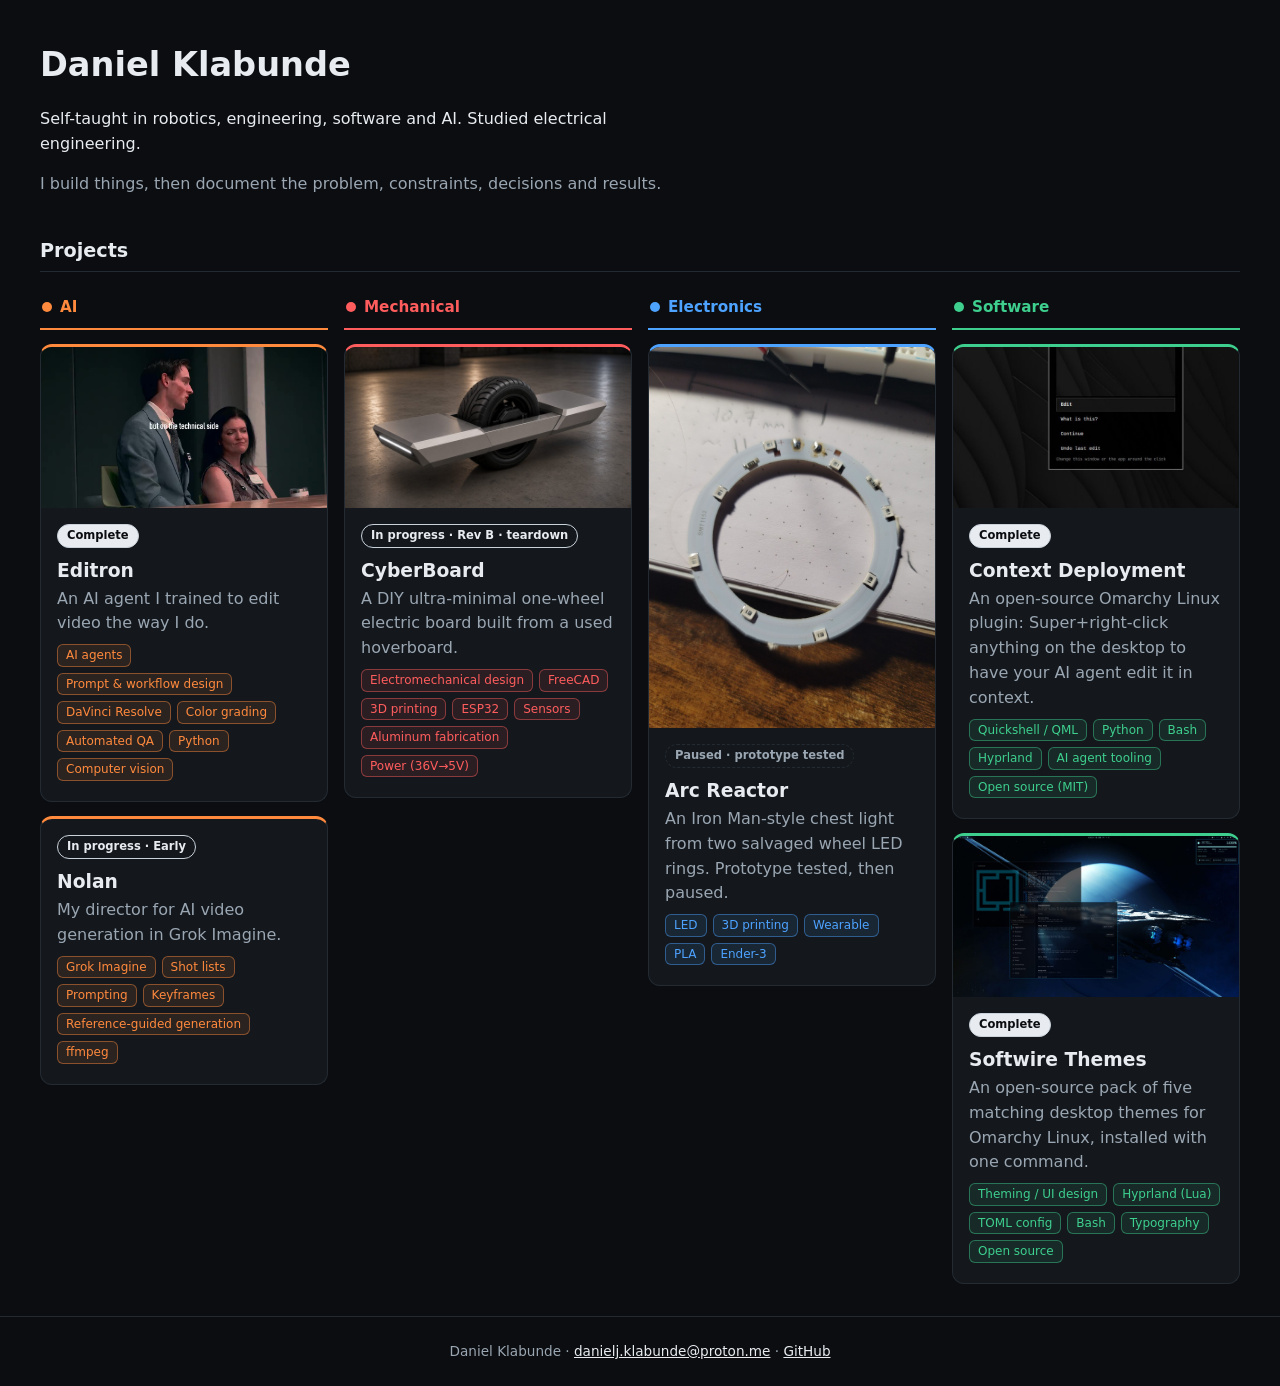
<file: index.html>
<!doctype html><html lang="en"><head><meta charset="utf-8"><meta name="viewport" content="width=device-width,initial-scale=1,viewport-fit=cover">
<title>Daniel Klabunde · Engineering Portfolio</title><link rel="stylesheet" href="style.css?v=20261123"></head><body class=""><main><header class="hero"><h1>Daniel Klabunde</h1><p>Self-taught in robotics, engineering, software and AI. Studied electrical engineering.</p><p class="muted">I build things, then document the problem, constraints, decisions and results.</p></header>
<h2>Projects</h2><div class="cols"><section class="col cat-ai"><h3 class="colh"><i></i>AI</h3><a class="card cat-ai" href="projects/editron/"><img src="assets/editron/featured.jpg" alt="" loading="lazy"><div class="cb"><span class="badge done">Complete</span><h3>Editron</h3><p>An AI agent I trained to edit video the way I do.</p><ul class="tags"><li>AI agents</li><li>Prompt &amp; workflow design</li><li>DaVinci Resolve</li><li>Color grading</li><li>Automated QA</li><li>Python</li><li>Computer vision</li></ul></div></a><a class="card cat-ai" href="projects/nolan/"><div class="cb"><span class="badge prog">In progress · Early</span><h3>Nolan</h3><p>My director for AI video generation in Grok Imagine.</p><ul class="tags"><li>Grok Imagine</li><li>Shot lists</li><li>Prompting</li><li>Keyframes</li><li>Reference-guided generation</li><li>ffmpeg</li></ul></div></a></section><section class="col cat-mechanical"><h3 class="colh"><i></i>Mechanical</h3><a class="card cat-mechanical" href="projects/cyberboard/"><img src="assets/cyberboard/concept-v6-front.jpg" alt="" loading="lazy"><div class="cb"><span class="badge prog">In progress · Rev B · teardown</span><h3>CyberBoard</h3><p>A DIY ultra-minimal one-wheel electric board built from a used hoverboard.</p><ul class="tags"><li>Electromechanical design</li><li>FreeCAD</li><li>3D printing</li><li>ESP32</li><li>Sensors</li><li>Aluminum fabrication</li><li>Power (36V→5V)</li></ul></div></a></section><section class="col cat-electrical"><h3 class="colh"><i></i>Electronics</h3><a class="card cat-electrical" href="projects/arc-reactor/"><img src="assets/arc-reactor/2026-11-18_led-ring_photo_v1.jpg" alt="" style="aspect-ratio:3/4;object-fit:cover" loading="lazy"><div class="cb"><span class="badge paused">Paused · prototype tested</span><h3>Arc Reactor</h3><p>An Iron Man-style chest light from two salvaged wheel LED rings. Prototype tested, then paused.</p><ul class="tags"><li>LED</li><li>3D printing</li><li>Wearable</li><li>PLA</li><li>Ender-3</li></ul></div></a></section><section class="col cat-software"><h3 class="colh"><i></i>Software</h3><a class="card cat-software" href="projects/context-deployment/"><img src="assets/context-deployment/screenshot.jpg" alt="" loading="lazy"><div class="cb"><span class="badge done">Complete</span><h3>Context Deployment</h3><p>An open-source Omarchy Linux plugin: Super+right-click anything on the desktop to have your AI agent edit it in context.</p><ul class="tags"><li>Quickshell / QML</li><li>Python</li><li>Bash</li><li>Hyprland</li><li>AI agent tooling</li><li>Open source (MIT)</li></ul></div></a><a class="card cat-software" href="projects/softwire/"><img src="assets/softwire/blue.jpg" alt="" loading="lazy"><div class="cb"><span class="badge done">Complete</span><h3>Softwire Themes</h3><p>An open-source pack of five matching desktop themes for Omarchy Linux, installed with one command.</p><ul class="tags"><li>Theming / UI design</li><li>Hyprland (Lua)</li><li>TOML config</li><li>Bash</li><li>Typography</li><li>Open source</li></ul></div></a></section></div></main>
<footer><span class="who">Daniel Klabunde</span><span class="sep"> · </span><a href="mailto:danielj.klabunde@proton.me">danielj.klabunde@proton.me</a><span class="sep"> · </span><a href="https://github.com/Pillartheman1">GitHub</a></footer></body></html>
</file>
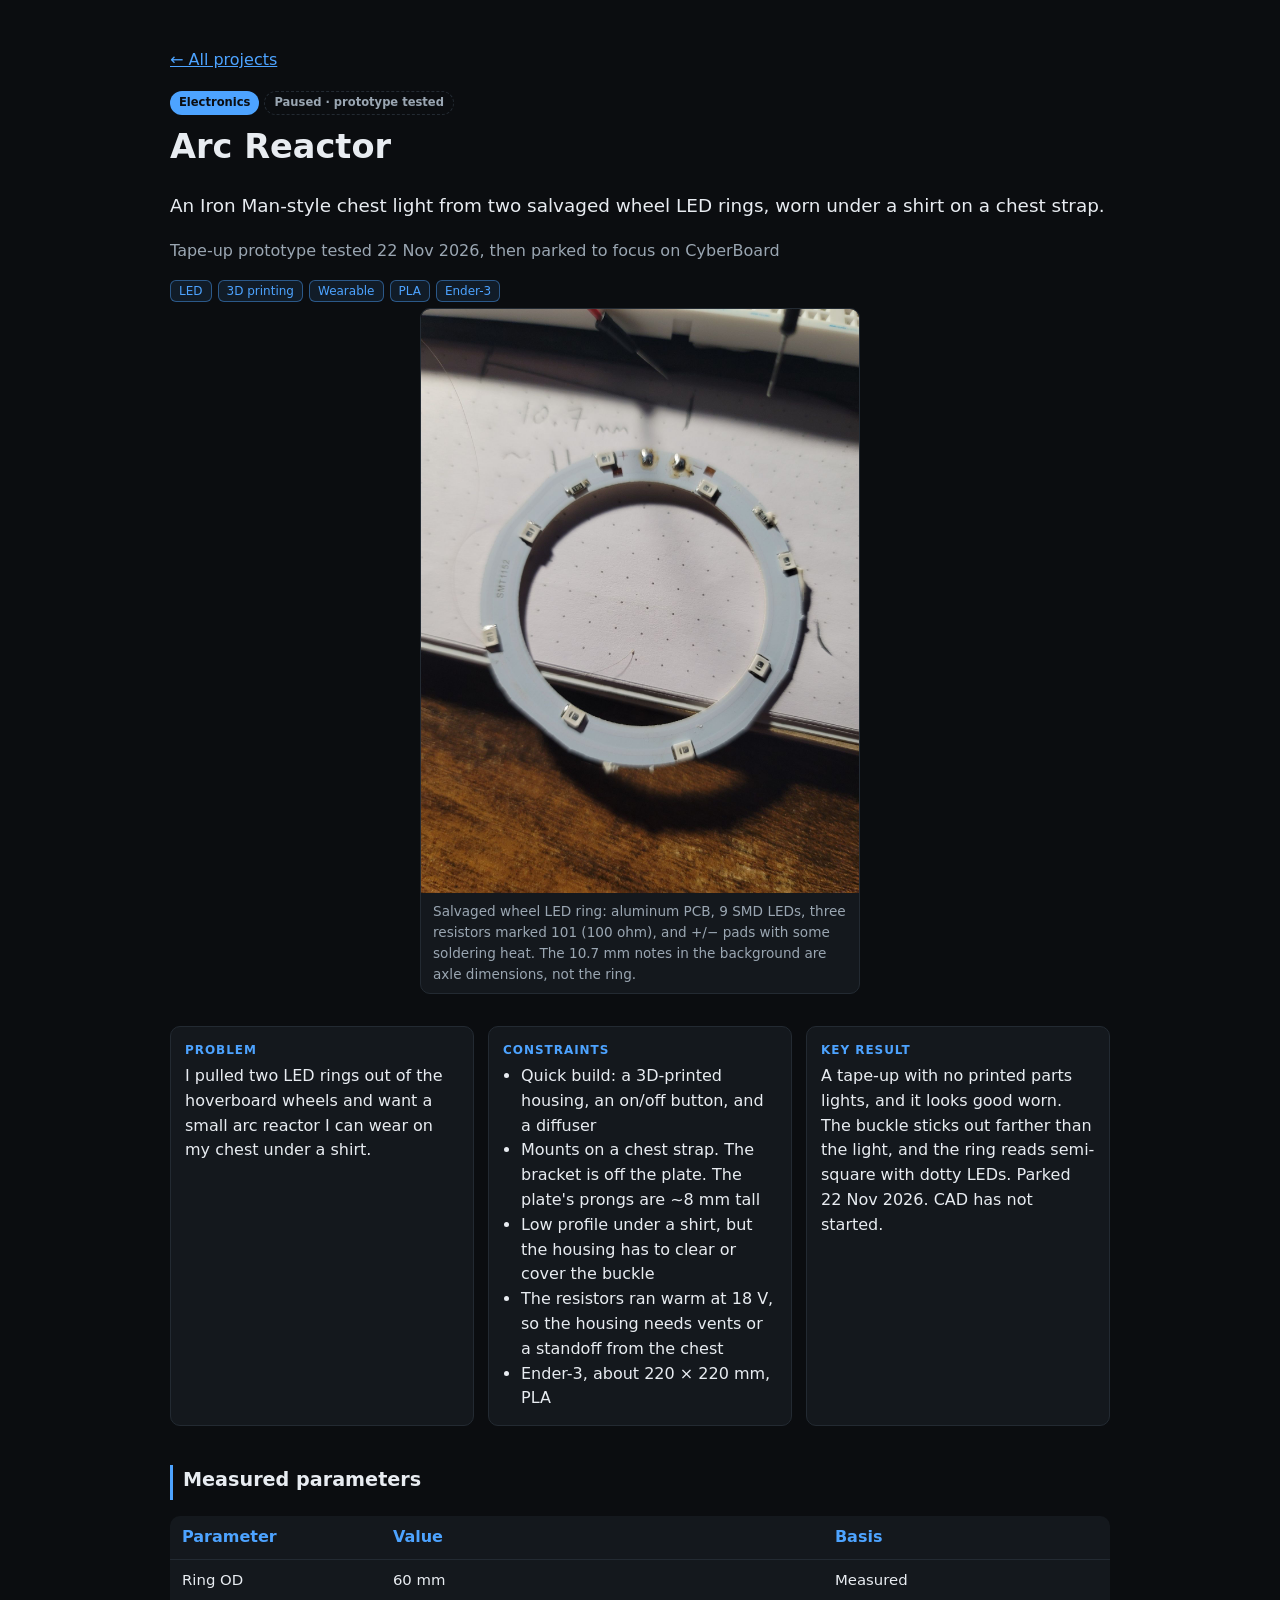
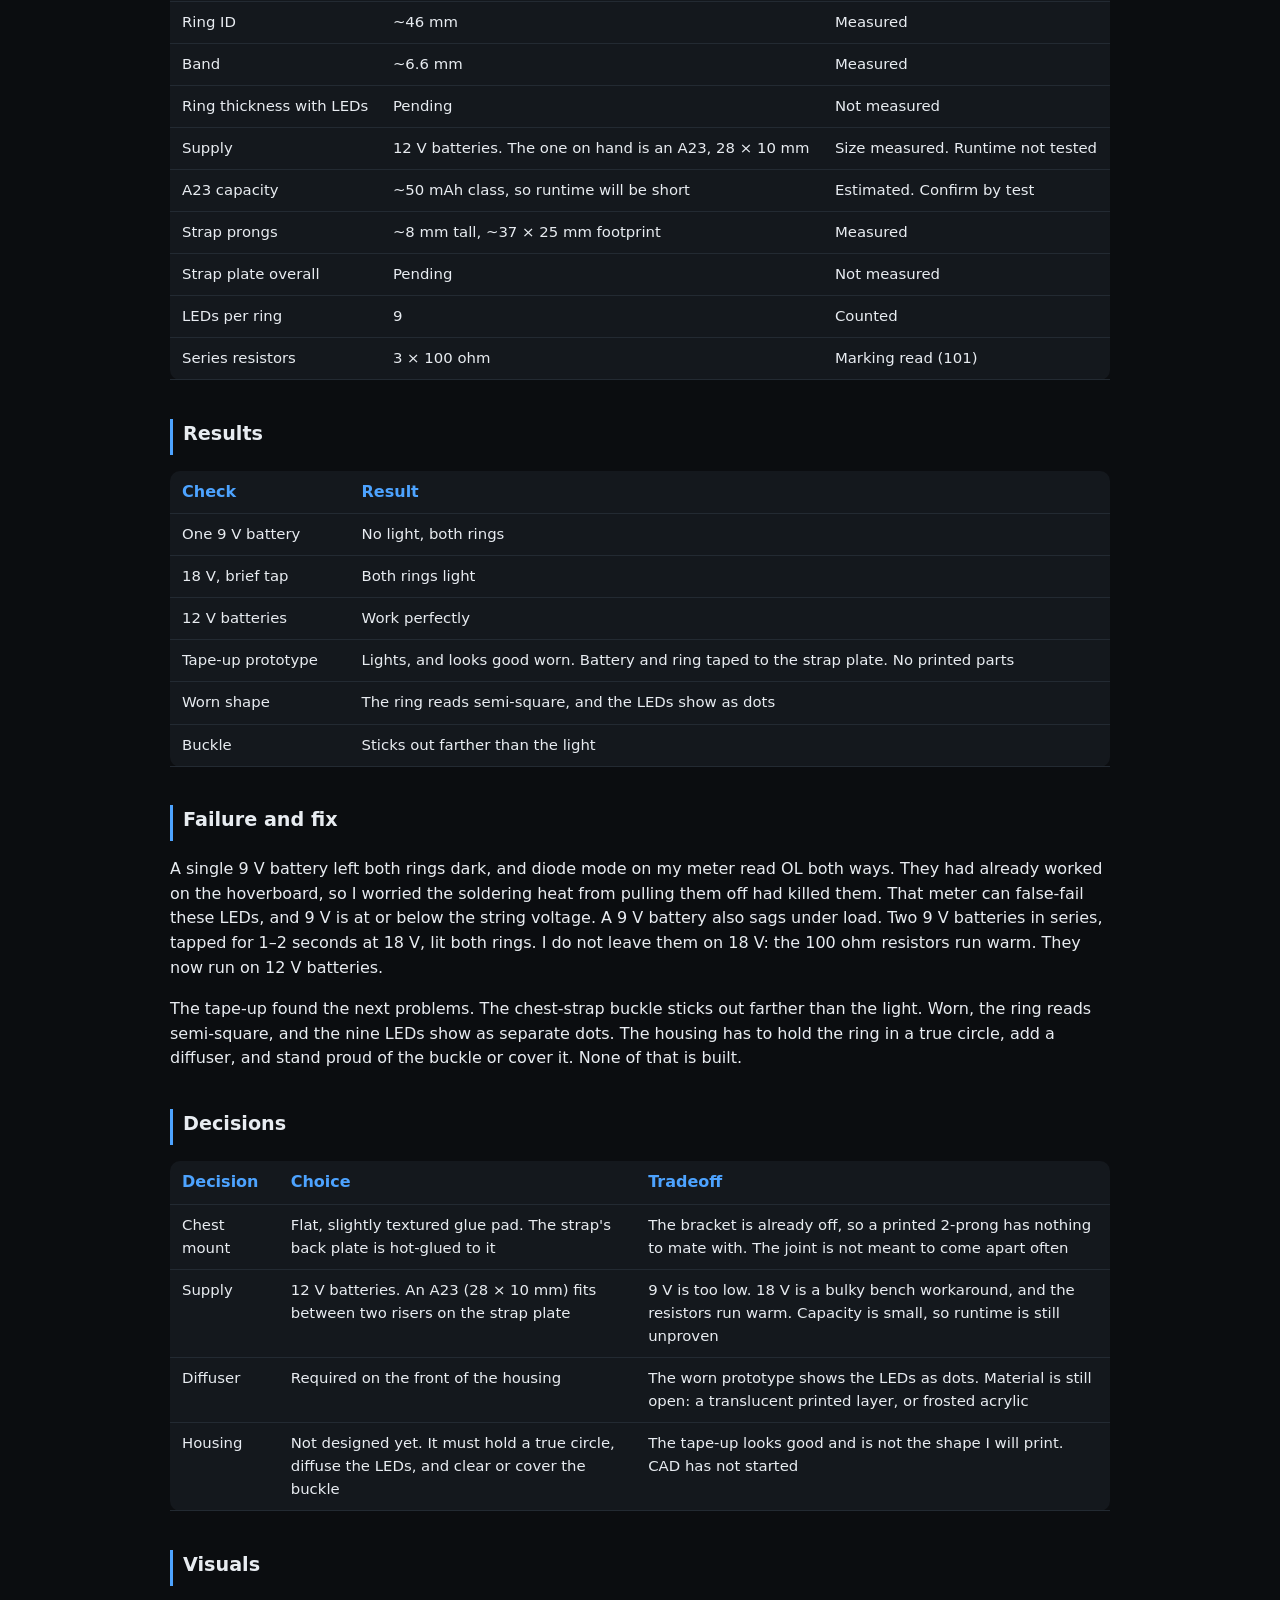
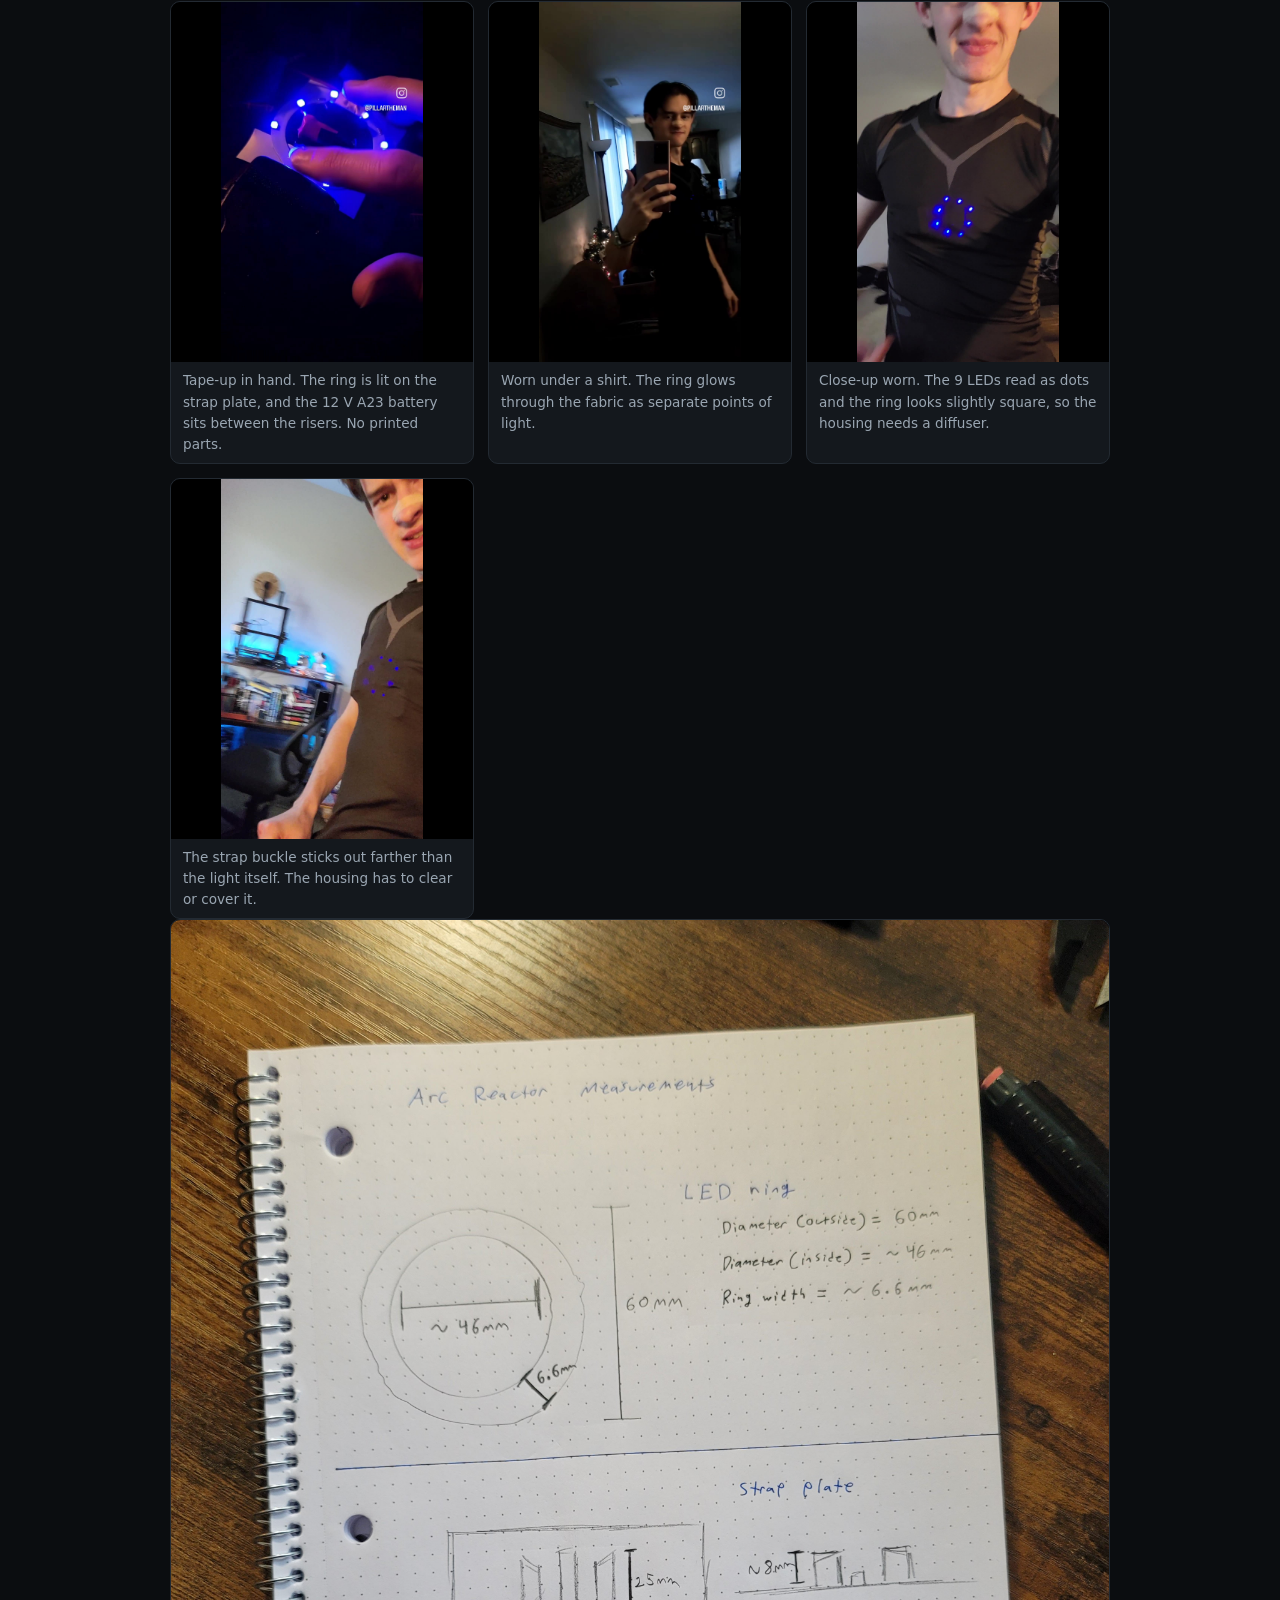
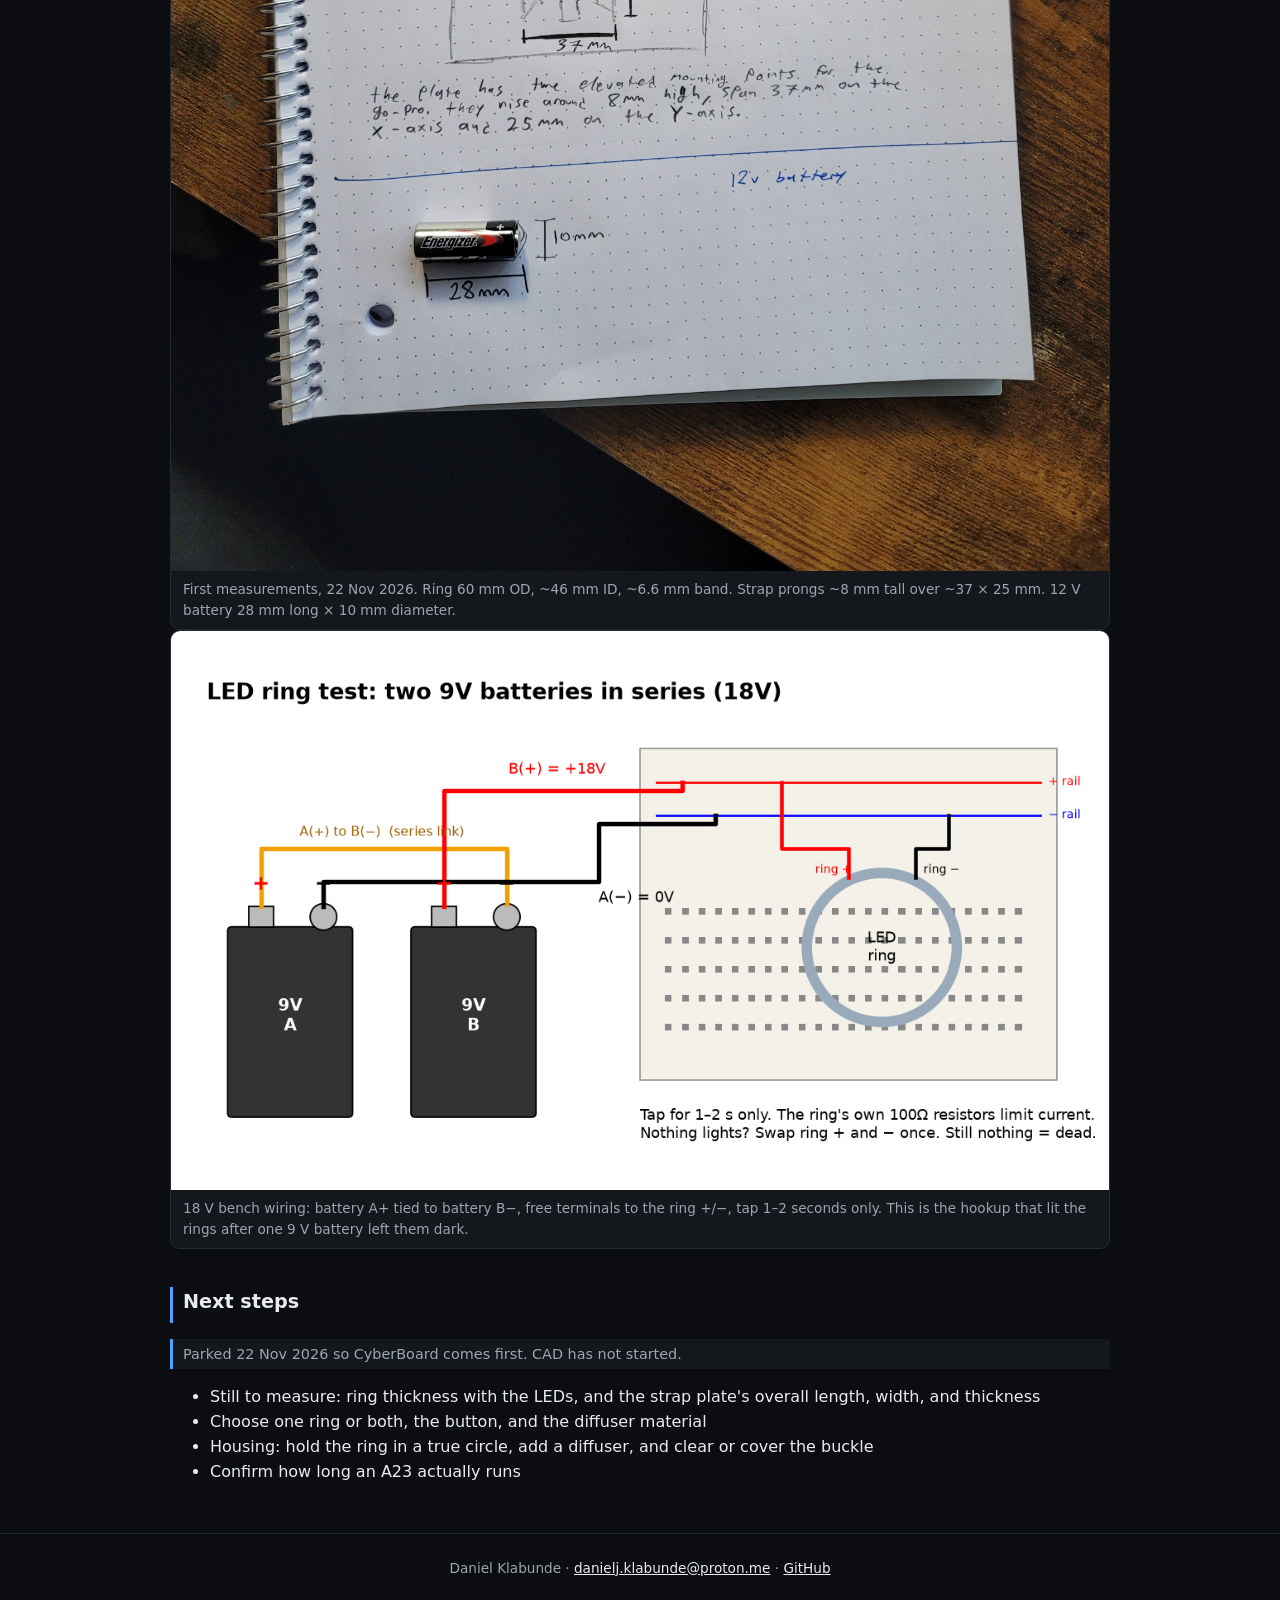
<file: projects/arc-reactor/index.html>
<!doctype html>
<html lang="en">
<head>
<meta charset="utf-8">
<meta name="viewport" content="width=device-width,initial-scale=1,viewport-fit=cover">
<title>Arc Reactor · Daniel Klabunde</title>
<link rel="stylesheet" href="../../style.css?v=20261123">
</head>
<body class="cat-electrical">
<main>
<p class="navline"><a href="../../">← All projects</a></p>
<header>
<span class="cat">Electronics</span> <span class="badge paused">Paused · prototype tested</span>
<h1>Arc Reactor</h1>
<p class="lead">An Iron Man-style chest light from two salvaged wheel LED rings, worn under a shirt on a chest strap.</p>
<p class="muted">Tape-up prototype tested 22 Nov 2026, then parked to focus on CyberBoard</p>
<ul class="tags"><li>LED</li><li>3D printing</li><li>Wearable</li><li>PLA</li><li>Ender-3</li></ul>
</header>
<!-- Video: no footage yet. A teammate will add a blue-themed demo in this spot, using the same player as the other projects:
<figure class="demo"><video controls preload="metadata" playsinline poster="../../assets/arc-reactor/arc-reactor-demo-poster.jpg" style="width:100%;height:auto;display:block;background:#000;border-radius:8px"><source src="../../assets/arc-reactor/arc-reactor-demo.mp4" type="video/mp4"></video><figcaption></figcaption></figure>
-->
<figure class="demo" style="max-width:440px;margin-left:auto;margin-right:auto"><img src="../../assets/arc-reactor/2026-11-18_led-ring_photo_v1.jpg" alt="Salvaged wheel LED ring on a notebook: aluminum PCB, nine SMD LEDs, three resistors, and soldered plus and minus pads" style="width:100%;height:auto;max-height:none;object-fit:contain"><figcaption>Salvaged wheel LED ring: aluminum PCB, 9 SMD LEDs, three resistors marked 101 (100 ohm), and +/− pads with some soldering heat. The 10.7 mm notes in the background are axle dimensions, not the ring.</figcaption></figure>
<section class="glance">
<div><h4>Problem</h4><p>I pulled two LED rings out of the hoverboard wheels and want a small arc reactor I can wear on my chest under a shirt.</p></div>
<div><h4>Constraints</h4><ul>
<li>Quick build: a 3D-printed housing, an on/off button, and a diffuser</li>
<li>Mounts on a chest strap. The bracket is off the plate. The plate's prongs are ~8 mm tall</li>
<li>Low profile under a shirt, but the housing has to clear or cover the buckle</li>
<li>The resistors ran warm at 18 V, so the housing needs vents or a standoff from the chest</li>
<li>Ender-3, about 220 × 220 mm, PLA</li>
</ul></div>
<div><h4>Key result</h4><p>A tape-up with no printed parts lights, and it looks good worn. The buckle sticks out farther than the light, and the ring reads semi-square with dotty LEDs. Parked 22 Nov 2026. CAD has not started.</p></div>
</section>
<h2>Measured parameters</h2>
<div class="tw"><table>
<tr><th>Parameter</th><th>Value</th><th>Basis</th></tr>
<tr><td>Ring OD</td><td>60 mm</td><td>Measured</td></tr>
<tr><td>Ring ID</td><td>~46 mm</td><td>Measured</td></tr>
<tr><td>Band</td><td>~6.6 mm</td><td>Measured</td></tr>
<tr><td>Ring thickness with LEDs</td><td>Pending</td><td>Not measured</td></tr>
<tr><td>Supply</td><td>12 V batteries. The one on hand is an A23, 28 × 10 mm</td><td>Size measured. Runtime not tested</td></tr>
<tr><td>A23 capacity</td><td>~50 mAh class, so runtime will be short</td><td>Estimated. Confirm by test</td></tr>
<tr><td>Strap prongs</td><td>~8 mm tall, ~37 × 25 mm footprint</td><td>Measured</td></tr>
<tr><td>Strap plate overall</td><td>Pending</td><td>Not measured</td></tr>
<tr><td>LEDs per ring</td><td>9</td><td>Counted</td></tr>
<tr><td>Series resistors</td><td>3 × 100 ohm</td><td>Marking read (101)</td></tr>
</table></div>
<h2>Results</h2>
<div class="tw"><table>
<tr><th>Check</th><th>Result</th></tr>
<tr><td>One 9 V battery</td><td>No light, both rings</td></tr>
<tr><td>18 V, brief tap</td><td>Both rings light</td></tr>
<tr><td>12 V batteries</td><td>Work perfectly</td></tr>
<tr><td>Tape-up prototype</td><td>Lights, and looks good worn. Battery and ring taped to the strap plate. No printed parts</td></tr>
<tr><td>Worn shape</td><td>The ring reads semi-square, and the LEDs show as dots</td></tr>
<tr><td>Buckle</td><td>Sticks out farther than the light</td></tr>
</table></div>
<h2>Failure and fix</h2>
<p>A single 9 V battery left both rings dark, and diode mode on my meter read OL both ways. They had already worked on the hoverboard, so I worried the soldering heat from pulling them off had killed them. That meter can false-fail these LEDs, and 9 V is at or below the string voltage. A 9 V battery also sags under load. Two 9 V batteries in series, tapped for 1–2 seconds at 18 V, lit both rings. I do not leave them on 18 V: the 100 ohm resistors run warm. They now run on 12 V batteries.</p>
<p>The tape-up found the next problems. The chest-strap buckle sticks out farther than the light. Worn, the ring reads semi-square, and the nine LEDs show as separate dots. The housing has to hold the ring in a true circle, add a diffuser, and stand proud of the buckle or cover it. None of that is built.</p>
<h2>Decisions</h2>
<div class="tw"><table>
<tr><th>Decision</th><th>Choice</th><th>Tradeoff</th></tr>
<tr><td>Chest mount</td><td>Flat, slightly textured glue pad. The strap's back plate is hot-glued to it</td><td>The bracket is already off, so a printed 2-prong has nothing to mate with. The joint is not meant to come apart often</td></tr>
<tr><td>Supply</td><td>12 V batteries. An A23 (28 × 10 mm) fits between two risers on the strap plate</td><td>9 V is too low. 18 V is a bulky bench workaround, and the resistors run warm. Capacity is small, so runtime is still unproven</td></tr>
<tr><td>Diffuser</td><td>Required on the front of the housing</td><td>The worn prototype shows the LEDs as dots. Material is still open: a translucent printed layer, or frosted acrylic</td></tr>
<tr><td>Housing</td><td>Not designed yet. It must hold a true circle, diffuse the LEDs, and clear or cover the buckle</td><td>The tape-up looks good and is not the shape I will print. CAD has not started</td></tr>
</table></div>
<h2>Visuals</h2>
<div class="media">
<figure><img src="../../assets/arc-reactor/2026-11-22_prototype-plate-lit_photo_v1.jpg" alt="Tape-up prototype in hand. The LED ring is lit blue on the chest-strap plate, with the 12 V battery taped between the plate risers" loading="lazy"><figcaption>Tape-up in hand. The ring is lit on the strap plate, and the 12 V A23 battery sits between the risers. No printed parts.</figcaption></figure>
<figure><img src="../../assets/arc-reactor/2026-11-22_prototype-worn-mirror_photo_v1.jpg" alt="Mirror shot of the prototype worn under a black shirt, the ring glowing through the fabric" loading="lazy"><figcaption>Worn under a shirt. The ring glows through the fabric as separate points of light.</figcaption></figure>
<figure><img src="../../assets/arc-reactor/2026-11-22_prototype-worn-closeup_photo_v1.jpg" alt="Close-up of the worn prototype, nine LEDs showing as distinct dots" loading="lazy"><figcaption>Close-up worn. The 9 LEDs read as dots and the ring looks slightly square, so the housing needs a diffuser.</figcaption></figure>
<figure><img src="../../assets/arc-reactor/2026-11-22_buckle-protrusion_photo_v1.jpg" alt="The chest-strap buckle under the shirt, sticking out farther than the light" loading="lazy"><figcaption>The strap buckle sticks out farther than the light itself. The housing has to clear or cover it.</figcaption></figure>
</div>
<figure><img src="../../assets/arc-reactor/2026-11-22_measurements_sketch_v1.jpg" alt="Hand-measured sheet: LED ring 60 mm outside, about 46 mm inside, about 6.6 mm band; strap prongs about 8 mm tall over 37 by 25 mm; 12 V battery 28 by 10 mm" style="width:100%;height:auto;max-height:none;object-fit:contain" loading="lazy"><figcaption>First measurements, 22 Nov 2026. Ring 60 mm OD, ~46 mm ID, ~6.6 mm band. Strap prongs ~8 mm tall over ~37 × 25 mm. 12 V battery 28 mm long × 10 mm diameter.</figcaption></figure>
<figure><img src="../../assets/arc-reactor/2026-11-18_led-ring-18v-test_diagram_v1.png" alt="Diagram of two 9 V batteries wired in series to an LED ring for a one to two second 18 V tap" style="width:100%;height:auto;max-height:none;object-fit:contain" loading="lazy"><figcaption>18 V bench wiring: battery A+ tied to battery B−, free terminals to the ring +/−, tap 1–2 seconds only. This is the hookup that lit the rings after one 9 V battery left them dark.</figcaption></figure>
<h2>Next steps</h2>
<p class="note">Parked 22 Nov 2026 so CyberBoard comes first. CAD has not started.</p>
<ul>
<li>Still to measure: ring thickness with the LEDs, and the strap plate's overall length, width, and thickness</li>
<li>Choose one ring or both, the button, and the diffuser material</li>
<li>Housing: hold the ring in a true circle, add a diffuser, and clear or cover the buckle</li>
<li>Confirm how long an A23 actually runs</li>
</ul>
</main>
<footer><span class="who">Daniel Klabunde</span><span class="sep"> · </span><a href="mailto:danielj.klabunde@proton.me">danielj.klabunde@proton.me</a><span class="sep"> · </span><a href="https://github.com/Pillartheman1">GitHub</a></footer>
</body>
</html>
</file>
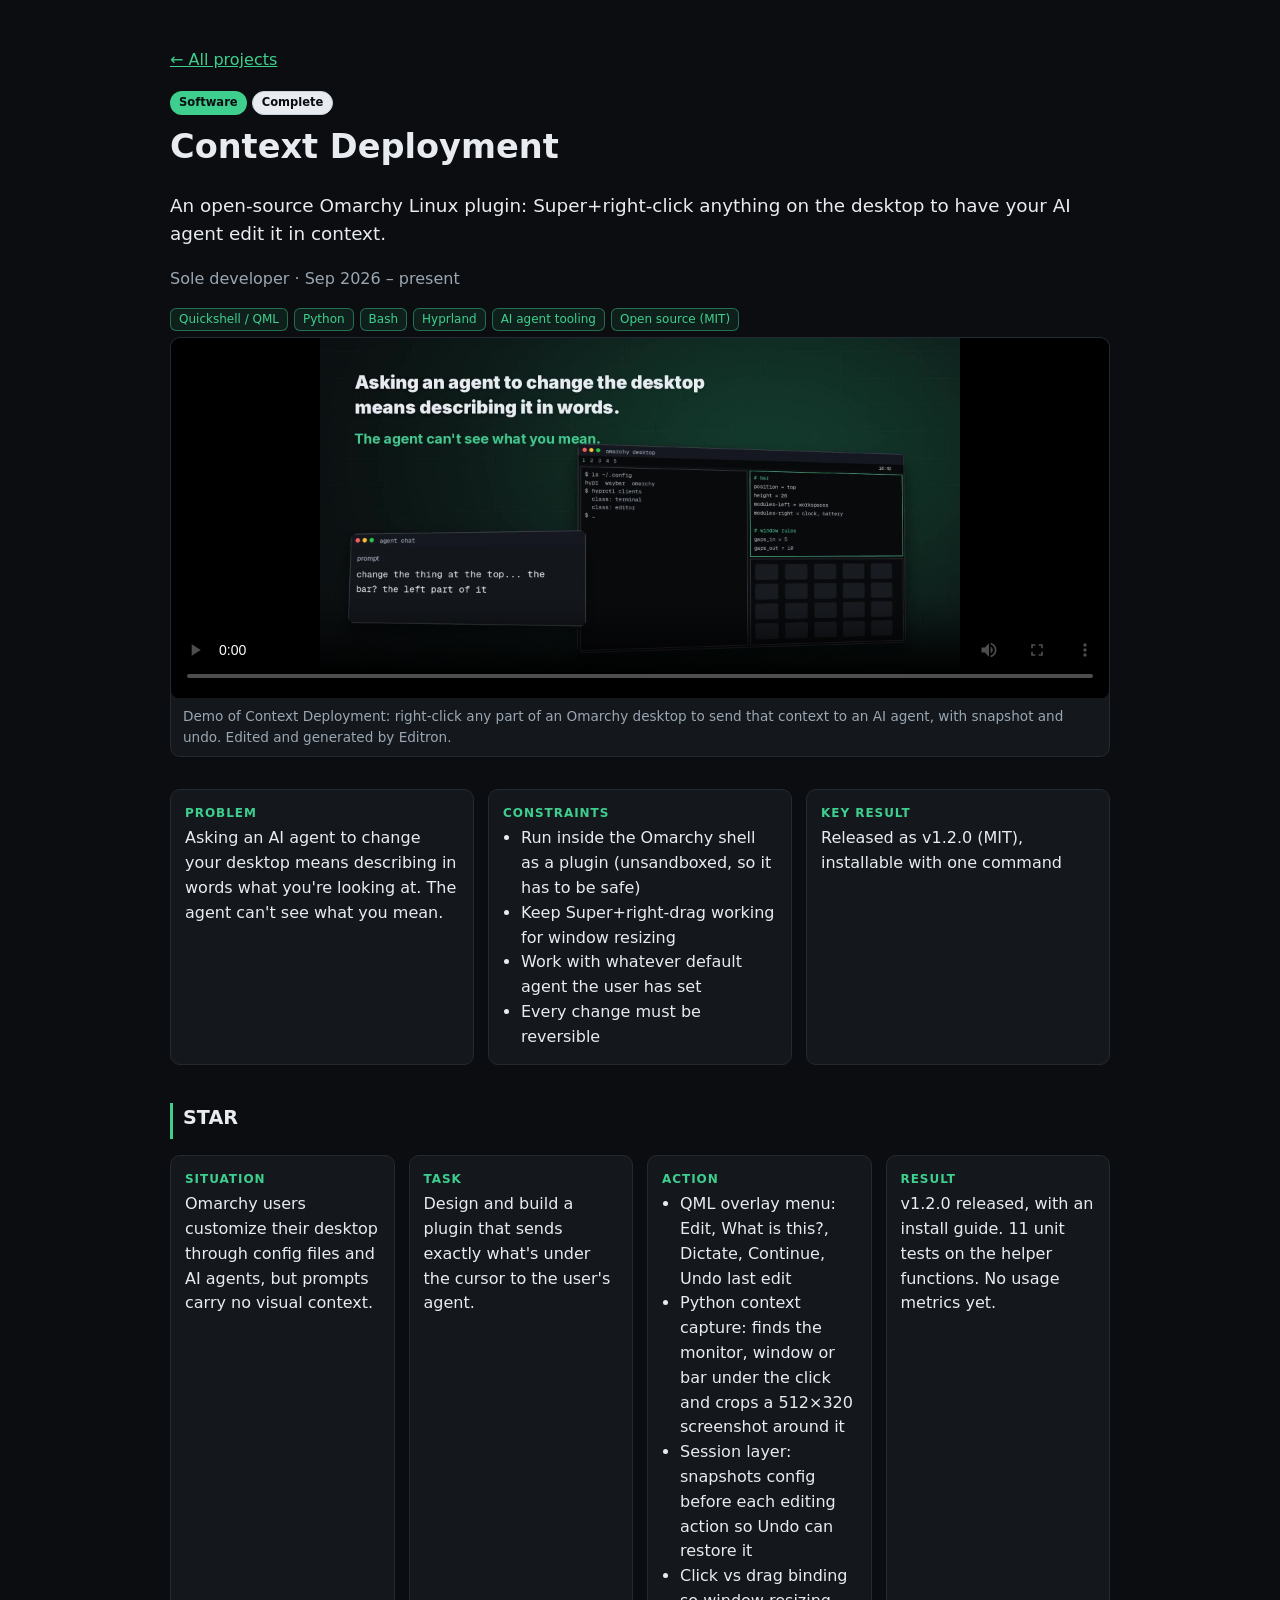
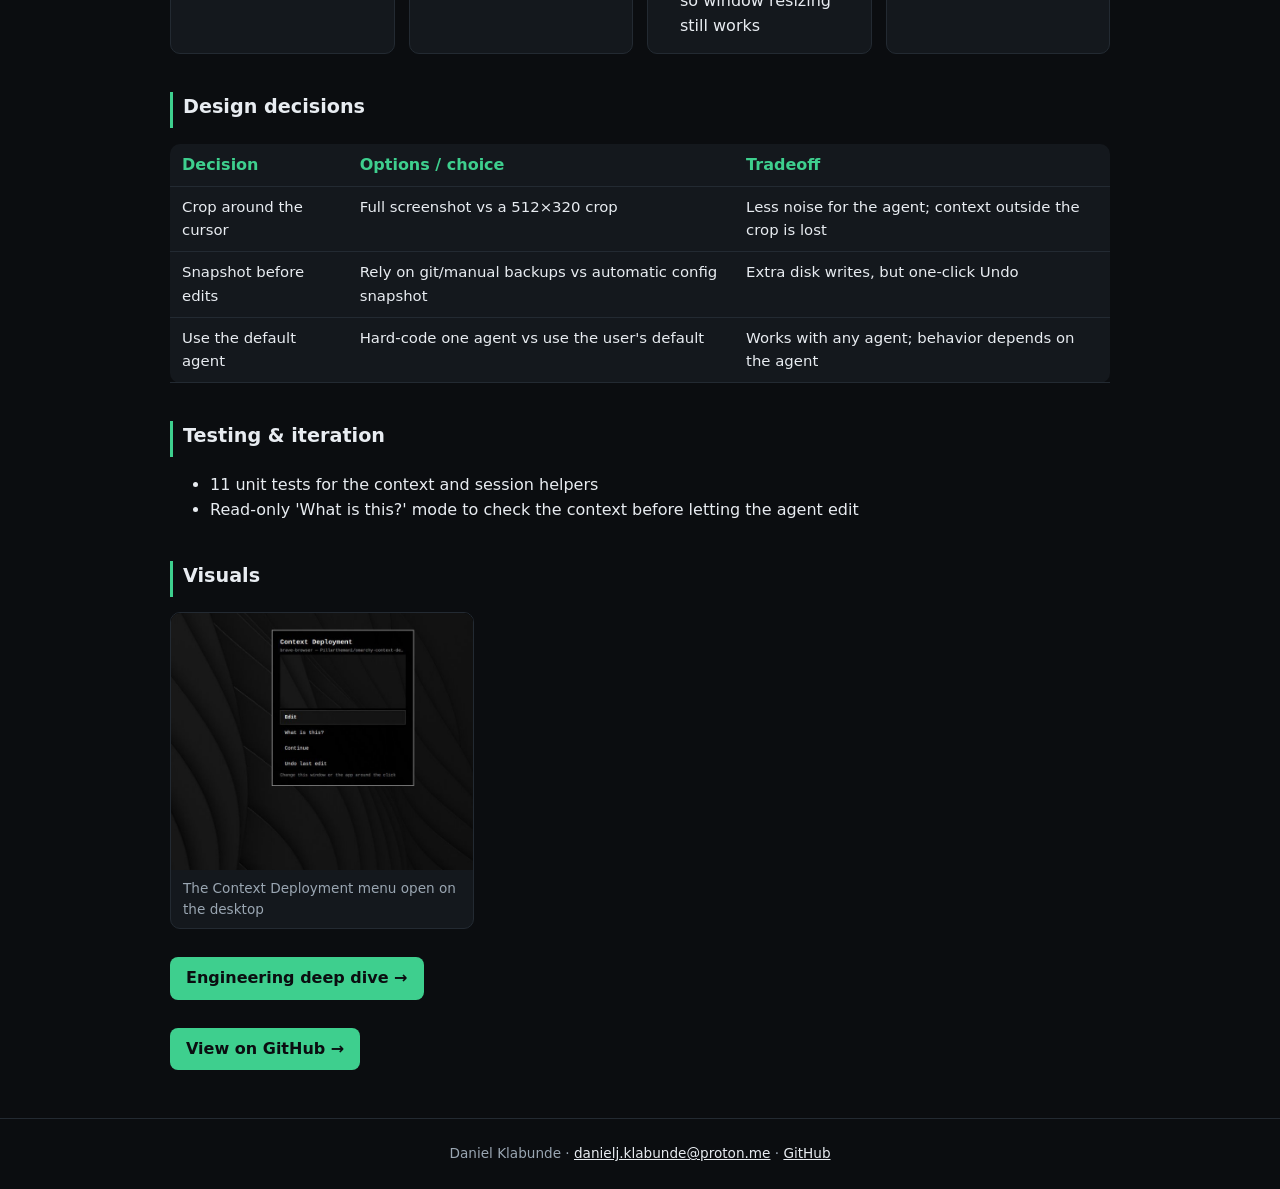
<file: projects/context-deployment/index.html>
<!doctype html><html lang="en"><head><meta charset="utf-8"><meta name="viewport" content="width=device-width,initial-scale=1,viewport-fit=cover">
<title>Context Deployment · Daniel Klabunde</title><link rel="stylesheet" href="../../style.css?v=202611210230"></head><body class="cat-software"><main><p class="navline"><a href="../../">← All projects</a></p><header><span class="cat">Software</span> <span class="badge done">Complete</span><h1>Context Deployment</h1><p class="lead">An open-source Omarchy Linux plugin: Super+right-click anything on the desktop to have your AI agent edit it in context.</p>
<p class="muted">Sole developer · Sep 2026 – present</p><ul class="tags"><li>Quickshell / QML</li><li>Python</li><li>Bash</li><li>Hyprland</li><li>AI agent tooling</li><li>Open source (MIT)</li></ul></header><figure class="demo"><video controls preload="metadata" playsinline poster="../../assets/context-deployment/context-demo-poster.jpg" style="width:100%;height:auto;display:block;background:#000;border-radius:8px"><source src="../../assets/context-deployment/context-demo.mp4" type="video/mp4"></video><figcaption>Demo of Context Deployment: right-click any part of an Omarchy desktop to send that context to an AI agent, with snapshot and undo. Edited and generated by Editron.</figcaption></figure>
<section class="glance"><div><h4>Problem</h4><p>Asking an AI agent to change your desktop means describing in words what you&#x27;re looking at. The agent can&#x27;t see what you mean.</p></div><div><h4>Constraints</h4><ul><li>Run inside the Omarchy shell as a plugin (unsandboxed, so it has to be safe)</li><li>Keep Super+right-drag working for window resizing</li><li>Work with whatever default agent the user has set</li><li>Every change must be reversible</li></ul></div><div><h4>Key result</h4><p>Released as v1.2.0 (MIT), installable with one command</p></div></section>
<h2>STAR</h2><section class="star"><div class="st"><h4>Situation</h4><p>Omarchy users customize their desktop through config files and AI agents, but prompts carry no visual context.</p></div><div class="st"><h4>Task</h4><p>Design and build a plugin that sends exactly what&#x27;s under the cursor to the user&#x27;s agent.</p></div><div class="st"><h4>Action</h4><ul><li>QML overlay menu: Edit, What is this?, Dictate, Continue, Undo last edit</li><li>Python context capture: finds the monitor, window or bar under the click and crops a 512×320 screenshot around it</li><li>Session layer: snapshots config before each editing action so Undo can restore it</li><li>Click vs drag binding so window resizing still works</li></ul></div><div class="st"><h4>Result</h4><p>v1.2.0 released, with an install guide. 11 unit tests on the helper functions. No usage metrics yet.</p></div></section>
<h2>Design decisions</h2><div class="tw"><table><tr><th>Decision</th><th>Options / choice</th><th>Tradeoff</th></tr><tr><td>Crop around the cursor</td><td>Full screenshot vs a 512×320 crop</td><td>Less noise for the agent; context outside the crop is lost</td></tr><tr><td>Snapshot before edits</td><td>Rely on git/manual backups vs automatic config snapshot</td><td>Extra disk writes, but one-click Undo</td></tr><tr><td>Use the default agent</td><td>Hard-code one agent vs use the user&#x27;s default</td><td>Works with any agent; behavior depends on the agent</td></tr></table></div>
<h2>Testing &amp; iteration</h2><ul><li>11 unit tests for the context and session helpers</li><li>Read-only &#x27;What is this?&#x27; mode to check the context before letting the agent edit</li></ul>
<h2>Visuals</h2><div class="media"><figure><img src="../../assets/context-deployment/screenshot.jpg" alt="The Context Deployment menu open on the desktop" loading="lazy"><figcaption>The Context Deployment menu open on the desktop</figcaption></figure></div>
<p><a class="btn" href="details/">Engineering deep dive →</a></p><p><a class="btn" href="https://github.com/Pillartheman1/omarchy-context-deployment">View on GitHub →</a></p></main>
<footer><span class="who">Daniel Klabunde</span><span class="sep"> · </span><a href="mailto:danielj.klabunde@proton.me">danielj.klabunde@proton.me</a><span class="sep"> · </span><a href="https://github.com/Pillartheman1">GitHub</a></footer></body></html>
</file>
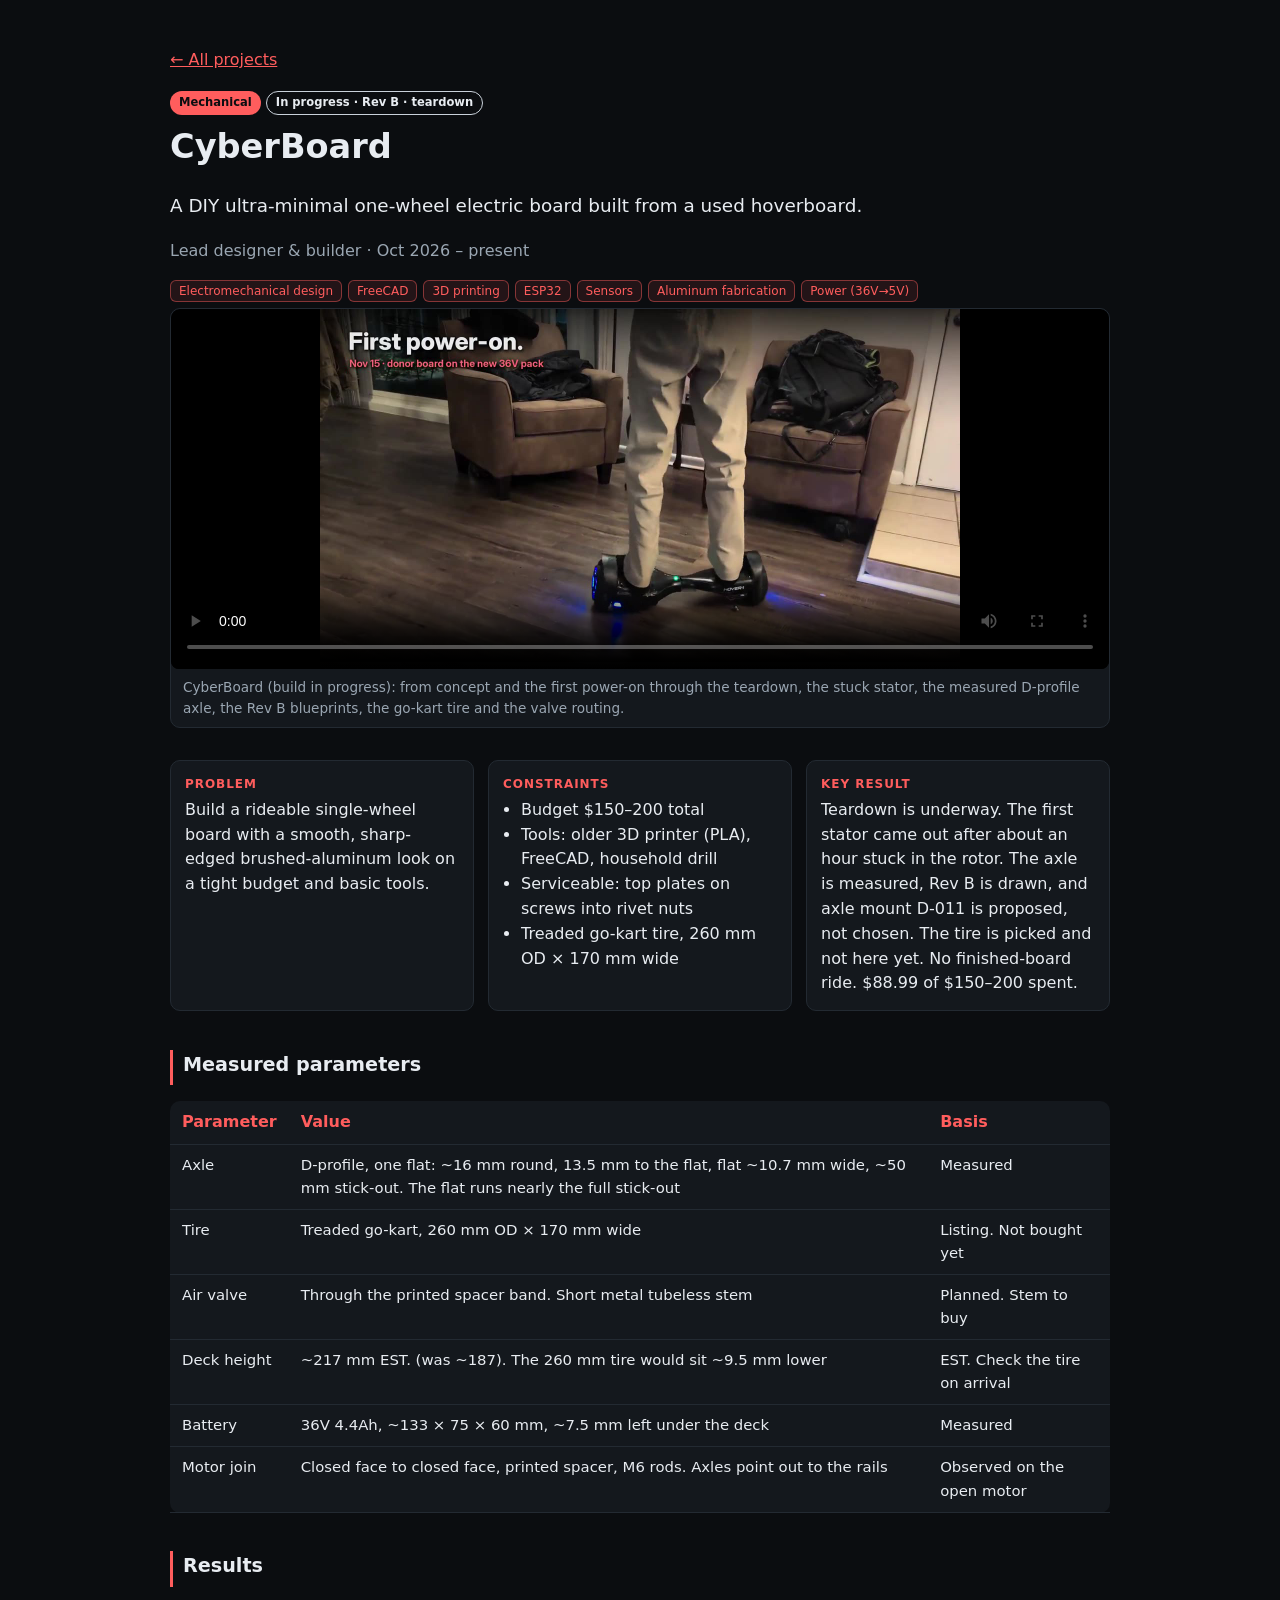
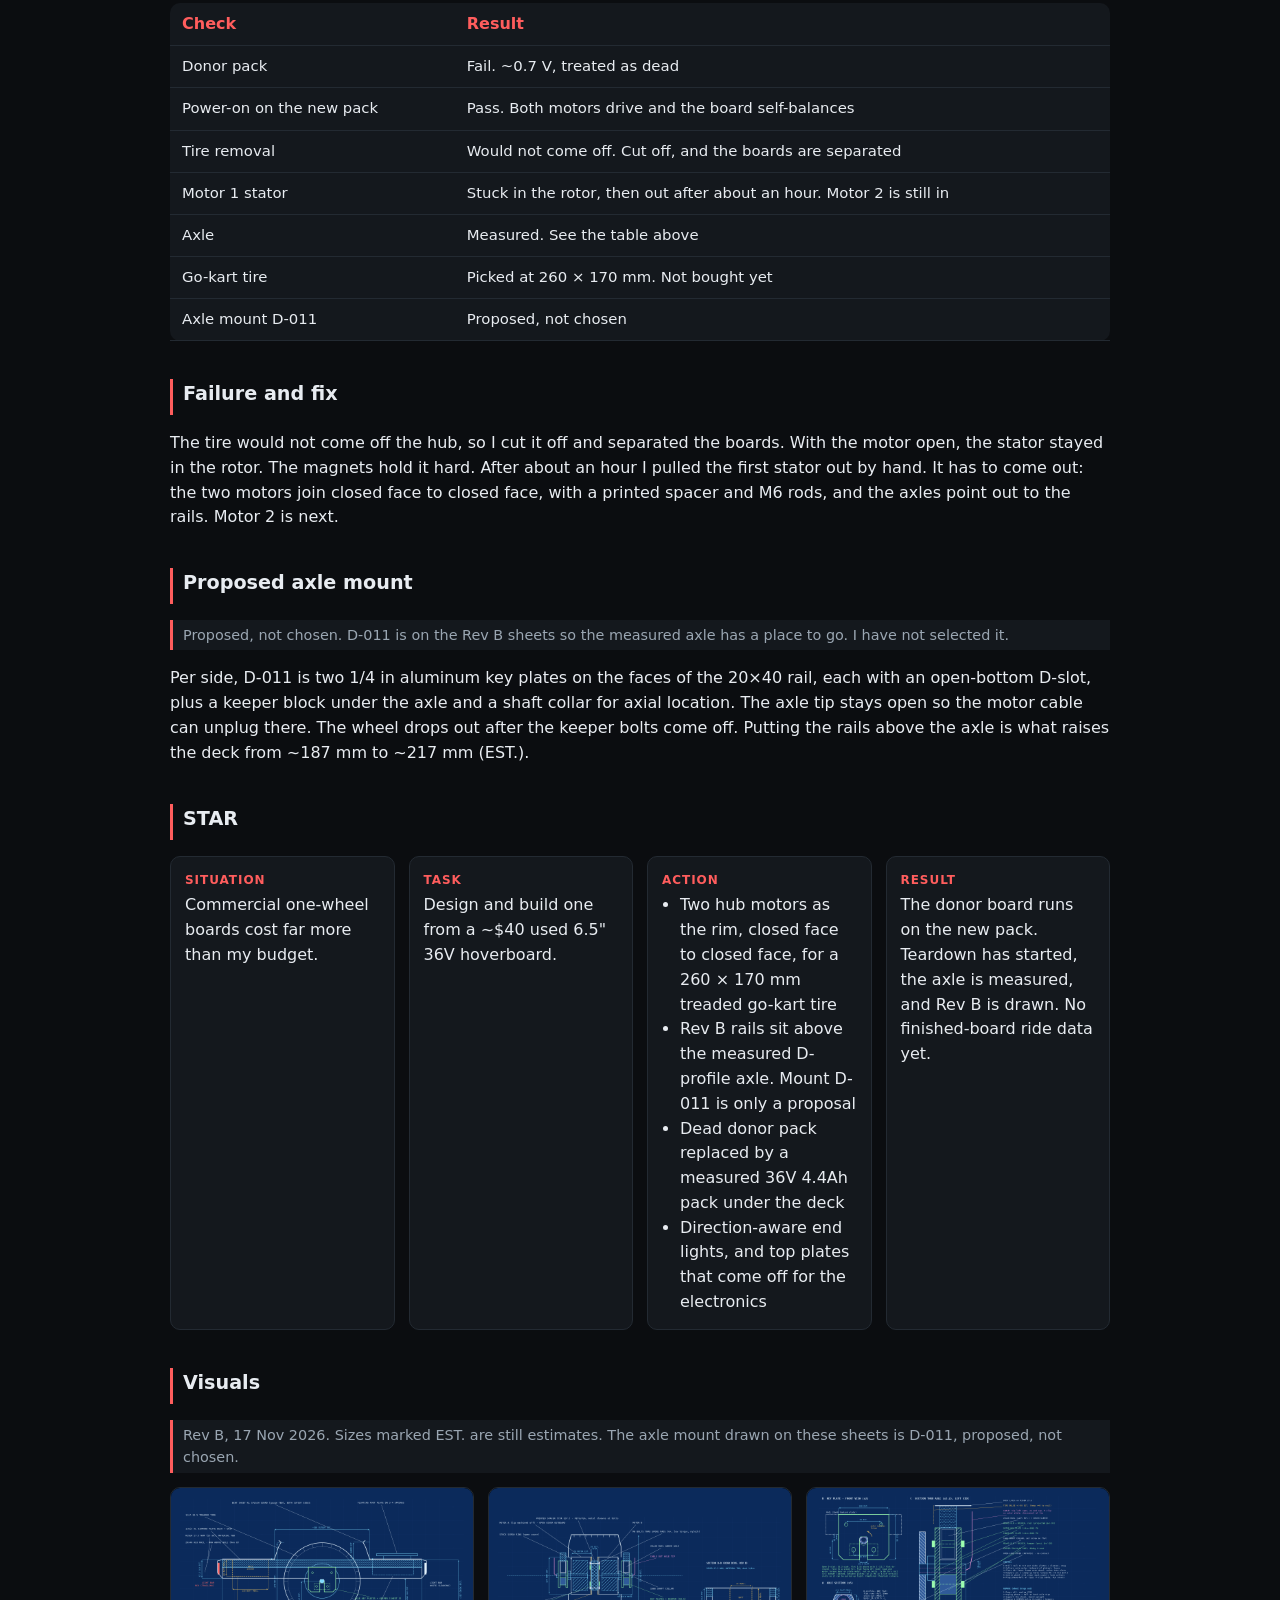
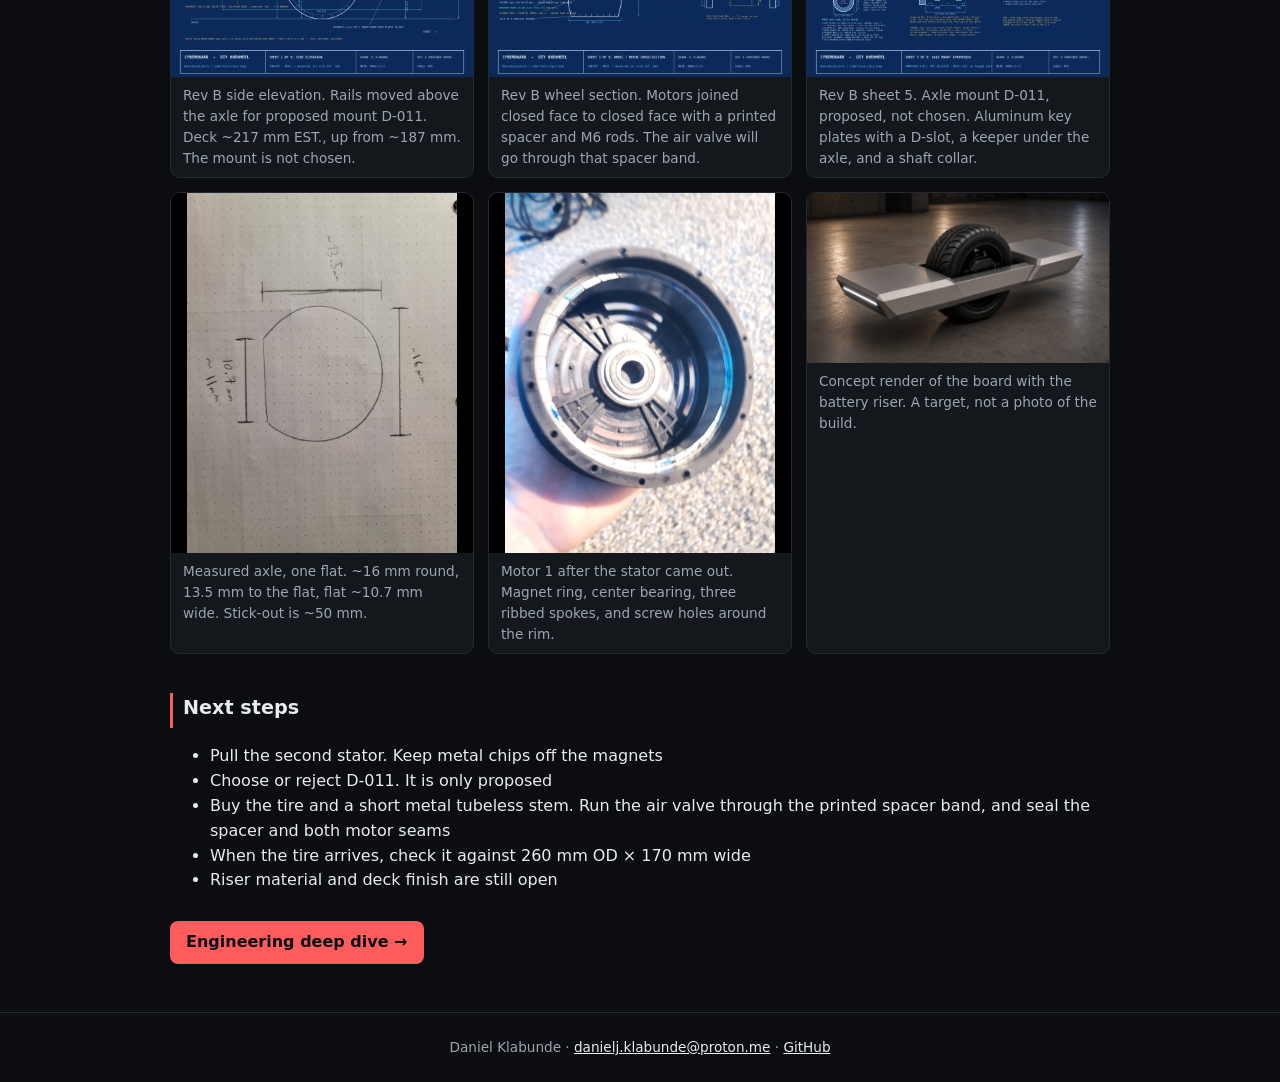
<file: projects/cyberboard/index.html>
<!doctype html>
<html lang="en">
<head>
<meta charset="utf-8">
<meta name="viewport" content="width=device-width,initial-scale=1,viewport-fit=cover">
<title>CyberBoard · Daniel Klabunde</title>
<link rel="stylesheet" href="../../style.css?v=20261123">
</head>
<body class="cat-mechanical">
<main>
<p class="navline"><a href="../../">← All projects</a></p>
<header>
<span class="cat">Mechanical</span> <span class="badge prog">In progress · Rev B · teardown</span>
<h1>CyberBoard</h1>
<p class="lead">A DIY ultra-minimal one-wheel electric board built from a used hoverboard.</p>
<p class="muted">Lead designer &amp; builder · Oct 2026 – present</p>
<ul class="tags"><li>Electromechanical design</li><li>FreeCAD</li><li>3D printing</li><li>ESP32</li><li>Sensors</li><li>Aluminum fabrication</li><li>Power (36V→5V)</li></ul>
</header>
<figure class="demo"><video controls preload="metadata" playsinline poster="../../assets/cyberboard/cyberboard-demo-poster.jpg?v=20261123" style="width:100%;height:auto;display:block;background:#000;border-radius:8px"><source src="../../assets/cyberboard/cyberboard-demo.mp4?v=20261123" type="video/mp4"></video><figcaption>CyberBoard (build in progress): from concept and the first power-on through the teardown, the stuck stator, the measured D-profile axle, the Rev B blueprints, the go-kart tire and the valve routing.</figcaption></figure>
<section class="glance">
<div><h4>Problem</h4><p>Build a rideable single-wheel board with a smooth, sharp-edged brushed-aluminum look on a tight budget and basic tools.</p></div>
<div><h4>Constraints</h4><ul><li>Budget $150–200 total</li><li>Tools: older 3D printer (PLA), FreeCAD, household drill</li><li>Serviceable: top plates on screws into rivet nuts</li><li>Treaded go-kart tire, 260 mm OD × 170 mm wide</li></ul></div>
<div><h4>Key result</h4><p>Teardown is underway. The first stator came out after about an hour stuck in the rotor. The axle is measured, Rev B is drawn, and axle mount D-011 is proposed, not chosen. The tire is picked and not here yet. No finished-board ride. $88.99 of $150–200 spent.</p></div>
</section>
<h2>Measured parameters</h2>
<div class="tw"><table>
<tr><th>Parameter</th><th>Value</th><th>Basis</th></tr>
<tr><td>Axle</td><td>D-profile, one flat: ~16 mm round, 13.5 mm to the flat, flat ~10.7 mm wide, ~50 mm stick-out. The flat runs nearly the full stick-out</td><td>Measured</td></tr>
<tr><td>Tire</td><td>Treaded go-kart, 260 mm OD × 170 mm wide</td><td>Listing. Not bought yet</td></tr>
<tr><td>Air valve</td><td>Through the printed spacer band. Short metal tubeless stem</td><td>Planned. Stem to buy</td></tr>
<tr><td>Deck height</td><td>~217 mm EST. (was ~187). The 260 mm tire would sit ~9.5 mm lower</td><td>EST. Check the tire on arrival</td></tr>
<tr><td>Battery</td><td>36V 4.4Ah, ~133 × 75 × 60 mm, ~7.5 mm left under the deck</td><td>Measured</td></tr>
<tr><td>Motor join</td><td>Closed face to closed face, printed spacer, M6 rods. Axles point out to the rails</td><td>Observed on the open motor</td></tr>
</table></div>
<h2>Results</h2>
<div class="tw"><table>
<tr><th>Check</th><th>Result</th></tr>
<tr><td>Donor pack</td><td>Fail. ~0.7 V, treated as dead</td></tr>
<tr><td>Power-on on the new pack</td><td>Pass. Both motors drive and the board self-balances</td></tr>
<tr><td>Tire removal</td><td>Would not come off. Cut off, and the boards are separated</td></tr>
<tr><td>Motor 1 stator</td><td>Stuck in the rotor, then out after about an hour. Motor 2 is still in</td></tr>
<tr><td>Axle</td><td>Measured. See the table above</td></tr>
<tr><td>Go-kart tire</td><td>Picked at 260 × 170 mm. Not bought yet</td></tr>
<tr><td>Axle mount D-011</td><td>Proposed, not chosen</td></tr>
</table></div>
<h2>Failure and fix</h2>
<p>The tire would not come off the hub, so I cut it off and separated the boards. With the motor open, the stator stayed in the rotor. The magnets hold it hard. After about an hour I pulled the first stator out by hand. It has to come out: the two motors join closed face to closed face, with a printed spacer and M6 rods, and the axles point out to the rails. Motor 2 is next.</p>
<h2>Proposed axle mount</h2>
<p class="note">Proposed, not chosen. D-011 is on the Rev B sheets so the measured axle has a place to go. I have not selected it.</p>
<p>Per side, D-011 is two 1/4 in aluminum key plates on the faces of the 20×40 rail, each with an open-bottom D-slot, plus a keeper block under the axle and a shaft collar for axial location. The axle tip stays open so the motor cable can unplug there. The wheel drops out after the keeper bolts come off. Putting the rails above the axle is what raises the deck from ~187 mm to ~217 mm (EST.).</p>
<h2>STAR</h2>
<section class="star">
<div class="st"><h4>Situation</h4><p>Commercial one-wheel boards cost far more than my budget.</p></div>
<div class="st"><h4>Task</h4><p>Design and build one from a ~$40 used 6.5&quot; 36V hoverboard.</p></div>
<div class="st"><h4>Action</h4><ul>
<li>Two hub motors as the rim, closed face to closed face, for a 260 × 170 mm treaded go-kart tire</li>
<li>Rev B rails sit above the measured D-profile axle. Mount D-011 is only a proposal</li>
<li>Dead donor pack replaced by a measured 36V 4.4Ah pack under the deck</li>
<li>Direction-aware end lights, and top plates that come off for the electronics</li>
</ul></div>
<div class="st"><h4>Result</h4><p>The donor board runs on the new pack. Teardown has started, the axle is measured, and Rev B is drawn. No finished-board ride data yet.</p></div>
</section>
<h2>Visuals</h2>
<p class="note">Rev B, 17 Nov 2026. Sizes marked EST. are still estimates. The axle mount drawn on these sheets is D-011, proposed, not chosen.</p>
<div class="media">
<figure><img src="../../assets/cyberboard/revB_01_side_elevation.png" alt="Rev B side elevation. Rails sit above the axle for the proposed mount, and the deck is about 217 mm high, estimated" loading="lazy"><figcaption>Rev B side elevation. Rails moved above the axle for proposed mount D-011. Deck ~217 mm EST., up from ~187 mm. The mount is not chosen.</figcaption></figure>
<figure><img src="../../assets/cyberboard/revB_03_wheel_section.png" alt="Rev B wheel section. Two motors joined closed face to closed face with a printed spacer and M6 rods" loading="lazy"><figcaption>Rev B wheel section. Motors joined closed face to closed face with a printed spacer and M6 rods. The air valve will go through that spacer band.</figcaption></figure>
<figure><img src="../../assets/cyberboard/revB_05_axle_mount.png" alt="Rev B sheet 5, proposed axle mount D-011, not chosen. Key plates, a D-slot, a keeper, and a shaft collar" loading="lazy"><figcaption>Rev B sheet 5. Axle mount D-011, proposed, not chosen. Aluminum key plates with a D-slot, a keeper under the axle, and a shaft collar.</figcaption></figure>
<figure><img src="../../assets/cyberboard/axle-d-profile-sketch.jpg" alt="Hand sketch of the axle cross-section: a D-profile with one flat, about 16 mm round, 13.5 mm to the flat, and a flat about 10.7 mm wide" loading="lazy"><figcaption>Measured axle, one flat. ~16 mm round, 13.5 mm to the flat, flat ~10.7 mm wide. Stick-out is ~50 mm.</figcaption></figure>
<figure><img src="../../assets/cyberboard/rotor-closed-face-inside.jpg" alt="Inside of the first rotor after the stator came out: magnet ring, center bearing, three ribbed spokes, and screw holes around the rim" loading="lazy"><figcaption>Motor 1 after the stator came out. Magnet ring, center bearing, three ribbed spokes, and screw holes around the rim.</figcaption></figure>
<figure><img src="../../assets/cyberboard/concept-v6-front.jpg" alt="Concept render of the ultra-minimal board with the battery riser. Not a photograph" loading="lazy"><figcaption>Concept render of the board with the battery riser. A target, not a photo of the build.</figcaption></figure>
</div>
<h2>Next steps</h2>
<ul>
<li>Pull the second stator. Keep metal chips off the magnets</li>
<li>Choose or reject D-011. It is only proposed</li>
<li>Buy the tire and a short metal tubeless stem. Run the air valve through the printed spacer band, and seal the spacer and both motor seams</li>
<li>When the tire arrives, check it against 260 mm OD × 170 mm wide</li>
<li>Riser material and deck finish are still open</li>
</ul>
<p><a class="btn" href="details/">Engineering deep dive →</a></p>
</main>
<footer><span class="who">Daniel Klabunde</span><span class="sep"> · </span><a href="mailto:danielj.klabunde@proton.me">danielj.klabunde@proton.me</a><span class="sep"> · </span><a href="https://github.com/Pillartheman1">GitHub</a></footer>
</body>
</html>
</file>
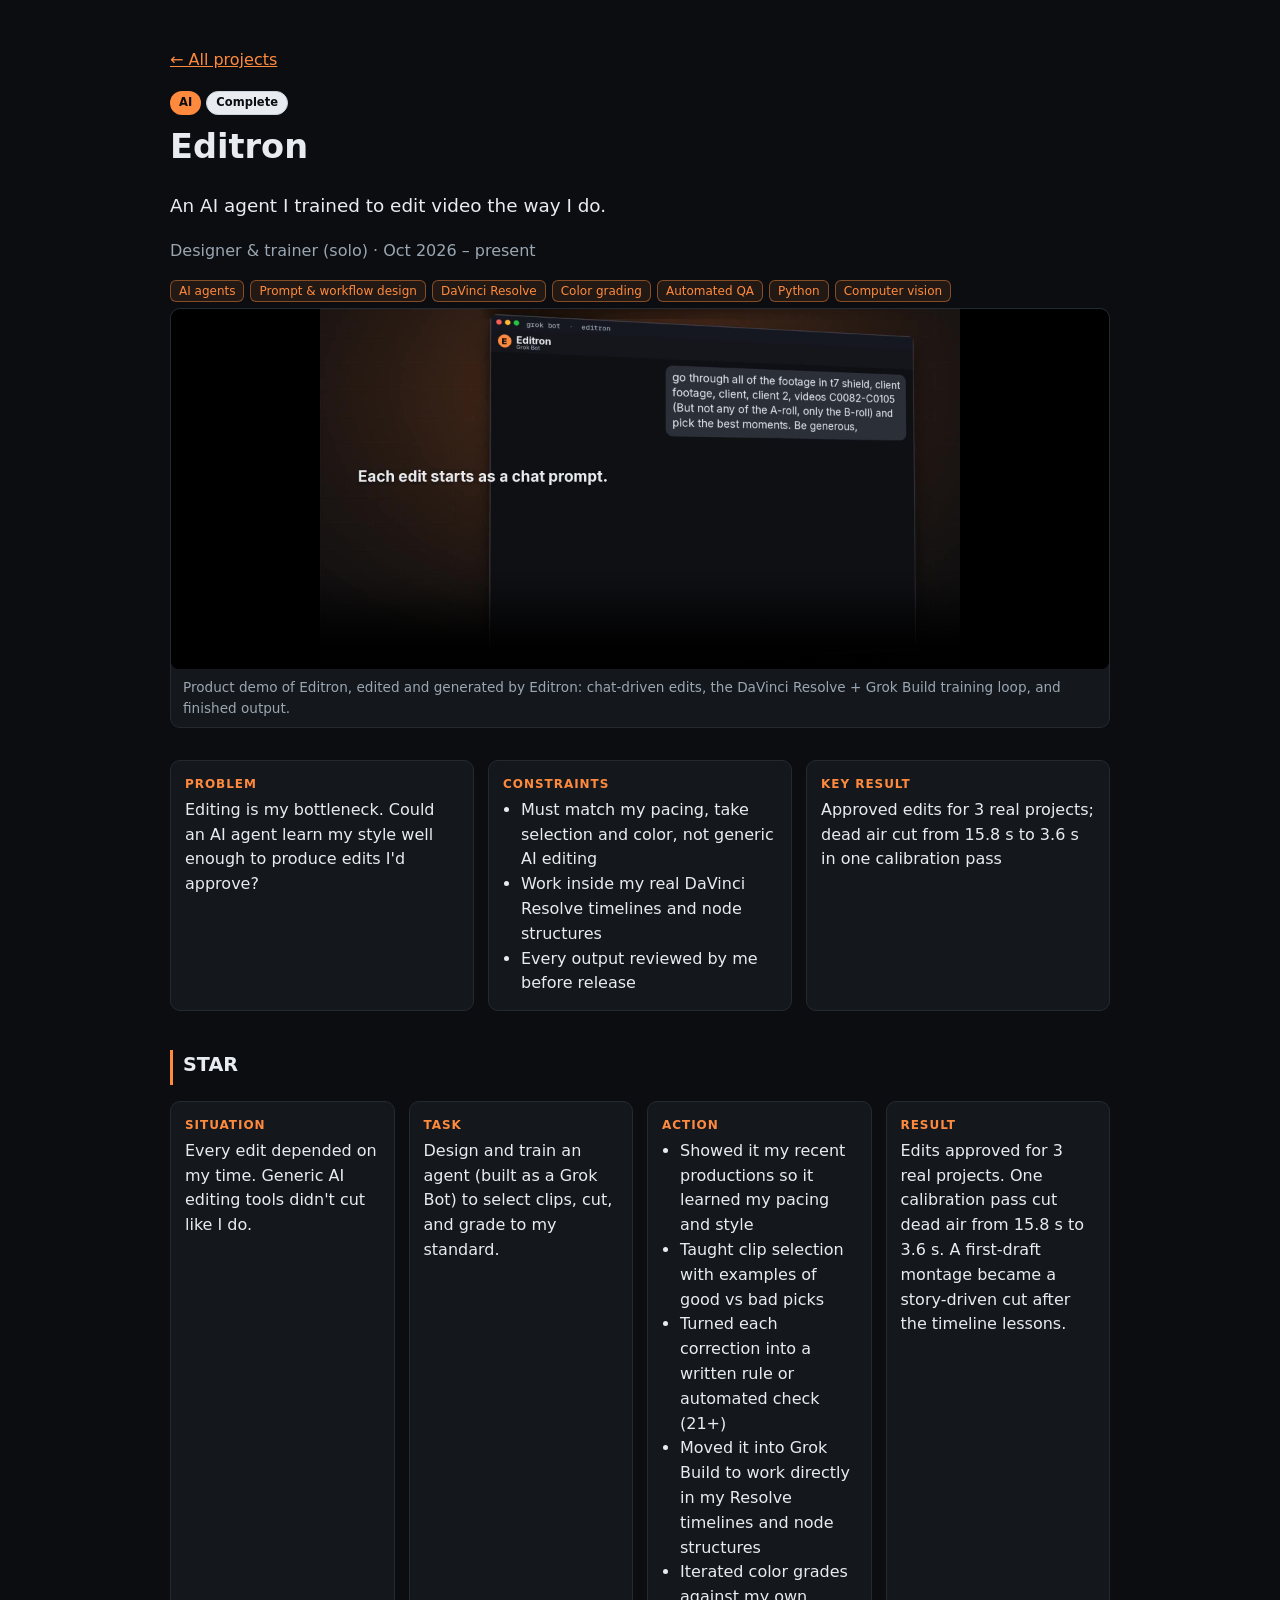
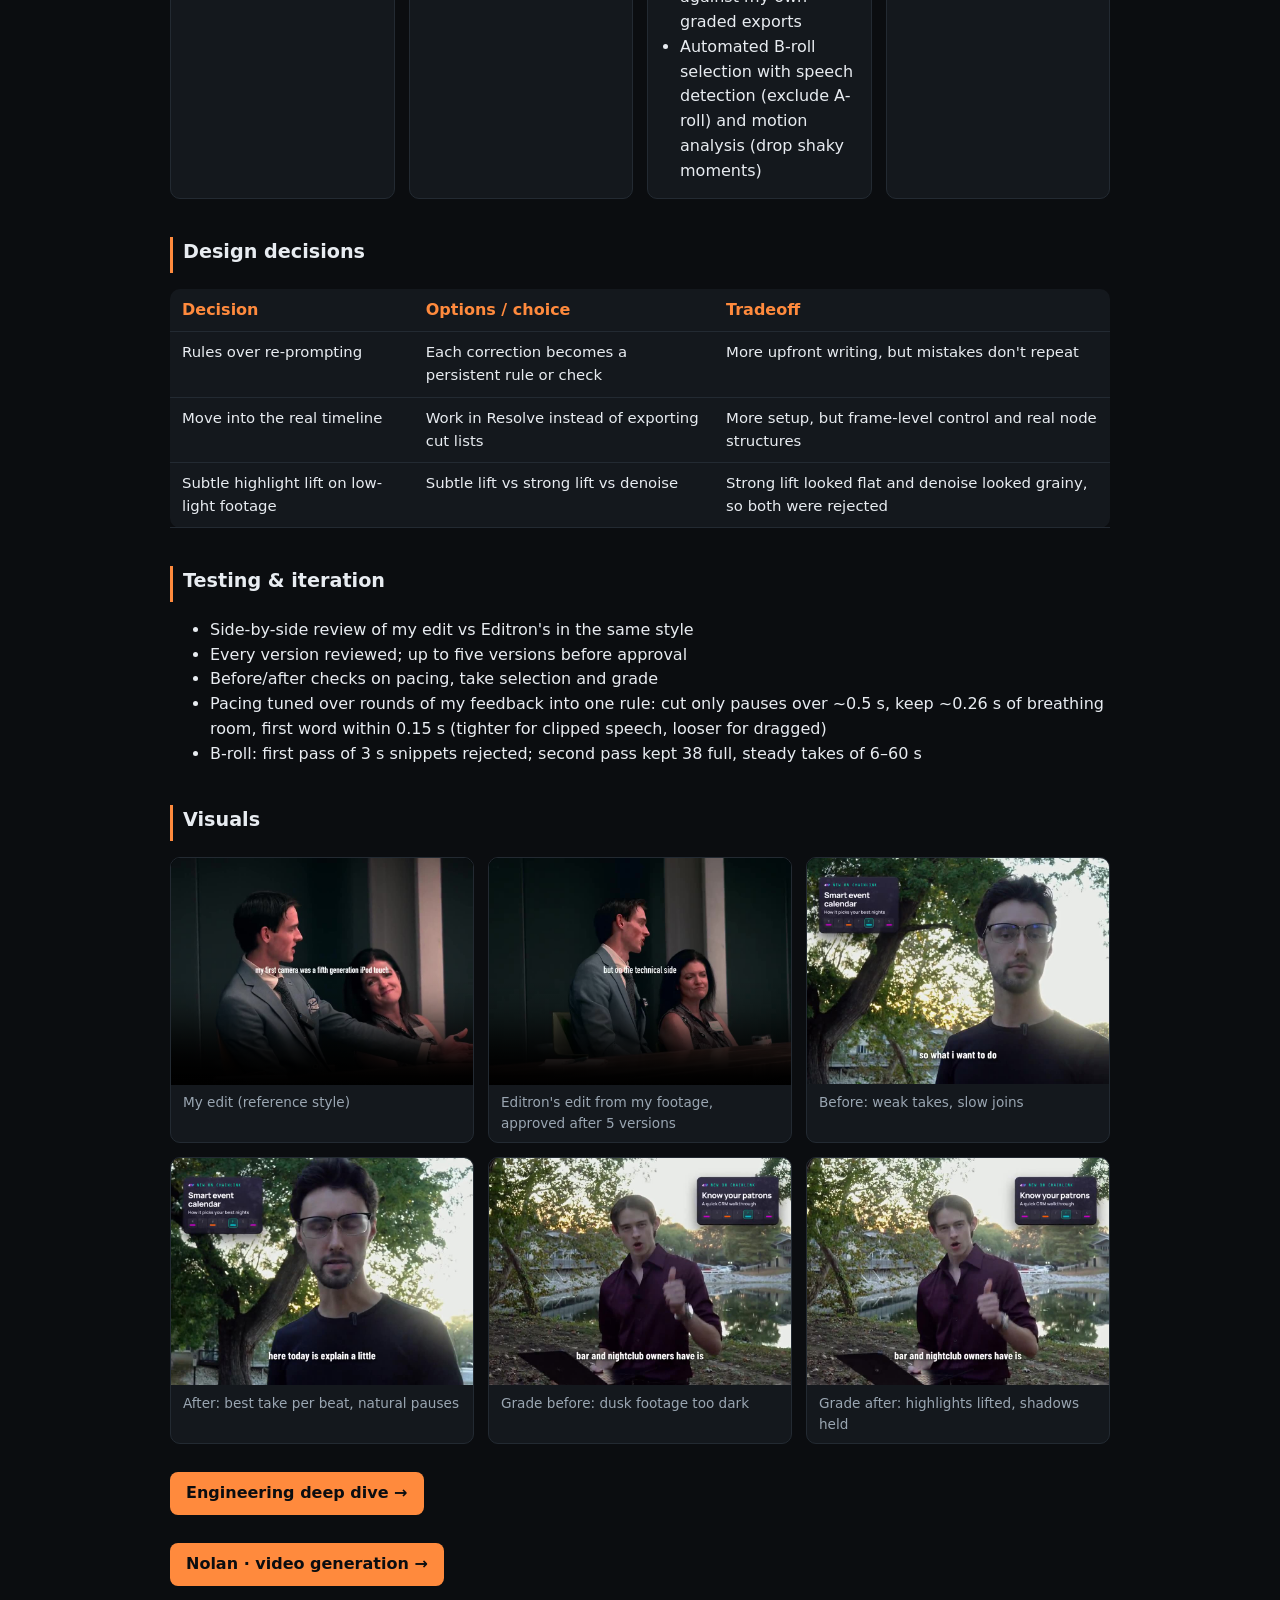
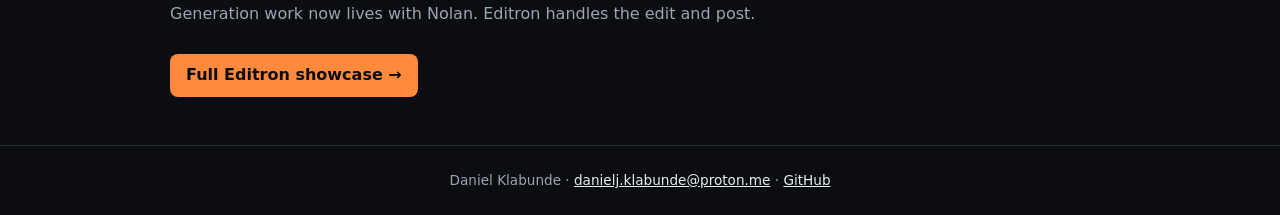
<file: projects/editron/index.html>
<!doctype html><html lang="en"><head><meta charset="utf-8"><meta name="viewport" content="width=device-width,initial-scale=1,viewport-fit=cover">
<title>Editron · Daniel Klabunde</title><link rel="stylesheet" href="../../style.css?v=202611210230"></head><body class="cat-ai"><main><p class="navline"><a href="../../">← All projects</a></p><header><span class="cat">AI</span> <span class="badge done">Complete</span><h1>Editron</h1><p class="lead">An AI agent I trained to edit video the way I do.</p>
<p class="muted">Designer &amp; trainer (solo) · Oct 2026 – present</p><ul class="tags"><li>AI agents</li><li>Prompt &amp; workflow design</li><li>DaVinci Resolve</li><li>Color grading</li><li>Automated QA</li><li>Python</li><li>Computer vision</li></ul></header><figure class="demo"><video controls preload="metadata" playsinline poster="../../assets/editron/editron-demo-poster.jpg" style="width:100%;height:auto;display:block;background:#000;border-radius:8px"><source src="../../assets/editron/editron-demo.mp4" type="video/mp4"></video><figcaption>Product demo of Editron, edited and generated by Editron: chat-driven edits, the DaVinci Resolve + Grok Build training loop, and finished output.</figcaption></figure>
<section class="glance"><div><h4>Problem</h4><p>Editing is my bottleneck. Could an AI agent learn my style well enough to produce edits I&#x27;d approve?</p></div><div><h4>Constraints</h4><ul><li>Must match my pacing, take selection and color, not generic AI editing</li><li>Work inside my real DaVinci Resolve timelines and node structures</li><li>Every output reviewed by me before release</li></ul></div><div><h4>Key result</h4><p>Approved edits for 3 real projects; dead air cut from 15.8 s to 3.6 s in one calibration pass</p></div></section>
<h2>STAR</h2><section class="star"><div class="st"><h4>Situation</h4><p>Every edit depended on my time. Generic AI editing tools didn&#x27;t cut like I do.</p></div><div class="st"><h4>Task</h4><p>Design and train an agent (built as a Grok Bot) to select clips, cut, and grade to my standard.</p></div><div class="st"><h4>Action</h4><ul><li>Showed it my recent productions so it learned my pacing and style</li><li>Taught clip selection with examples of good vs bad picks</li><li>Turned each correction into a written rule or automated check (21+)</li><li>Moved it into Grok Build to work directly in my Resolve timelines and node structures</li><li>Iterated color grades against my own graded exports</li><li>Automated B-roll selection with speech detection (exclude A-roll) and motion analysis (drop shaky moments)</li></ul></div><div class="st"><h4>Result</h4><p>Edits approved for 3 real projects. One calibration pass cut dead air from 15.8 s to 3.6 s. A first-draft montage became a story-driven cut after the timeline lessons.</p></div></section>
<h2>Design decisions</h2><div class="tw"><table><tr><th>Decision</th><th>Options / choice</th><th>Tradeoff</th></tr><tr><td>Rules over re-prompting</td><td>Each correction becomes a persistent rule or check</td><td>More upfront writing, but mistakes don&#x27;t repeat</td></tr><tr><td>Move into the real timeline</td><td>Work in Resolve instead of exporting cut lists</td><td>More setup, but frame-level control and real node structures</td></tr><tr><td>Subtle highlight lift on low-light footage</td><td>Subtle lift vs strong lift vs denoise</td><td>Strong lift looked flat and denoise looked grainy, so both were rejected</td></tr></table></div>
<h2>Testing &amp; iteration</h2><ul><li>Side-by-side review of my edit vs Editron&#x27;s in the same style</li><li>Every version reviewed; up to five versions before approval</li><li>Before/after checks on pacing, take selection and grade</li><li>Pacing tuned over rounds of my feedback into one rule: cut only pauses over ~0.5 s, keep ~0.26 s of breathing room, first word within 0.15 s (tighter for clipped speech, looser for dragged)</li><li>B-roll: first pass of 3 s snippets rejected; second pass kept 38 full, steady takes of 6–60 s</li></ul>
<h2>Visuals</h2><div class="media"><figure><video controls preload="none" playsinline poster="../../assets/editron/mine.jpg" src="../../assets/editron/mine.mp4"></video><figcaption>My edit (reference style)</figcaption></figure><figure><video controls preload="none" playsinline poster="../../assets/editron/featured.jpg" src="../../assets/editron/featured.mp4"></video><figcaption>Editron&#x27;s edit from my footage, approved after 5 versions</figcaption></figure><figure><img src="../../assets/editron/pacing-v1.jpg" alt="Before: weak takes, slow joins" loading="lazy"><figcaption>Before: weak takes, slow joins</figcaption></figure><figure><img src="../../assets/editron/pacing-v4.jpg" alt="After: best take per beat, natural pauses" loading="lazy"><figcaption>After: best take per beat, natural pauses</figcaption></figure><figure><img src="../../assets/editron/dusk-v1.jpg" alt="Grade before: dusk footage too dark" loading="lazy"><figcaption>Grade before: dusk footage too dark</figcaption></figure><figure><img src="../../assets/editron/dusk-v4.jpg" alt="Grade after: highlights lifted, shadows held" loading="lazy"><figcaption>Grade after: highlights lifted, shadows held</figcaption></figure></div>
<p><a class="btn" href="details/">Engineering deep dive →</a></p><p><a class="btn" href="../nolan/">Nolan · video generation →</a></p><p class="muted">Generation work now lives with Nolan. Editron handles the edit and post.</p><p><a class="btn" href="https://pillartheman1.github.io/editron-portfolio/">Full Editron showcase →</a></p></main>
<footer><span class="who">Daniel Klabunde</span><span class="sep"> · </span><a href="mailto:danielj.klabunde@proton.me">danielj.klabunde@proton.me</a><span class="sep"> · </span><a href="https://github.com/Pillartheman1">GitHub</a></footer></body></html>
</file>
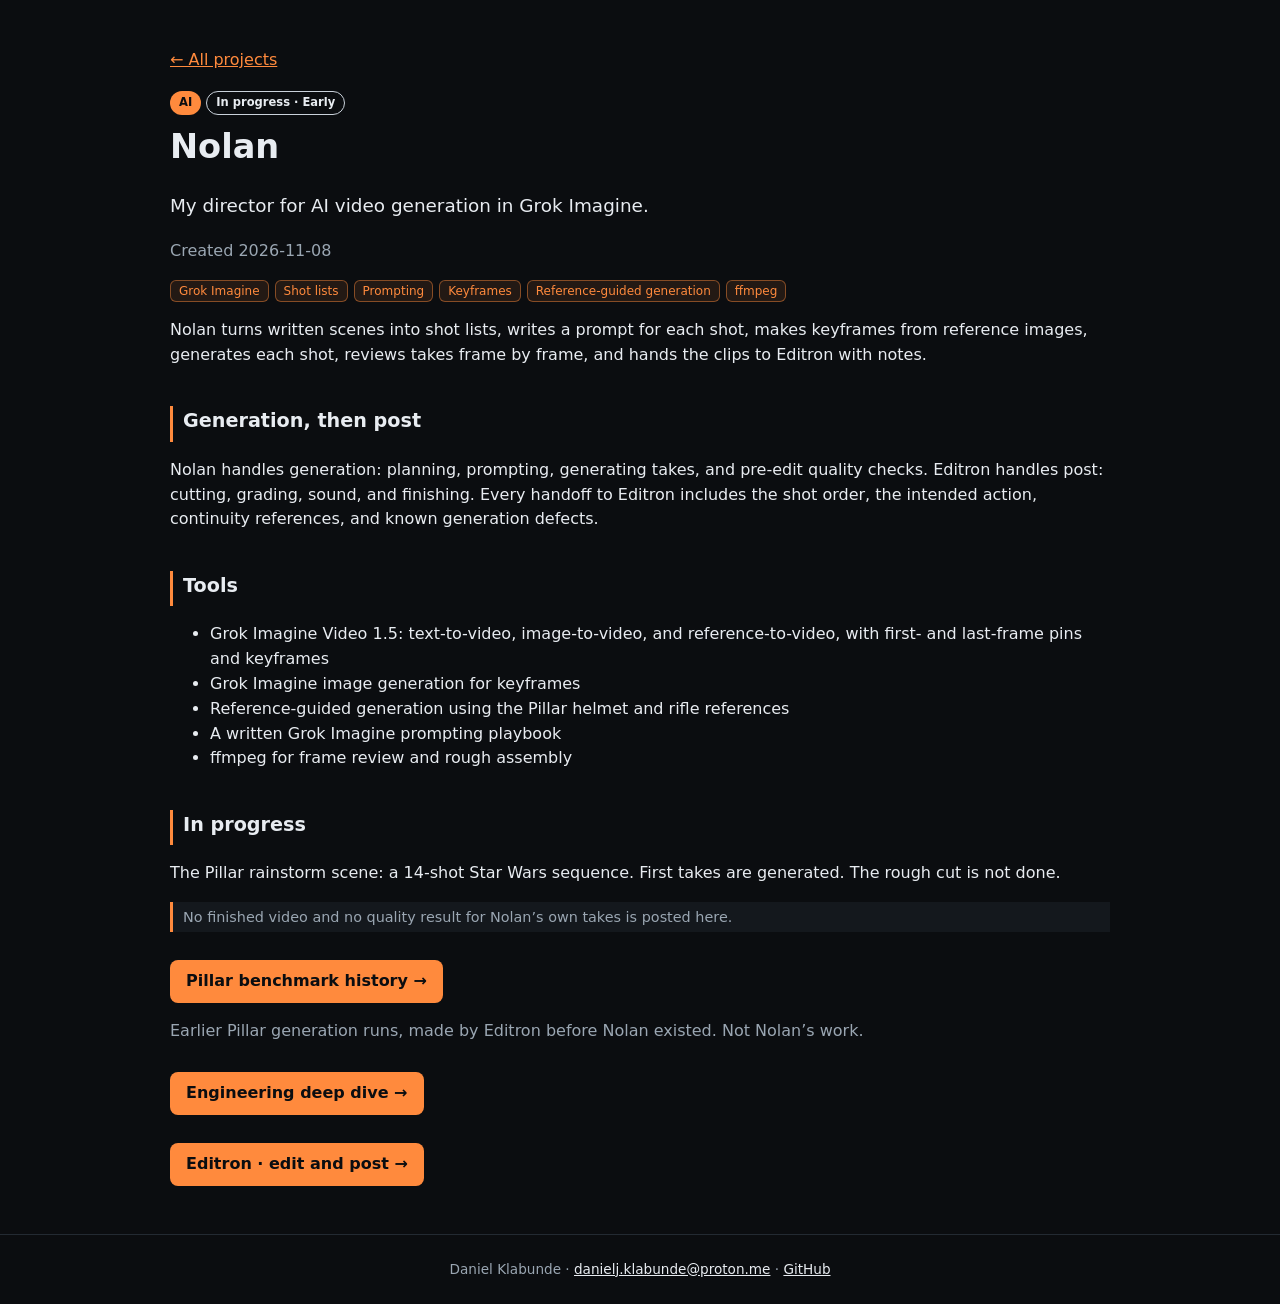
<file: projects/nolan/index.html>
<!doctype html>
<html lang="en">
<head>
<meta charset="utf-8">
<meta name="viewport" content="width=device-width,initial-scale=1,viewport-fit=cover">
<title>Nolan · Daniel Klabunde</title>
<link rel="stylesheet" href="../../style.css?v=202611210230">
</head>
<body class="cat-ai">
<main>
<p class="navline"><a href="../../">← All projects</a></p>
<header>
<span class="cat">AI</span> <span class="badge prog">In progress · Early</span>
<h1>Nolan</h1>
<p class="lead">My director for AI video generation in Grok Imagine.</p>
<p class="muted">Created 2026-11-08</p>
<ul class="tags"><li>Grok Imagine</li><li>Shot lists</li><li>Prompting</li><li>Keyframes</li><li>Reference-guided generation</li><li>ffmpeg</li></ul>
</header>
<p>Nolan turns written scenes into shot lists, writes a prompt for each shot, makes keyframes from reference images, generates each shot, reviews takes frame by frame, and hands the clips to Editron with notes.</p>
<h2>Generation, then post</h2>
<p>Nolan handles generation: planning, prompting, generating takes, and pre-edit quality checks. Editron handles post: cutting, grading, sound, and finishing. Every handoff to Editron includes the shot order, the intended action, continuity references, and known generation defects.</p>
<h2>Tools</h2>
<ul>
<li>Grok Imagine Video 1.5: text-to-video, image-to-video, and reference-to-video, with first- and last-frame pins and keyframes</li>
<li>Grok Imagine image generation for keyframes</li>
<li>Reference-guided generation using the Pillar helmet and rifle references</li>
<li>A written Grok Imagine prompting playbook</li>
<li>ffmpeg for frame review and rough assembly</li>
</ul>
<h2>In progress</h2>
<p>The Pillar rainstorm scene: a 14-shot Star Wars sequence. First takes are generated. The rough cut is not done.</p>
<p class="note">No finished video and no quality result for Nolan’s own takes is posted here.</p>
<p><a class="btn" href="generation/">Pillar benchmark history →</a></p>
<p class="muted">Earlier Pillar generation runs, made by Editron before Nolan existed. Not Nolan’s work.</p>
<p><a class="btn" href="details/">Engineering deep dive →</a></p>
<p><a class="btn" href="../editron/">Editron · edit and post →</a></p>
</main>
<footer><span class="who">Daniel Klabunde</span><span class="sep"> · </span><a href="mailto:danielj.klabunde@proton.me">danielj.klabunde@proton.me</a><span class="sep"> · </span><a href="https://github.com/Pillartheman1">GitHub</a></footer>
</body>
</html>
</file>
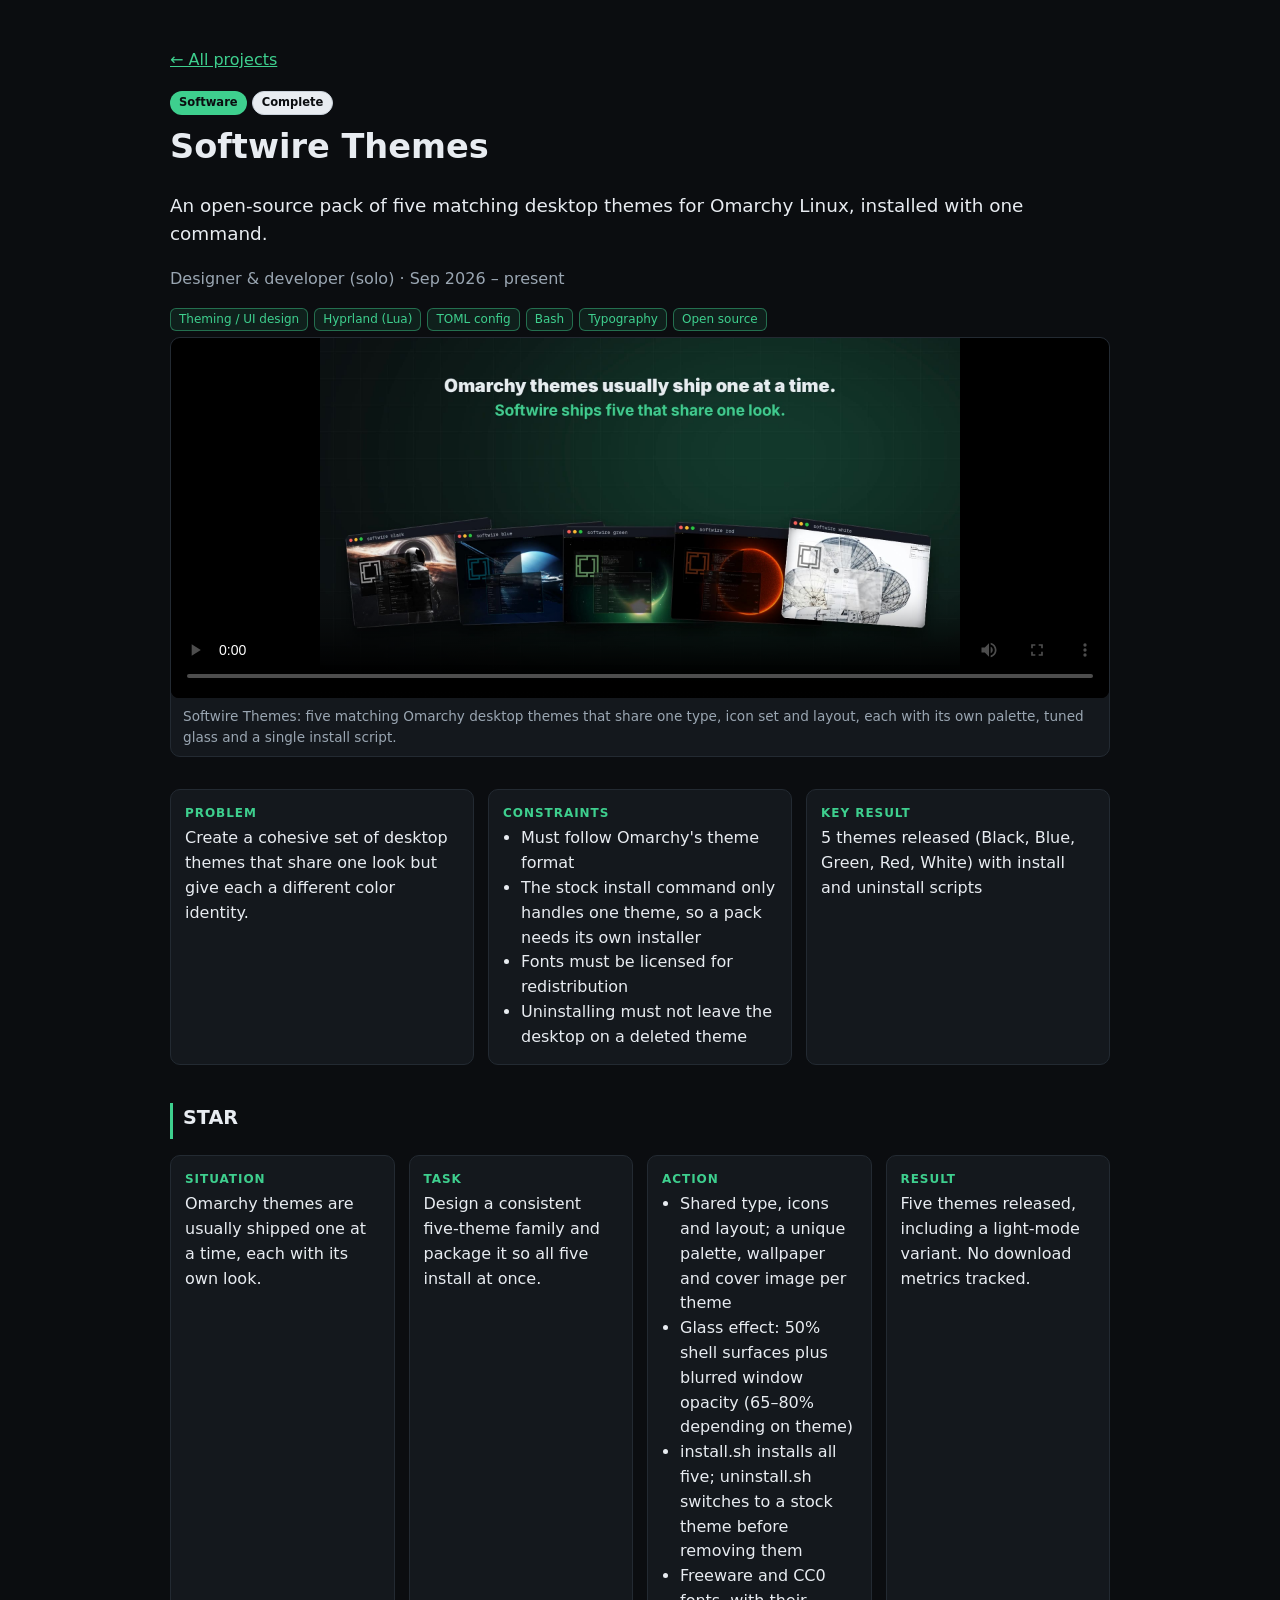
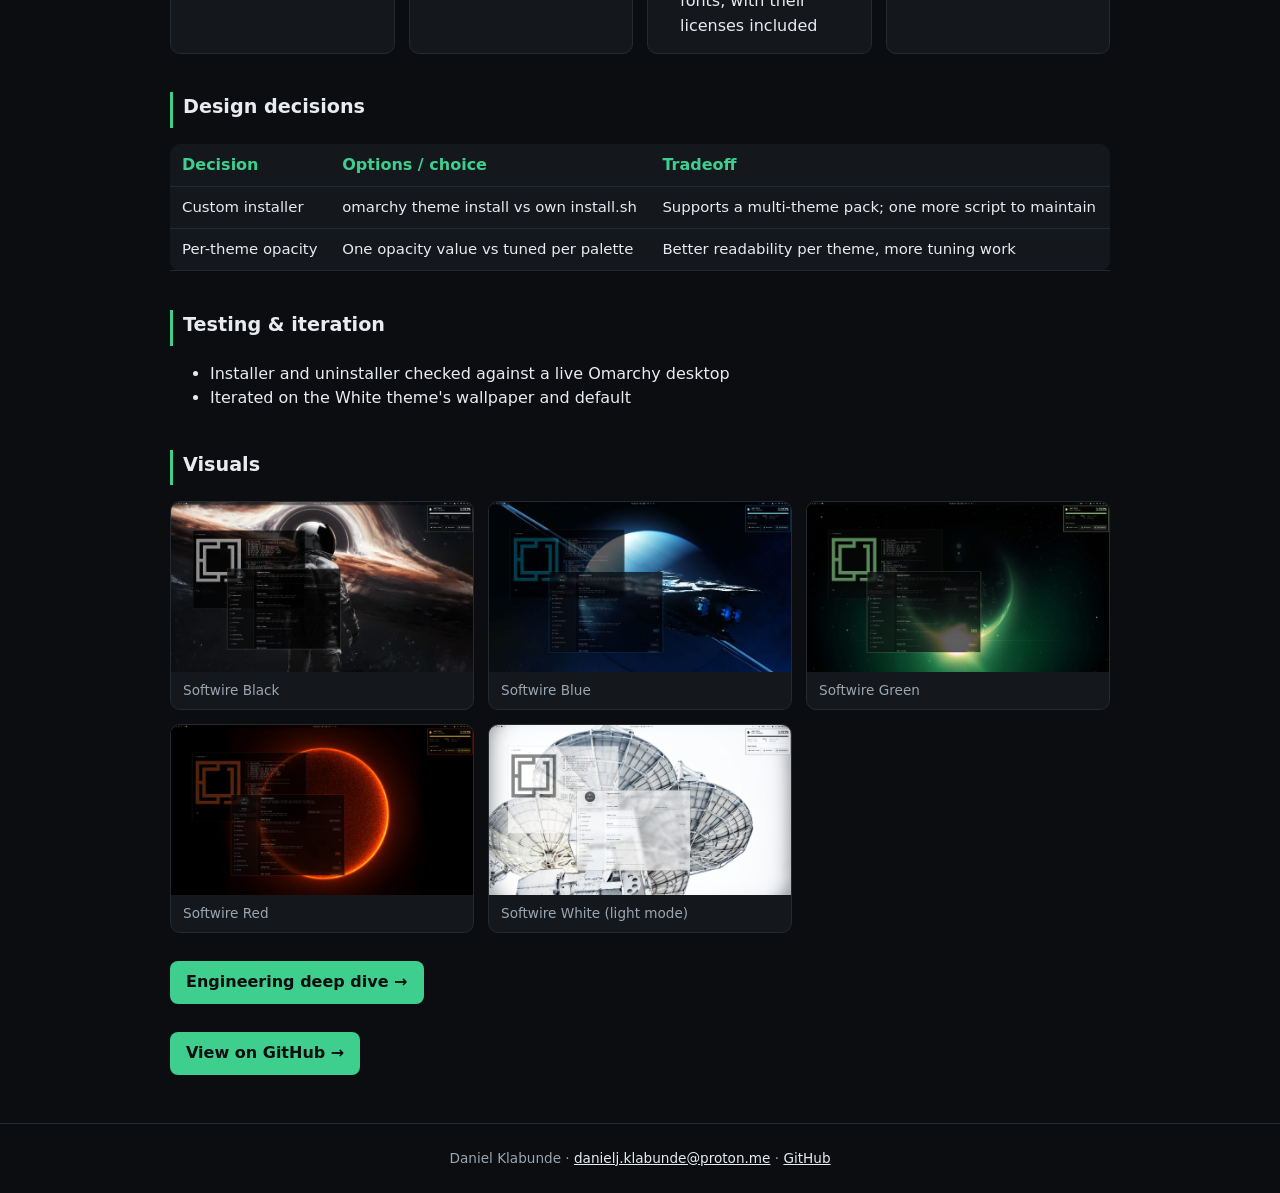
<file: projects/softwire/index.html>
<!doctype html><html lang="en"><head><meta charset="utf-8"><meta name="viewport" content="width=device-width,initial-scale=1,viewport-fit=cover">
<title>Softwire Themes · Daniel Klabunde</title><link rel="stylesheet" href="../../style.css?v=202611210230"></head><body class="cat-software"><main><p class="navline"><a href="../../">← All projects</a></p><header><span class="cat">Software</span> <span class="badge done">Complete</span><h1>Softwire Themes</h1><p class="lead">An open-source pack of five matching desktop themes for Omarchy Linux, installed with one command.</p>
<p class="muted">Designer &amp; developer (solo) · Sep 2026 – present</p><ul class="tags"><li>Theming / UI design</li><li>Hyprland (Lua)</li><li>TOML config</li><li>Bash</li><li>Typography</li><li>Open source</li></ul></header><figure class="demo"><video controls preload="metadata" playsinline poster="../../assets/softwire/softwire-demo-poster.jpg" style="width:100%;height:auto;display:block;background:#000;border-radius:8px"><source src="../../assets/softwire/softwire-demo.mp4" type="video/mp4"></video><figcaption>Softwire Themes: five matching Omarchy desktop themes that share one type, icon set and layout, each with its own palette, tuned glass and a single install script.</figcaption></figure>
<section class="glance"><div><h4>Problem</h4><p>Create a cohesive set of desktop themes that share one look but give each a different color identity.</p></div><div><h4>Constraints</h4><ul><li>Must follow Omarchy&#x27;s theme format</li><li>The stock install command only handles one theme, so a pack needs its own installer</li><li>Fonts must be licensed for redistribution</li><li>Uninstalling must not leave the desktop on a deleted theme</li></ul></div><div><h4>Key result</h4><p>5 themes released (Black, Blue, Green, Red, White) with install and uninstall scripts</p></div></section>
<h2>STAR</h2><section class="star"><div class="st"><h4>Situation</h4><p>Omarchy themes are usually shipped one at a time, each with its own look.</p></div><div class="st"><h4>Task</h4><p>Design a consistent five-theme family and package it so all five install at once.</p></div><div class="st"><h4>Action</h4><ul><li>Shared type, icons and layout; a unique palette, wallpaper and cover image per theme</li><li>Glass effect: 50% shell surfaces plus blurred window opacity (65–80% depending on theme)</li><li>install.sh installs all five; uninstall.sh switches to a stock theme before removing them</li><li>Freeware and CC0 fonts, with their licenses included</li></ul></div><div class="st"><h4>Result</h4><p>Five themes released, including a light-mode variant. No download metrics tracked.</p></div></section>
<h2>Design decisions</h2><div class="tw"><table><tr><th>Decision</th><th>Options / choice</th><th>Tradeoff</th></tr><tr><td>Custom installer</td><td>omarchy theme install vs own install.sh</td><td>Supports a multi-theme pack; one more script to maintain</td></tr><tr><td>Per-theme opacity</td><td>One opacity value vs tuned per palette</td><td>Better readability per theme, more tuning work</td></tr></table></div>
<h2>Testing &amp; iteration</h2><ul><li>Installer and uninstaller checked against a live Omarchy desktop</li><li>Iterated on the White theme&#x27;s wallpaper and default</li></ul>
<h2>Visuals</h2><div class="media"><figure><img src="../../assets/softwire/black.jpg" alt="Softwire Black" loading="lazy"><figcaption>Softwire Black</figcaption></figure><figure><img src="../../assets/softwire/blue.jpg" alt="Softwire Blue" loading="lazy"><figcaption>Softwire Blue</figcaption></figure><figure><img src="../../assets/softwire/green.jpg" alt="Softwire Green" loading="lazy"><figcaption>Softwire Green</figcaption></figure><figure><img src="../../assets/softwire/red.jpg" alt="Softwire Red" loading="lazy"><figcaption>Softwire Red</figcaption></figure><figure><img src="../../assets/softwire/white.jpg" alt="Softwire White (light mode)" loading="lazy"><figcaption>Softwire White (light mode)</figcaption></figure></div>
<p><a class="btn" href="details/">Engineering deep dive →</a></p><p><a class="btn" href="https://github.com/Pillartheman1/omarchy-softwire-themes">View on GitHub →</a></p></main>
<footer><span class="who">Daniel Klabunde</span><span class="sep"> · </span><a href="mailto:danielj.klabunde@proton.me">danielj.klabunde@proton.me</a><span class="sep"> · </span><a href="https://github.com/Pillartheman1">GitHub</a></footer></body></html>
</file>
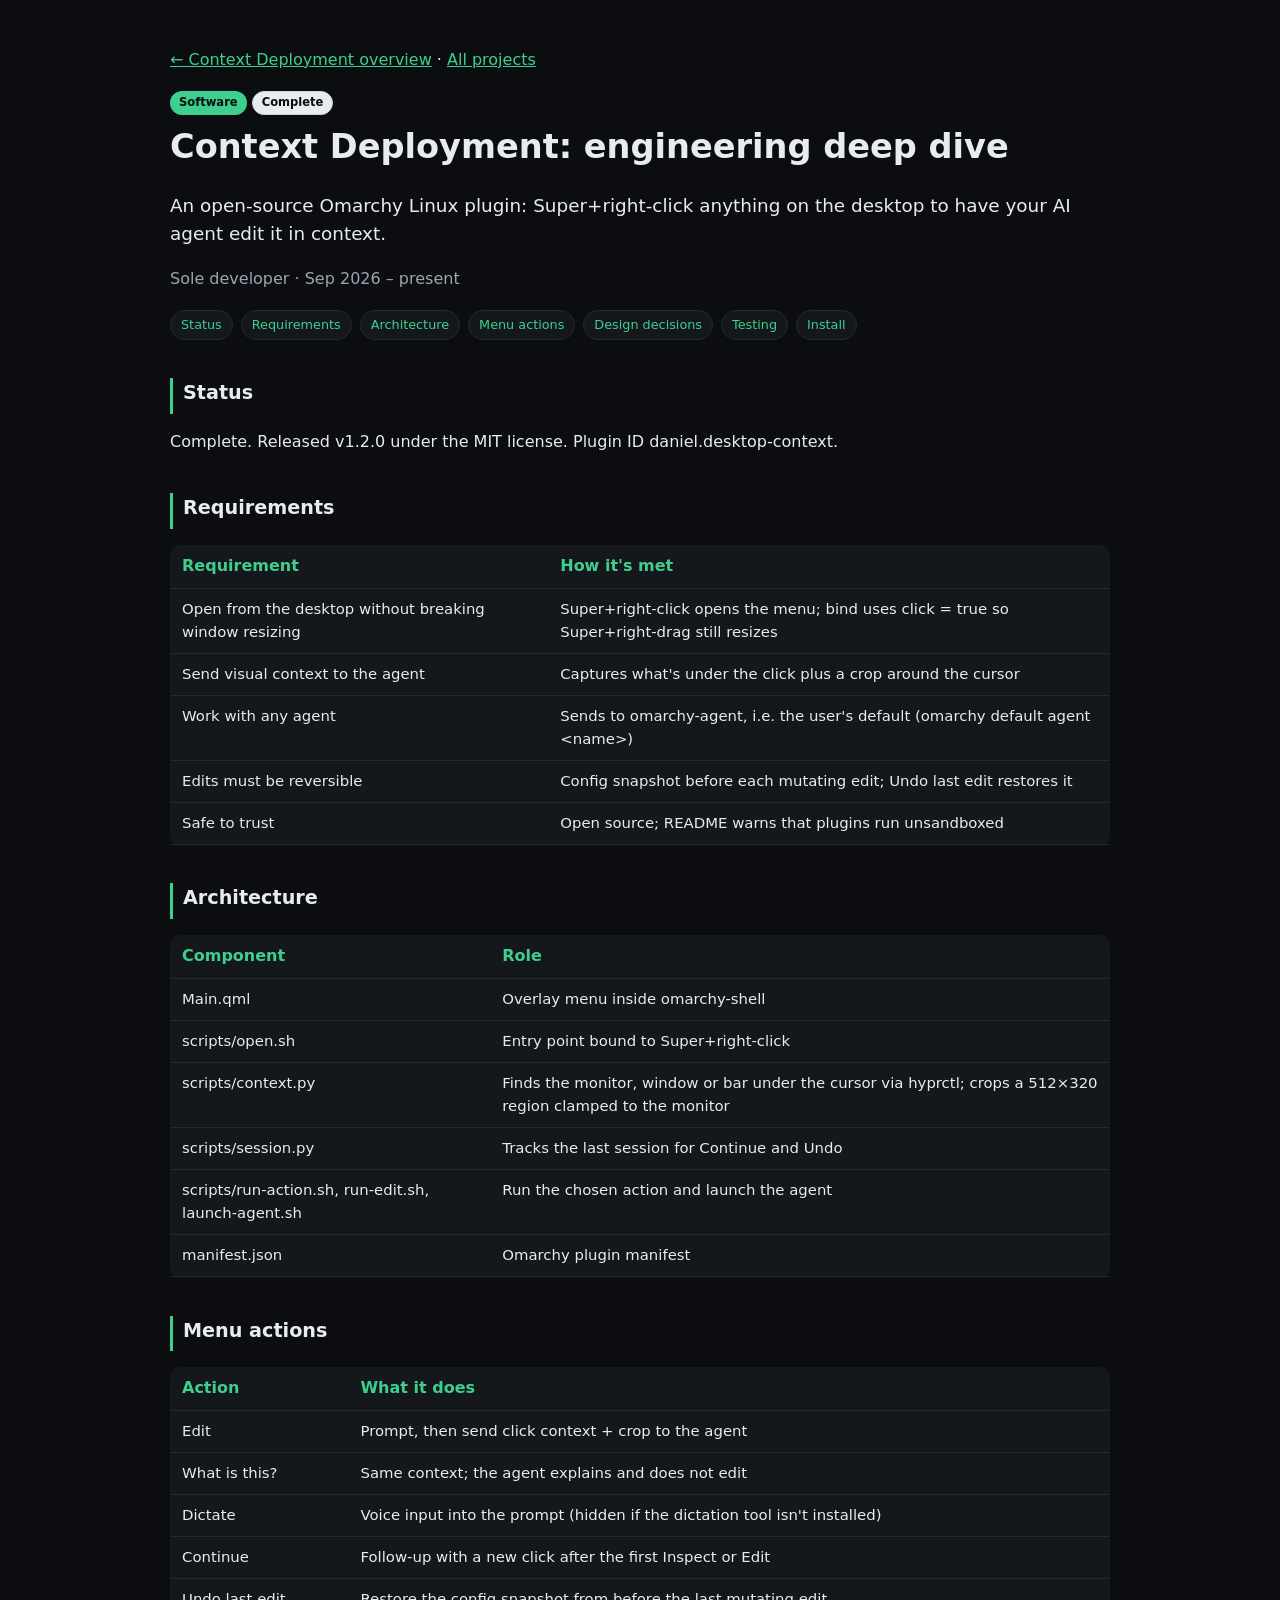
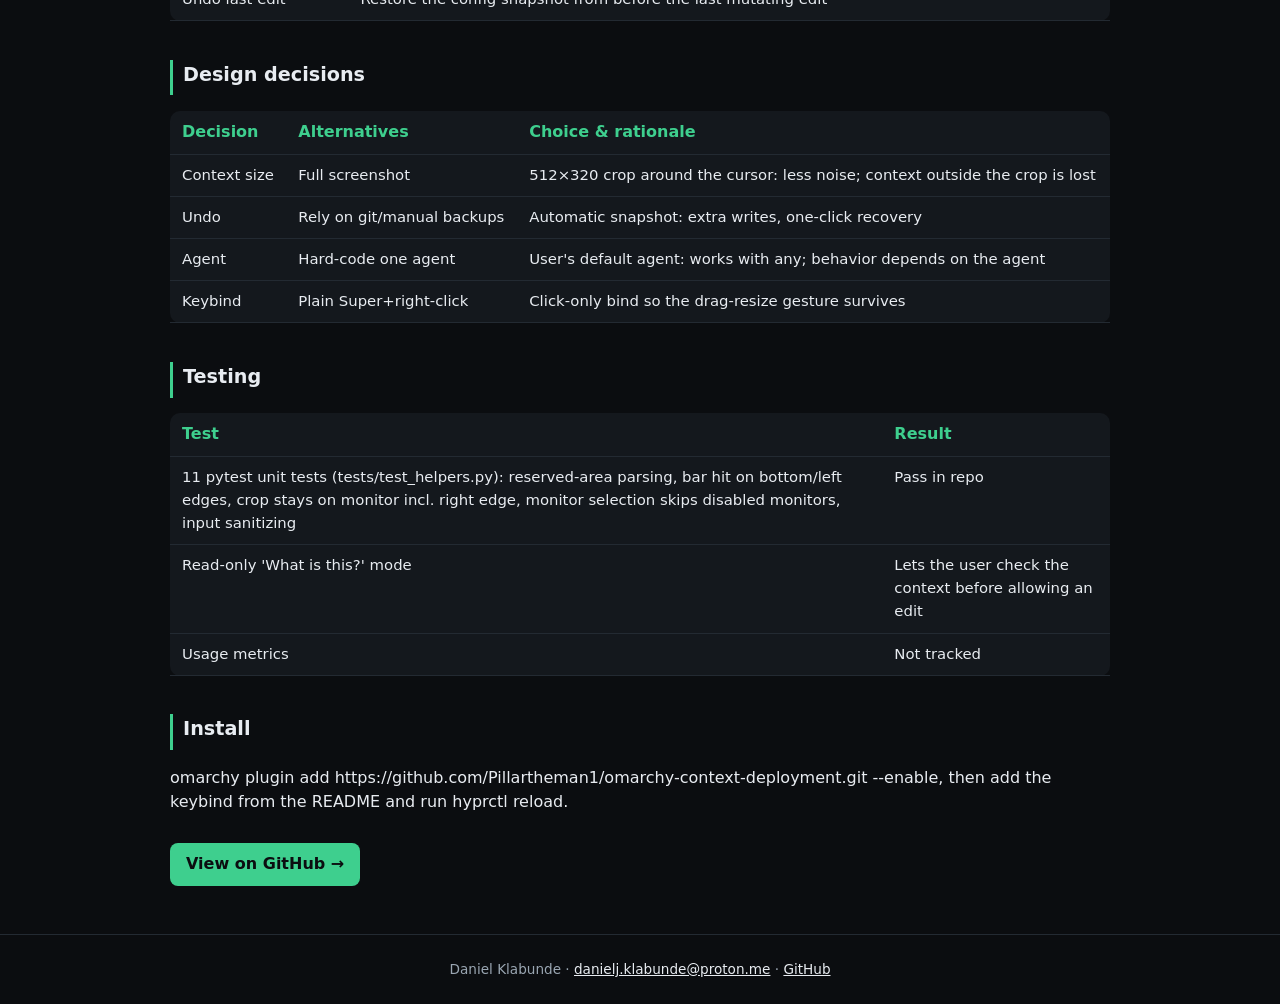
<file: projects/context-deployment/details/index.html>
<!doctype html><html lang="en"><head><meta charset="utf-8"><meta name="viewport" content="width=device-width,initial-scale=1,viewport-fit=cover">
<title>Context Deployment deep dive · Daniel Klabunde</title><link rel="stylesheet" href="../../../style.css?v=202611210230"></head><body class="cat-software"><main><p class="navline"><a href="../">← Context Deployment overview</a><span class="sep"> · </span><a href="../../../">All projects</a></p><header><span class="cat">Software</span> <span class="badge done">Complete</span><h1>Context Deployment: engineering deep dive</h1><p class="lead">An open-source Omarchy Linux plugin: Super+right-click anything on the desktop to have your AI agent edit it in context.</p><p class="muted">Sole developer · Sep 2026 – present</p></header><nav class="toc"><a href="#status">Status</a><a href="#requirements">Requirements</a><a href="#architecture">Architecture</a><a href="#menu">Menu actions</a><a href="#design">Design decisions</a><a href="#testing">Testing</a><a href="#install">Install</a></nav><h2 id="status">Status</h2><p>Complete. Released v1.2.0 under the MIT license. Plugin ID daniel.desktop-context.</p><h2 id="requirements">Requirements</h2><div class="tw"><table><tr><th>Requirement</th><th>How it&#x27;s met</th></tr><tr><td>Open from the desktop without breaking window resizing</td><td>Super+right-click opens the menu; bind uses click = true so Super+right-drag still resizes</td></tr><tr><td>Send visual context to the agent</td><td>Captures what&#x27;s under the click plus a crop around the cursor</td></tr><tr><td>Work with any agent</td><td>Sends to omarchy-agent, i.e. the user&#x27;s default (omarchy default agent &lt;name&gt;)</td></tr><tr><td>Edits must be reversible</td><td>Config snapshot before each mutating edit; Undo last edit restores it</td></tr><tr><td>Safe to trust</td><td>Open source; README warns that plugins run unsandboxed</td></tr></table></div><h2 id="architecture">Architecture</h2><div class="tw"><table><tr><th>Component</th><th>Role</th></tr><tr><td>Main.qml</td><td>Overlay menu inside omarchy-shell</td></tr><tr><td>scripts/open.sh</td><td>Entry point bound to Super+right-click</td></tr><tr><td>scripts/context.py</td><td>Finds the monitor, window or bar under the cursor via hyprctl; crops a 512×320 region clamped to the monitor</td></tr><tr><td>scripts/session.py</td><td>Tracks the last session for Continue and Undo</td></tr><tr><td>scripts/run-action.sh, run-edit.sh, launch-agent.sh</td><td>Run the chosen action and launch the agent</td></tr><tr><td>manifest.json</td><td>Omarchy plugin manifest</td></tr></table></div><h2 id="menu">Menu actions</h2><div class="tw"><table><tr><th>Action</th><th>What it does</th></tr><tr><td>Edit</td><td>Prompt, then send click context + crop to the agent</td></tr><tr><td>What is this?</td><td>Same context; the agent explains and does not edit</td></tr><tr><td>Dictate</td><td>Voice input into the prompt (hidden if the dictation tool isn&#x27;t installed)</td></tr><tr><td>Continue</td><td>Follow-up with a new click after the first Inspect or Edit</td></tr><tr><td>Undo last edit</td><td>Restore the config snapshot from before the last mutating edit</td></tr></table></div><h2 id="design">Design decisions</h2><div class="tw"><table><tr><th>Decision</th><th>Alternatives</th><th>Choice &amp; rationale</th></tr><tr><td>Context size</td><td>Full screenshot</td><td>512×320 crop around the cursor: less noise; context outside the crop is lost</td></tr><tr><td>Undo</td><td>Rely on git/manual backups</td><td>Automatic snapshot: extra writes, one-click recovery</td></tr><tr><td>Agent</td><td>Hard-code one agent</td><td>User&#x27;s default agent: works with any; behavior depends on the agent</td></tr><tr><td>Keybind</td><td>Plain Super+right-click</td><td>Click-only bind so the drag-resize gesture survives</td></tr></table></div><h2 id="testing">Testing</h2><div class="tw"><table><tr><th>Test</th><th>Result</th></tr><tr><td>11 pytest unit tests (tests/test_helpers.py): reserved-area parsing, bar hit on bottom/left edges, crop stays on monitor incl. right edge, monitor selection skips disabled monitors, input sanitizing</td><td>Pass in repo</td></tr><tr><td>Read-only &#x27;What is this?&#x27; mode</td><td>Lets the user check the context before allowing an edit</td></tr><tr><td>Usage metrics</td><td>Not tracked</td></tr></table></div><h2 id="install">Install</h2><p>omarchy plugin add https://github.com/Pillartheman1/omarchy-context-deployment.git --enable, then add the keybind from the README and run hyprctl reload.</p><p><a class="btn" href="https://github.com/Pillartheman1/omarchy-context-deployment">View on GitHub →</a></p></main>
<footer><span class="who">Daniel Klabunde</span><span class="sep"> · </span><a href="mailto:danielj.klabunde@proton.me">danielj.klabunde@proton.me</a><span class="sep"> · </span><a href="https://github.com/Pillartheman1">GitHub</a></footer></body></html>
</file>
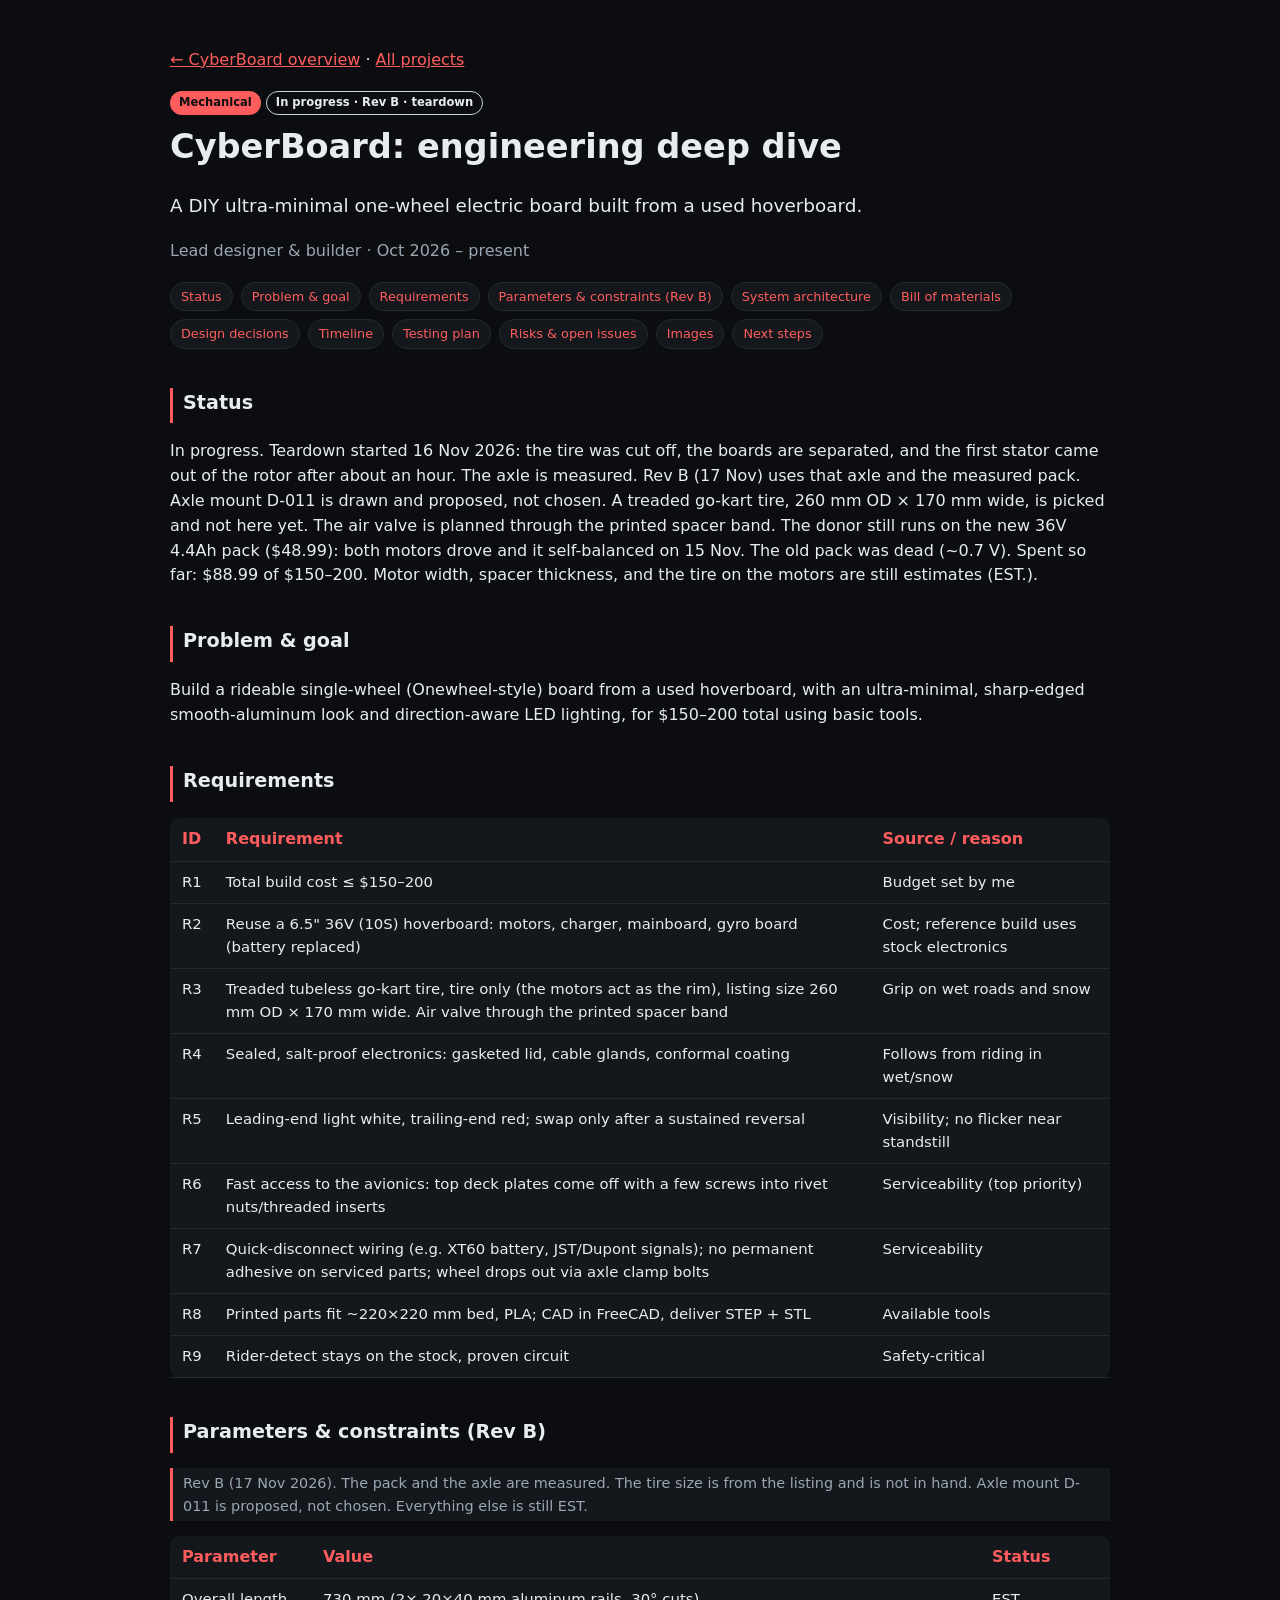
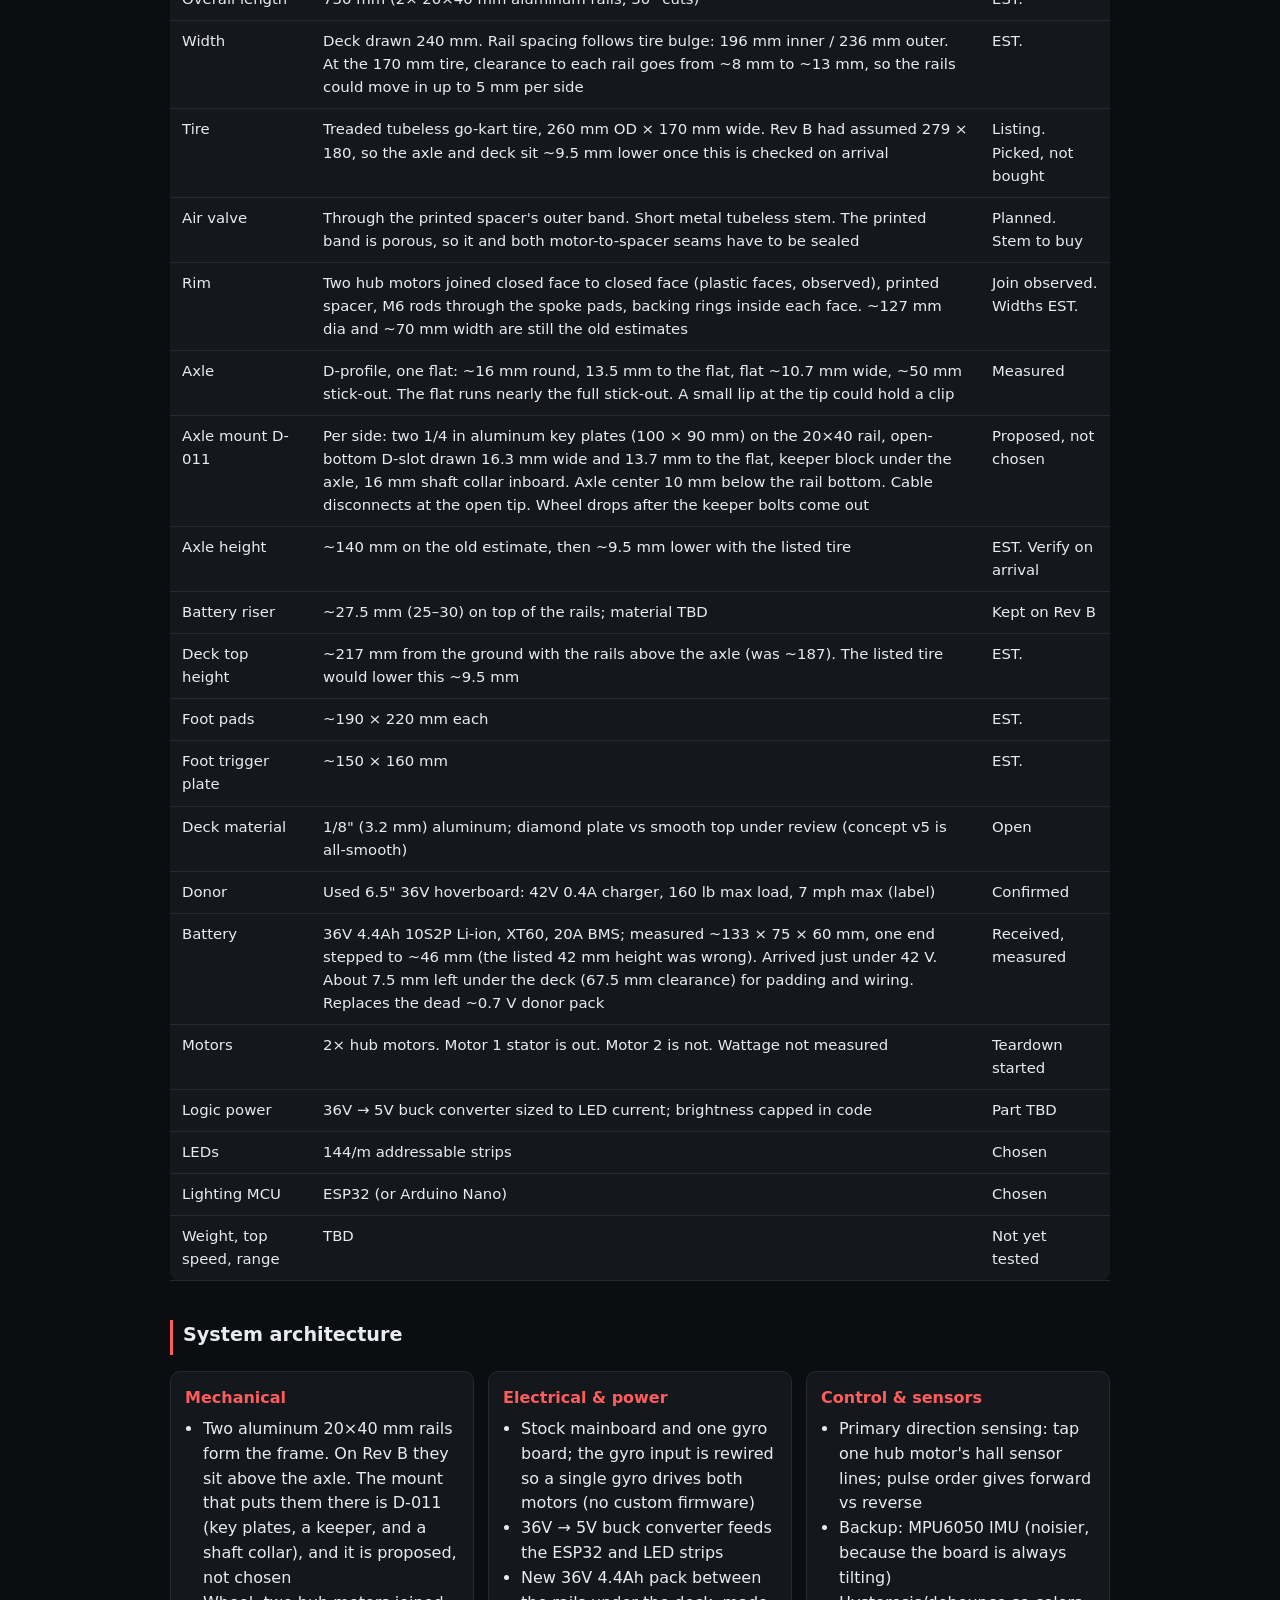
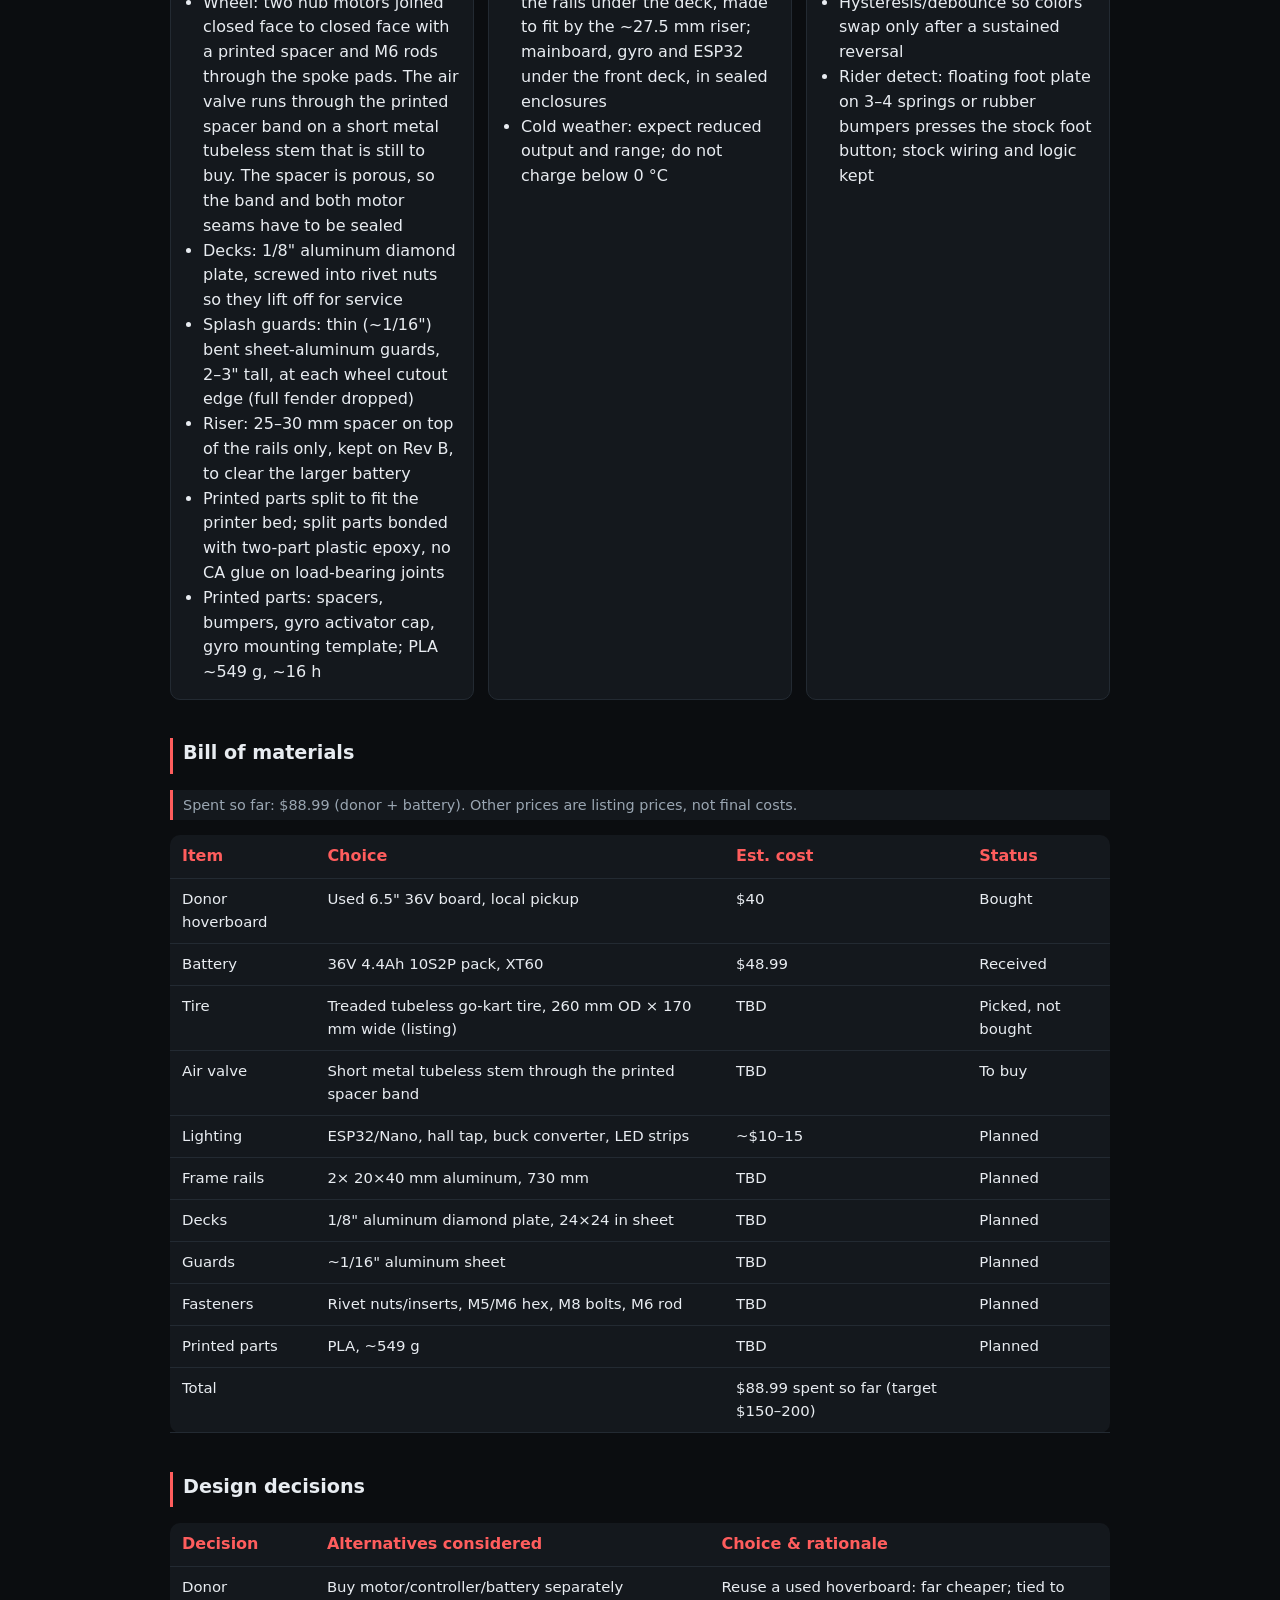
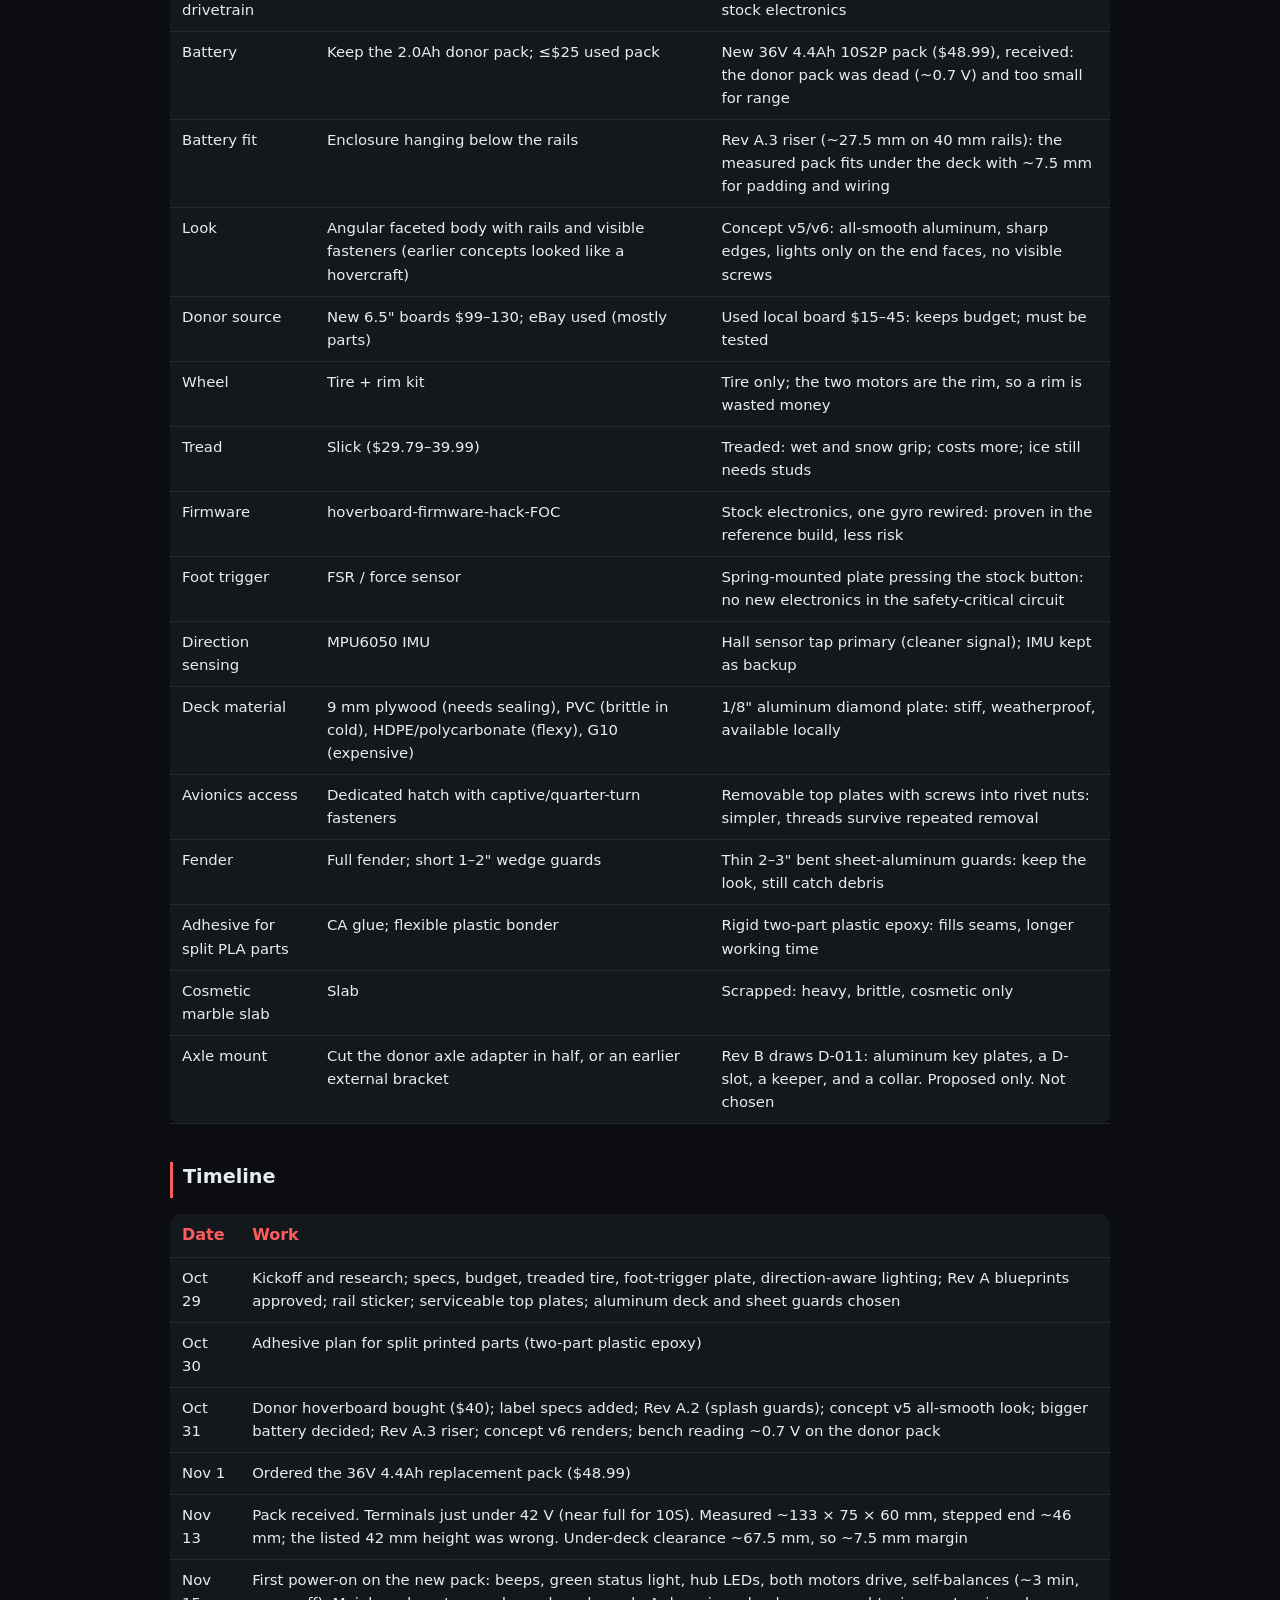
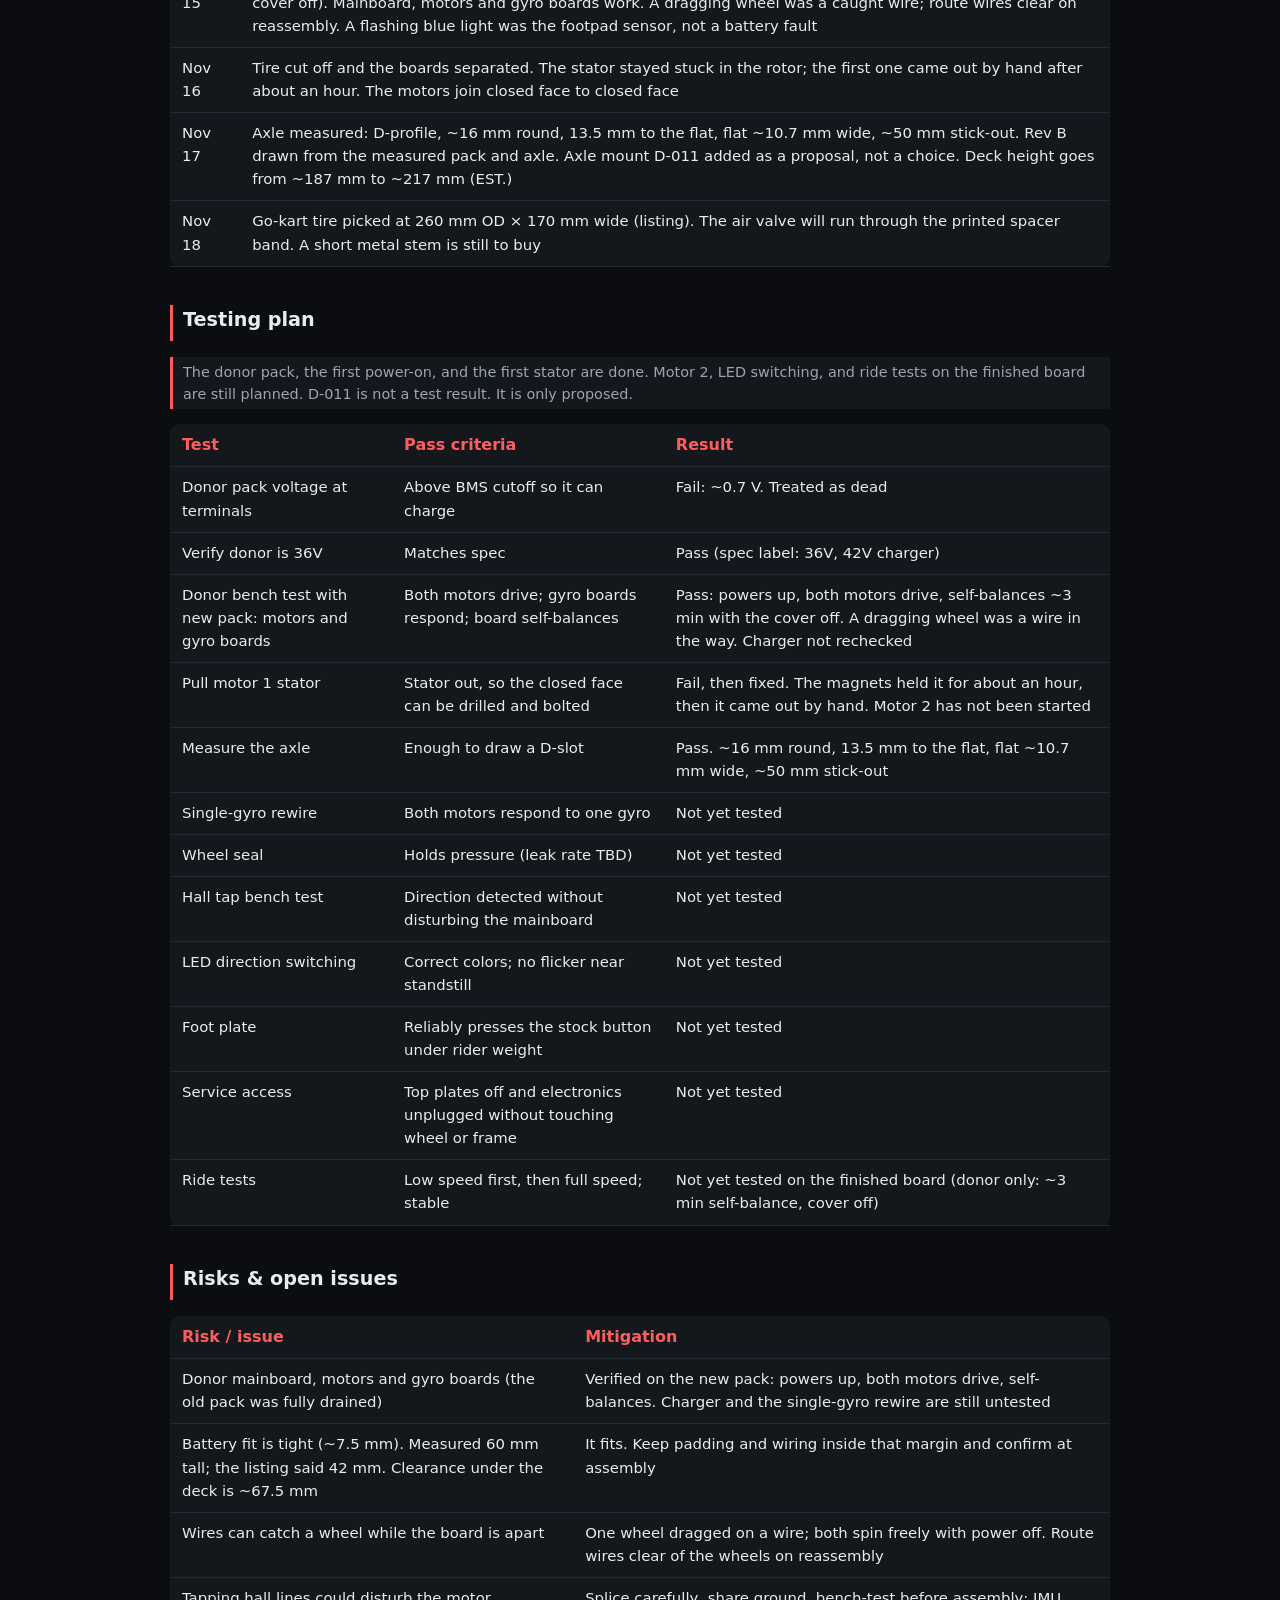
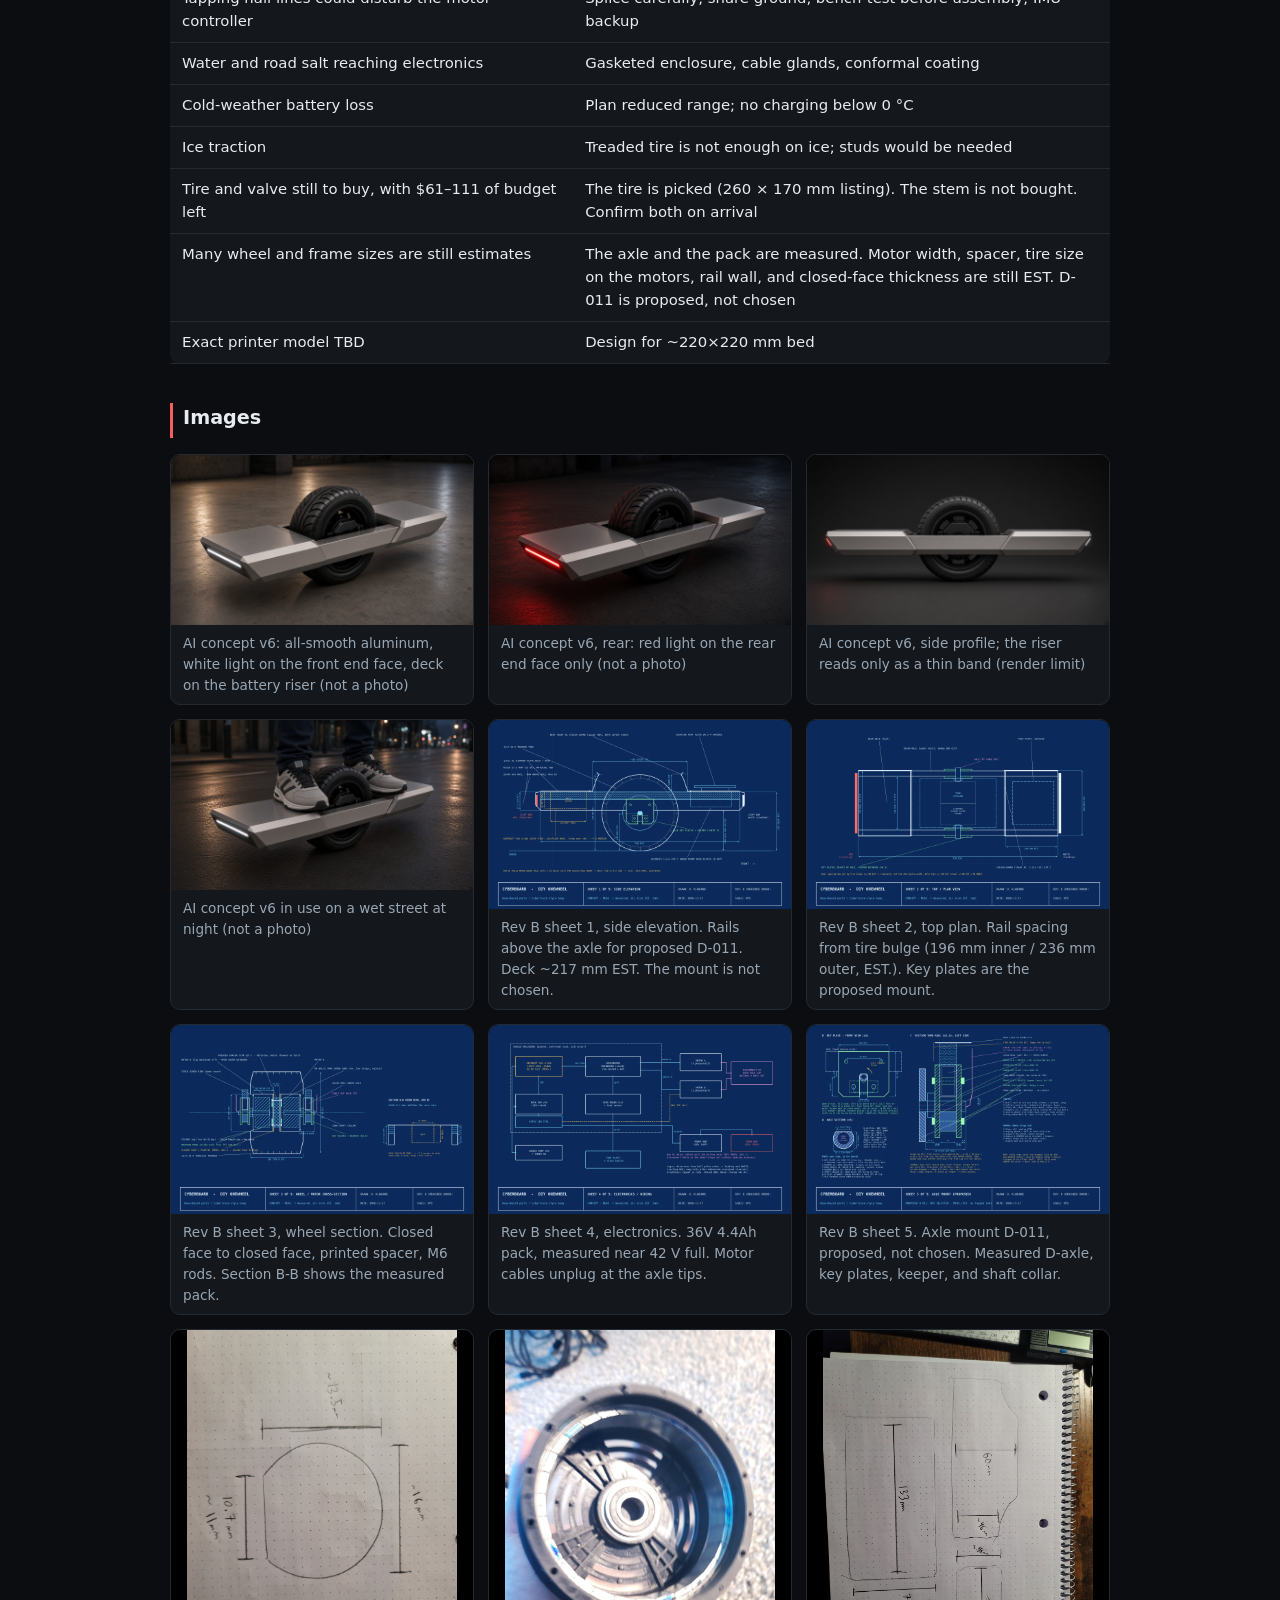
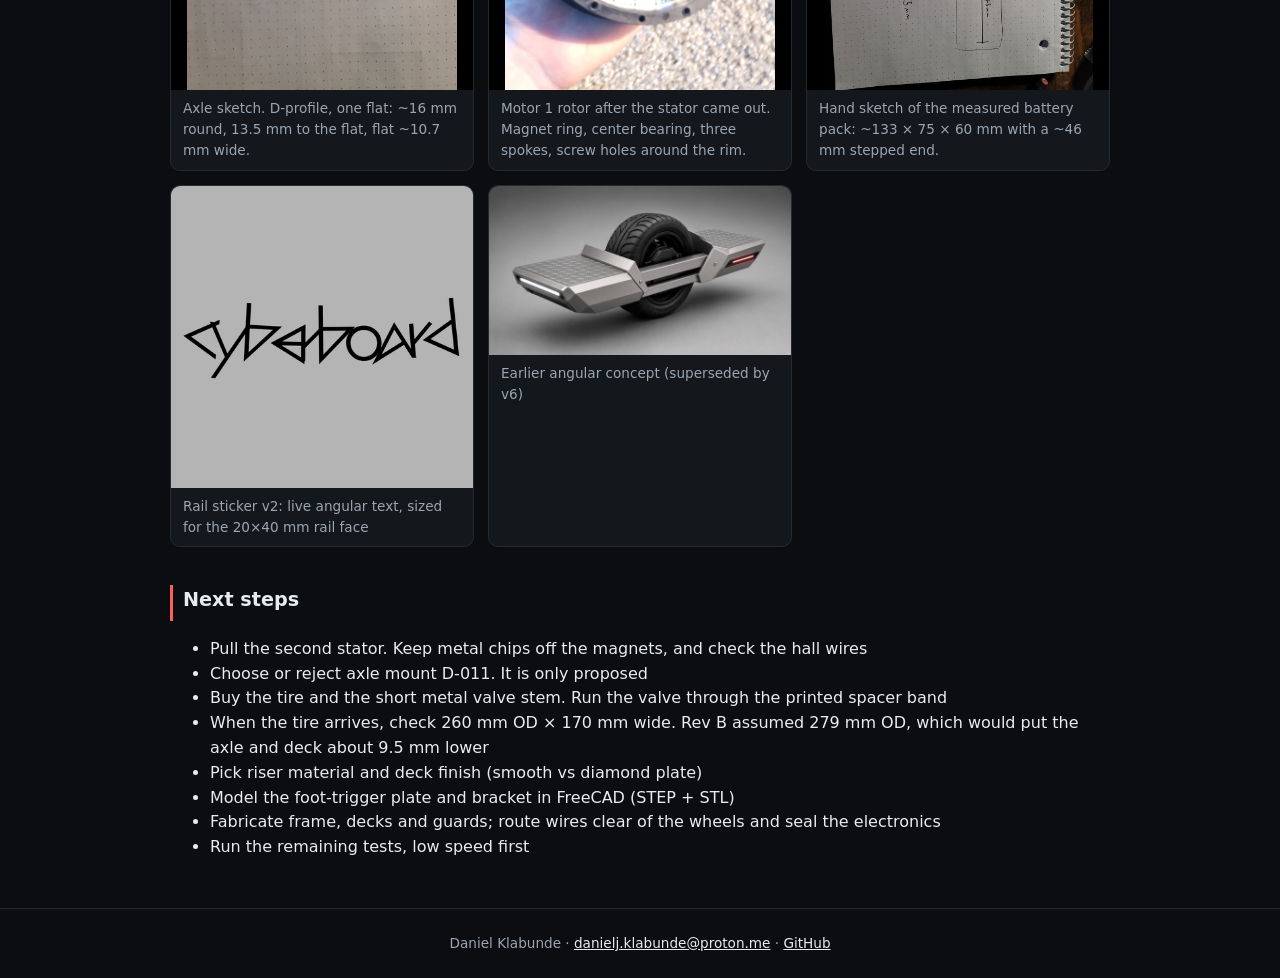
<file: projects/cyberboard/details/index.html>
<!doctype html><html lang="en"><head><meta charset="utf-8"><meta name="viewport" content="width=device-width,initial-scale=1,viewport-fit=cover">
<title>CyberBoard deep dive · Daniel Klabunde</title><link rel="stylesheet" href="../../../style.css?v=20261123"></head><body class="cat-mechanical"><main><p class="navline"><a href="../">← CyberBoard overview</a><span class="sep"> · </span><a href="../../../">All projects</a></p><header><span class="cat">Mechanical</span> <span class="badge prog">In progress · Rev B · teardown</span><h1>CyberBoard: engineering deep dive</h1><p class="lead">A DIY ultra-minimal one-wheel electric board built from a used hoverboard.</p><p class="muted">Lead designer &amp; builder · Oct 2026 – present</p></header><nav class="toc"><a href="#status">Status</a><a href="#problem">Problem &amp; goal</a><a href="#requirements">Requirements</a><a href="#parameters">Parameters &amp; constraints (Rev B)</a><a href="#system">System architecture</a><a href="#bill">Bill of materials</a><a href="#design">Design decisions</a><a href="#timeline">Timeline</a><a href="#testing">Testing plan</a><a href="#risks">Risks &amp; open issues</a><a href="#images">Images</a><a href="#next">Next steps</a></nav><h2 id="status">Status</h2><p>In progress. Teardown started 16 Nov 2026: the tire was cut off, the boards are separated, and the first stator came out of the rotor after about an hour. The axle is measured. Rev B (17 Nov) uses that axle and the measured pack. Axle mount D-011 is drawn and proposed, not chosen. A treaded go-kart tire, 260 mm OD × 170 mm wide, is picked and not here yet. The air valve is planned through the printed spacer band. The donor still runs on the new 36V 4.4Ah pack ($48.99): both motors drove and it self-balanced on 15 Nov. The old pack was dead (~0.7 V). Spent so far: $88.99 of $150–200. Motor width, spacer thickness, and the tire on the motors are still estimates (EST.).</p><h2 id="problem">Problem &amp; goal</h2><p>Build a rideable single-wheel (Onewheel-style) board from a used hoverboard, with an ultra-minimal, sharp-edged smooth-aluminum look and direction-aware LED lighting, for $150–200 total using basic tools.</p><h2 id="requirements">Requirements</h2><div class="tw"><table><tr><th>ID</th><th>Requirement</th><th>Source / reason</th></tr><tr><td>R1</td><td>Total build cost ≤ $150–200</td><td>Budget set by me</td></tr><tr><td>R2</td><td>Reuse a 6.5&quot; 36V (10S) hoverboard: motors, charger, mainboard, gyro board (battery replaced)</td><td>Cost; reference build uses stock electronics</td></tr><tr><td>R3</td><td>Treaded tubeless go-kart tire, tire only (the motors act as the rim), listing size 260 mm OD × 170 mm wide. Air valve through the printed spacer band</td><td>Grip on wet roads and snow</td></tr><tr><td>R4</td><td>Sealed, salt-proof electronics: gasketed lid, cable glands, conformal coating</td><td>Follows from riding in wet/snow</td></tr><tr><td>R5</td><td>Leading-end light white, trailing-end red; swap only after a sustained reversal</td><td>Visibility; no flicker near standstill</td></tr><tr><td>R6</td><td>Fast access to the avionics: top deck plates come off with a few screws into rivet nuts/threaded inserts</td><td>Serviceability (top priority)</td></tr><tr><td>R7</td><td>Quick-disconnect wiring (e.g. XT60 battery, JST/Dupont signals); no permanent adhesive on serviced parts; wheel drops out via axle clamp bolts</td><td>Serviceability</td></tr><tr><td>R8</td><td>Printed parts fit ~220×220 mm bed, PLA; CAD in FreeCAD, deliver STEP + STL</td><td>Available tools</td></tr><tr><td>R9</td><td>Rider-detect stays on the stock, proven circuit</td><td>Safety-critical</td></tr></table></div><h2 id="parameters">Parameters &amp; constraints (Rev B)</h2><p class="note">Rev B (17 Nov 2026). The pack and the axle are measured. The tire size is from the listing and is not in hand. Axle mount D-011 is proposed, not chosen. Everything else is still EST.</p><div class="tw"><table><tr><th>Parameter</th><th>Value</th><th>Status</th></tr><tr><td>Overall length</td><td>730 mm (2× 20×40 mm aluminum rails, 30° cuts)</td><td>EST.</td></tr><tr><td>Width</td><td>Deck drawn 240 mm. Rail spacing follows tire bulge: 196 mm inner / 236 mm outer. At the 170 mm tire, clearance to each rail goes from ~8 mm to ~13 mm, so the rails could move in up to 5 mm per side</td><td>EST.</td></tr><tr><td>Tire</td><td>Treaded tubeless go-kart tire, 260 mm OD × 170 mm wide. Rev B had assumed 279 × 180, so the axle and deck sit ~9.5 mm lower once this is checked on arrival</td><td>Listing. Picked, not bought</td></tr><tr><td>Air valve</td><td>Through the printed spacer's outer band. Short metal tubeless stem. The printed band is porous, so it and both motor-to-spacer seams have to be sealed</td><td>Planned. Stem to buy</td></tr><tr><td>Rim</td><td>Two hub motors joined closed face to closed face (plastic faces, observed), printed spacer, M6 rods through the spoke pads, backing rings inside each face. ~127 mm dia and ~70 mm width are still the old estimates</td><td>Join observed. Widths EST.</td></tr><tr><td>Axle</td><td>D-profile, one flat: ~16 mm round, 13.5 mm to the flat, flat ~10.7 mm wide, ~50 mm stick-out. The flat runs nearly the full stick-out. A small lip at the tip could hold a clip</td><td>Measured</td></tr><tr><td>Axle mount D-011</td><td>Per side: two 1/4 in aluminum key plates (100 × 90 mm) on the 20×40 rail, open-bottom D-slot drawn 16.3 mm wide and 13.7 mm to the flat, keeper block under the axle, 16 mm shaft collar inboard. Axle center 10 mm below the rail bottom. Cable disconnects at the open tip. Wheel drops after the keeper bolts come out</td><td>Proposed, not chosen</td></tr><tr><td>Axle height</td><td>~140 mm on the old estimate, then ~9.5 mm lower with the listed tire</td><td>EST. Verify on arrival</td></tr><tr><td>Battery riser</td><td>~27.5 mm (25–30) on top of the rails; material TBD</td><td>Kept on Rev B</td></tr><tr><td>Deck top height</td><td>~217 mm from the ground with the rails above the axle (was ~187). The listed tire would lower this ~9.5 mm</td><td>EST.</td></tr><tr><td>Foot pads</td><td>~190 × 220 mm each</td><td>EST.</td></tr><tr><td>Foot trigger plate</td><td>~150 × 160 mm</td><td>EST.</td></tr><tr><td>Deck material</td><td>1/8&quot; (3.2 mm) aluminum; diamond plate vs smooth top under review (concept v5 is all-smooth)</td><td>Open</td></tr><tr><td>Donor</td><td>Used 6.5&quot; 36V hoverboard: 42V 0.4A charger, 160 lb max load, 7 mph max (label)</td><td>Confirmed</td></tr><tr><td>Battery</td><td>36V 4.4Ah 10S2P Li-ion, XT60, 20A BMS; measured ~133 × 75 × 60 mm, one end stepped to ~46 mm (the listed 42 mm height was wrong). Arrived just under 42 V. About 7.5 mm left under the deck (67.5 mm clearance) for padding and wiring. Replaces the dead ~0.7 V donor pack</td><td>Received, measured</td></tr><tr><td>Motors</td><td>2× hub motors. Motor 1 stator is out. Motor 2 is not. Wattage not measured</td><td>Teardown started</td></tr><tr><td>Logic power</td><td>36V → 5V buck converter sized to LED current; brightness capped in code</td><td>Part TBD</td></tr><tr><td>LEDs</td><td>144/m addressable strips</td><td>Chosen</td></tr><tr><td>Lighting MCU</td><td>ESP32 (or Arduino Nano)</td><td>Chosen</td></tr><tr><td>Weight, top speed, range</td><td>TBD</td><td>Not yet tested</td></tr></table></div><h2 id="system">System architecture</h2><div class="subs"><div class="st"><h3 id="mechanical">Mechanical</h3><ul><li>Two aluminum 20×40 mm rails form the frame. On Rev B they sit above the axle. The mount that puts them there is D-011 (key plates, a keeper, and a shaft collar), and it is proposed, not chosen</li><li>Wheel: two hub motors joined closed face to closed face with a printed spacer and M6 rods through the spoke pads. The air valve runs through the printed spacer band on a short metal tubeless stem that is still to buy. The spacer is porous, so the band and both motor seams have to be sealed</li><li>Decks: 1/8&quot; aluminum diamond plate, screwed into rivet nuts so they lift off for service</li><li>Splash guards: thin (~1/16&quot;) bent sheet-aluminum guards, 2–3&quot; tall, at each wheel cutout edge (full fender dropped)</li><li>Riser: 25–30 mm spacer on top of the rails only, kept on Rev B, to clear the larger battery</li><li>Printed parts split to fit the printer bed; split parts bonded with two-part plastic epoxy, no CA glue on load-bearing joints</li><li>Printed parts: spacers, bumpers, gyro activator cap, gyro mounting template; PLA ~549 g, ~16 h</li></ul></div><div class="st"><h3 id="electrical">Electrical &amp; power</h3><ul><li>Stock mainboard and one gyro board; the gyro input is rewired so a single gyro drives both motors (no custom firmware)</li><li>36V → 5V buck converter feeds the ESP32 and LED strips</li><li>New 36V 4.4Ah pack between the rails under the deck, made to fit by the ~27.5 mm riser; mainboard, gyro and ESP32 under the front deck, in sealed enclosures</li><li>Cold weather: expect reduced output and range; do not charge below 0 °C</li></ul></div><div class="st"><h3 id="control">Control &amp; sensors</h3><ul><li>Primary direction sensing: tap one hub motor&#x27;s hall sensor lines; pulse order gives forward vs reverse</li><li>Backup: MPU6050 IMU (noisier, because the board is always tilting)</li><li>Hysteresis/debounce so colors swap only after a sustained reversal</li><li>Rider detect: floating foot plate on 3–4 springs or rubber bumpers presses the stock foot button; stock wiring and logic kept</li></ul></div></div><h2 id="bill">Bill of materials</h2><p class="note">Spent so far: $88.99 (donor + battery). Other prices are listing prices, not final costs.</p><div class="tw"><table><tr><th>Item</th><th>Choice</th><th>Est. cost</th><th>Status</th></tr><tr><td>Donor hoverboard</td><td>Used 6.5&quot; 36V board, local pickup</td><td>$40</td><td>Bought</td></tr><tr><td>Battery</td><td>36V 4.4Ah 10S2P pack, XT60</td><td>$48.99</td><td>Received</td></tr><tr><td>Tire</td><td>Treaded tubeless go-kart tire, 260 mm OD × 170 mm wide (listing)</td><td>TBD</td><td>Picked, not bought</td></tr><tr><td>Air valve</td><td>Short metal tubeless stem through the printed spacer band</td><td>TBD</td><td>To buy</td></tr><tr><td>Lighting</td><td>ESP32/Nano, hall tap, buck converter, LED strips</td><td>~$10–15</td><td>Planned</td></tr><tr><td>Frame rails</td><td>2× 20×40 mm aluminum, 730 mm</td><td>TBD</td><td>Planned</td></tr><tr><td>Decks</td><td>1/8&quot; aluminum diamond plate, 24×24 in sheet</td><td>TBD</td><td>Planned</td></tr><tr><td>Guards</td><td>~1/16&quot; aluminum sheet</td><td>TBD</td><td>Planned</td></tr><tr><td>Fasteners</td><td>Rivet nuts/inserts, M5/M6 hex, M8 bolts, M6 rod</td><td>TBD</td><td>Planned</td></tr><tr><td>Printed parts</td><td>PLA, ~549 g</td><td>TBD</td><td>Planned</td></tr><tr><td>Total</td><td></td><td>$88.99 spent so far (target $150–200)</td><td></td></tr></table></div><h2 id="design">Design decisions</h2><div class="tw"><table><tr><th>Decision</th><th>Alternatives considered</th><th>Choice &amp; rationale</th></tr><tr><td>Donor drivetrain</td><td>Buy motor/controller/battery separately</td><td>Reuse a used hoverboard: far cheaper; tied to stock electronics</td></tr><tr><td>Battery</td><td>Keep the 2.0Ah donor pack; ≤$25 used pack</td><td>New 36V 4.4Ah 10S2P pack ($48.99), received: the donor pack was dead (~0.7 V) and too small for range</td></tr><tr><td>Battery fit</td><td>Enclosure hanging below the rails</td><td>Rev A.3 riser (~27.5 mm on 40 mm rails): the measured pack fits under the deck with ~7.5 mm for padding and wiring</td></tr><tr><td>Look</td><td>Angular faceted body with rails and visible fasteners (earlier concepts looked like a hovercraft)</td><td>Concept v5/v6: all-smooth aluminum, sharp edges, lights only on the end faces, no visible screws</td></tr><tr><td>Donor source</td><td>New 6.5&quot; boards $99–130; eBay used (mostly parts)</td><td>Used local board $15–45: keeps budget; must be tested</td></tr><tr><td>Wheel</td><td>Tire + rim kit</td><td>Tire only; the two motors are the rim, so a rim is wasted money</td></tr><tr><td>Tread</td><td>Slick ($29.79–39.99)</td><td>Treaded: wet and snow grip; costs more; ice still needs studs</td></tr><tr><td>Firmware</td><td>hoverboard-firmware-hack-FOC</td><td>Stock electronics, one gyro rewired: proven in the reference build, less risk</td></tr><tr><td>Foot trigger</td><td>FSR / force sensor</td><td>Spring-mounted plate pressing the stock button: no new electronics in the safety-critical circuit</td></tr><tr><td>Direction sensing</td><td>MPU6050 IMU</td><td>Hall sensor tap primary (cleaner signal); IMU kept as backup</td></tr><tr><td>Deck material</td><td>9 mm plywood (needs sealing), PVC (brittle in cold), HDPE/polycarbonate (flexy), G10 (expensive)</td><td>1/8&quot; aluminum diamond plate: stiff, weatherproof, available locally</td></tr><tr><td>Avionics access</td><td>Dedicated hatch with captive/quarter-turn fasteners</td><td>Removable top plates with screws into rivet nuts: simpler, threads survive repeated removal</td></tr><tr><td>Fender</td><td>Full fender; short 1–2&quot; wedge guards</td><td>Thin 2–3&quot; bent sheet-aluminum guards: keep the look, still catch debris</td></tr><tr><td>Adhesive for split PLA parts</td><td>CA glue; flexible plastic bonder</td><td>Rigid two-part plastic epoxy: fills seams, longer working time</td></tr><tr><td>Cosmetic marble slab</td><td>Slab</td><td>Scrapped: heavy, brittle, cosmetic only</td></tr><tr><td>Axle mount</td><td>Cut the donor axle adapter in half, or an earlier external bracket</td><td>Rev B draws D-011: aluminum key plates, a D-slot, a keeper, and a collar. Proposed only. Not chosen</td></tr></table></div><h2 id="timeline">Timeline</h2><div class="tw"><table><tr><th>Date</th><th>Work</th></tr><tr><td>Oct 29</td><td>Kickoff and research; specs, budget, treaded tire, foot-trigger plate, direction-aware lighting; Rev A blueprints approved; rail sticker; serviceable top plates; aluminum deck and sheet guards chosen</td></tr><tr><td>Oct 30</td><td>Adhesive plan for split printed parts (two-part plastic epoxy)</td></tr><tr><td>Oct 31</td><td>Donor hoverboard bought ($40); label specs added; Rev A.2 (splash guards); concept v5 all-smooth look; bigger battery decided; Rev A.3 riser; concept v6 renders; bench reading ~0.7 V on the donor pack</td></tr><tr><td>Nov 1</td><td>Ordered the 36V 4.4Ah replacement pack ($48.99)</td></tr><tr><td>Nov 13</td><td>Pack received. Terminals just under 42 V (near full for 10S). Measured ~133 × 75 × 60 mm, stepped end ~46 mm; the listed 42 mm height was wrong. Under-deck clearance ~67.5 mm, so ~7.5 mm margin</td></tr><tr><td>Nov 15</td><td>First power-on on the new pack: beeps, green status light, hub LEDs, both motors drive, self-balances (~3 min, cover off). Mainboard, motors and gyro boards work. A dragging wheel was a caught wire; route wires clear on reassembly. A flashing blue light was the footpad sensor, not a battery fault</td></tr><tr><td>Nov 16</td><td>Tire cut off and the boards separated. The stator stayed stuck in the rotor; the first one came out by hand after about an hour. The motors join closed face to closed face</td></tr><tr><td>Nov 17</td><td>Axle measured: D-profile, ~16 mm round, 13.5 mm to the flat, flat ~10.7 mm wide, ~50 mm stick-out. Rev B drawn from the measured pack and axle. Axle mount D-011 added as a proposal, not a choice. Deck height goes from ~187 mm to ~217 mm (EST.)</td></tr><tr><td>Nov 18</td><td>Go-kart tire picked at 260 mm OD × 170 mm wide (listing). The air valve will run through the printed spacer band. A short metal stem is still to buy</td></tr></table></div><h2 id="testing">Testing plan</h2><p class="note">The donor pack, the first power-on, and the first stator are done. Motor 2, LED switching, and ride tests on the finished board are still planned. D-011 is not a test result. It is only proposed.</p><div class="tw"><table><tr><th>Test</th><th>Pass criteria</th><th>Result</th></tr><tr><td>Donor pack voltage at terminals</td><td>Above BMS cutoff so it can charge</td><td>Fail: ~0.7 V. Treated as dead</td></tr><tr><td>Verify donor is 36V</td><td>Matches spec</td><td>Pass (spec label: 36V, 42V charger)</td></tr><tr><td>Donor bench test with new pack: motors and gyro boards</td><td>Both motors drive; gyro boards respond; board self-balances</td><td>Pass: powers up, both motors drive, self-balances ~3 min with the cover off. A dragging wheel was a wire in the way. Charger not rechecked</td></tr><tr><td>Pull motor 1 stator</td><td>Stator out, so the closed face can be drilled and bolted</td><td>Fail, then fixed. The magnets held it for about an hour, then it came out by hand. Motor 2 has not been started</td></tr><tr><td>Measure the axle</td><td>Enough to draw a D-slot</td><td>Pass. ~16 mm round, 13.5 mm to the flat, flat ~10.7 mm wide, ~50 mm stick-out</td></tr><tr><td>Single-gyro rewire</td><td>Both motors respond to one gyro</td><td>Not yet tested</td></tr><tr><td>Wheel seal</td><td>Holds pressure (leak rate TBD)</td><td>Not yet tested</td></tr><tr><td>Hall tap bench test</td><td>Direction detected without disturbing the mainboard</td><td>Not yet tested</td></tr><tr><td>LED direction switching</td><td>Correct colors; no flicker near standstill</td><td>Not yet tested</td></tr><tr><td>Foot plate</td><td>Reliably presses the stock button under rider weight</td><td>Not yet tested</td></tr><tr><td>Service access</td><td>Top plates off and electronics unplugged without touching wheel or frame</td><td>Not yet tested</td></tr><tr><td>Ride tests</td><td>Low speed first, then full speed; stable</td><td>Not yet tested on the finished board (donor only: ~3 min self-balance, cover off)</td></tr></table></div><h2 id="risks">Risks &amp; open issues</h2><div class="tw"><table><tr><th>Risk / issue</th><th>Mitigation</th></tr><tr><td>Donor mainboard, motors and gyro boards (the old pack was fully drained)</td><td>Verified on the new pack: powers up, both motors drive, self-balances. Charger and the single-gyro rewire are still untested</td></tr><tr><td>Battery fit is tight (~7.5 mm). Measured 60 mm tall; the listing said 42 mm. Clearance under the deck is ~67.5 mm</td><td>It fits. Keep padding and wiring inside that margin and confirm at assembly</td></tr><tr><td>Wires can catch a wheel while the board is apart</td><td>One wheel dragged on a wire; both spin freely with power off. Route wires clear of the wheels on reassembly</td></tr><tr><td>Tapping hall lines could disturb the motor controller</td><td>Splice carefully, share ground, bench-test before assembly; IMU backup</td></tr><tr><td>Water and road salt reaching electronics</td><td>Gasketed enclosure, cable glands, conformal coating</td></tr><tr><td>Cold-weather battery loss</td><td>Plan reduced range; no charging below 0 °C</td></tr><tr><td>Ice traction</td><td>Treaded tire is not enough on ice; studs would be needed</td></tr><tr><td>Tire and valve still to buy, with $61–111 of budget left</td><td>The tire is picked (260 × 170 mm listing). The stem is not bought. Confirm both on arrival</td></tr><tr><td>Many wheel and frame sizes are still estimates</td><td>The axle and the pack are measured. Motor width, spacer, tire size on the motors, rail wall, and closed-face thickness are still EST. D-011 is proposed, not chosen</td></tr><tr><td>Exact printer model TBD</td><td>Design for ~220×220 mm bed</td></tr></table></div><h2 id="images">Images</h2><div class="media"><figure><a href="../../../assets/cyberboard/concept-v6-front.jpg"><img src="../../../assets/cyberboard/concept-v6-front.jpg" alt="AI concept v6: all-smooth aluminum, white light on the front end face, deck on the battery riser (not a photo)" loading="lazy"></a><figcaption>AI concept v6: all-smooth aluminum, white light on the front end face, deck on the battery riser (not a photo)</figcaption></figure><figure><a href="../../../assets/cyberboard/concept-v6-rear.jpg"><img src="../../../assets/cyberboard/concept-v6-rear.jpg" alt="AI concept v6, rear: red light on the rear end face only (not a photo)" loading="lazy"></a><figcaption>AI concept v6, rear: red light on the rear end face only (not a photo)</figcaption></figure><figure><a href="../../../assets/cyberboard/concept-v6-side.jpg"><img src="../../../assets/cyberboard/concept-v6-side.jpg" alt="AI concept v6, side profile; the riser reads only as a thin band (render limit)" loading="lazy"></a><figcaption>AI concept v6, side profile; the riser reads only as a thin band (render limit)</figcaption></figure><figure><a href="../../../assets/cyberboard/concept-v6-riding.jpg"><img src="../../../assets/cyberboard/concept-v6-riding.jpg" alt="AI concept v6 in use on a wet street at night (not a photo)" loading="lazy"></a><figcaption>AI concept v6 in use on a wet street at night (not a photo)</figcaption></figure><figure><a href="../../../assets/cyberboard/revB_01_side_elevation.png"><img src="../../../assets/cyberboard/revB_01_side_elevation.png" alt="Rev B side elevation. Rails above the axle for proposed mount D-011. Deck about 217 mm, estimated" loading="lazy"></a><figcaption>Rev B sheet 1, side elevation. Rails above the axle for proposed D-011. Deck ~217 mm EST. The mount is not chosen.</figcaption></figure><figure><a href="../../../assets/cyberboard/revB_02_top_plan.png"><img src="../../../assets/cyberboard/revB_02_top_plan.png" alt="Rev B top plan. Rail spacing set by the tire, key plates at each rail, and a 240 mm deck" loading="lazy"></a><figcaption>Rev B sheet 2, top plan. Rail spacing from tire bulge (196 mm inner / 236 mm outer, EST.). Key plates are the proposed mount.</figcaption></figure><figure><a href="../../../assets/cyberboard/revB_03_wheel_section.png"><img src="../../../assets/cyberboard/revB_03_wheel_section.png" alt="Rev B wheel section. Motors joined closed face to closed face with a printed spacer" loading="lazy"></a><figcaption>Rev B sheet 3, wheel section. Closed face to closed face, printed spacer, M6 rods. Section B-B shows the measured pack.</figcaption></figure><figure><a href="../../../assets/cyberboard/revB_04_electronics_system.png"><img src="../../../assets/cyberboard/revB_04_electronics_system.png" alt="Rev B electronics diagram. 36V 4.4Ah pack and motor-cable disconnects at the axle tips" loading="lazy"></a><figcaption>Rev B sheet 4, electronics. 36V 4.4Ah pack, measured near 42 V full. Motor cables unplug at the axle tips.</figcaption></figure><figure><a href="../../../assets/cyberboard/revB_05_axle_mount.png"><img src="../../../assets/cyberboard/revB_05_axle_mount.png" alt="Rev B sheet 5, proposed axle mount D-011, not chosen" loading="lazy"></a><figcaption>Rev B sheet 5. Axle mount D-011, proposed, not chosen. Measured D-axle, key plates, keeper, and shaft collar.</figcaption></figure><figure><a href="../../../assets/cyberboard/axle-d-profile-sketch.jpg"><img src="../../../assets/cyberboard/axle-d-profile-sketch.jpg" alt="Hand sketch of the measured D-profile axle" loading="lazy"></a><figcaption>Axle sketch. D-profile, one flat: ~16 mm round, 13.5 mm to the flat, flat ~10.7 mm wide.</figcaption></figure><figure><a href="../../../assets/cyberboard/rotor-closed-face-inside.jpg"><img src="../../../assets/cyberboard/rotor-closed-face-inside.jpg" alt="Inside of motor 1's rotor after the stator was pulled" loading="lazy"></a><figcaption>Motor 1 rotor after the stator came out. Magnet ring, center bearing, three spokes, screw holes around the rim.</figcaption></figure><figure><a href="../../../assets/cyberboard/pack-dimensions-sketch.jpg"><img src="../../../assets/cyberboard/pack-dimensions-sketch.jpg" alt="Hand sketch of the measured battery pack: about 133 by 75 by 60 mm with a 46 mm stepped end" loading="lazy"></a><figcaption>Hand sketch of the measured battery pack: ~133 × 75 × 60 mm with a ~46 mm stepped end.</figcaption></figure><figure><a href="../../../assets/cyberboard/sticker-v2.png"><img src="../../../assets/cyberboard/sticker-v2.png" alt="Rail sticker v2: live angular text, sized for the 20×40 mm rail face" loading="lazy"></a><figcaption>Rail sticker v2: live angular text, sized for the 20×40 mm rail face</figcaption></figure><figure><a href="../../../assets/cyberboard/render.jpg"><img src="../../../assets/cyberboard/render.jpg" alt="Earlier angular concept (superseded by v6)" loading="lazy"></a><figcaption>Earlier angular concept (superseded by v6)</figcaption></figure></div><h2 id="next">Next steps</h2><ul><li>Pull the second stator. Keep metal chips off the magnets, and check the hall wires</li><li>Choose or reject axle mount D-011. It is only proposed</li><li>Buy the tire and the short metal valve stem. Run the valve through the printed spacer band</li><li>When the tire arrives, check 260 mm OD × 170 mm wide. Rev B assumed 279 mm OD, which would put the axle and deck about 9.5 mm lower</li><li>Pick riser material and deck finish (smooth vs diamond plate)</li><li>Model the foot-trigger plate and bracket in FreeCAD (STEP + STL)</li><li>Fabricate frame, decks and guards; route wires clear of the wheels and seal the electronics</li><li>Run the remaining tests, low speed first</li></ul></main>
<footer><span class="who">Daniel Klabunde</span><span class="sep"> · </span><a href="mailto:danielj.klabunde@proton.me">danielj.klabunde@proton.me</a><span class="sep"> · </span><a href="https://github.com/Pillartheman1">GitHub</a></footer></body></html>
</file>
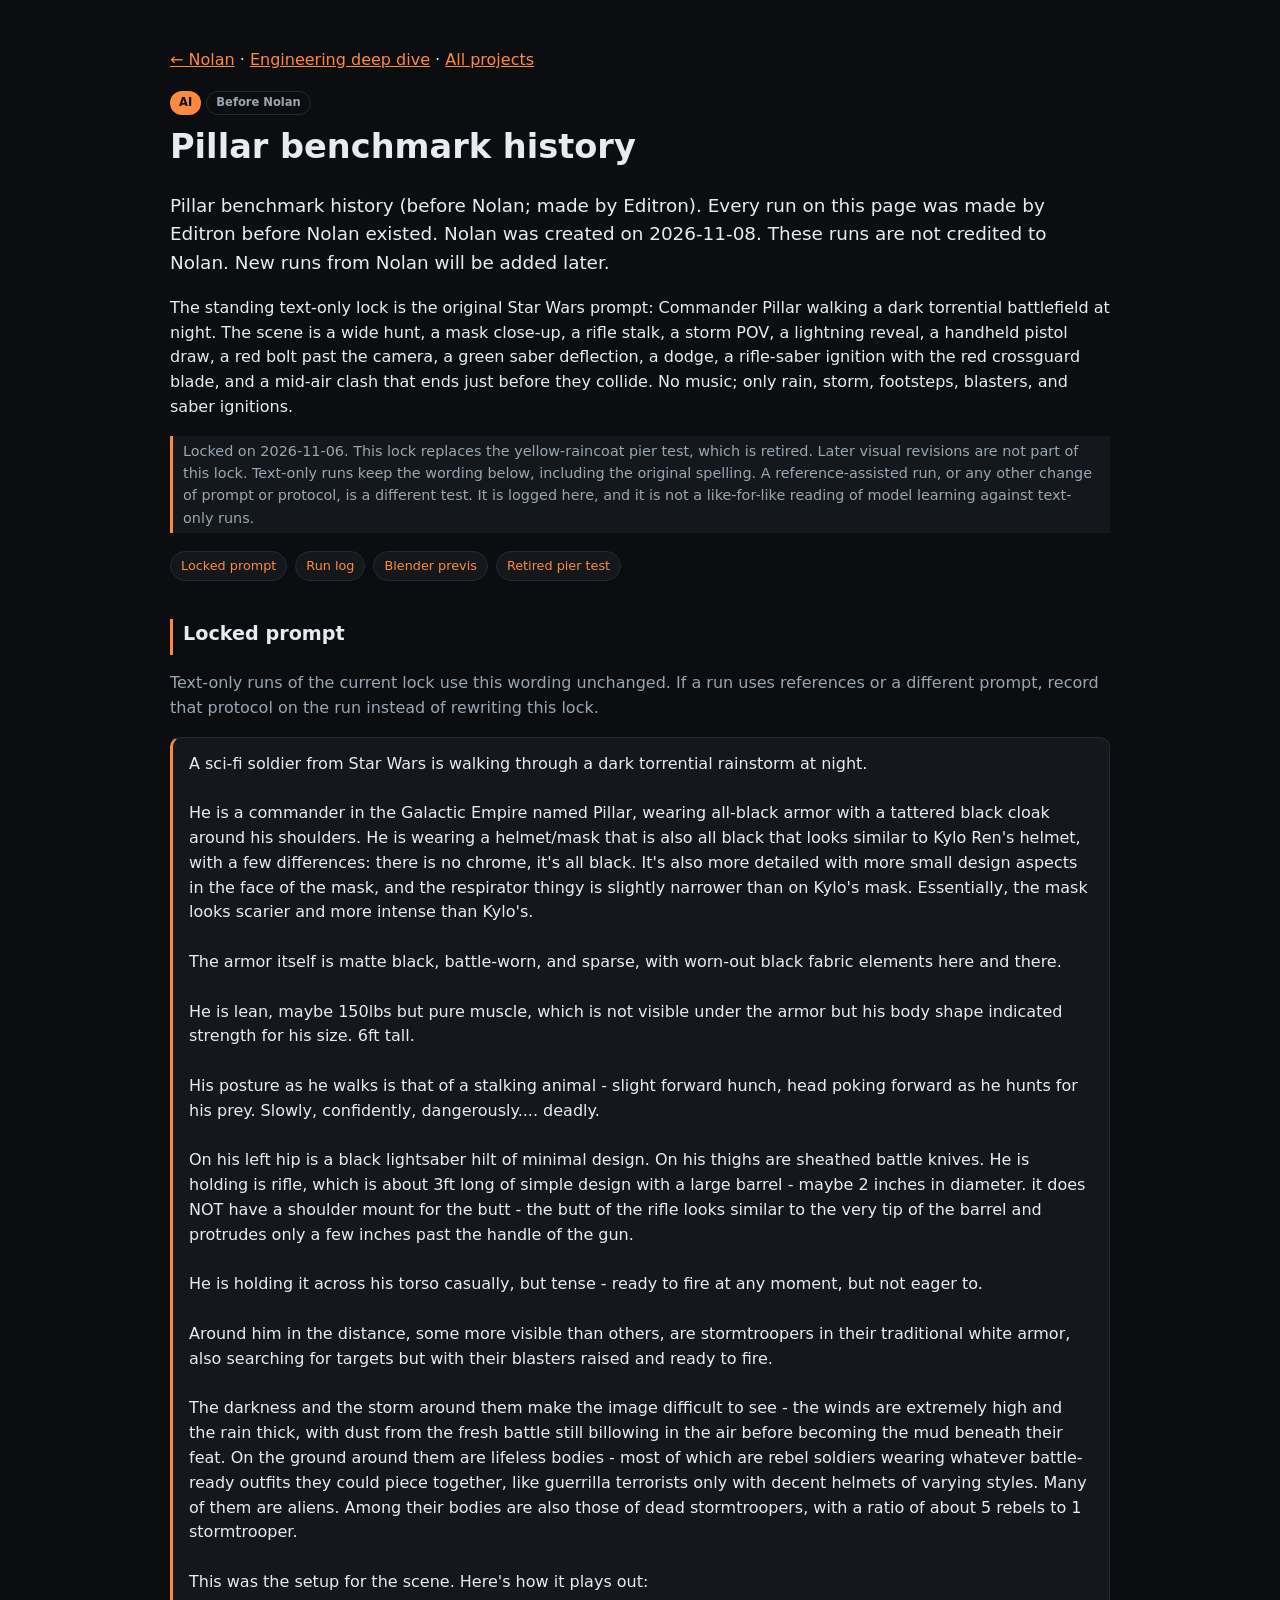
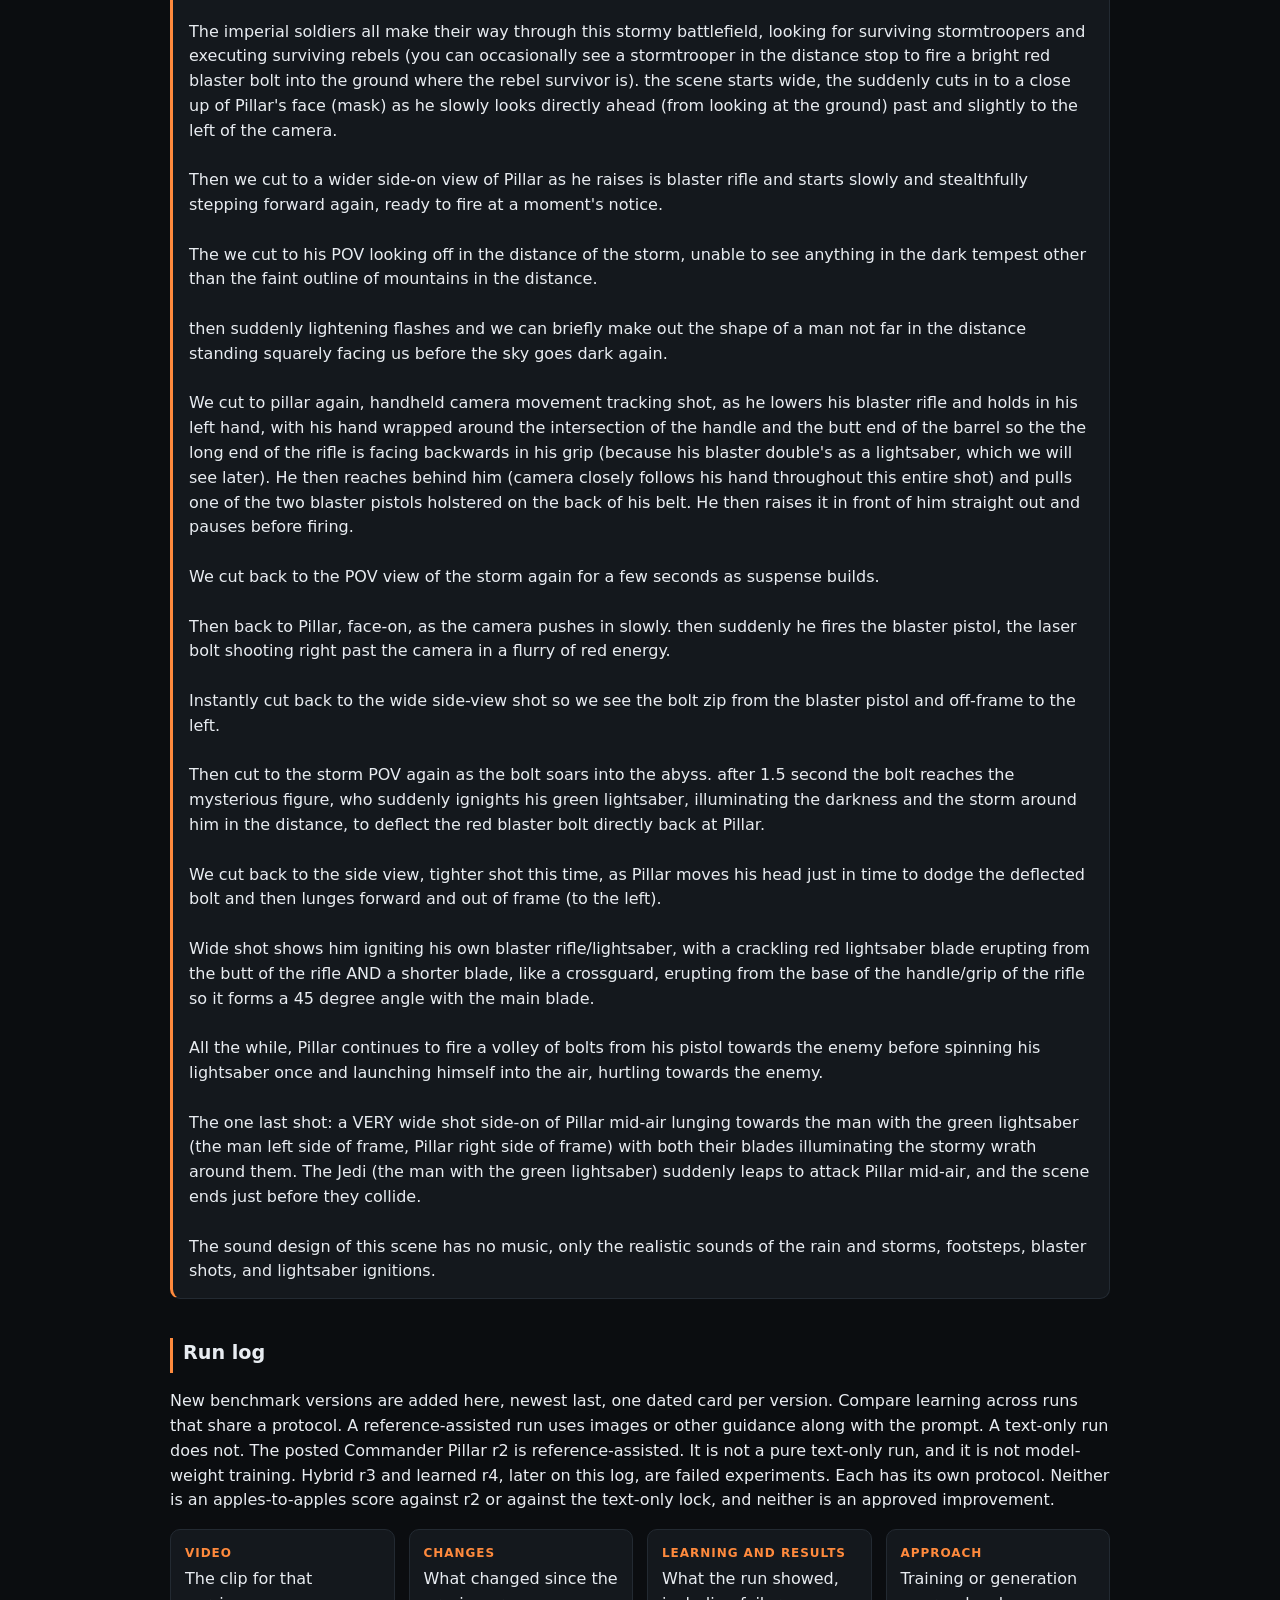
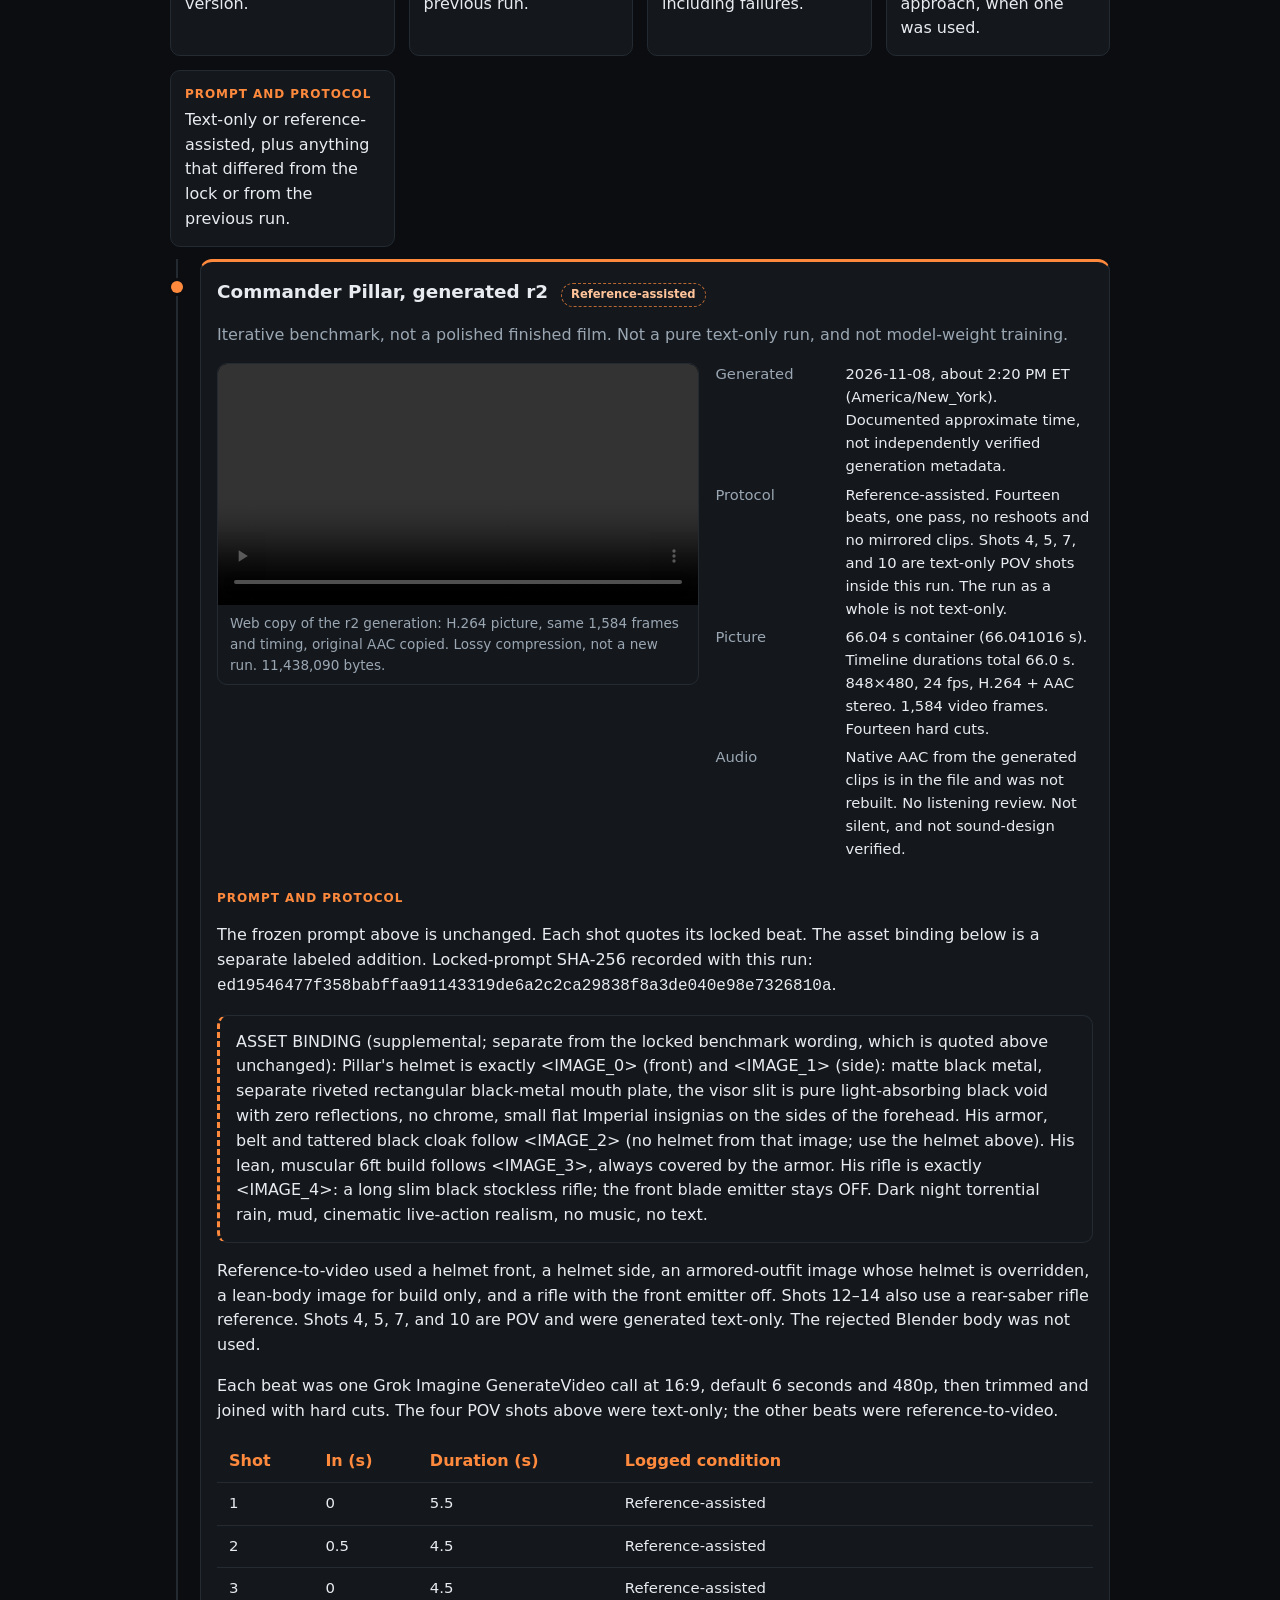
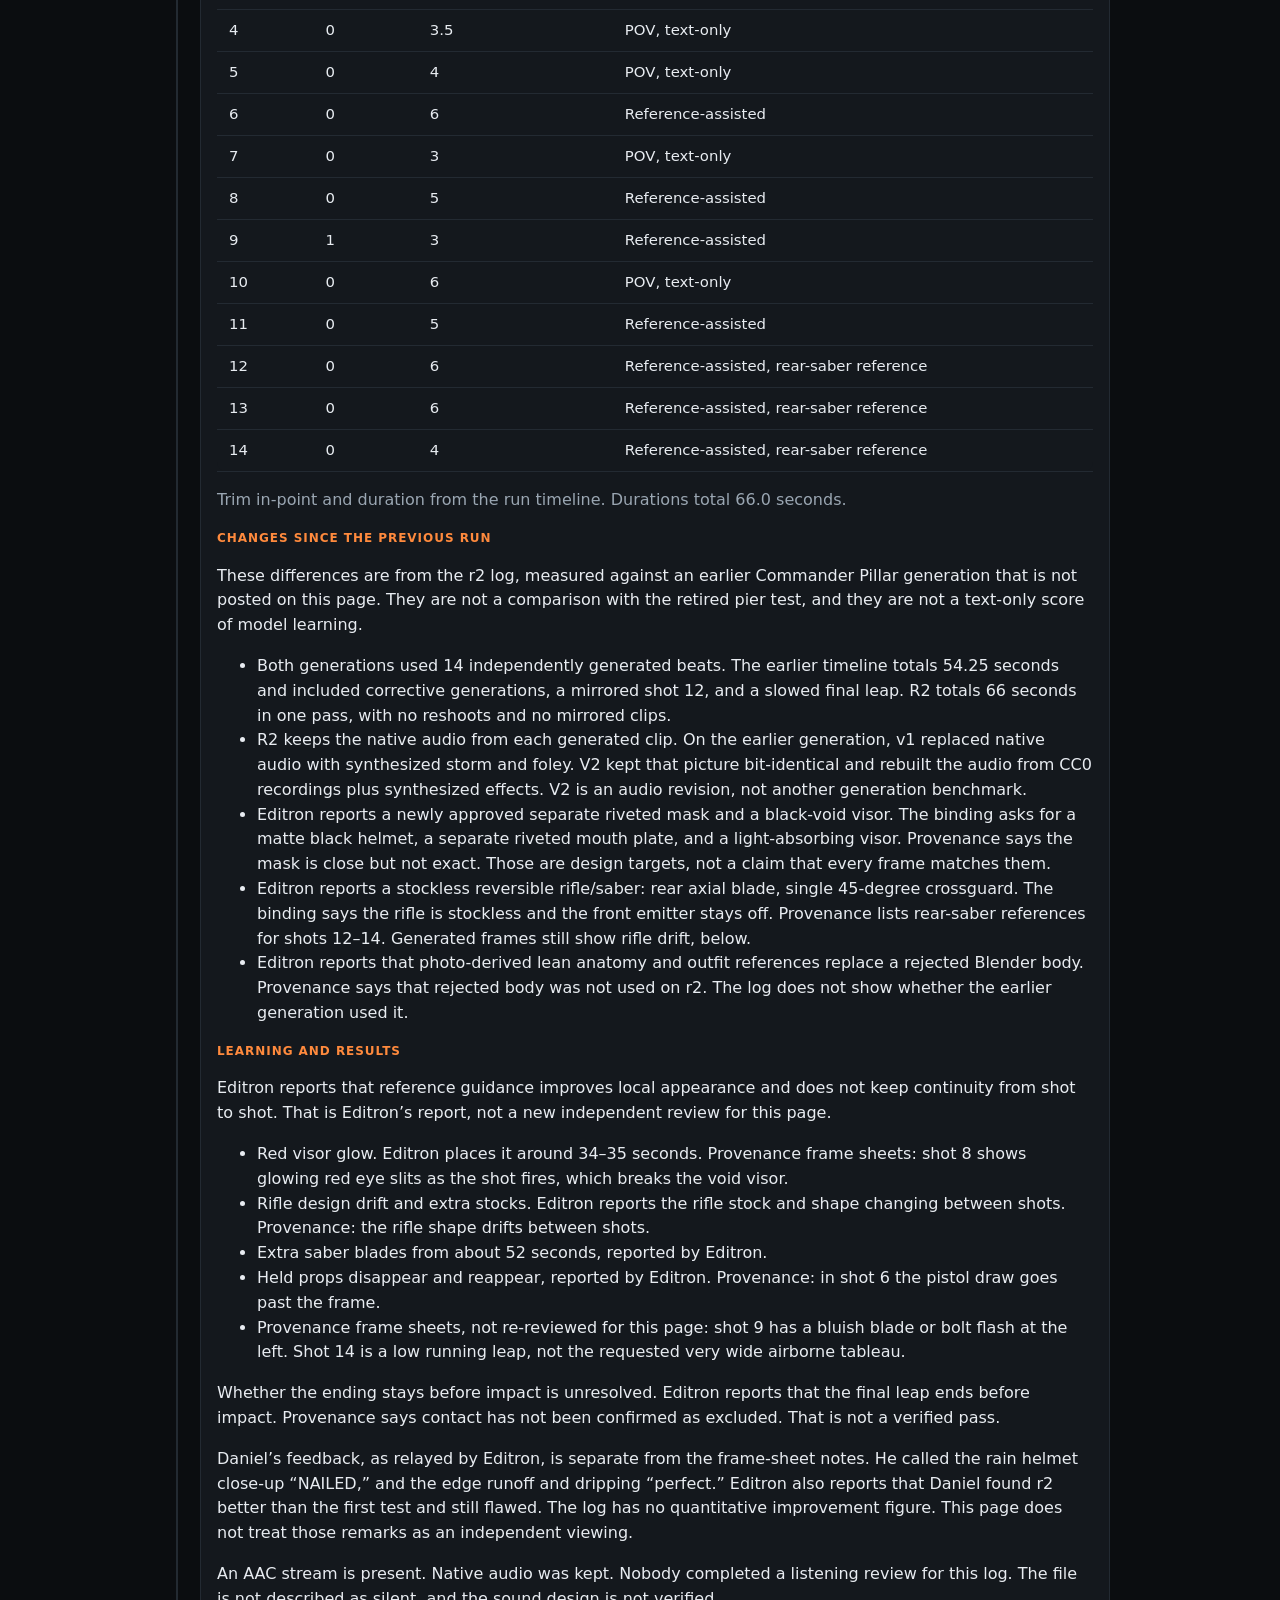
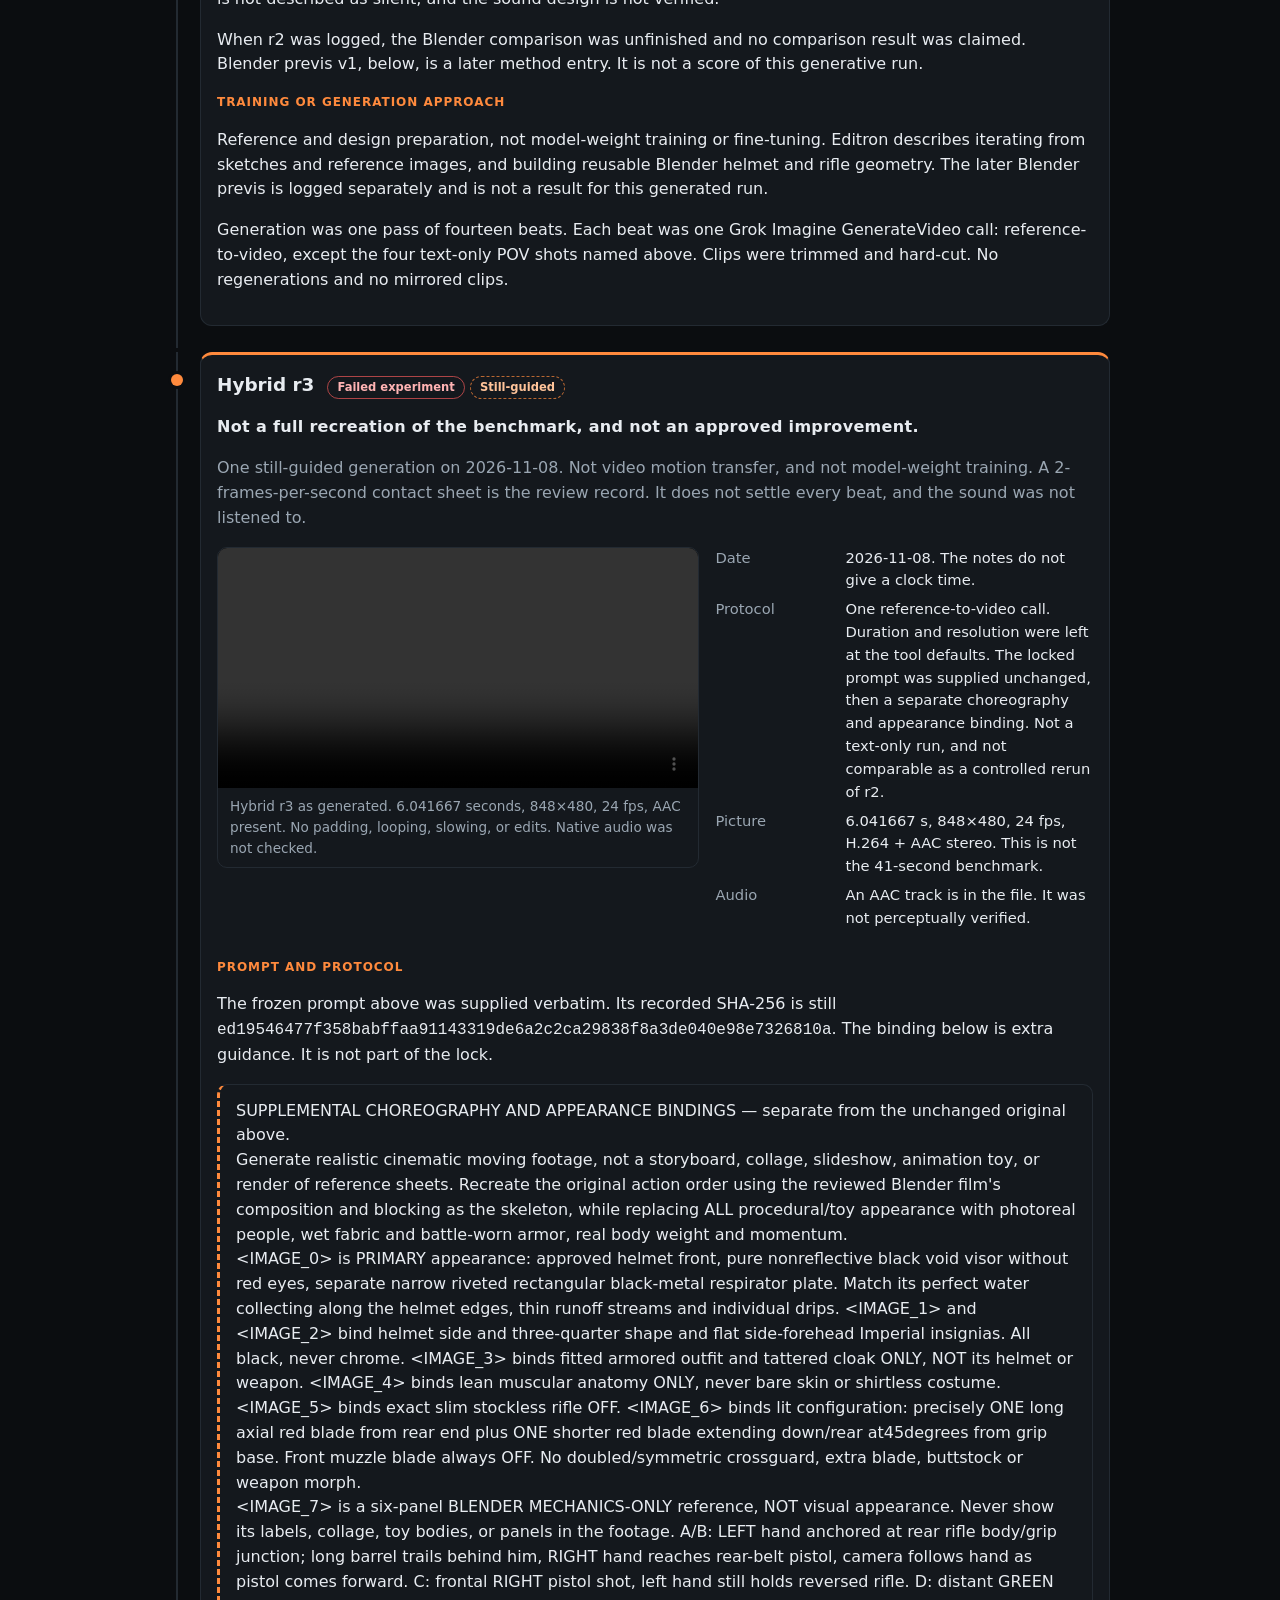
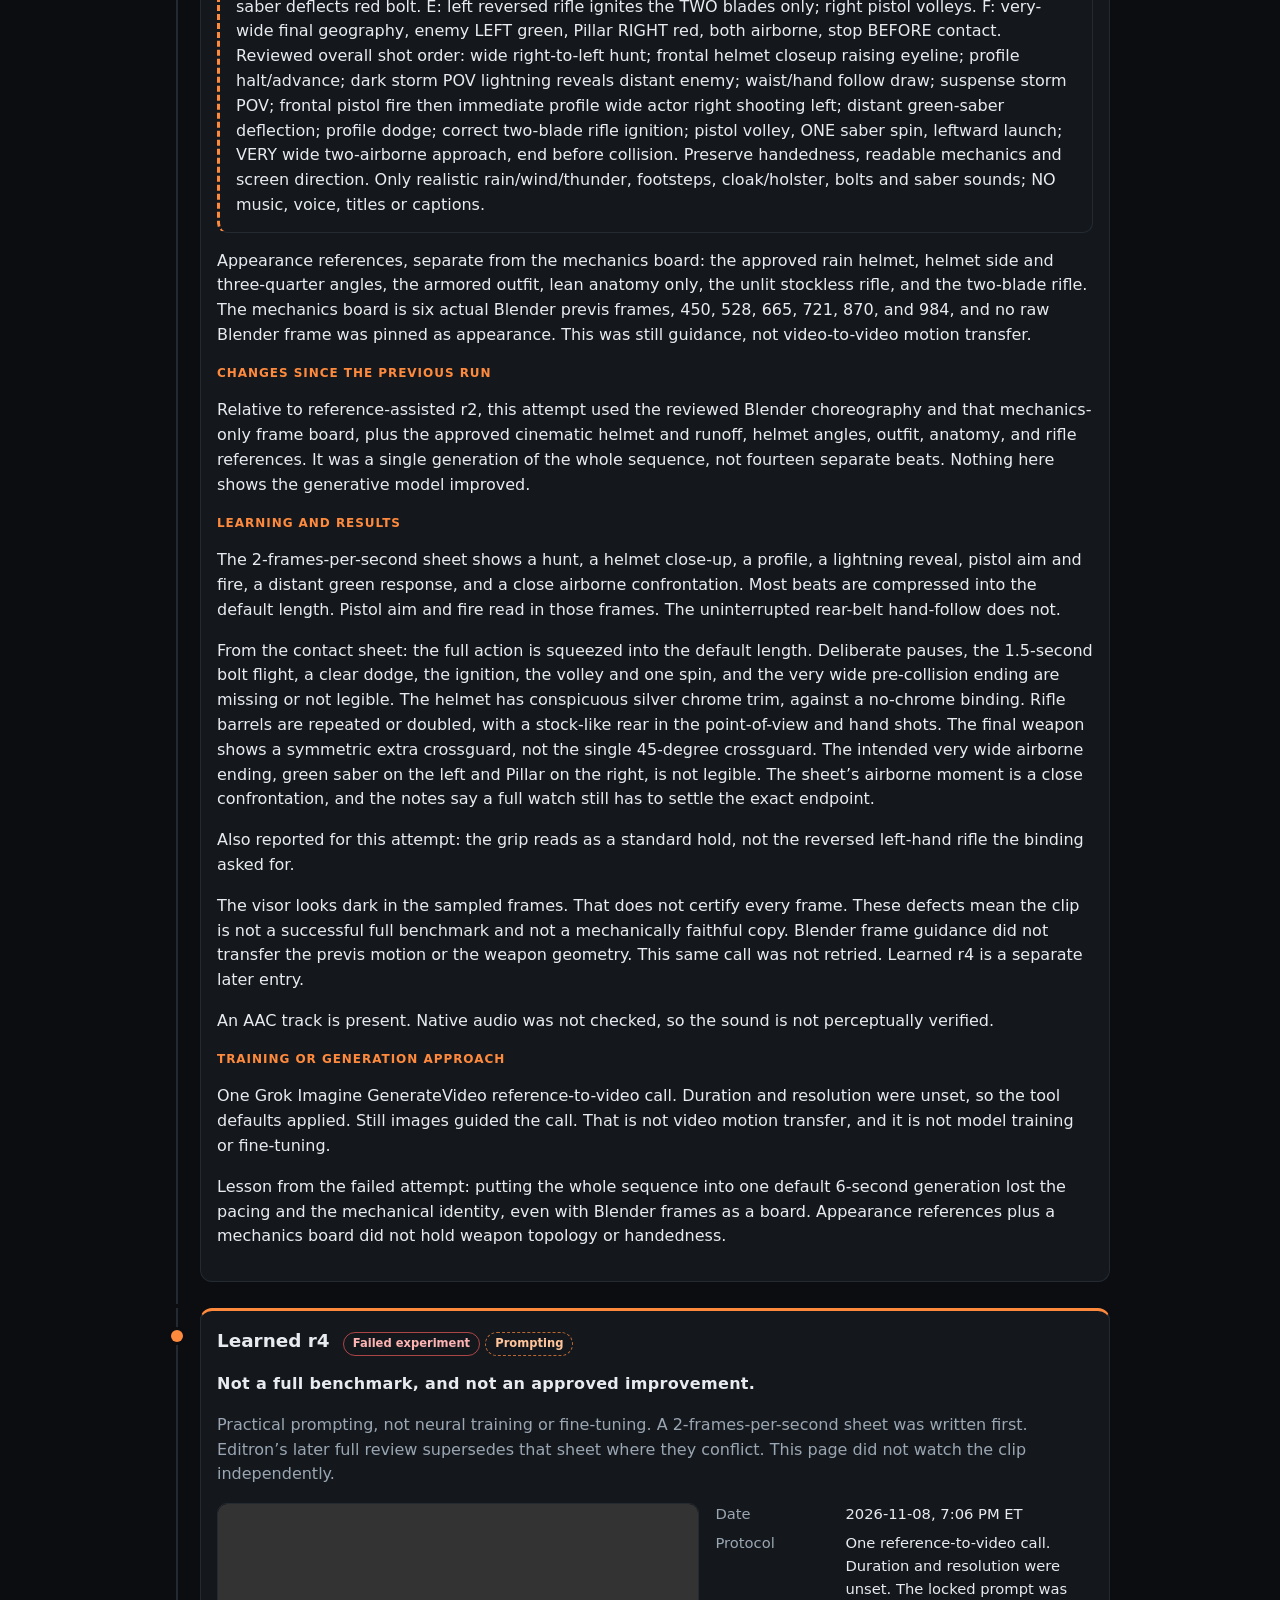
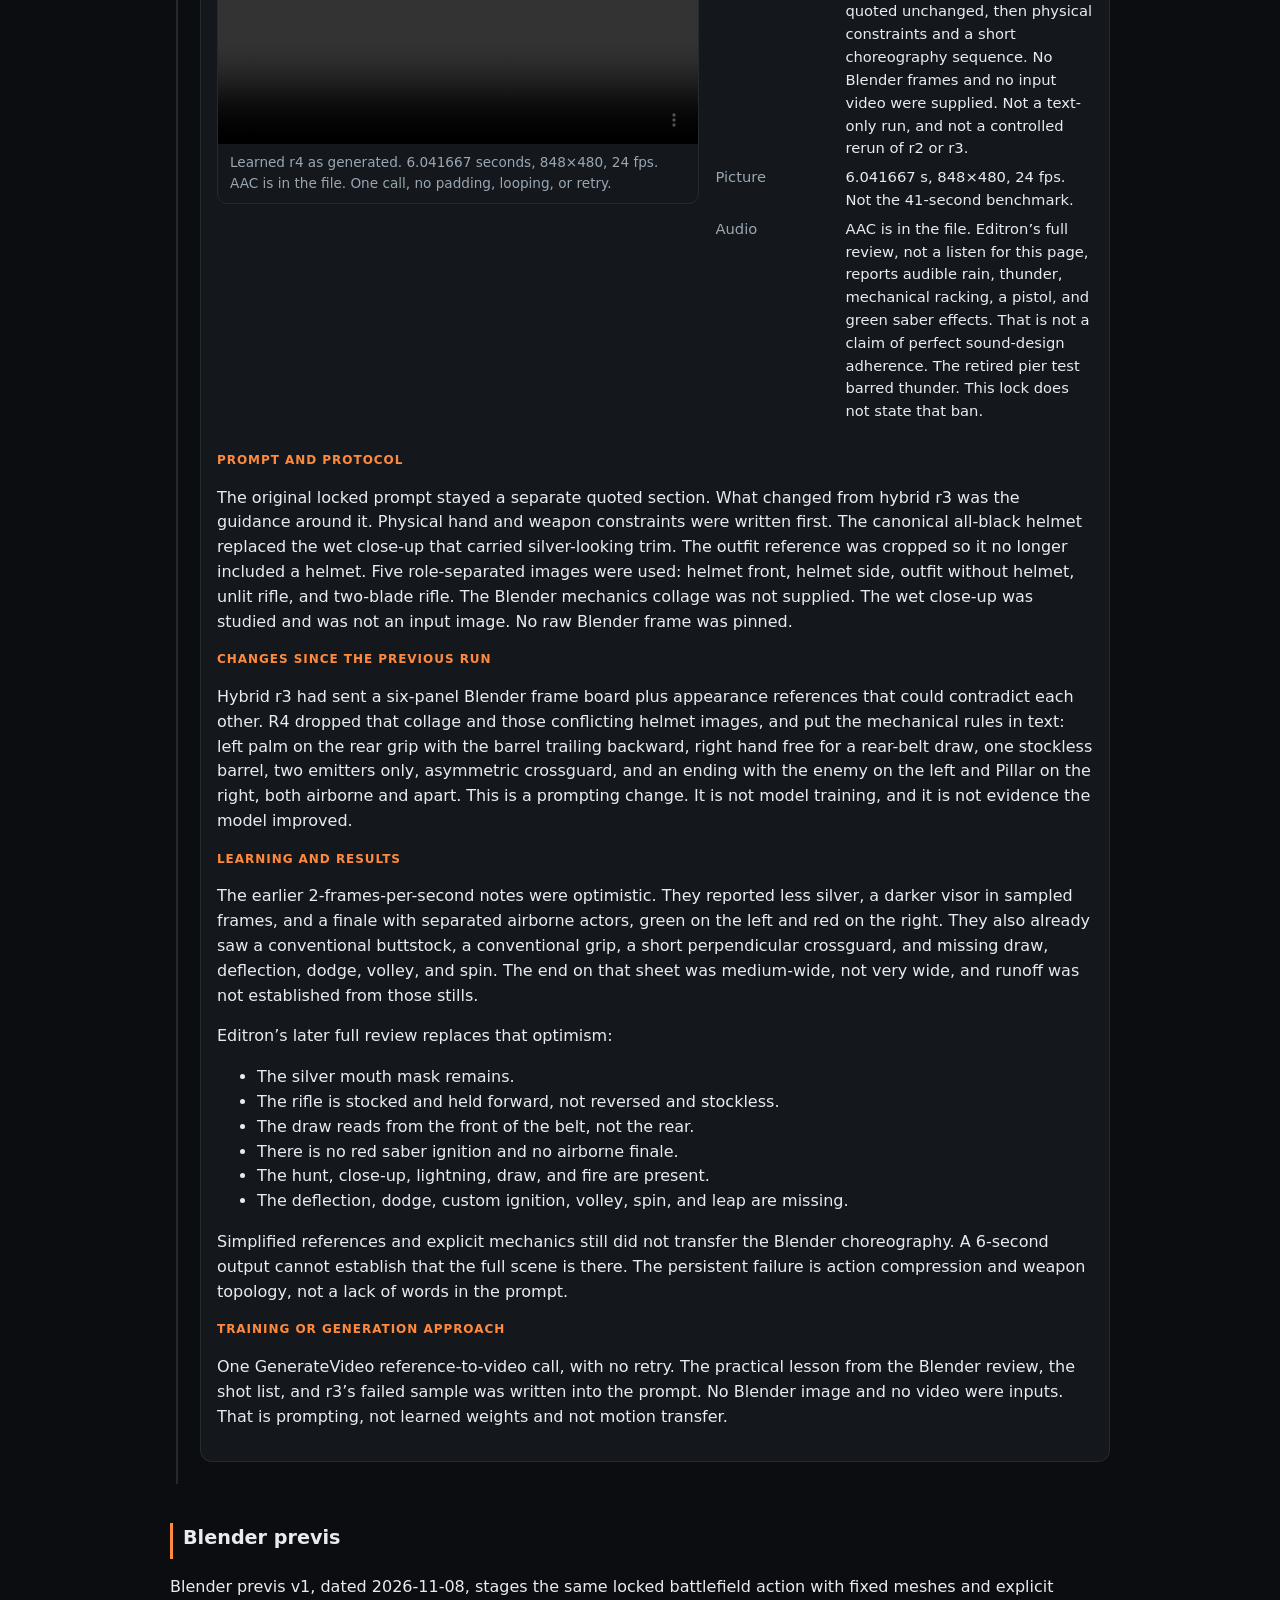
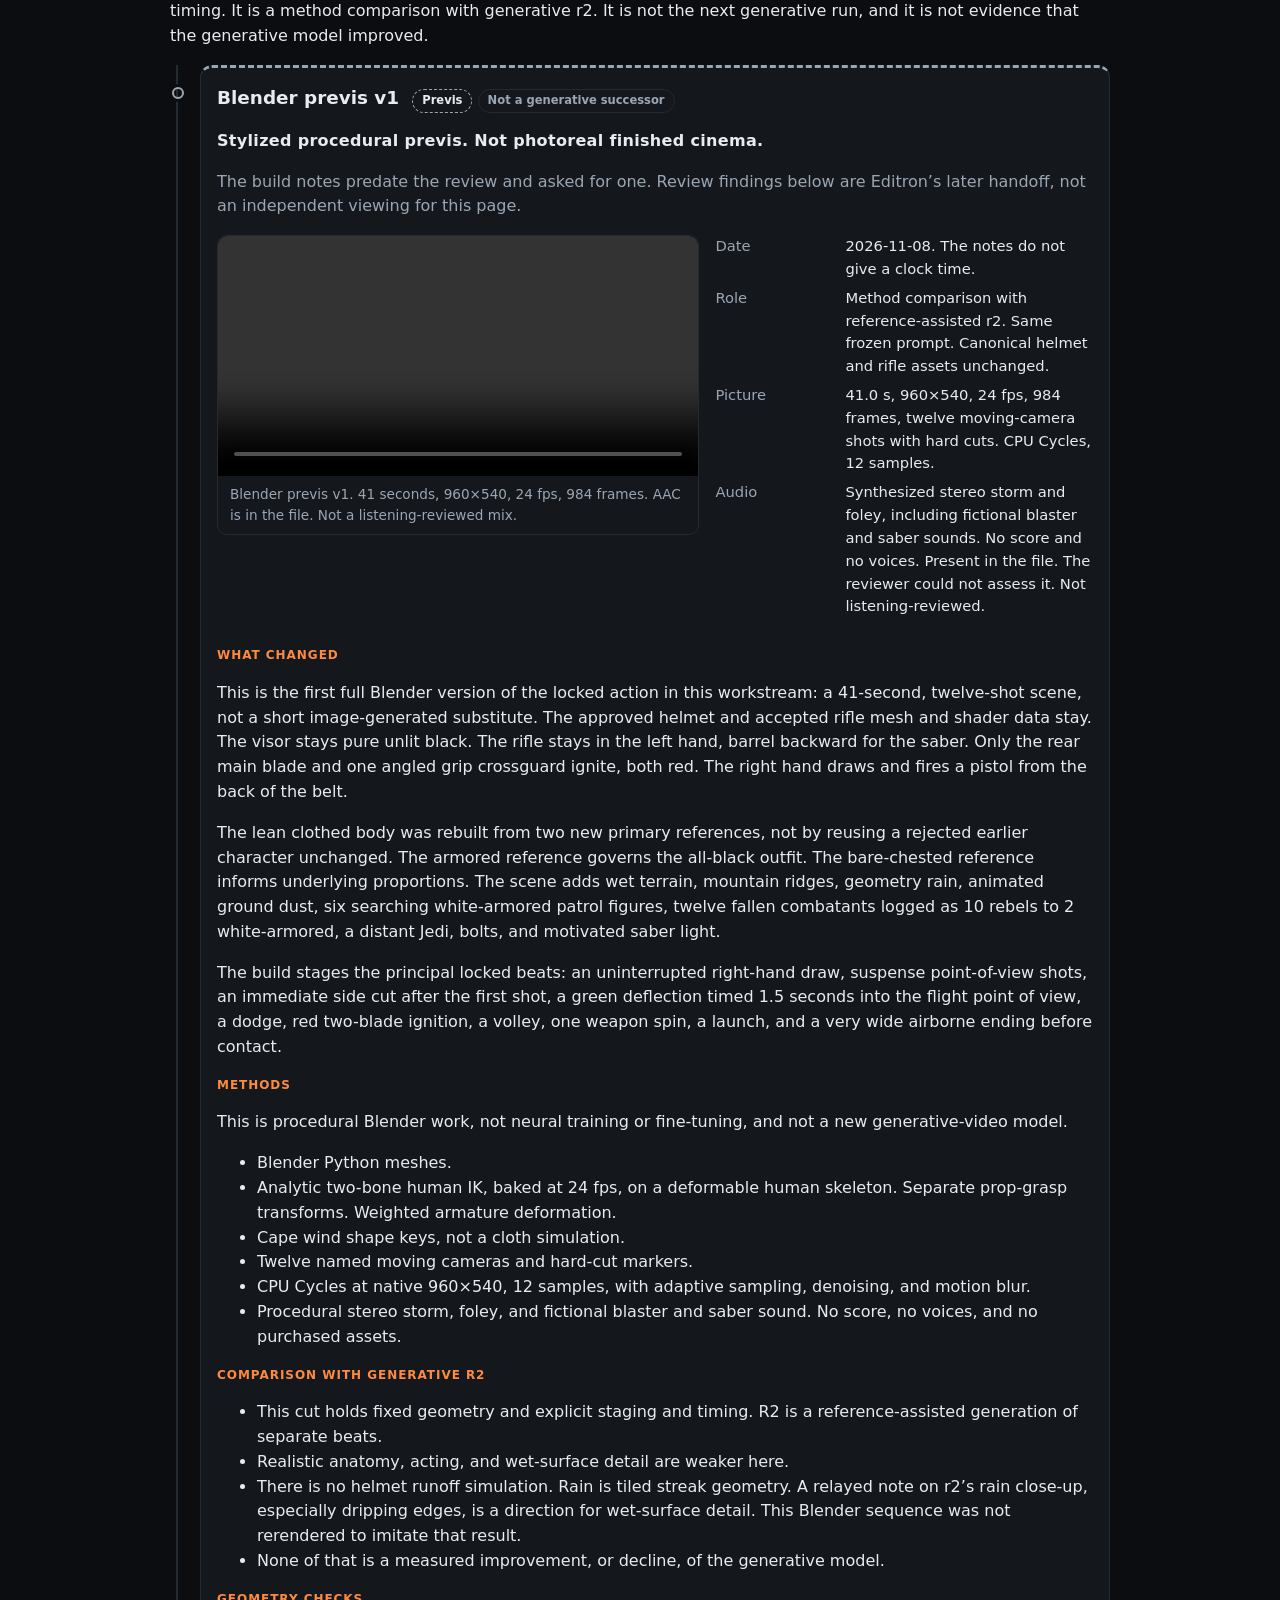
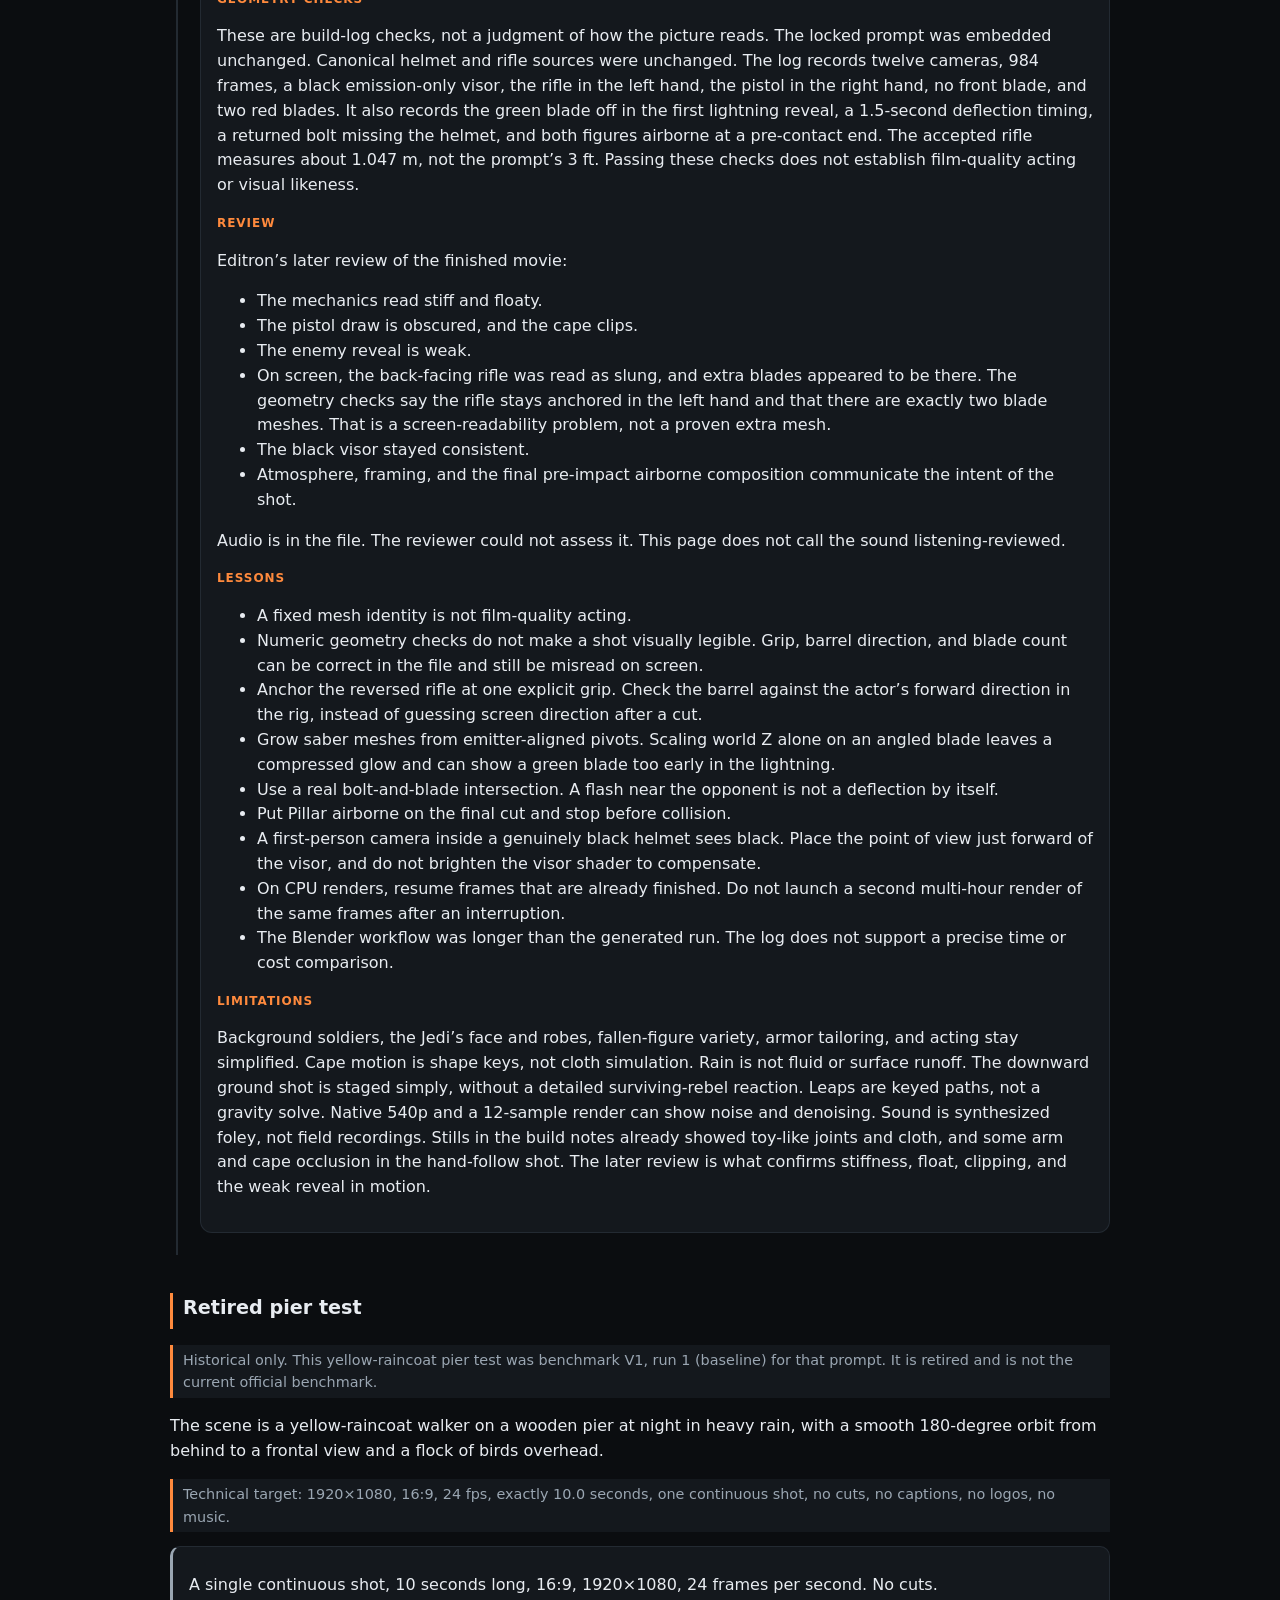
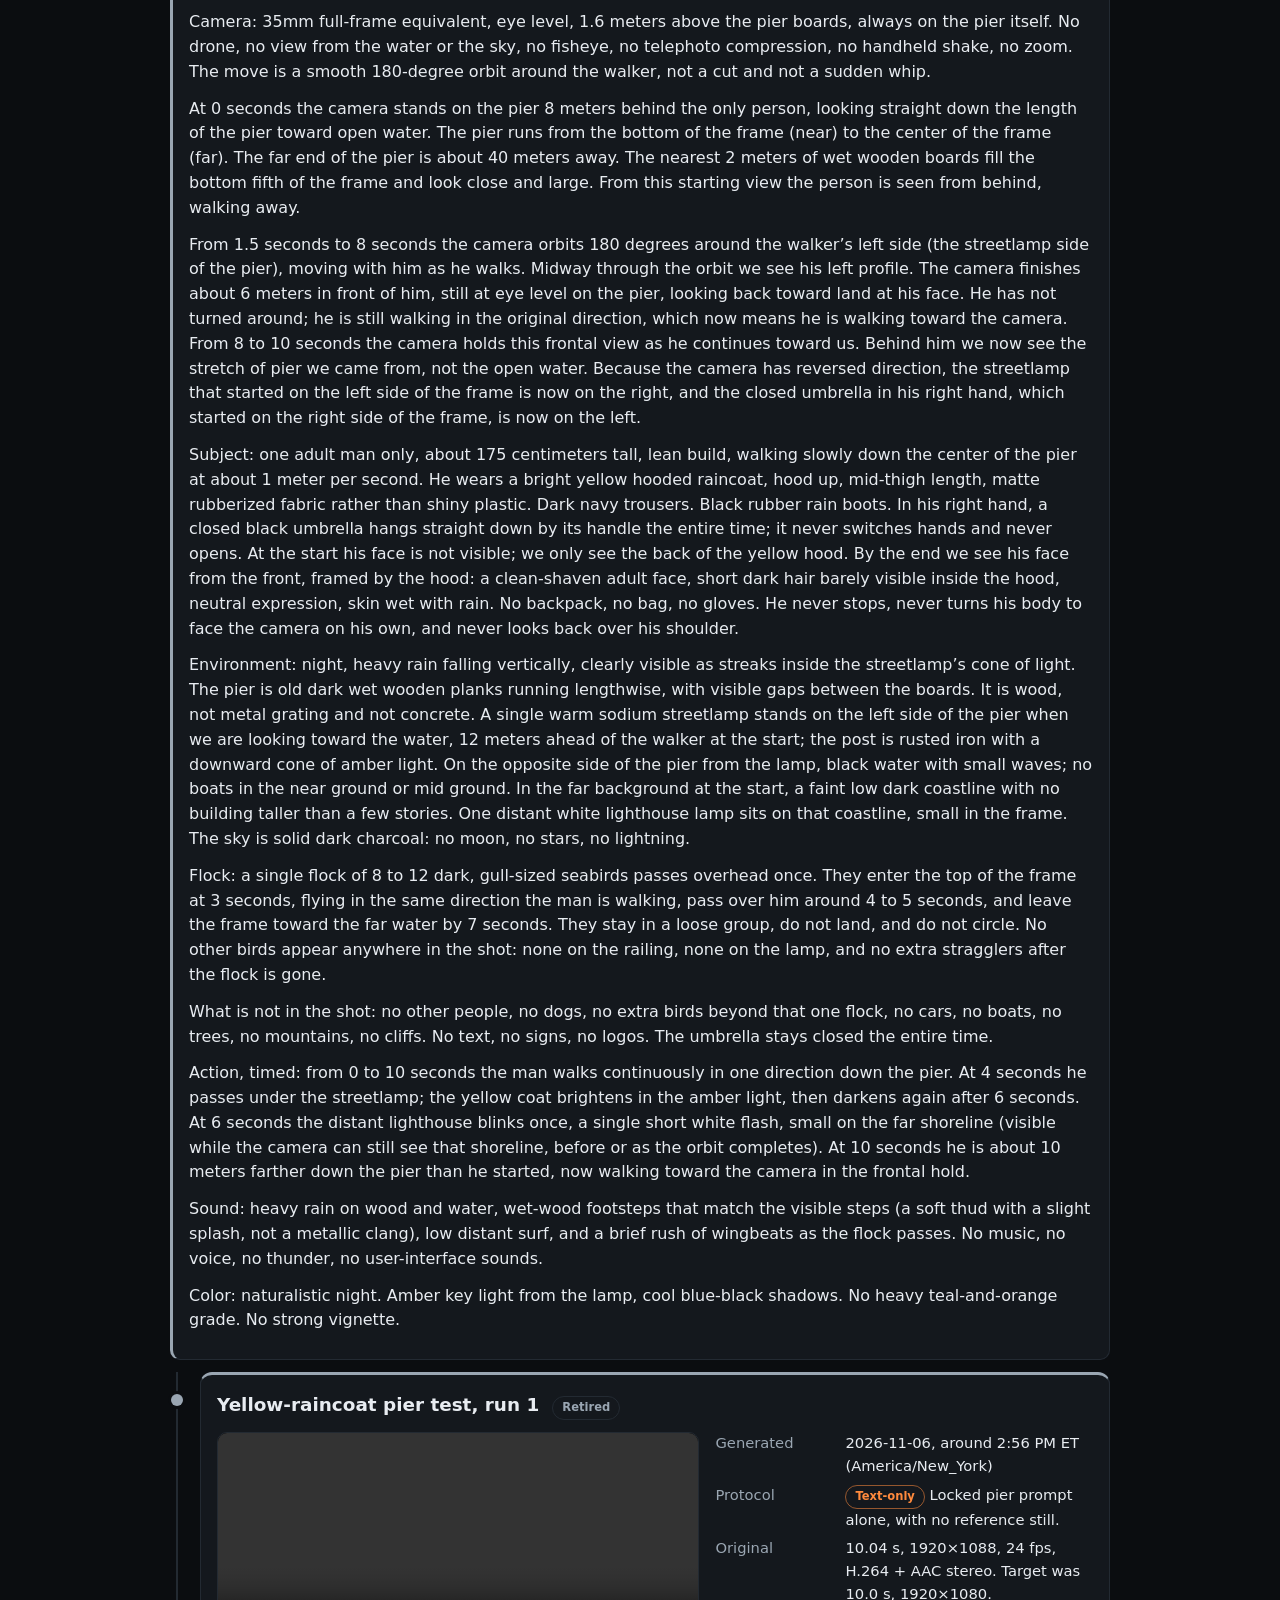
<file: projects/editron/benchmark/index.html>
<!doctype html>
<html lang="en">
<head>
<meta charset="utf-8">
<meta name="viewport" content="width=device-width,initial-scale=1,viewport-fit=cover">
<title>Moved · Pillar benchmark history</title>
<link rel="stylesheet" href="../../../style.css?v=202611210230">
<script>
location.replace("../../nolan/generation/" + location.hash);
</script>
</head>
<body class="cat-ai">
<main>
<p>This page moved. Pillar video generation is now with Nolan.</p>
<p class="navline"><a id="go" href="../../nolan/generation/">Pillar benchmark history →</a></p>
<ul>
<li><a href="../../nolan/generation/#prompt">Locked prompt</a></li>
<li><a href="../../nolan/generation/#pillar-r2">Generated r2</a></li>
<li><a href="../../nolan/generation/#previs">Blender previs</a></li>
<li><a href="../../nolan/generation/#hybrid-r3">Hybrid r3</a></li>
<li><a href="../../nolan/generation/#learned-r4">Learned r4</a></li>
<li><a href="../../nolan/generation/#retired">Retired pier test</a></li>
</ul>
</main>
<script>
document.getElementById("go").href = "../../nolan/generation/" + location.hash;
</script>
</body>
</html>
</file>
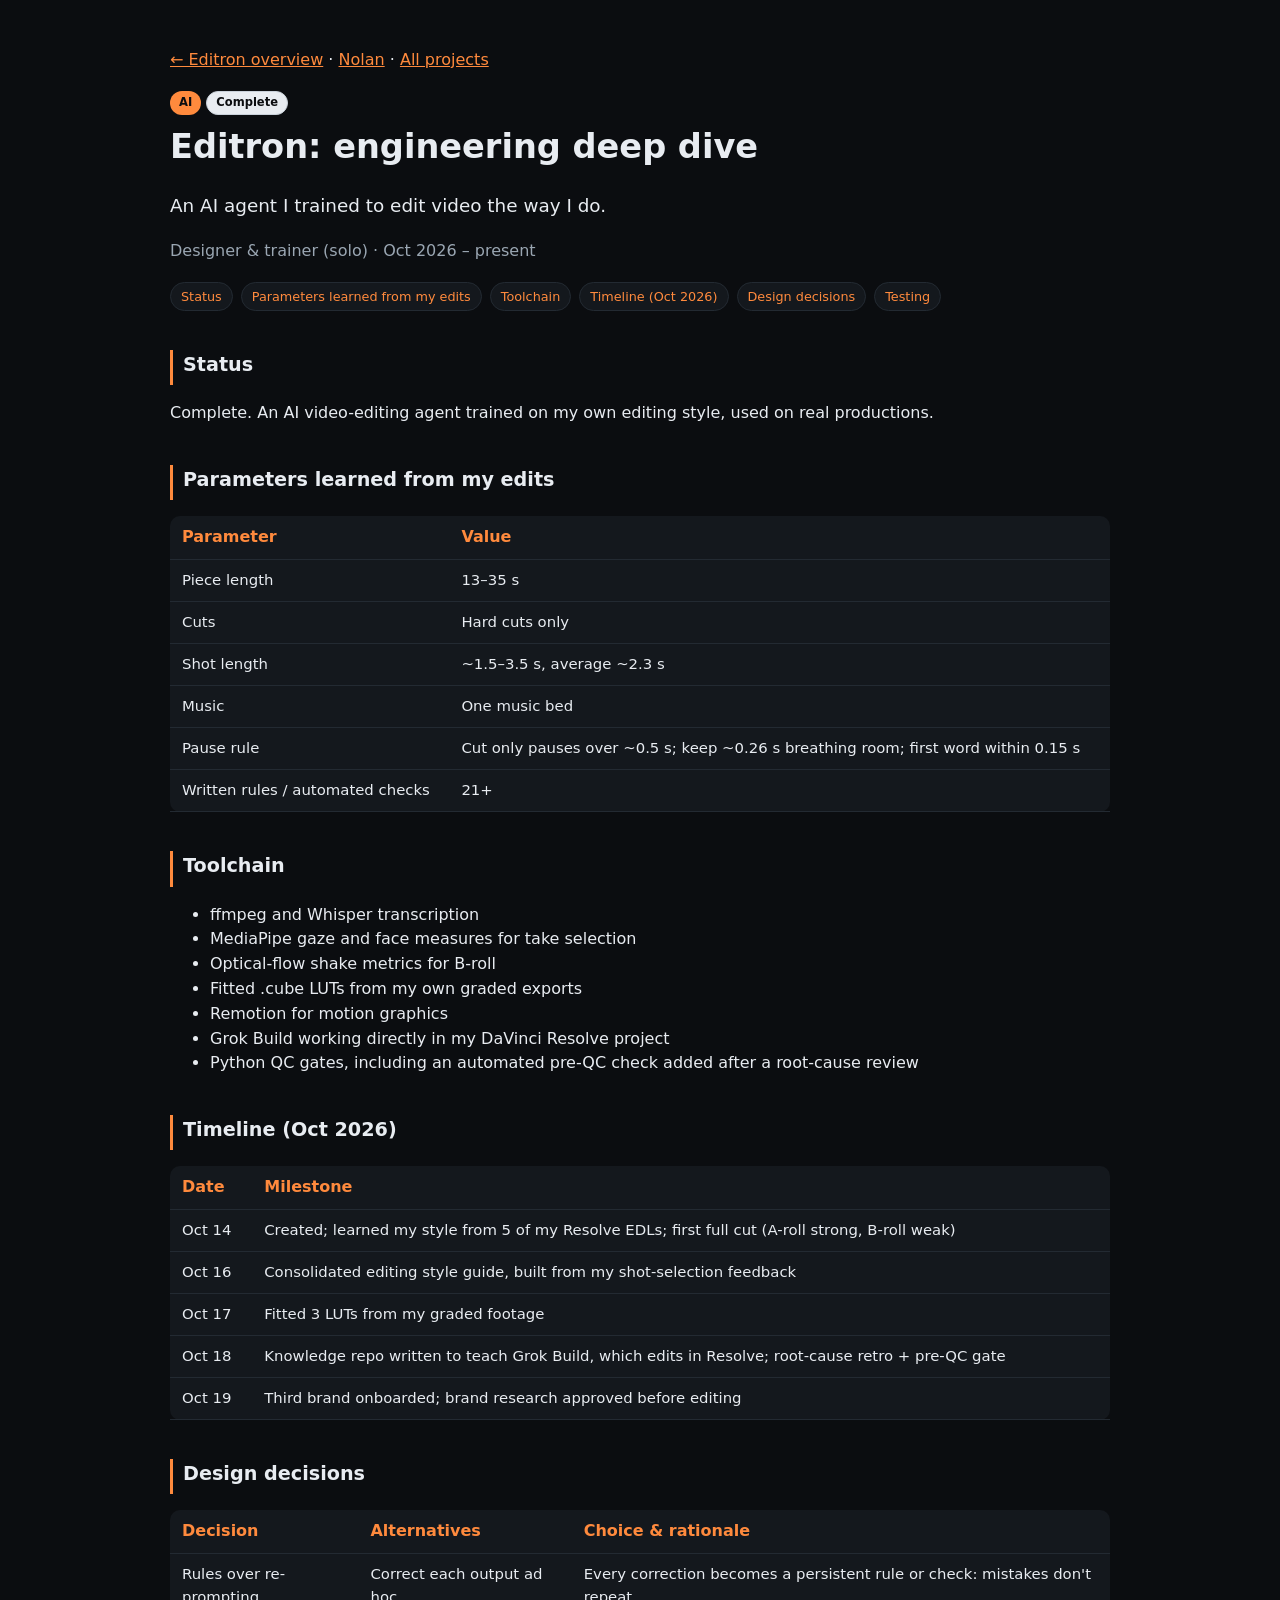
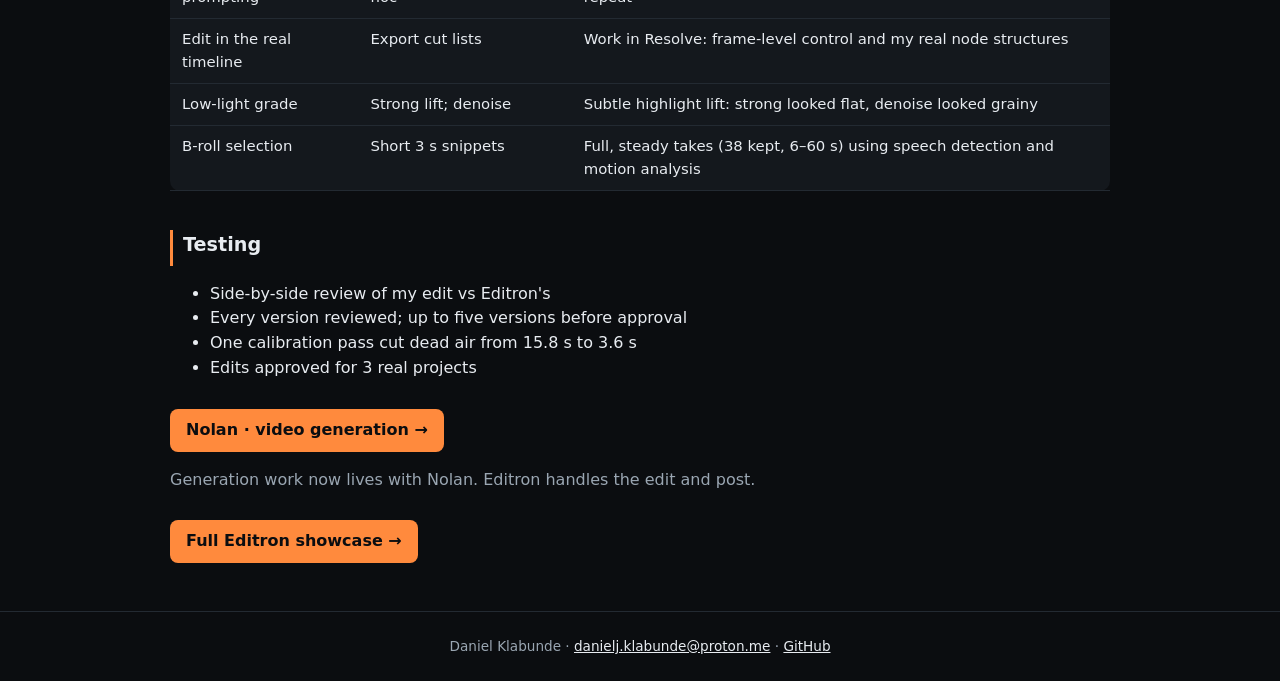
<file: projects/editron/details/index.html>
<!doctype html><html lang="en"><head><meta charset="utf-8"><meta name="viewport" content="width=device-width,initial-scale=1,viewport-fit=cover">
<title>Editron deep dive · Daniel Klabunde</title><link rel="stylesheet" href="../../../style.css?v=202611210230"></head><body class="cat-ai"><main><p class="navline"><a href="../">← Editron overview</a><span class="sep"> · </span><a href="../../nolan/">Nolan</a><span class="sep"> · </span><a href="../../../">All projects</a></p><header><span class="cat">AI</span> <span class="badge done">Complete</span><h1>Editron: engineering deep dive</h1><p class="lead">An AI agent I trained to edit video the way I do.</p><p class="muted">Designer &amp; trainer (solo) · Oct 2026 – present</p></header><nav class="toc"><a href="#status">Status</a><a href="#parameters">Parameters learned from my edits</a><a href="#toolchain">Toolchain</a><a href="#timeline">Timeline (Oct 2026)</a><a href="#design">Design decisions</a><a href="#testing">Testing</a></nav><h2 id="status">Status</h2><p>Complete. An AI video-editing agent trained on my own editing style, used on real productions.</p><h2 id="parameters">Parameters learned from my edits</h2><div class="tw"><table><tr><th>Parameter</th><th>Value</th></tr><tr><td>Piece length</td><td>13–35 s</td></tr><tr><td>Cuts</td><td>Hard cuts only</td></tr><tr><td>Shot length</td><td>~1.5–3.5 s, average ~2.3 s</td></tr><tr><td>Music</td><td>One music bed</td></tr><tr><td>Pause rule</td><td>Cut only pauses over ~0.5 s; keep ~0.26 s breathing room; first word within 0.15 s</td></tr><tr><td>Written rules / automated checks</td><td>21+</td></tr></table></div><h2 id="toolchain">Toolchain</h2><ul><li>ffmpeg and Whisper transcription</li><li>MediaPipe gaze and face measures for take selection</li><li>Optical-flow shake metrics for B-roll</li><li>Fitted .cube LUTs from my own graded exports</li><li>Remotion for motion graphics</li><li>Grok Build working directly in my DaVinci Resolve project</li><li>Python QC gates, including an automated pre-QC check added after a root-cause review</li></ul><h2 id="timeline">Timeline (Oct 2026)</h2><div class="tw"><table><tr><th>Date</th><th>Milestone</th></tr><tr><td>Oct 14</td><td>Created; learned my style from 5 of my Resolve EDLs; first full cut (A-roll strong, B-roll weak)</td></tr><tr><td>Oct 16</td><td>Consolidated editing style guide, built from my shot-selection feedback</td></tr><tr><td>Oct 17</td><td>Fitted 3 LUTs from my graded footage</td></tr><tr><td>Oct 18</td><td>Knowledge repo written to teach Grok Build, which edits in Resolve; root-cause retro + pre-QC gate</td></tr><tr><td>Oct 19</td><td>Third brand onboarded; brand research approved before editing</td></tr></table></div><h2 id="design">Design decisions</h2><div class="tw"><table><tr><th>Decision</th><th>Alternatives</th><th>Choice &amp; rationale</th></tr><tr><td>Rules over re-prompting</td><td>Correct each output ad hoc</td><td>Every correction becomes a persistent rule or check: mistakes don&#x27;t repeat</td></tr><tr><td>Edit in the real timeline</td><td>Export cut lists</td><td>Work in Resolve: frame-level control and my real node structures</td></tr><tr><td>Low-light grade</td><td>Strong lift; denoise</td><td>Subtle highlight lift: strong looked flat, denoise looked grainy</td></tr><tr><td>B-roll selection</td><td>Short 3 s snippets</td><td>Full, steady takes (38 kept, 6–60 s) using speech detection and motion analysis</td></tr></table></div><h2 id="testing">Testing</h2><ul><li>Side-by-side review of my edit vs Editron&#x27;s</li><li>Every version reviewed; up to five versions before approval</li><li>One calibration pass cut dead air from 15.8 s to 3.6 s</li><li>Edits approved for 3 real projects</li></ul><p><a class="btn" href="../../nolan/">Nolan · video generation →</a></p><p class="muted">Generation work now lives with Nolan. Editron handles the edit and post.</p><p><a class="btn" href="https://pillartheman1.github.io/editron-portfolio/">Full Editron showcase →</a></p></main>
<footer><span class="who">Daniel Klabunde</span><span class="sep"> · </span><a href="mailto:danielj.klabunde@proton.me">danielj.klabunde@proton.me</a><span class="sep"> · </span><a href="https://github.com/Pillartheman1">GitHub</a></footer></body></html>
</file>
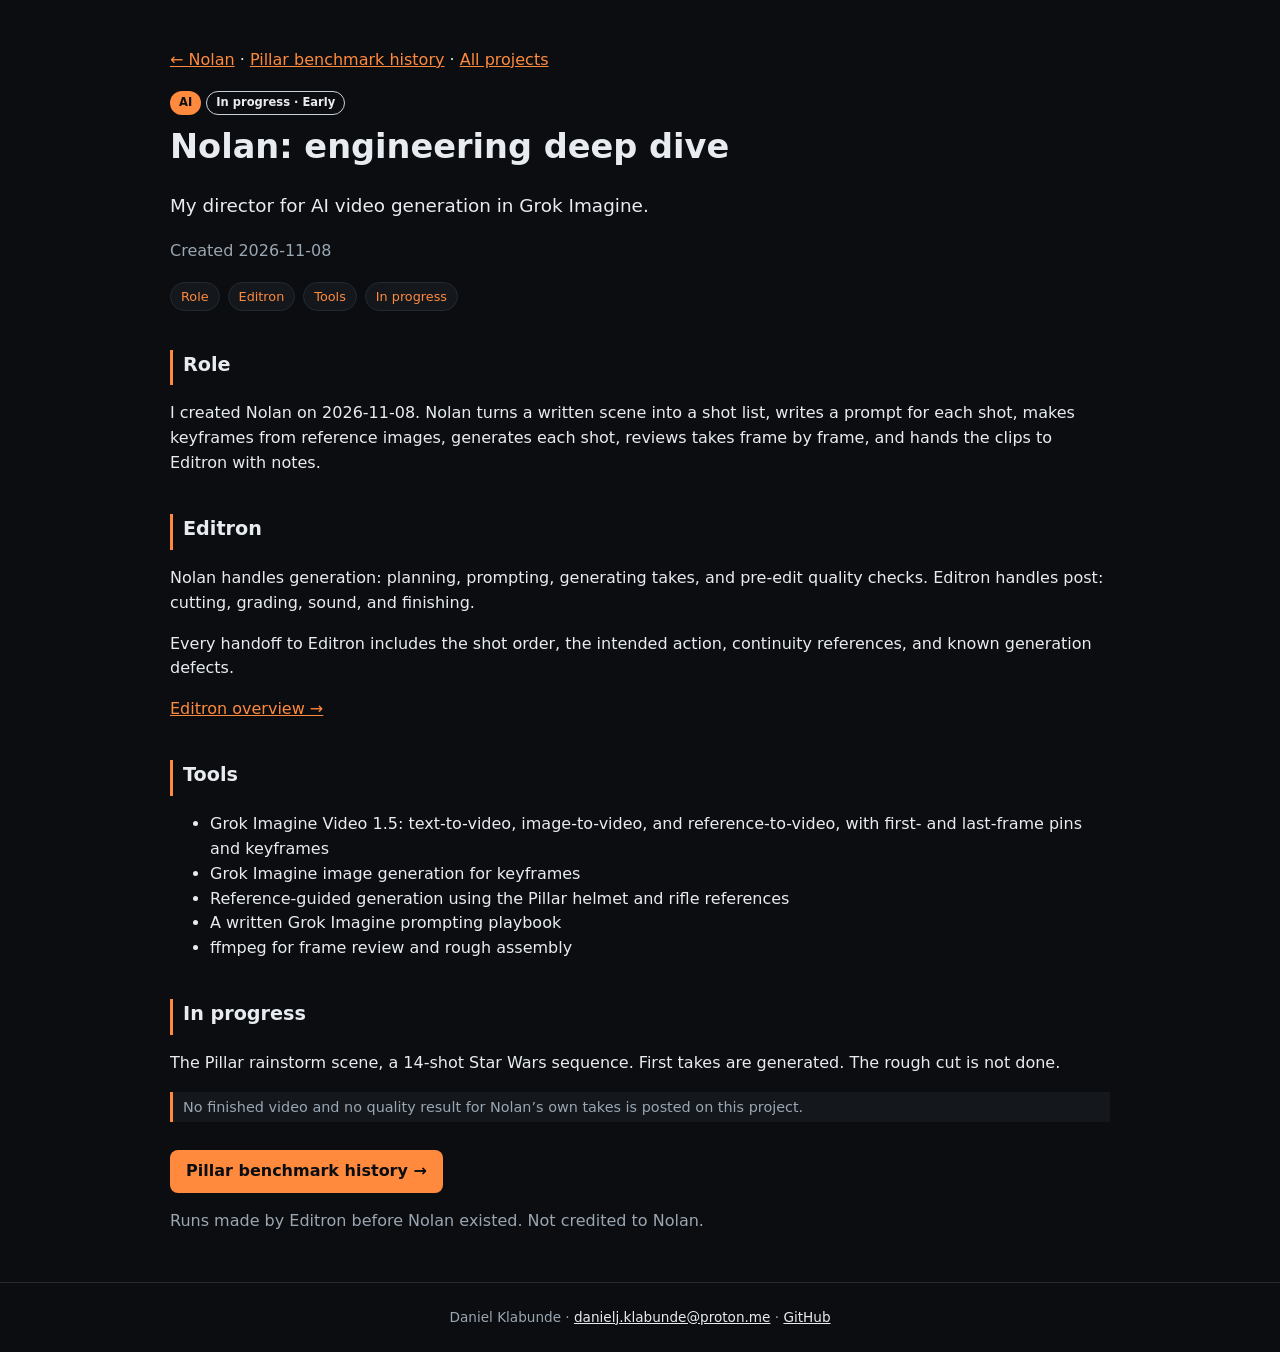
<file: projects/nolan/details/index.html>
<!doctype html>
<html lang="en">
<head>
<meta charset="utf-8">
<meta name="viewport" content="width=device-width,initial-scale=1,viewport-fit=cover">
<title>Nolan deep dive · Daniel Klabunde</title>
<link rel="stylesheet" href="../../../style.css?v=202611210230">
</head>
<body class="cat-ai">
<main>
<p class="navline"><a href="../">← Nolan</a><span class="sep"> · </span><a href="../generation/">Pillar benchmark history</a><span class="sep"> · </span><a href="../../../">All projects</a></p>
<header>
<span class="cat">AI</span> <span class="badge prog">In progress · Early</span>
<h1>Nolan: engineering deep dive</h1>
<p class="lead">My director for AI video generation in Grok Imagine.</p>
<p class="muted">Created 2026-11-08</p>
</header>
<nav class="toc"><a href="#role">Role</a><a href="#editron">Editron</a><a href="#tools">Tools</a><a href="#progress">In progress</a></nav>
<h2 id="role">Role</h2>
<p>I created Nolan on 2026-11-08. Nolan turns a written scene into a shot list, writes a prompt for each shot, makes keyframes from reference images, generates each shot, reviews takes frame by frame, and hands the clips to Editron with notes.</p>
<h2 id="editron">Editron</h2>
<p>Nolan handles generation: planning, prompting, generating takes, and pre-edit quality checks. Editron handles post: cutting, grading, sound, and finishing.</p>
<p>Every handoff to Editron includes the shot order, the intended action, continuity references, and known generation defects.</p>
<p class="navline"><a href="../../editron/">Editron overview →</a></p>
<h2 id="tools">Tools</h2>
<ul>
<li>Grok Imagine Video 1.5: text-to-video, image-to-video, and reference-to-video, with first- and last-frame pins and keyframes</li>
<li>Grok Imagine image generation for keyframes</li>
<li>Reference-guided generation using the Pillar helmet and rifle references</li>
<li>A written Grok Imagine prompting playbook</li>
<li>ffmpeg for frame review and rough assembly</li>
</ul>
<h2 id="progress">In progress</h2>
<p>The Pillar rainstorm scene, a 14-shot Star Wars sequence. First takes are generated. The rough cut is not done.</p>
<p class="note">No finished video and no quality result for Nolan’s own takes is posted on this project.</p>
<p><a class="btn" href="../generation/">Pillar benchmark history →</a></p>
<p class="muted">Runs made by Editron before Nolan existed. Not credited to Nolan.</p>
</main>
<footer><span class="who">Daniel Klabunde</span><span class="sep"> · </span><a href="mailto:danielj.klabunde@proton.me">danielj.klabunde@proton.me</a><span class="sep"> · </span><a href="https://github.com/Pillartheman1">GitHub</a></footer>
</body>
</html>
</file>
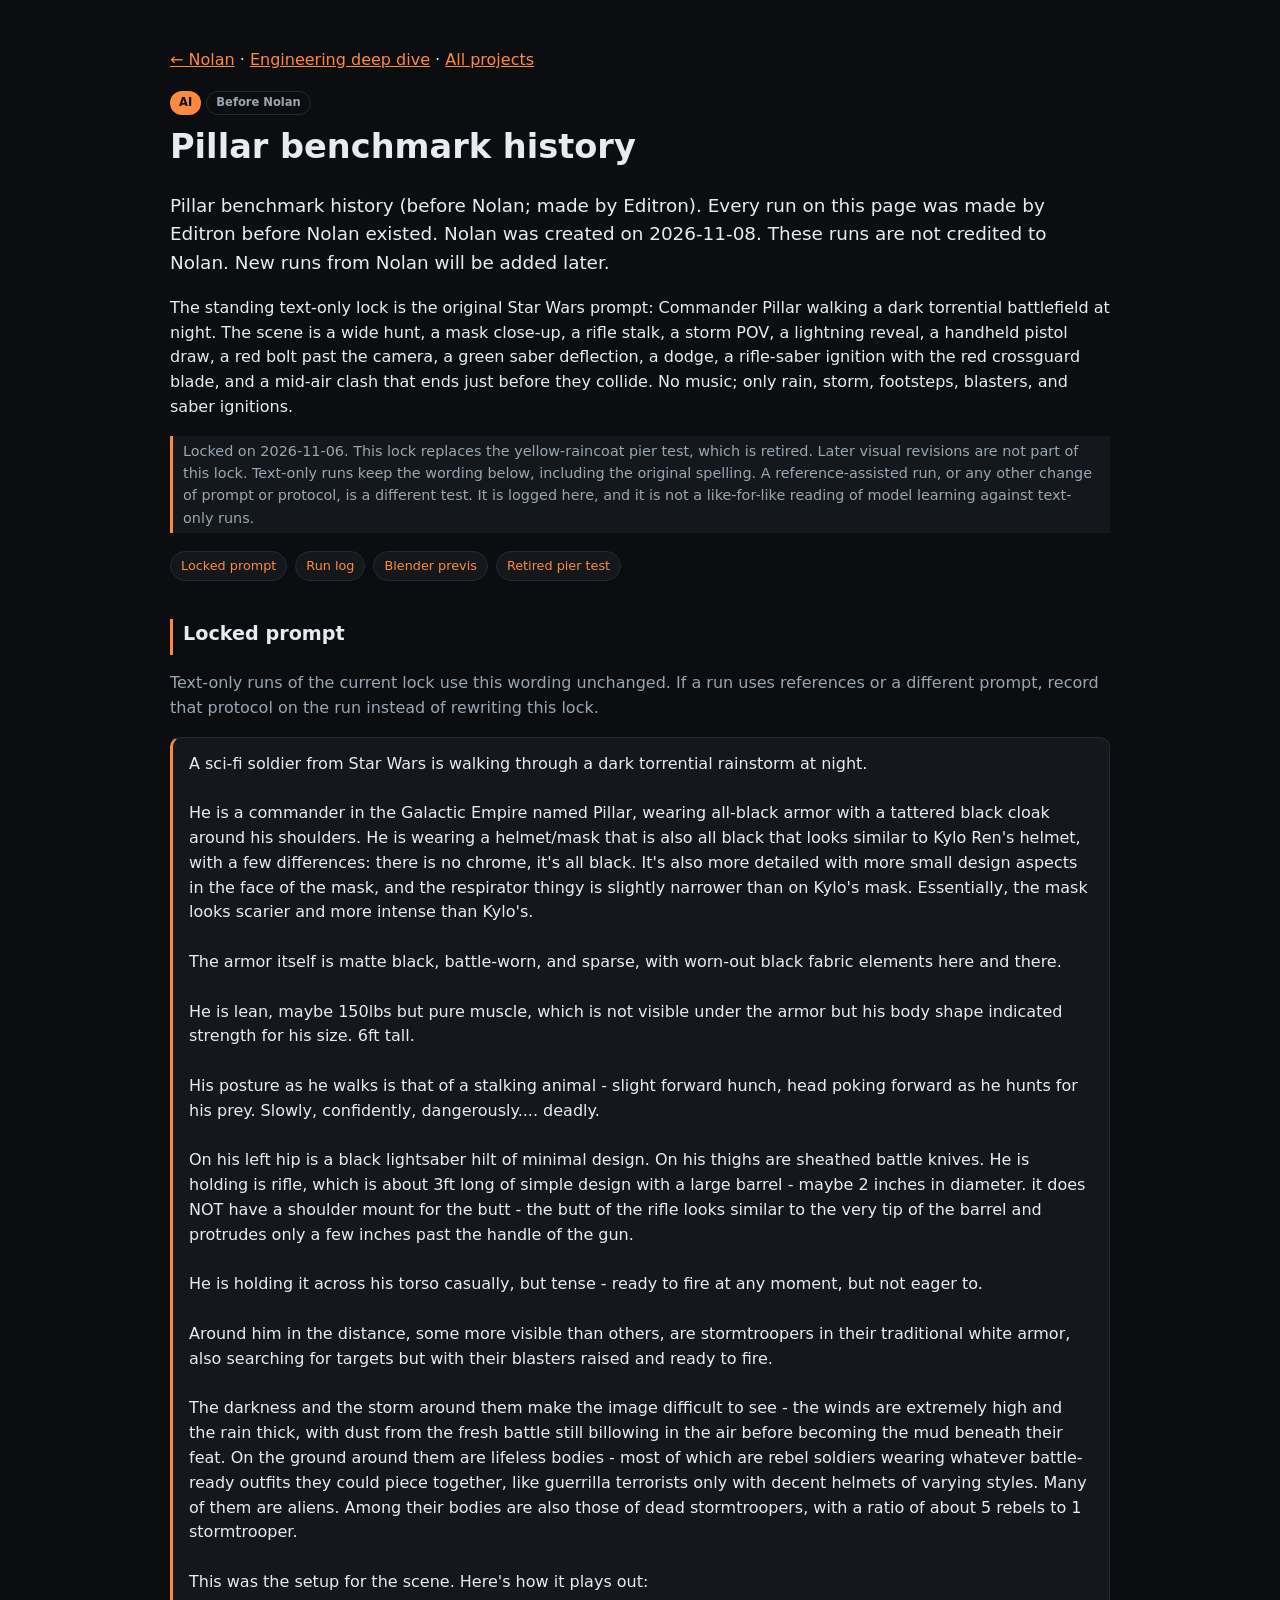
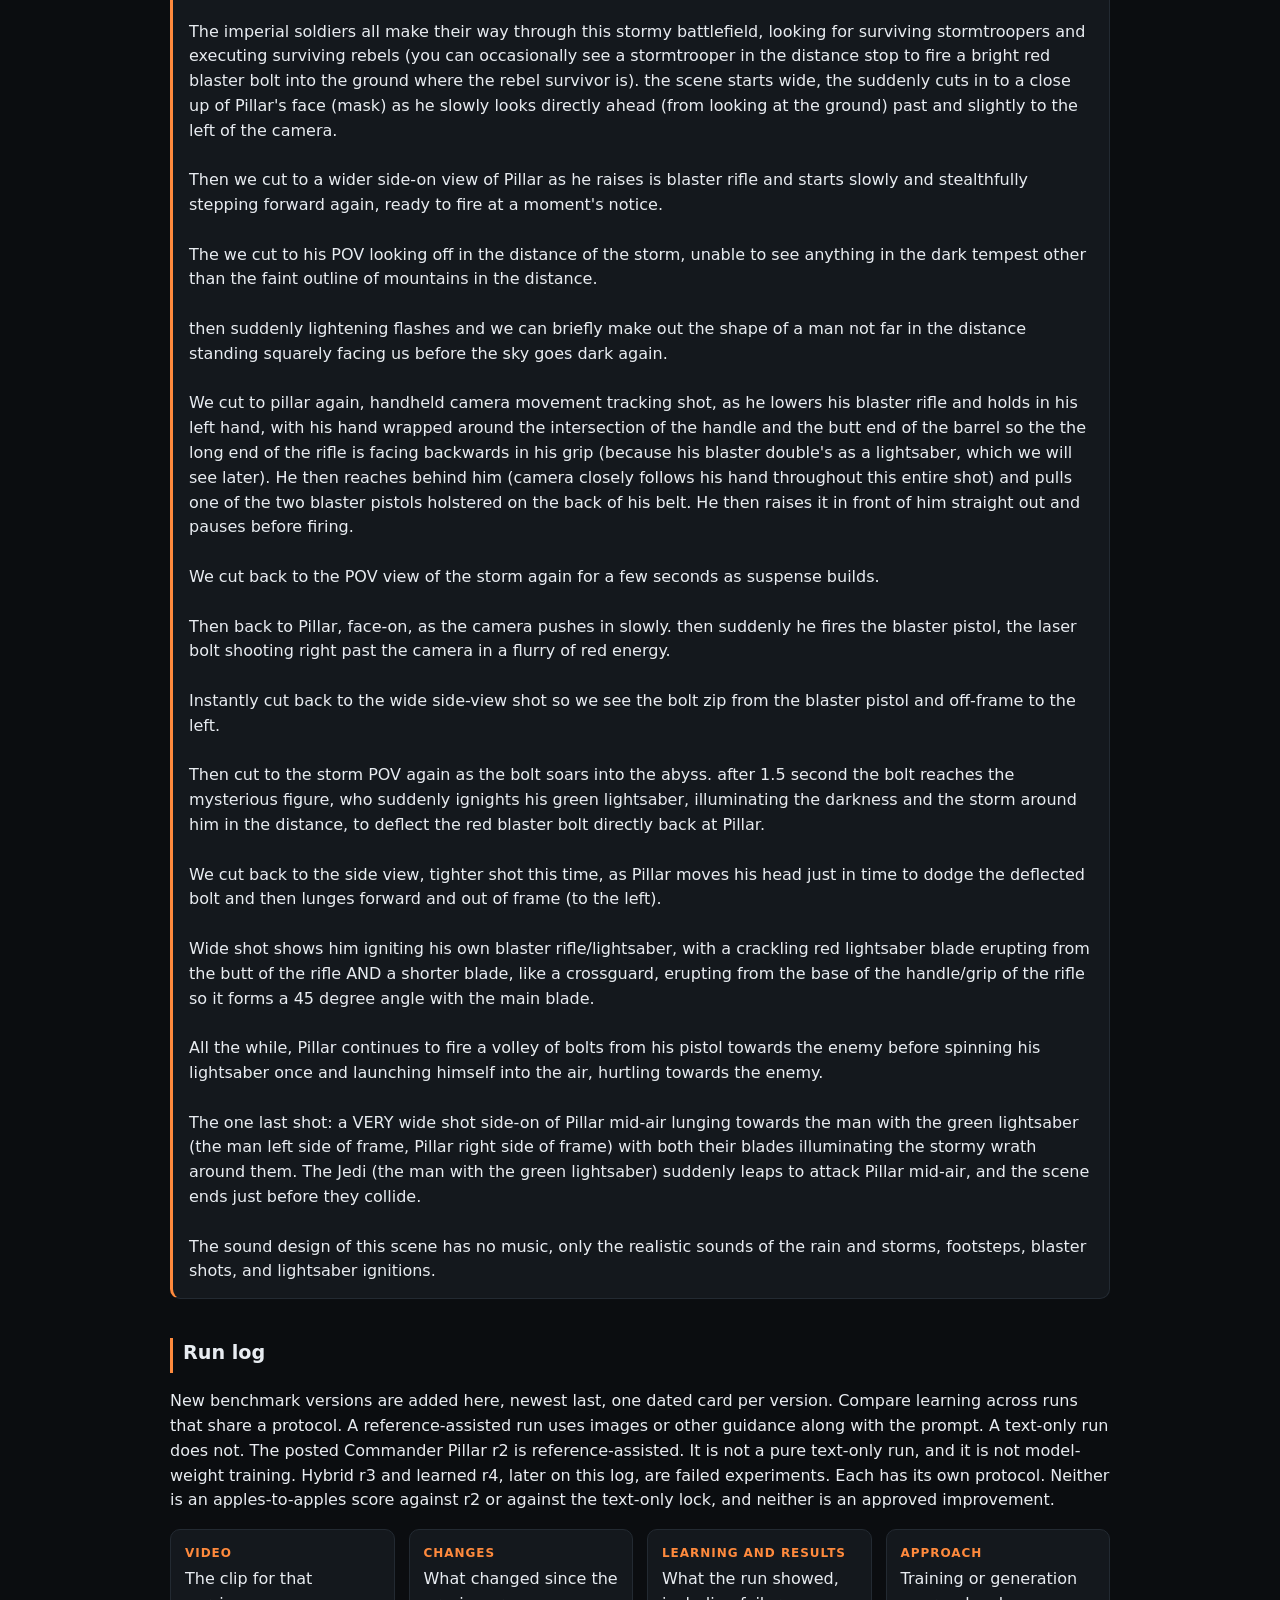
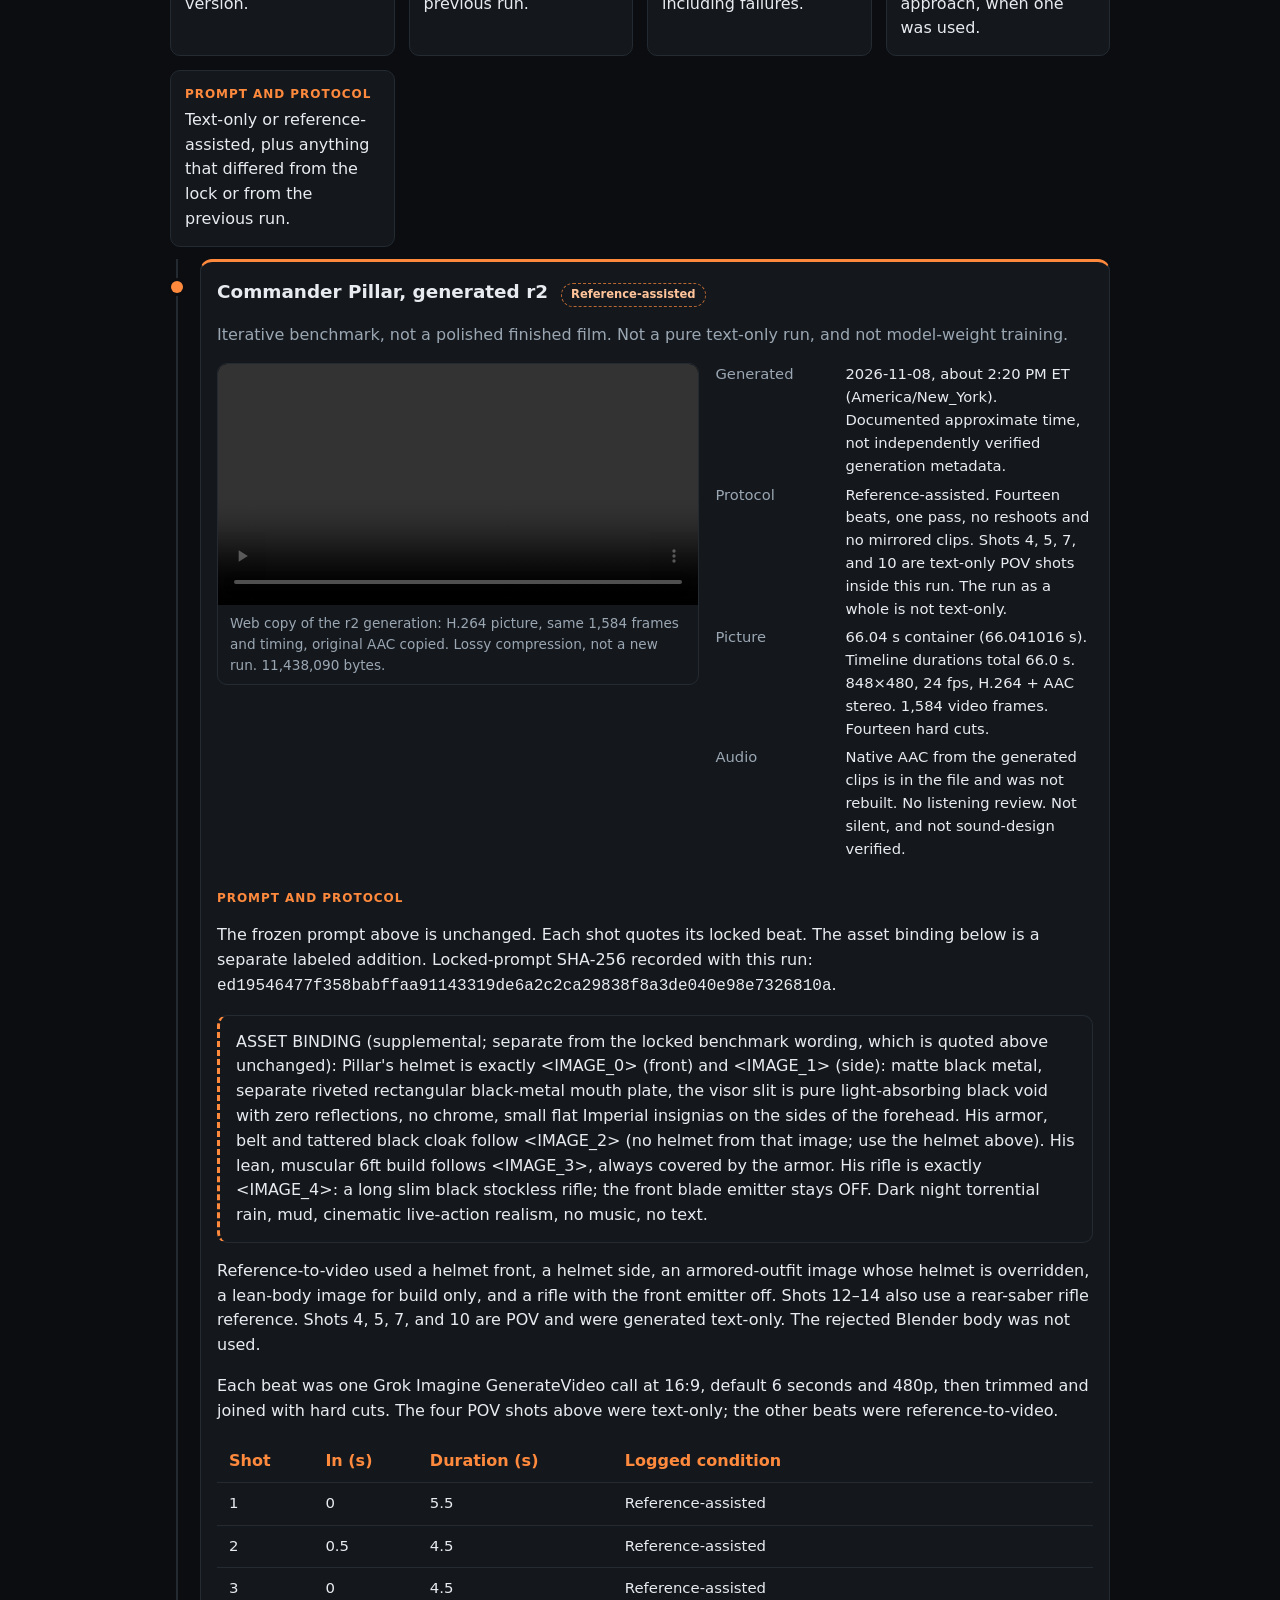
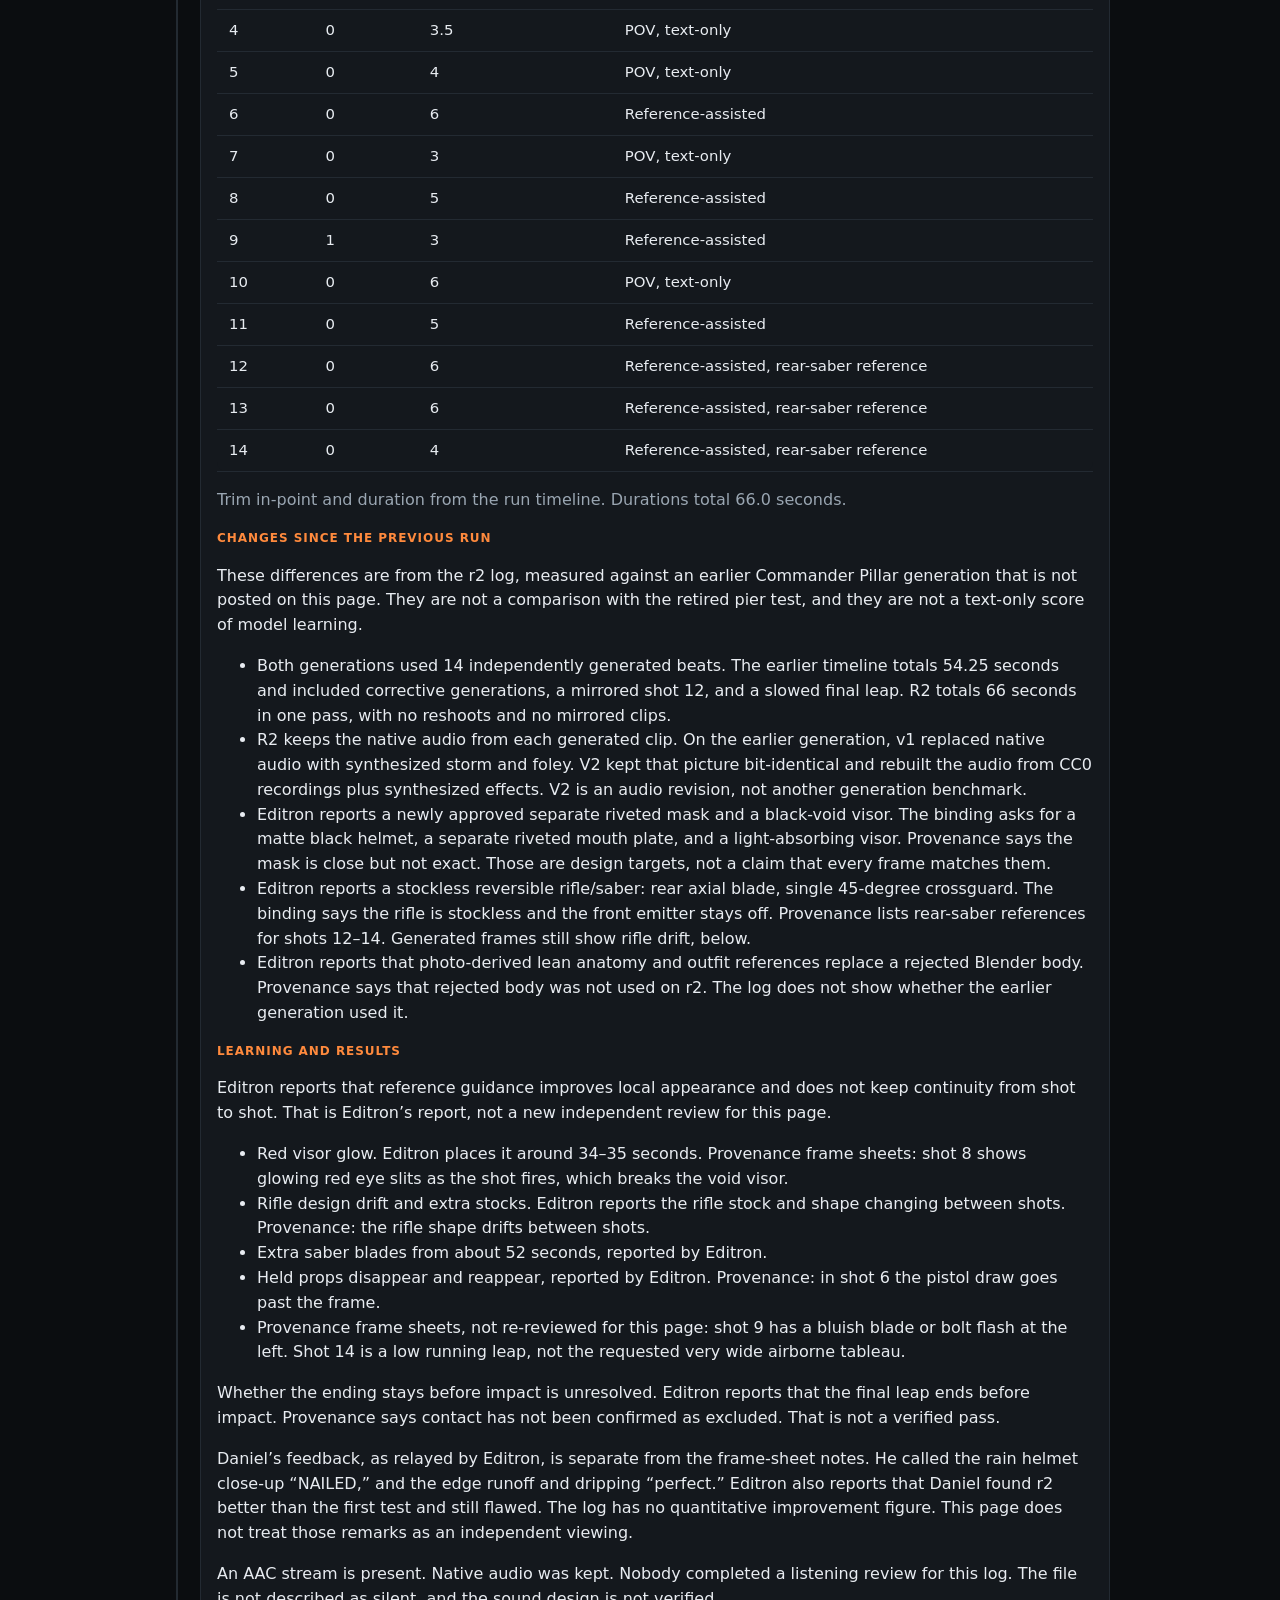
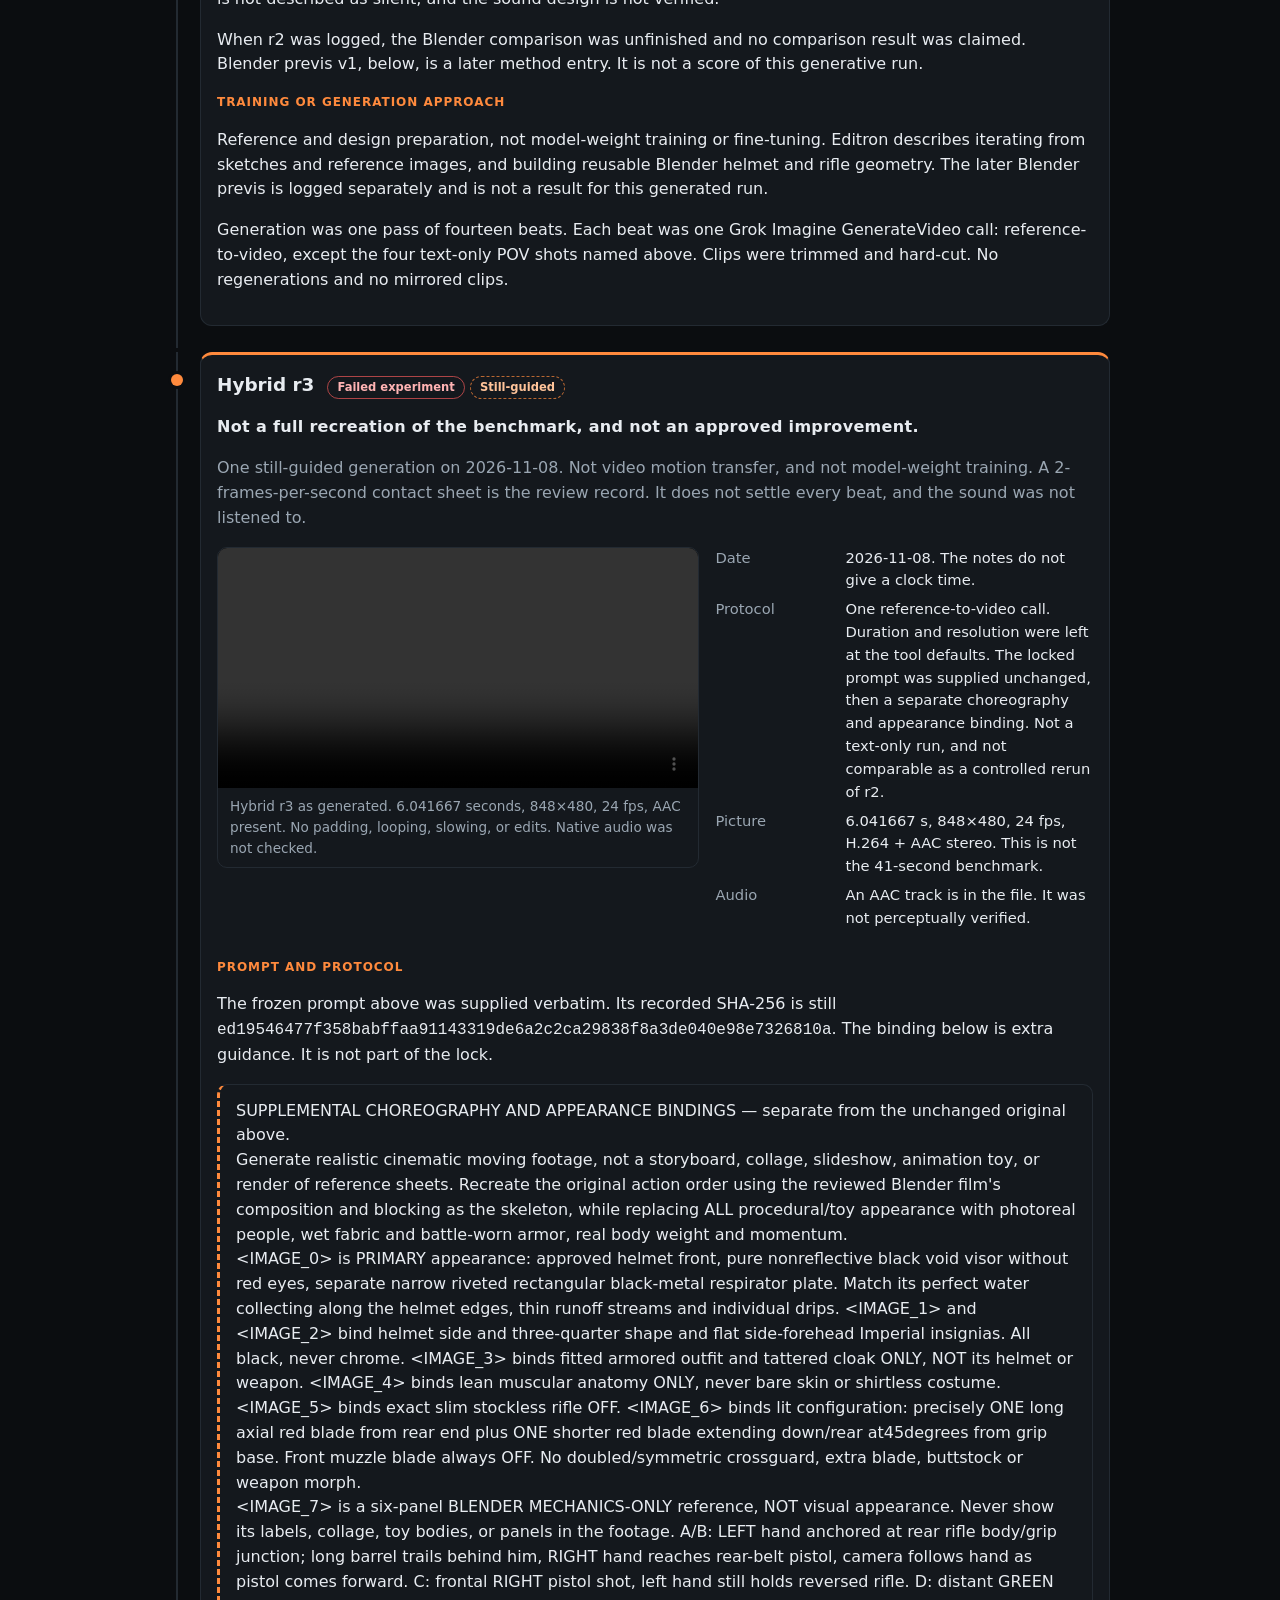
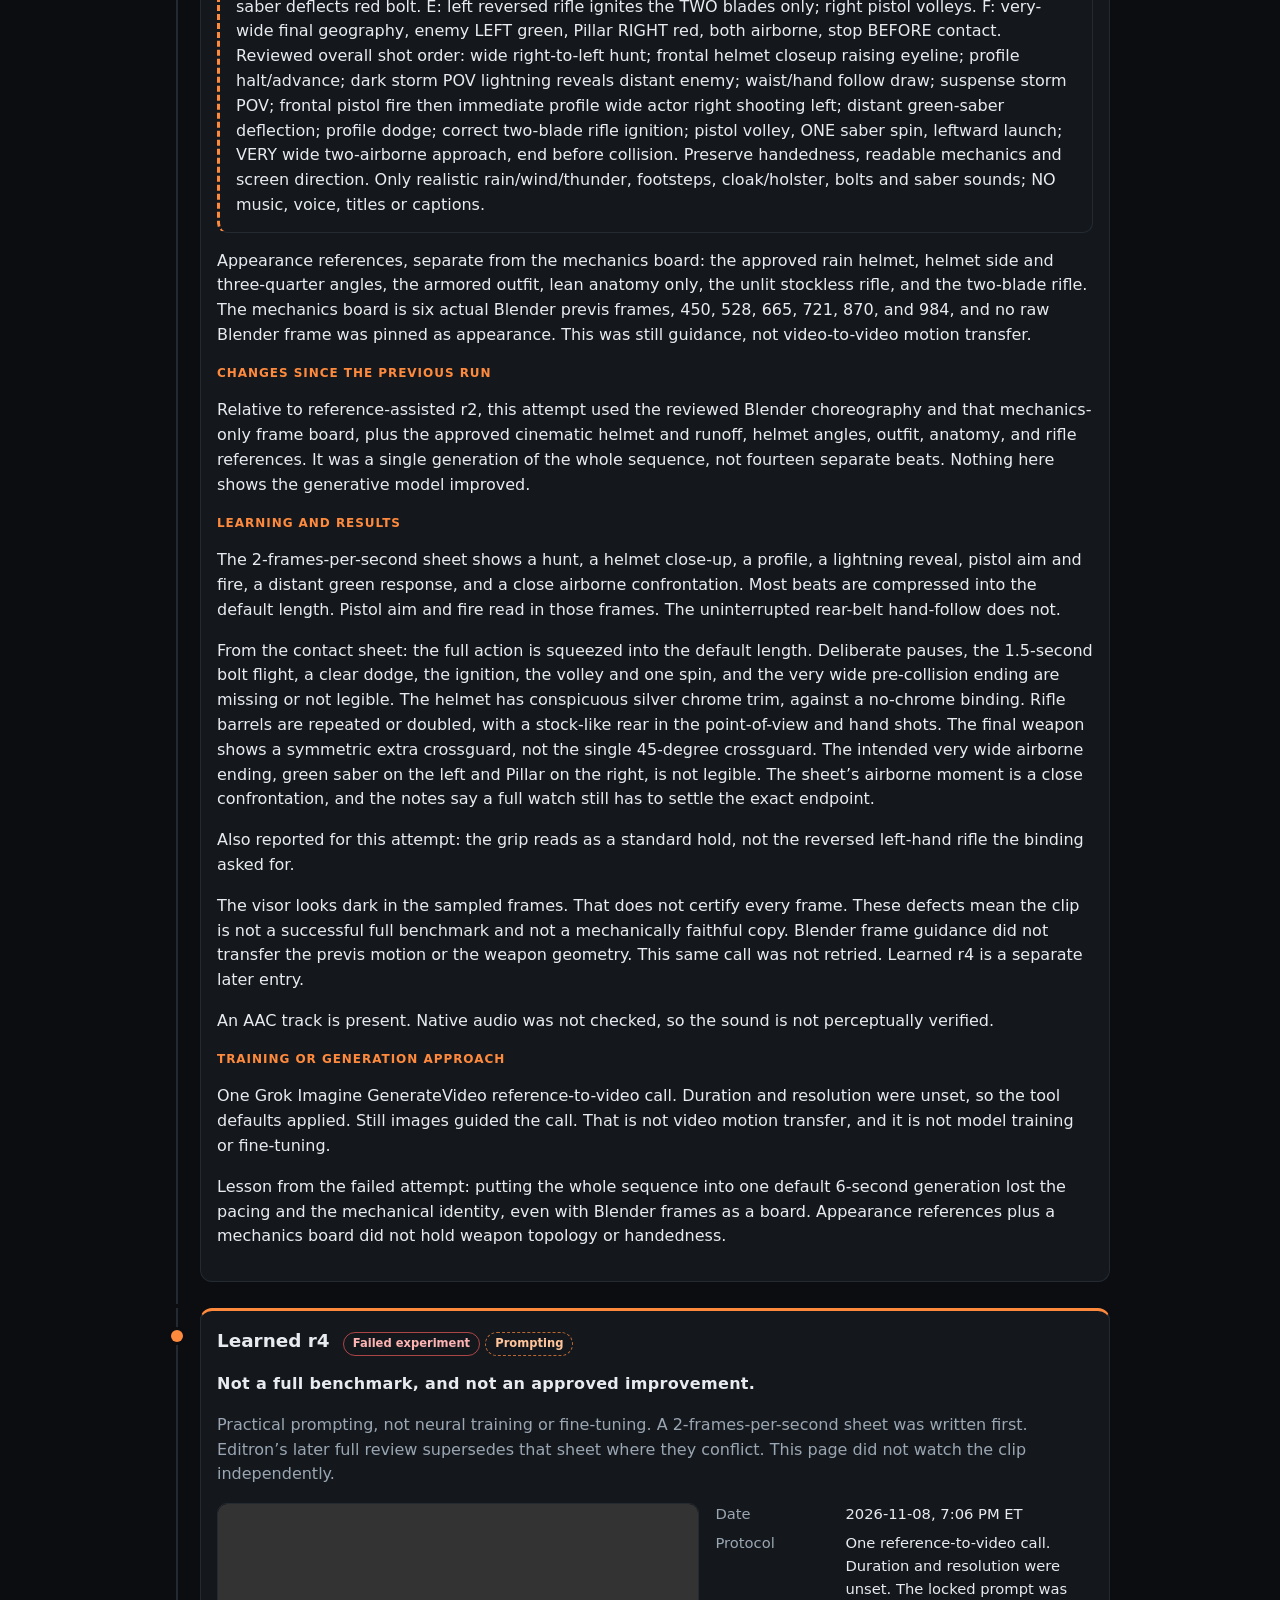
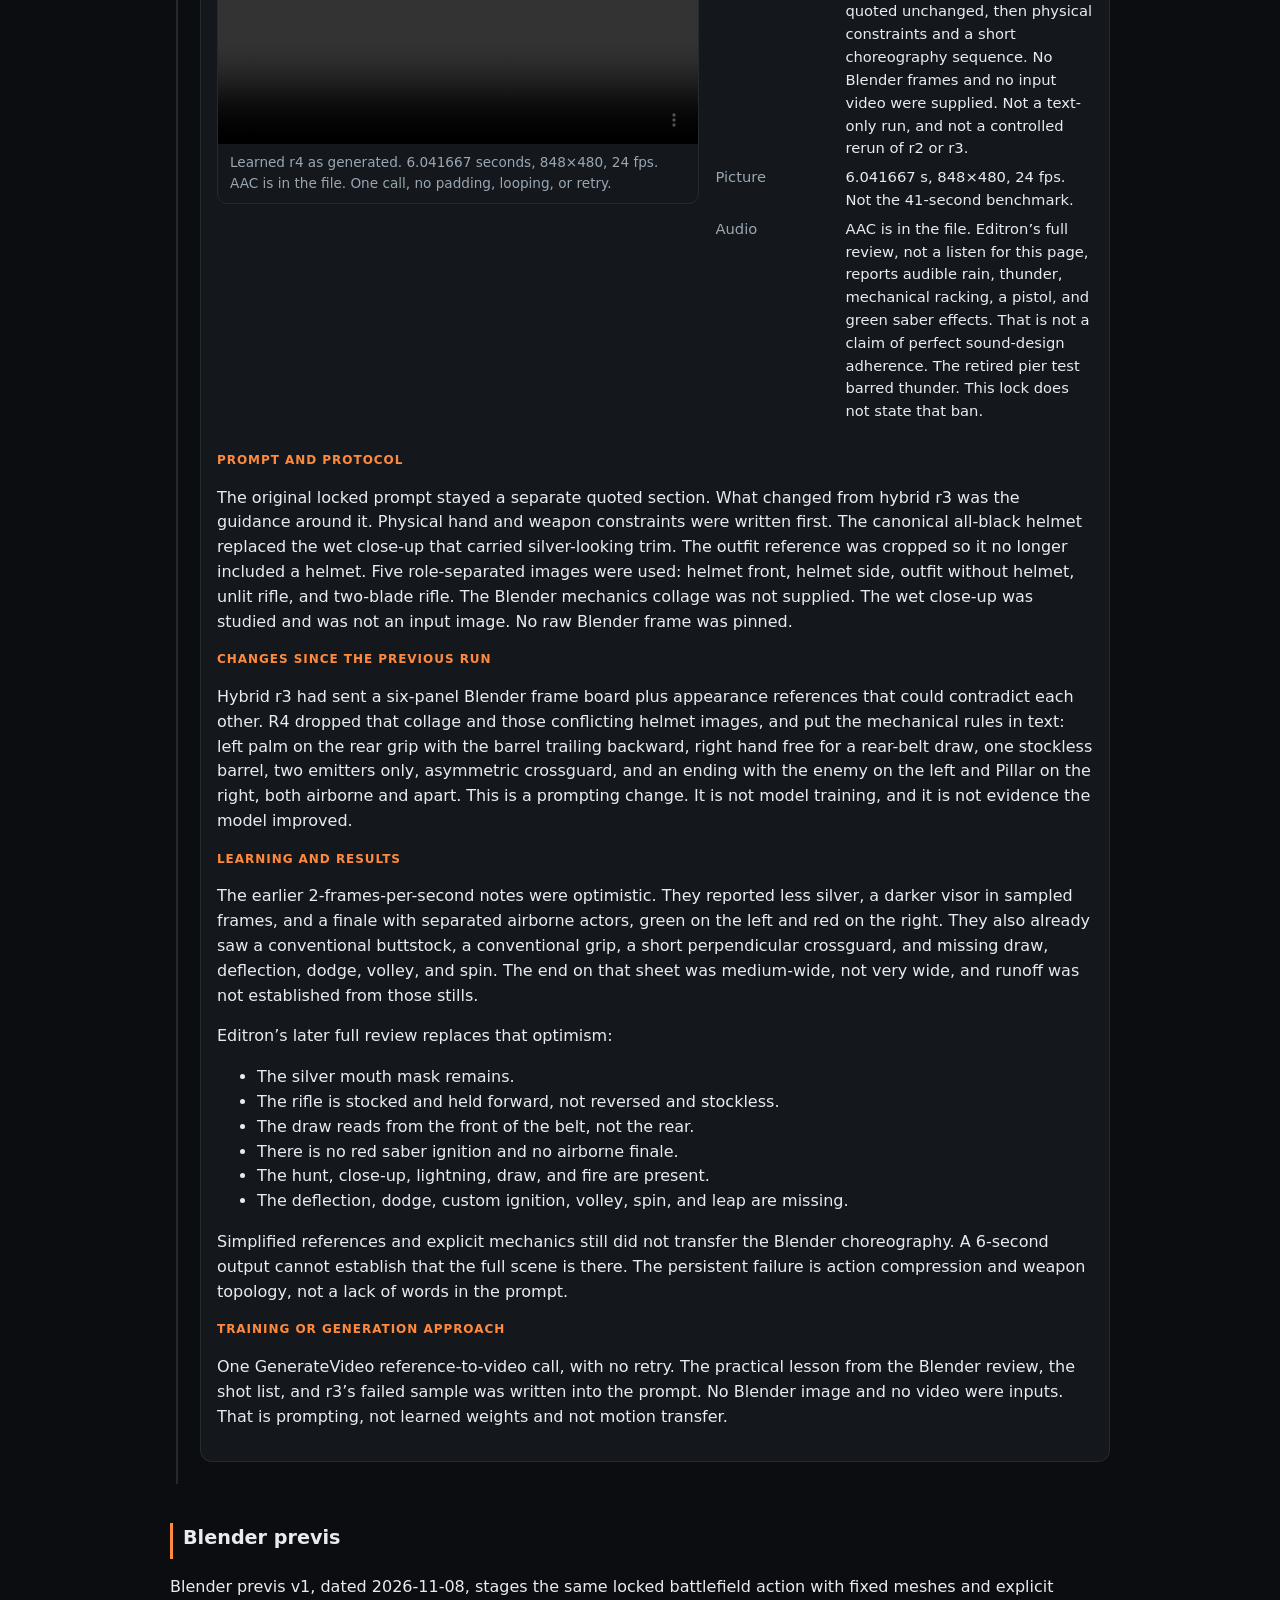
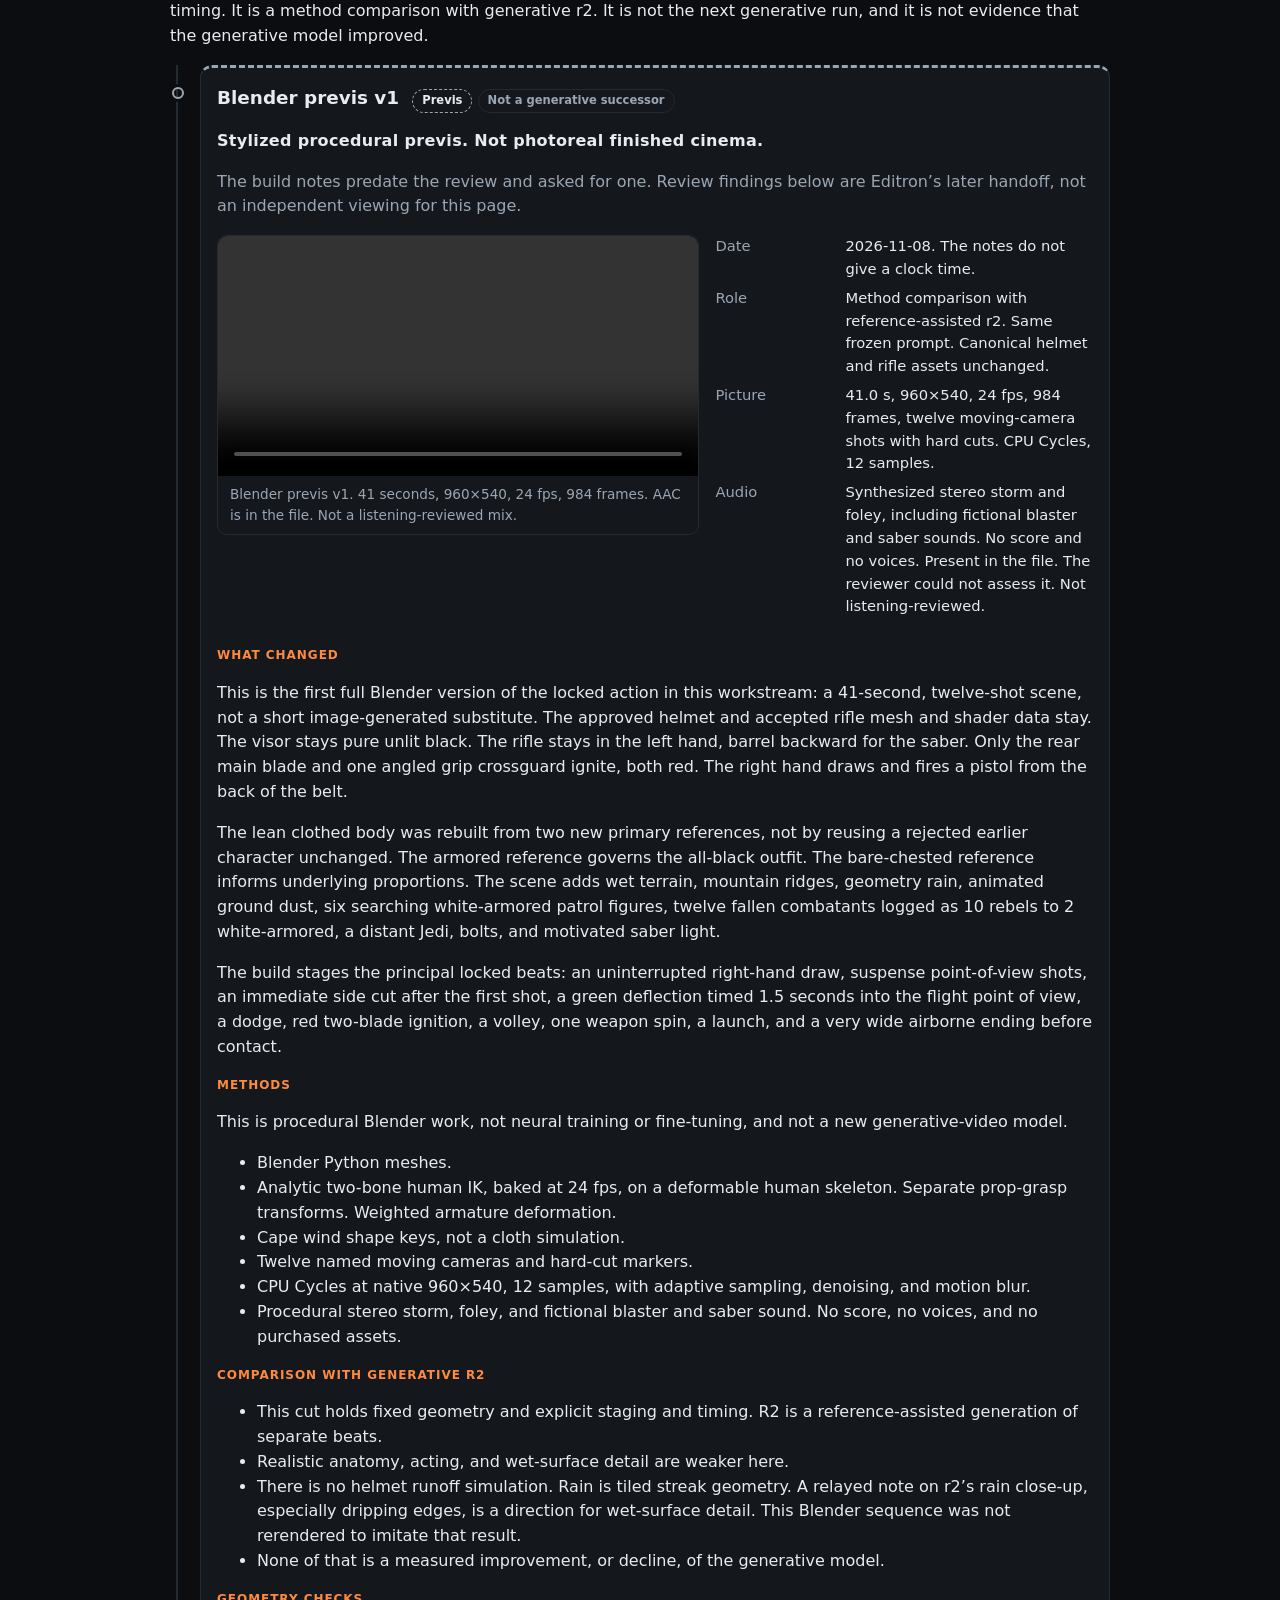
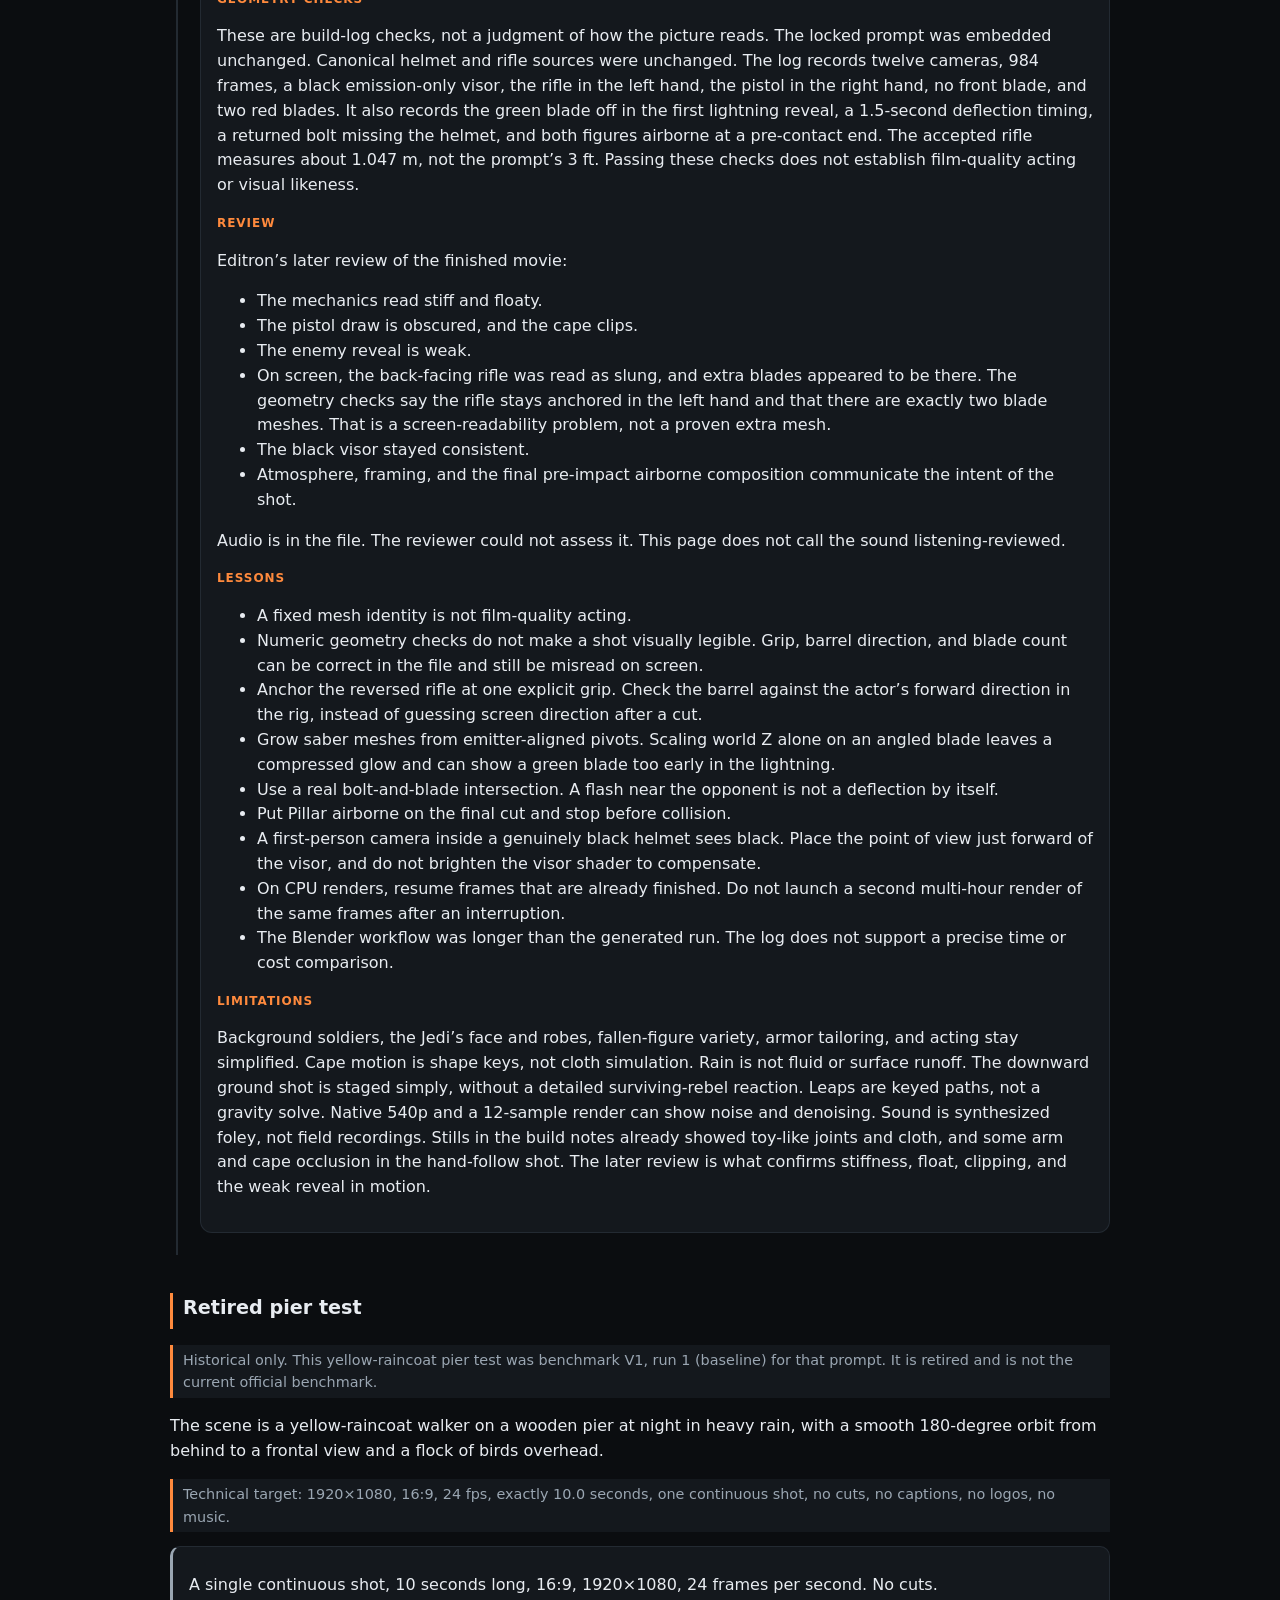
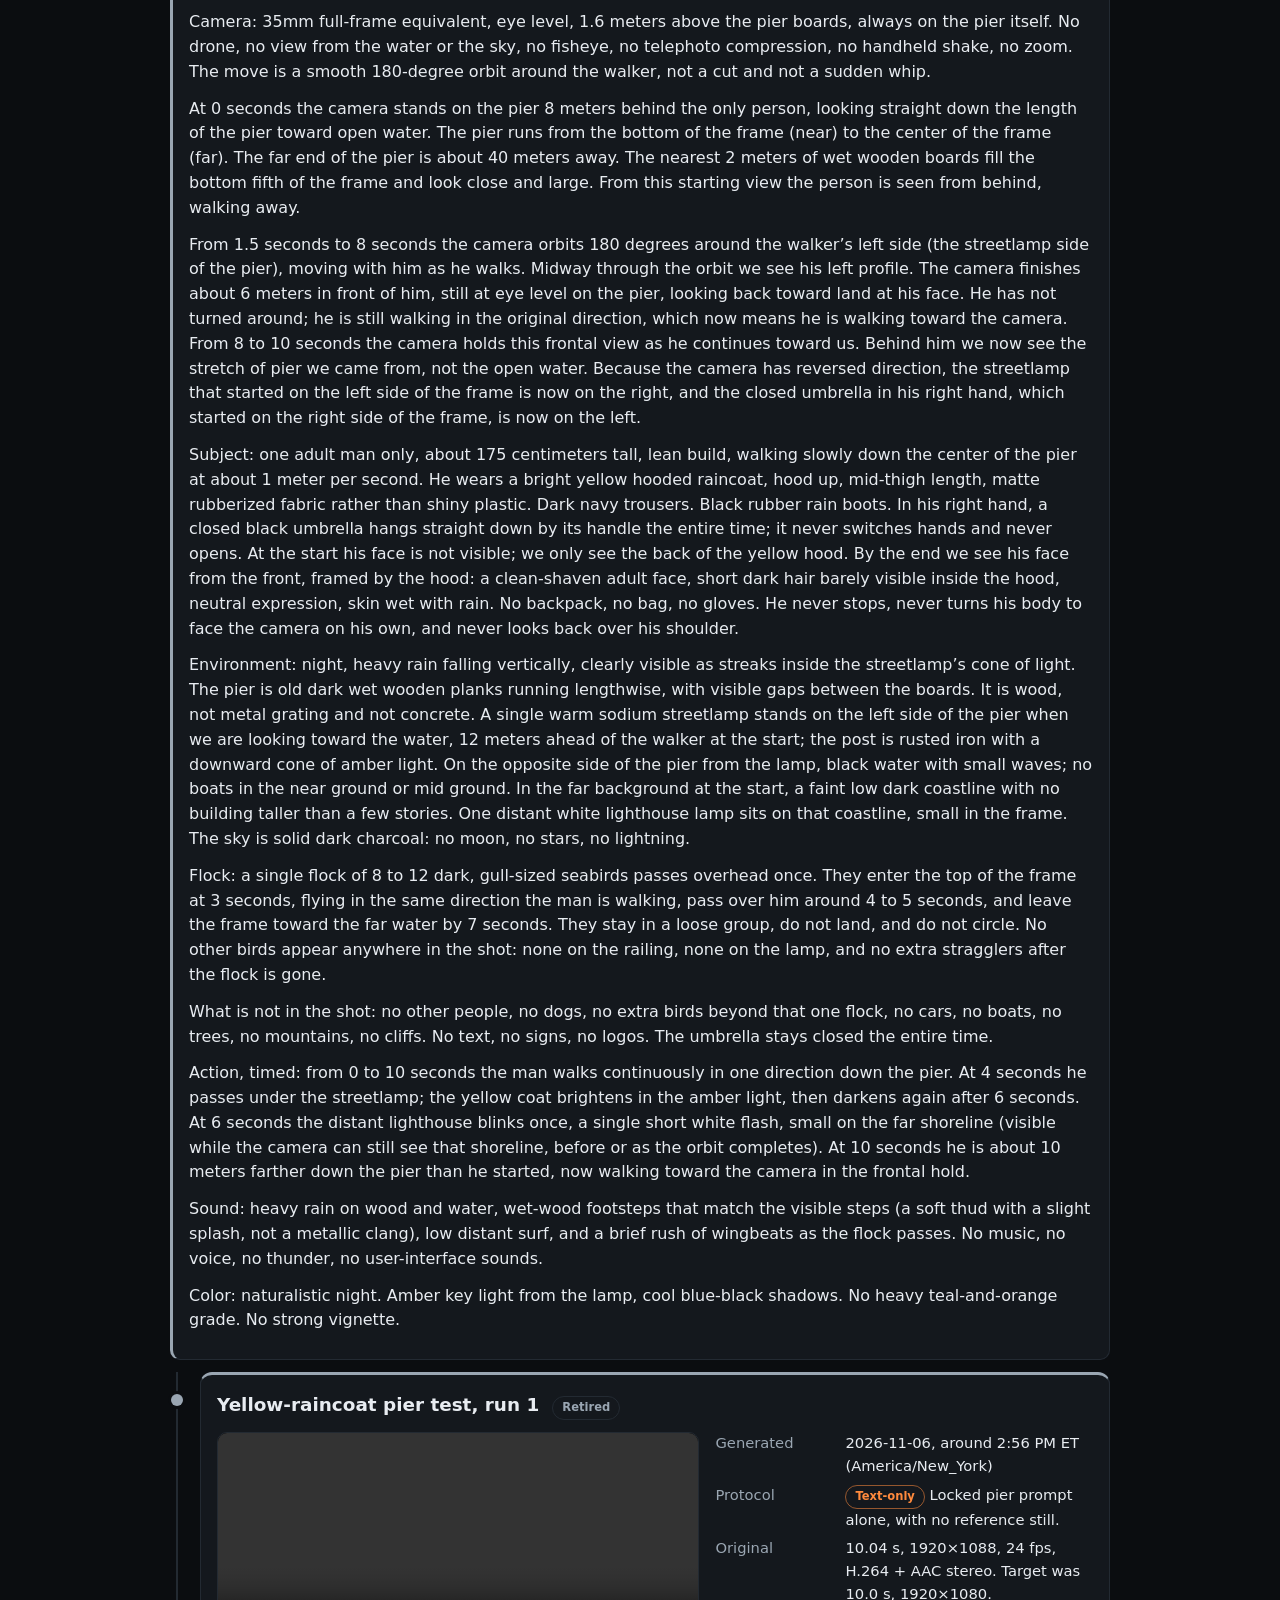
<file: projects/nolan/generation/index.html>
<!doctype html>
<html lang="en">
<head>
<meta charset="utf-8">
<meta name="viewport" content="width=device-width,initial-scale=1,viewport-fit=cover">
<title>Pillar benchmark history · Nolan</title>
<link rel="stylesheet" href="../../../style.css?v=202611210230">
</head>
<body class="cat-ai">
<main>
<p class="navline"><a href="../">← Nolan</a><span class="sep"> · </span><a href="../details/">Engineering deep dive</a><span class="sep"> · </span><a href="../../../">All projects</a></p>
<header>
<span class="cat">AI</span> <span class="badge hist">Before Nolan</span>
<h1>Pillar benchmark history</h1>
<p class="lead">Pillar benchmark history (before Nolan; made by Editron). Every run on this page was made by Editron before Nolan existed. Nolan was created on 2026-11-08. These runs are not credited to Nolan. New runs from Nolan will be added later.</p>
<p>The standing text-only lock is the original Star Wars prompt: Commander Pillar walking a dark torrential battlefield at night. The scene is a wide hunt, a mask close-up, a rifle stalk, a storm POV, a lightning reveal, a handheld pistol draw, a red bolt past the camera, a green saber deflection, a dodge, a rifle-saber ignition with the red crossguard blade, and a mid-air clash that ends just before they collide. No music; only rain, storm, footsteps, blasters, and saber ignitions.</p>
<p class="note">Locked on 2026-11-06. This lock replaces the yellow-raincoat pier test, which is retired. Later visual revisions are not part of this lock. Text-only runs keep the wording below, including the original spelling. A reference-assisted run, or any other change of prompt or protocol, is a different test. It is logged here, and it is not a like-for-like reading of model learning against text-only runs.</p>
</header>
<nav class="toc"><a href="#prompt">Locked prompt</a><a href="#runs">Run log</a><a href="#previs">Blender previs</a><a href="#retired">Retired pier test</a></nav>

<h2 id="prompt">Locked prompt</h2>
<p class="muted">Text-only runs of the current lock use this wording unchanged. If a run uses references or a different prompt, record that protocol on the run instead of rewriting this lock.</p>
<pre class="prompt">A sci-fi soldier from Star Wars is walking through a dark torrential rainstorm at night.

He is a commander in the Galactic Empire named Pillar, wearing all-black armor with a tattered black cloak around his shoulders. He is wearing a helmet/mask that is also all black that looks similar to Kylo Ren's helmet, with a few differences: there is no chrome, it's all black. It's also more detailed with more small design aspects in the face of the mask, and the respirator thingy is slightly narrower than on Kylo's mask. Essentially, the mask looks scarier and more intense than Kylo's.

The armor itself is matte black, battle-worn, and sparse, with worn-out black fabric elements here and there.

He is lean, maybe 150lbs but pure muscle, which is not visible under the armor but his body shape indicated strength for his size. 6ft tall.

His posture as he walks is that of a stalking animal - slight forward hunch, head poking forward as he hunts for his prey. Slowly, confidently, dangerously.... deadly.

On his left hip is a black lightsaber hilt of minimal design. On his thighs are sheathed battle knives. He is holding is rifle, which is about 3ft long of simple design with a large barrel - maybe 2 inches in diameter. it does NOT have a shoulder mount for the butt - the butt of the rifle looks similar to the very tip of the barrel and protrudes only a few inches past the handle of the gun.

He is holding it across his torso casually, but tense - ready to fire at any moment, but not eager to.

Around him in the distance, some more visible than others, are stormtroopers in their traditional white armor, also searching for targets but with their blasters raised and ready to fire.

The darkness and the storm around them make the image difficult to see - the winds are extremely high and the rain thick, with dust from the fresh battle still billowing in the air before becoming the mud beneath their feat. On the ground around them are lifeless bodies - most of which are rebel soldiers wearing whatever battle-ready outfits they could piece together, like guerrilla terrorists only with decent helmets of varying styles. Many of them are aliens. Among their bodies are also those of dead stormtroopers, with a ratio of about 5 rebels to 1 stormtrooper.

This was the setup for the scene. Here's how it plays out:

The imperial soldiers all make their way through this stormy battlefield, looking for surviving stormtroopers and executing surviving rebels (you can occasionally see a stormtrooper in the distance stop to fire a bright red blaster bolt into the ground where the rebel survivor is). the scene starts wide, the suddenly cuts in to a close up of Pillar's face (mask) as he slowly looks directly ahead (from looking at the ground) past and slightly to the left of the camera.

Then we cut to a wider side-on view of Pillar as he raises is blaster rifle and starts slowly and stealthfully stepping forward again, ready to fire at a moment's notice.

The we cut to his POV looking off in the distance of the storm, unable to see anything in the dark tempest other than the faint outline of mountains in the distance.

then suddenly lightening flashes and we can briefly make out the shape of a man not far in the distance standing squarely facing us before the sky goes dark again.

We cut to pillar again, handheld camera movement tracking shot, as he lowers his blaster rifle and holds in his left hand, with his hand wrapped around the intersection of the handle and the butt end of the barrel so the the long end of the rifle is facing backwards in his grip (because his blaster double's as a lightsaber, which we will see later). He then reaches behind him (camera closely follows his hand throughout this entire shot) and pulls one of the two blaster pistols holstered on the back of his belt. He then raises it in front of him straight out and pauses before firing.

We cut back to the POV view of the storm again for a few seconds as suspense builds.

Then back to Pillar, face-on, as the camera pushes in slowly. then suddenly he fires the blaster pistol, the laser bolt shooting right past the camera in a flurry of red energy.

Instantly cut back to the wide side-view shot so we see the bolt zip from the blaster pistol and off-frame to the left.

Then cut to the storm POV again as the bolt soars into the abyss. after 1.5 second the bolt reaches the mysterious figure, who suddenly ignights his green lightsaber, illuminating the darkness and the storm around him in the distance, to deflect the red blaster bolt directly back at Pillar.

We cut back to the side view, tighter shot this time, as Pillar moves his head just in time to dodge the deflected bolt and then lunges forward and out of frame (to the left).

Wide shot shows him igniting his own blaster rifle/lightsaber, with a crackling red lightsaber blade erupting from the butt of the rifle AND a shorter blade, like a crossguard, erupting from the base of the handle/grip of the rifle so it forms a 45 degree angle with the main blade.

All the while, Pillar continues to fire a volley of bolts from his pistol towards the enemy before spinning his lightsaber once and launching himself into the air, hurtling towards the enemy.

The one last shot: a VERY wide shot side-on of Pillar mid-air lunging towards the man with the green lightsaber (the man left side of frame, Pillar right side of frame) with both their blades illuminating the stormy wrath around them. The Jedi (the man with the green lightsaber) suddenly leaps to attack Pillar mid-air, and the scene ends just before they collide.

The sound design of this scene has no music, only the realistic sounds of the rain and storms, footsteps, blaster shots, and lightsaber ignitions.
</pre>

<h2 id="runs">Run log</h2>
<p>New benchmark versions are added here, newest last, one dated card per version. Compare learning across runs that share a protocol. A reference-assisted run uses images or other guidance along with the prompt. A text-only run does not. The posted Commander Pillar r2 is reference-assisted. It is not a pure text-only run, and it is not model-weight training. Hybrid r3 and learned r4, later on this log, are failed experiments. Each has its own protocol. Neither is an apples-to-apples score against r2 or against the text-only lock, and neither is an approved improvement.</p>
<section class="glance" aria-label="What each run entry records">
<div><h4>Video</h4><p>The clip for that version.</p></div>
<div><h4>Changes</h4><p>What changed since the previous run.</p></div>
<div><h4>Learning and results</h4><p>What the run showed, including failures.</p></div>
<div><h4>Approach</h4><p>Training or generation approach, when one was used.</p></div>
<div><h4>Prompt and protocol</h4><p>Text-only or reference-assisted, plus anything that differed from the lock or from the previous run.</p></div>
</section>
<!--
Add the next benchmark as another article.run inside div.runs, after learned r4.
Do not renumber r2, and do not invent a Commander Pillar r1 card. The earlier generation is described only inside r2's change log.
Fill only what the log from Editron actually contains. Do not invent a run, a lesson, or a score.
Mark the protocol badge as text-only or reference-assisted.
Do not describe a protocol change as model learning.

<article class="run">
<div class="run-card">
<h3>Run title and date</h3> <span class="badge textonly">Text-only</span>
<div class="run-top">
<figure>
<video controls preload="metadata" playsinline>
<source src="../../../assets/nolan/RUN-FILE.mp4" type="video/mp4">
</video>
<figcaption></figcaption>
</figure>
<div>
<dl>
<dt>Date</dt>
<dd></dd>
<dt>Protocol</dt>
<dd>Text-only, locked Commander Pillar prompt. Or: Reference-guided, with the references and any prompt difference stated.</dd>
<dt>Specs</dt>
<dd></dd>
</dl>
</div>
</div>
<h4>Changes since the previous run</h4>
<p></p>
<h4>Learning and results</h4>
<p></p>
<h4>Training or generation approach</h4>
<p></p>
</div>
</article>

Reference-assisted badge: <span class="badge ref">Reference-assisted</span>
-->
<div class="runs">
<article class="run" id="pillar-r2">
<div class="run-card">
<h3>Commander Pillar, generated r2</h3> <span class="badge ref">Reference-assisted</span>
<p class="muted">Iterative benchmark, not a polished finished film. Not a pure text-only run, and not model-weight training.</p>
<div class="run-top">
<figure>
<video controls preload="metadata" playsinline width="848" height="480" aria-label="Commander Pillar generated r2, reference-assisted">
<source src="../../../assets/nolan/pillar-r2-web.mp4" type="video/mp4">
</video>
<figcaption>Web copy of the r2 generation: H.264 picture, same 1,584 frames and timing, original AAC copied. Lossy compression, not a new run. 11,438,090 bytes.</figcaption>
</figure>
<div>
<dl>
<dt>Generated</dt>
<dd>2026-11-08, about 2:20 PM ET (America/New_York). Documented approximate time, not independently verified generation metadata.</dd>
<dt>Protocol</dt>
<dd>Reference-assisted. Fourteen beats, one pass, no reshoots and no mirrored clips. Shots 4, 5, 7, and 10 are text-only POV shots inside this run. The run as a whole is not text-only.</dd>
<dt>Picture</dt>
<dd>66.04 s container (66.041016 s). Timeline durations total 66.0 s. 848×480, 24 fps, H.264 + AAC stereo. 1,584 video frames. Fourteen hard cuts.</dd>
<dt>Audio</dt>
<dd>Native AAC from the generated clips is in the file and was not rebuilt. No listening review. Not silent, and not sound-design verified.</dd>
</dl>
</div>
</div>

<h4>Prompt and protocol</h4>
<p>The frozen prompt above is unchanged. Each shot quotes its locked beat. The asset binding below is a separate labeled addition. Locked-prompt SHA-256 recorded with this run: <code>ed19546477f358babffaa91143319de6a2c2ca29838f8a3de040e98e7326810a</code>.</p>
<pre class="prompt binding">ASSET BINDING (supplemental; separate from the locked benchmark wording, which is quoted above unchanged): Pillar's helmet is exactly &lt;IMAGE_0&gt; (front) and &lt;IMAGE_1&gt; (side): matte black metal, separate riveted rectangular black-metal mouth plate, the visor slit is pure light-absorbing black void with zero reflections, no chrome, small flat Imperial insignias on the sides of the forehead. His armor, belt and tattered black cloak follow &lt;IMAGE_2&gt; (no helmet from that image; use the helmet above). His lean, muscular 6ft build follows &lt;IMAGE_3&gt;, always covered by the armor. His rifle is exactly &lt;IMAGE_4&gt;: a long slim black stockless rifle; the front blade emitter stays OFF. Dark night torrential rain, mud, cinematic live-action realism, no music, no text.</pre>
<p>Reference-to-video used a helmet front, a helmet side, an armored-outfit image whose helmet is overridden, a lean-body image for build only, and a rifle with the front emitter off. Shots 12–14 also use a rear-saber rifle reference. Shots 4, 5, 7, and 10 are POV and were generated text-only. The rejected Blender body was not used.</p>
<p>Each beat was one Grok Imagine GenerateVideo call at 16:9, default 6 seconds and 480p, then trimmed and joined with hard cuts. The four POV shots above were text-only; the other beats were reference-to-video.</p>
<div class="tw">
<table>
<thead><tr><th>Shot</th><th>In (s)</th><th>Duration (s)</th><th>Logged condition</th></tr></thead>
<tbody>
<tr><td>1</td><td>0</td><td>5.5</td><td>Reference-assisted</td></tr>
<tr><td>2</td><td>0.5</td><td>4.5</td><td>Reference-assisted</td></tr>
<tr><td>3</td><td>0</td><td>4.5</td><td>Reference-assisted</td></tr>
<tr><td>4</td><td>0</td><td>3.5</td><td>POV, text-only</td></tr>
<tr><td>5</td><td>0</td><td>4</td><td>POV, text-only</td></tr>
<tr><td>6</td><td>0</td><td>6</td><td>Reference-assisted</td></tr>
<tr><td>7</td><td>0</td><td>3</td><td>POV, text-only</td></tr>
<tr><td>8</td><td>0</td><td>5</td><td>Reference-assisted</td></tr>
<tr><td>9</td><td>1</td><td>3</td><td>Reference-assisted</td></tr>
<tr><td>10</td><td>0</td><td>6</td><td>POV, text-only</td></tr>
<tr><td>11</td><td>0</td><td>5</td><td>Reference-assisted</td></tr>
<tr><td>12</td><td>0</td><td>6</td><td>Reference-assisted, rear-saber reference</td></tr>
<tr><td>13</td><td>0</td><td>6</td><td>Reference-assisted, rear-saber reference</td></tr>
<tr><td>14</td><td>0</td><td>4</td><td>Reference-assisted, rear-saber reference</td></tr>
</tbody>
</table>
</div>
<p class="muted">Trim in-point and duration from the run timeline. Durations total 66.0 seconds.</p>

<h4>Changes since the previous run</h4>
<p>These differences are from the r2 log, measured against an earlier Commander Pillar generation that is not posted on this page. They are not a comparison with the retired pier test, and they are not a text-only score of model learning.</p>
<ul>
<li>Both generations used 14 independently generated beats. The earlier timeline totals 54.25 seconds and included corrective generations, a mirrored shot 12, and a slowed final leap. R2 totals 66 seconds in one pass, with no reshoots and no mirrored clips.</li>
<li>R2 keeps the native audio from each generated clip. On the earlier generation, v1 replaced native audio with synthesized storm and foley. V2 kept that picture bit-identical and rebuilt the audio from CC0 recordings plus synthesized effects. V2 is an audio revision, not another generation benchmark.</li>
<li>Editron reports a newly approved separate riveted mask and a black-void visor. The binding asks for a matte black helmet, a separate riveted mouth plate, and a light-absorbing visor. Provenance says the mask is close but not exact. Those are design targets, not a claim that every frame matches them.</li>
<li>Editron reports a stockless reversible rifle/saber: rear axial blade, single 45-degree crossguard. The binding says the rifle is stockless and the front emitter stays off. Provenance lists rear-saber references for shots 12–14. Generated frames still show rifle drift, below.</li>
<li>Editron reports that photo-derived lean anatomy and outfit references replace a rejected Blender body. Provenance says that rejected body was not used on r2. The log does not show whether the earlier generation used it.</li>
</ul>

<h4>Learning and results</h4>
<p>Editron reports that reference guidance improves local appearance and does not keep continuity from shot to shot. That is Editron’s report, not a new independent review for this page.</p>
<ul>
<li>Red visor glow. Editron places it around 34–35 seconds. Provenance frame sheets: shot 8 shows glowing red eye slits as the shot fires, which breaks the void visor.</li>
<li>Rifle design drift and extra stocks. Editron reports the rifle stock and shape changing between shots. Provenance: the rifle shape drifts between shots.</li>
<li>Extra saber blades from about 52 seconds, reported by Editron.</li>
<li>Held props disappear and reappear, reported by Editron. Provenance: in shot 6 the pistol draw goes past the frame.</li>
<li>Provenance frame sheets, not re-reviewed for this page: shot 9 has a bluish blade or bolt flash at the left. Shot 14 is a low running leap, not the requested very wide airborne tableau.</li>
</ul>
<p>Whether the ending stays before impact is unresolved. Editron reports that the final leap ends before impact. Provenance says contact has not been confirmed as excluded. That is not a verified pass.</p>
<p>Daniel’s feedback, as relayed by Editron, is separate from the frame-sheet notes. He called the rain helmet close-up “NAILED,” and the edge runoff and dripping “perfect.” Editron also reports that Daniel found r2 better than the first test and still flawed. The log has no quantitative improvement figure. This page does not treat those remarks as an independent viewing.</p>
<p>An AAC stream is present. Native audio was kept. Nobody completed a listening review for this log. The file is not described as silent, and the sound design is not verified.</p>
<p>When r2 was logged, the Blender comparison was unfinished and no comparison result was claimed. Blender previs v1, below, is a later method entry. It is not a score of this generative run.</p>

<h4>Training or generation approach</h4>
<p>Reference and design preparation, not model-weight training or fine-tuning. Editron describes iterating from sketches and reference images, and building reusable Blender helmet and rifle geometry. The later Blender previs is logged separately and is not a result for this generated run.</p>
<p>Generation was one pass of fourteen beats. Each beat was one Grok Imagine GenerateVideo call: reference-to-video, except the four text-only POV shots named above. Clips were trimmed and hard-cut. No regenerations and no mirrored clips.</p>
</div>
</article>
<article class="run" id="hybrid-r3">
<div class="run-card">
<h3>Hybrid r3</h3> <span class="badge fail">Failed experiment</span> <span class="badge ref">Still-guided</span>
<p class="previs-banner">Not a full recreation of the benchmark, and not an approved improvement.</p>
<p class="muted">One still-guided generation on 2026-11-08. Not video motion transfer, and not model-weight training. A 2-frames-per-second contact sheet is the review record. It does not settle every beat, and the sound was not listened to.</p>
<div class="run-top">
<figure>
<video controls preload="metadata" playsinline width="848" height="480" aria-label="Hybrid r3 failed still-guided generation">
<source src="../../../assets/nolan/pillar-hybrid-r3.mp4" type="video/mp4">
</video>
<figcaption>Hybrid r3 as generated. 6.041667 seconds, 848×480, 24 fps, AAC present. No padding, looping, slowing, or edits. Native audio was not checked.</figcaption>
</figure>
<div>
<dl>
<dt>Date</dt>
<dd>2026-11-08. The notes do not give a clock time.</dd>
<dt>Protocol</dt>
<dd>One reference-to-video call. Duration and resolution were left at the tool defaults. The locked prompt was supplied unchanged, then a separate choreography and appearance binding. Not a text-only run, and not comparable as a controlled rerun of r2.</dd>
<dt>Picture</dt>
<dd>6.041667 s, 848×480, 24 fps, H.264 + AAC stereo. This is not the 41-second benchmark.</dd>
<dt>Audio</dt>
<dd>An AAC track is in the file. It was not perceptually verified.</dd>
</dl>
</div>
</div>

<h4>Prompt and protocol</h4>
<p>The frozen prompt above was supplied verbatim. Its recorded SHA-256 is still <code>ed19546477f358babffaa91143319de6a2c2ca29838f8a3de040e98e7326810a</code>. The binding below is extra guidance. It is not part of the lock.</p>
<pre class="prompt binding">SUPPLEMENTAL CHOREOGRAPHY AND APPEARANCE BINDINGS — separate from the unchanged original above.
Generate realistic cinematic moving footage, not a storyboard, collage, slideshow, animation toy, or render of reference sheets. Recreate the original action order using the reviewed Blender film's composition and blocking as the skeleton, while replacing ALL procedural/toy appearance with photoreal people, wet fabric and battle-worn armor, real body weight and momentum.
&lt;IMAGE_0&gt; is PRIMARY appearance: approved helmet front, pure nonreflective black void visor without red eyes, separate narrow riveted rectangular black-metal respirator plate. Match its perfect water collecting along the helmet edges, thin runoff streams and individual drips. &lt;IMAGE_1&gt; and &lt;IMAGE_2&gt; bind helmet side and three-quarter shape and flat side-forehead Imperial insignias. All black, never chrome. &lt;IMAGE_3&gt; binds fitted armored outfit and tattered cloak ONLY, NOT its helmet or weapon. &lt;IMAGE_4&gt; binds lean muscular anatomy ONLY, never bare skin or shirtless costume. &lt;IMAGE_5&gt; binds exact slim stockless rifle OFF. &lt;IMAGE_6&gt; binds lit configuration: precisely ONE long axial red blade from rear end plus ONE shorter red blade extending down/rear at45degrees from grip base. Front muzzle blade always OFF. No doubled/symmetric crossguard, extra blade, buttstock or weapon morph.
&lt;IMAGE_7&gt; is a six-panel BLENDER MECHANICS-ONLY reference, NOT visual appearance. Never show its labels, collage, toy bodies, or panels in the footage. A/B: LEFT hand anchored at rear rifle body/grip junction; long barrel trails behind him, RIGHT hand reaches rear-belt pistol, camera follows hand as pistol comes forward. C: frontal RIGHT pistol shot, left hand still holds reversed rifle. D: distant GREEN saber deflects red bolt. E: left reversed rifle ignites the TWO blades only; right pistol volleys. F: very-wide final geography, enemy LEFT green, Pillar RIGHT red, both airborne, stop BEFORE contact.
Reviewed overall shot order: wide right-to-left hunt; frontal helmet closeup raising eyeline; profile halt/advance; dark storm POV lightning reveals distant enemy; waist/hand follow draw; suspense storm POV; frontal pistol fire then immediate profile wide actor right shooting left; distant green-saber deflection; profile dodge; correct two-blade rifle ignition; pistol volley, ONE saber spin, leftward launch; VERY wide two-airborne approach, end before collision. Preserve handedness, readable mechanics and screen direction. Only realistic rain/wind/thunder, footsteps, cloak/holster, bolts and saber sounds; NO music, voice, titles or captions.</pre>
<p>Appearance references, separate from the mechanics board: the approved rain helmet, helmet side and three-quarter angles, the armored outfit, lean anatomy only, the unlit stockless rifle, and the two-blade rifle. The mechanics board is six actual Blender previs frames, 450, 528, 665, 721, 870, and 984, and no raw Blender frame was pinned as appearance. This was still guidance, not video-to-video motion transfer.</p>

<h4>Changes since the previous run</h4>
<p>Relative to reference-assisted r2, this attempt used the reviewed Blender choreography and that mechanics-only frame board, plus the approved cinematic helmet and runoff, helmet angles, outfit, anatomy, and rifle references. It was a single generation of the whole sequence, not fourteen separate beats. Nothing here shows the generative model improved.</p>

<h4>Learning and results</h4>
<p>The 2-frames-per-second sheet shows a hunt, a helmet close-up, a profile, a lightning reveal, pistol aim and fire, a distant green response, and a close airborne confrontation. Most beats are compressed into the default length. Pistol aim and fire read in those frames. The uninterrupted rear-belt hand-follow does not.</p>
<p>From the contact sheet: the full action is squeezed into the default length. Deliberate pauses, the 1.5-second bolt flight, a clear dodge, the ignition, the volley and one spin, and the very wide pre-collision ending are missing or not legible. The helmet has conspicuous silver chrome trim, against a no-chrome binding. Rifle barrels are repeated or doubled, with a stock-like rear in the point-of-view and hand shots. The final weapon shows a symmetric extra crossguard, not the single 45-degree crossguard. The intended very wide airborne ending, green saber on the left and Pillar on the right, is not legible. The sheet’s airborne moment is a close confrontation, and the notes say a full watch still has to settle the exact endpoint.</p>
<p>Also reported for this attempt: the grip reads as a standard hold, not the reversed left-hand rifle the binding asked for.</p>
<p>The visor looks dark in the sampled frames. That does not certify every frame. These defects mean the clip is not a successful full benchmark and not a mechanically faithful copy. Blender frame guidance did not transfer the previs motion or the weapon geometry. This same call was not retried. Learned r4 is a separate later entry.</p>
<p>An AAC track is present. Native audio was not checked, so the sound is not perceptually verified.</p>

<h4>Training or generation approach</h4>
<p>One Grok Imagine GenerateVideo reference-to-video call. Duration and resolution were unset, so the tool defaults applied. Still images guided the call. That is not video motion transfer, and it is not model training or fine-tuning.</p>
<p>Lesson from the failed attempt: putting the whole sequence into one default 6-second generation lost the pacing and the mechanical identity, even with Blender frames as a board. Appearance references plus a mechanics board did not hold weapon topology or handedness.</p>
</div>
</article>
<article class="run" id="learned-r4">
<div class="run-card">
<h3>Learned r4</h3> <span class="badge fail">Failed experiment</span> <span class="badge ref">Prompting</span>
<p class="previs-banner">Not a full benchmark, and not an approved improvement.</p>
<p class="muted">Practical prompting, not neural training or fine-tuning. A 2-frames-per-second sheet was written first. Editron’s later full review supersedes that sheet where they conflict. This page did not watch the clip independently.</p>
<div class="run-top">
<figure>
<video controls preload="metadata" playsinline width="848" height="480" aria-label="Learned r4 failed prompting experiment">
<source src="../../../assets/nolan/pillar-learned-r4.mp4" type="video/mp4">
</video>
<figcaption>Learned r4 as generated. 6.041667 seconds, 848×480, 24 fps. AAC is in the file. One call, no padding, looping, or retry.</figcaption>
</figure>
<div>
<dl>
<dt>Date</dt>
<dd>2026-11-08, 7:06 PM ET</dd>
<dt>Protocol</dt>
<dd>One reference-to-video call. Duration and resolution were unset. The locked prompt was quoted unchanged, then physical constraints and a short choreography sequence. No Blender frames and no input video were supplied. Not a text-only run, and not a controlled rerun of r2 or r3.</dd>
<dt>Picture</dt>
<dd>6.041667 s, 848×480, 24 fps. Not the 41-second benchmark.</dd>
<dt>Audio</dt>
<dd>AAC is in the file. Editron’s full review, not a listen for this page, reports audible rain, thunder, mechanical racking, a pistol, and green saber effects. That is not a claim of perfect sound-design adherence. The retired pier test barred thunder. This lock does not state that ban.</dd>
</dl>
</div>
</div>

<h4>Prompt and protocol</h4>
<p>The original locked prompt stayed a separate quoted section. What changed from hybrid r3 was the guidance around it. Physical hand and weapon constraints were written first. The canonical all-black helmet replaced the wet close-up that carried silver-looking trim. The outfit reference was cropped so it no longer included a helmet. Five role-separated images were used: helmet front, helmet side, outfit without helmet, unlit rifle, and two-blade rifle. The Blender mechanics collage was not supplied. The wet close-up was studied and was not an input image. No raw Blender frame was pinned.</p>

<h4>Changes since the previous run</h4>
<p>Hybrid r3 had sent a six-panel Blender frame board plus appearance references that could contradict each other. R4 dropped that collage and those conflicting helmet images, and put the mechanical rules in text: left palm on the rear grip with the barrel trailing backward, right hand free for a rear-belt draw, one stockless barrel, two emitters only, asymmetric crossguard, and an ending with the enemy on the left and Pillar on the right, both airborne and apart. This is a prompting change. It is not model training, and it is not evidence the model improved.</p>

<h4>Learning and results</h4>
<p>The earlier 2-frames-per-second notes were optimistic. They reported less silver, a darker visor in sampled frames, and a finale with separated airborne actors, green on the left and red on the right. They also already saw a conventional buttstock, a conventional grip, a short perpendicular crossguard, and missing draw, deflection, dodge, volley, and spin. The end on that sheet was medium-wide, not very wide, and runoff was not established from those stills.</p>
<p>Editron’s later full review replaces that optimism:</p>
<ul>
<li>The silver mouth mask remains.</li>
<li>The rifle is stocked and held forward, not reversed and stockless.</li>
<li>The draw reads from the front of the belt, not the rear.</li>
<li>There is no red saber ignition and no airborne finale.</li>
<li>The hunt, close-up, lightning, draw, and fire are present.</li>
<li>The deflection, dodge, custom ignition, volley, spin, and leap are missing.</li>
</ul>
<p>Simplified references and explicit mechanics still did not transfer the Blender choreography. A 6-second output cannot establish that the full scene is there. The persistent failure is action compression and weapon topology, not a lack of words in the prompt.</p>

<h4>Training or generation approach</h4>
<p>One GenerateVideo reference-to-video call, with no retry. The practical lesson from the Blender review, the shot list, and r3’s failed sample was written into the prompt. No Blender image and no video were inputs. That is prompting, not learned weights and not motion transfer.</p>
</div>
</article>
</div>

<h2 id="previs">Blender previs</h2>
<p>Blender previs v1, dated 2026-11-08, stages the same locked battlefield action with fixed meshes and explicit timing. It is a method comparison with generative r2. It is not the next generative run, and it is not evidence that the generative model improved.</p>
<div class="runs compare">
<article class="run" id="blender-v1">
<div class="run-card">
<h3>Blender previs v1</h3> <span class="badge previs">Previs</span> <span class="badge hist">Not a generative successor</span>
<p class="previs-banner">Stylized procedural previs. Not photoreal finished cinema.</p>
<p class="muted">The build notes predate the review and asked for one. Review findings below are Editron’s later handoff, not an independent viewing for this page.</p>
<div class="run-top">
<figure>
<video controls preload="metadata" playsinline width="960" height="540" aria-label="Blender previs v1 of the locked Commander Pillar action, stylized procedural previs">
<source src="../../../assets/nolan/pillar-blender-v1.mp4" type="video/mp4">
</video>
<figcaption>Blender previs v1. 41 seconds, 960×540, 24 fps, 984 frames. AAC is in the file. Not a listening-reviewed mix.</figcaption>
</figure>
<div>
<dl>
<dt>Date</dt>
<dd>2026-11-08. The notes do not give a clock time.</dd>
<dt>Role</dt>
<dd>Method comparison with reference-assisted r2. Same frozen prompt. Canonical helmet and rifle assets unchanged.</dd>
<dt>Picture</dt>
<dd>41.0 s, 960×540, 24 fps, 984 frames, twelve moving-camera shots with hard cuts. CPU Cycles, 12 samples.</dd>
<dt>Audio</dt>
<dd>Synthesized stereo storm and foley, including fictional blaster and saber sounds. No score and no voices. Present in the file. The reviewer could not assess it. Not listening-reviewed.</dd>
</dl>
</div>
</div>

<h4>What changed</h4>
<p>This is the first full Blender version of the locked action in this workstream: a 41-second, twelve-shot scene, not a short image-generated substitute. The approved helmet and accepted rifle mesh and shader data stay. The visor stays pure unlit black. The rifle stays in the left hand, barrel backward for the saber. Only the rear main blade and one angled grip crossguard ignite, both red. The right hand draws and fires a pistol from the back of the belt.</p>
<p>The lean clothed body was rebuilt from two new primary references, not by reusing a rejected earlier character unchanged. The armored reference governs the all-black outfit. The bare-chested reference informs underlying proportions. The scene adds wet terrain, mountain ridges, geometry rain, animated ground dust, six searching white-armored patrol figures, twelve fallen combatants logged as 10 rebels to 2 white-armored, a distant Jedi, bolts, and motivated saber light.</p>
<p>The build stages the principal locked beats: an uninterrupted right-hand draw, suspense point-of-view shots, an immediate side cut after the first shot, a green deflection timed 1.5 seconds into the flight point of view, a dodge, red two-blade ignition, a volley, one weapon spin, a launch, and a very wide airborne ending before contact.</p>

<h4>Methods</h4>
<p>This is procedural Blender work, not neural training or fine-tuning, and not a new generative-video model.</p>
<ul>
<li>Blender Python meshes.</li>
<li>Analytic two-bone human IK, baked at 24 fps, on a deformable human skeleton. Separate prop-grasp transforms. Weighted armature deformation.</li>
<li>Cape wind shape keys, not a cloth simulation.</li>
<li>Twelve named moving cameras and hard-cut markers.</li>
<li>CPU Cycles at native 960×540, 12 samples, with adaptive sampling, denoising, and motion blur.</li>
<li>Procedural stereo storm, foley, and fictional blaster and saber sound. No score, no voices, and no purchased assets.</li>
</ul>

<h4>Comparison with generative r2</h4>
<ul>
<li>This cut holds fixed geometry and explicit staging and timing. R2 is a reference-assisted generation of separate beats.</li>
<li>Realistic anatomy, acting, and wet-surface detail are weaker here.</li>
<li>There is no helmet runoff simulation. Rain is tiled streak geometry. A relayed note on r2’s rain close-up, especially dripping edges, is a direction for wet-surface detail. This Blender sequence was not rerendered to imitate that result.</li>
<li>None of that is a measured improvement, or decline, of the generative model.</li>
</ul>

<h4>Geometry checks</h4>
<p>These are build-log checks, not a judgment of how the picture reads. The locked prompt was embedded unchanged. Canonical helmet and rifle sources were unchanged. The log records twelve cameras, 984 frames, a black emission-only visor, the rifle in the left hand, the pistol in the right hand, no front blade, and two red blades. It also records the green blade off in the first lightning reveal, a 1.5-second deflection timing, a returned bolt missing the helmet, and both figures airborne at a pre-contact end. The accepted rifle measures about 1.047 m, not the prompt’s 3 ft. Passing these checks does not establish film-quality acting or visual likeness.</p>

<h4>Review</h4>
<p>Editron’s later review of the finished movie:</p>
<ul>
<li>The mechanics read stiff and floaty.</li>
<li>The pistol draw is obscured, and the cape clips.</li>
<li>The enemy reveal is weak.</li>
<li>On screen, the back-facing rifle was read as slung, and extra blades appeared to be there. The geometry checks say the rifle stays anchored in the left hand and that there are exactly two blade meshes. That is a screen-readability problem, not a proven extra mesh.</li>
<li>The black visor stayed consistent.</li>
<li>Atmosphere, framing, and the final pre-impact airborne composition communicate the intent of the shot.</li>
</ul>
<p>Audio is in the file. The reviewer could not assess it. This page does not call the sound listening-reviewed.</p>

<h4>Lessons</h4>
<ul>
<li>A fixed mesh identity is not film-quality acting.</li>
<li>Numeric geometry checks do not make a shot visually legible. Grip, barrel direction, and blade count can be correct in the file and still be misread on screen.</li>
<li>Anchor the reversed rifle at one explicit grip. Check the barrel against the actor’s forward direction in the rig, instead of guessing screen direction after a cut.</li>
<li>Grow saber meshes from emitter-aligned pivots. Scaling world Z alone on an angled blade leaves a compressed glow and can show a green blade too early in the lightning.</li>
<li>Use a real bolt-and-blade intersection. A flash near the opponent is not a deflection by itself.</li>
<li>Put Pillar airborne on the final cut and stop before collision.</li>
<li>A first-person camera inside a genuinely black helmet sees black. Place the point of view just forward of the visor, and do not brighten the visor shader to compensate.</li>
<li>On CPU renders, resume frames that are already finished. Do not launch a second multi-hour render of the same frames after an interruption.</li>
<li>The Blender workflow was longer than the generated run. The log does not support a precise time or cost comparison.</li>
</ul>

<h4>Limitations</h4>
<p>Background soldiers, the Jedi’s face and robes, fallen-figure variety, armor tailoring, and acting stay simplified. Cape motion is shape keys, not cloth simulation. Rain is not fluid or surface runoff. The downward ground shot is staged simply, without a detailed surviving-rebel reaction. Leaps are keyed paths, not a gravity solve. Native 540p and a 12-sample render can show noise and denoising. Sound is synthesized foley, not field recordings. Stills in the build notes already showed toy-like joints and cloth, and some arm and cape occlusion in the hand-follow shot. The later review is what confirms stiffness, float, clipping, and the weak reveal in motion.</p>
</div>
</article>
</div>

<h2 id="retired" class="hist">Retired pier test</h2>
<p class="note">Historical only. This yellow-raincoat pier test was benchmark V1, run 1 (baseline) for that prompt. It is retired and is not the current official benchmark.</p>
<p>The scene is a yellow-raincoat walker on a wooden pier at night in heavy rain, with a smooth 180-degree orbit from behind to a frontal view and a flock of birds overhead.</p>
<p class="note">Technical target: 1920×1080, 16:9, 24 fps, exactly 10.0 seconds, one continuous shot, no cuts, no captions, no logos, no music.</p>
<div class="prompt hist">
<p>A single continuous shot, 10 seconds long, 16:9, 1920×1080, 24 frames per second. No cuts.</p>
<p>Camera: 35mm full-frame equivalent, eye level, 1.6 meters above the pier boards, always on the pier itself. No drone, no view from the water or the sky, no fisheye, no telephoto compression, no handheld shake, no zoom. The move is a smooth 180-degree orbit around the walker, not a cut and not a sudden whip.</p>
<p>At 0 seconds the camera stands on the pier 8 meters behind the only person, looking straight down the length of the pier toward open water. The pier runs from the bottom of the frame (near) to the center of the frame (far). The far end of the pier is about 40 meters away. The nearest 2 meters of wet wooden boards fill the bottom fifth of the frame and look close and large. From this starting view the person is seen from behind, walking away.</p>
<p>From 1.5 seconds to 8 seconds the camera orbits 180 degrees around the walker’s left side (the streetlamp side of the pier), moving with him as he walks. Midway through the orbit we see his left profile. The camera finishes about 6 meters in front of him, still at eye level on the pier, looking back toward land at his face. He has not turned around; he is still walking in the original direction, which now means he is walking toward the camera. From 8 to 10 seconds the camera holds this frontal view as he continues toward us. Behind him we now see the stretch of pier we came from, not the open water. Because the camera has reversed direction, the streetlamp that started on the left side of the frame is now on the right, and the closed umbrella in his right hand, which started on the right side of the frame, is now on the left.</p>
<p>Subject: one adult man only, about 175 centimeters tall, lean build, walking slowly down the center of the pier at about 1 meter per second. He wears a bright yellow hooded raincoat, hood up, mid-thigh length, matte rubberized fabric rather than shiny plastic. Dark navy trousers. Black rubber rain boots. In his right hand, a closed black umbrella hangs straight down by its handle the entire time; it never switches hands and never opens. At the start his face is not visible; we only see the back of the yellow hood. By the end we see his face from the front, framed by the hood: a clean-shaven adult face, short dark hair barely visible inside the hood, neutral expression, skin wet with rain. No backpack, no bag, no gloves. He never stops, never turns his body to face the camera on his own, and never looks back over his shoulder.</p>
<p>Environment: night, heavy rain falling vertically, clearly visible as streaks inside the streetlamp’s cone of light. The pier is old dark wet wooden planks running lengthwise, with visible gaps between the boards. It is wood, not metal grating and not concrete. A single warm sodium streetlamp stands on the left side of the pier when we are looking toward the water, 12 meters ahead of the walker at the start; the post is rusted iron with a downward cone of amber light. On the opposite side of the pier from the lamp, black water with small waves; no boats in the near ground or mid ground. In the far background at the start, a faint low dark coastline with no building taller than a few stories. One distant white lighthouse lamp sits on that coastline, small in the frame. The sky is solid dark charcoal: no moon, no stars, no lightning.</p>
<p>Flock: a single flock of 8 to 12 dark, gull-sized seabirds passes overhead once. They enter the top of the frame at 3 seconds, flying in the same direction the man is walking, pass over him around 4 to 5 seconds, and leave the frame toward the far water by 7 seconds. They stay in a loose group, do not land, and do not circle. No other birds appear anywhere in the shot: none on the railing, none on the lamp, and no extra stragglers after the flock is gone.</p>
<p>What is not in the shot: no other people, no dogs, no extra birds beyond that one flock, no cars, no boats, no trees, no mountains, no cliffs. No text, no signs, no logos. The umbrella stays closed the entire time.</p>
<p>Action, timed: from 0 to 10 seconds the man walks continuously in one direction down the pier. At 4 seconds he passes under the streetlamp; the yellow coat brightens in the amber light, then darkens again after 6 seconds. At 6 seconds the distant lighthouse blinks once, a single short white flash, small on the far shoreline (visible while the camera can still see that shoreline, before or as the orbit completes). At 10 seconds he is about 10 meters farther down the pier than he started, now walking toward the camera in the frontal hold.</p>
<p>Sound: heavy rain on wood and water, wet-wood footsteps that match the visible steps (a soft thud with a slight splash, not a metallic clang), low distant surf, and a brief rush of wingbeats as the flock passes. No music, no voice, no thunder, no user-interface sounds.</p>
<p>Color: naturalistic night. Amber key light from the lamp, cool blue-black shadows. No heavy teal-and-orange grade. No strong vignette.</p>
</div>
<div class="runs retired">
<article class="run">
<div class="run-card">
<h3>Yellow-raincoat pier test, run 1</h3> <span class="badge hist">Retired</span>
<div class="run-top">
<figure>
<video controls preload="metadata" playsinline width="1920" height="1088" aria-label="Retired historical test: yellow-raincoat pier, run 1">
<source src="../../../assets/nolan/benchmark-v1-run1.mp4" type="video/mp4">
</video>
<figcaption>Web-optimized H.264 copy of the original generation. Same picture and duration, smaller file.</figcaption>
</figure>
<div>
<dl>
<dt>Generated</dt>
<dd>2026-11-06, around 2:56 PM ET (America/New_York)</dd>
<dt>Protocol</dt>
<dd><span class="badge textonly">Text-only</span> Locked pier prompt alone, with no reference still.</dd>
<dt>Original</dt>
<dd>10.04 s, 1920×1088, 24 fps, H.264 + AAC stereo. Target was 10.0 s, 1920×1080.</dd>
<dt>Tally</dt>
<dd>Rough tally excluding unchecked sound: 16 yes, 10 partial, 1 no.</dd>
</dl>
<p class="metrics" aria-label="Rough tally excluding unchecked sound">
<span class="score yes">16 yes</span>
<span class="score partial">10 partial</span>
<span class="score no">1 no</span>
<span class="score unchecked">Sound unchecked</span>
</p>
<ul class="craft" aria-label="Craft scores, 1 to 5">
<li><b>3</b><span>Motion</span></li>
<li><b>3</b><span>Orbit</span></li>
<li><b>4</b><span>Rain, water, cloth, flock</span></li>
<li><b>4</b><span>Night exposure and color</span></li>
</ul>
</div>
</div>

<h4>Changes since the previous run</h4>
<p>First run posted for this prompt.</p>
<h4>Learning and results</h4>
<p>Recorded on the scorecard below. Rough tally excluding unchecked sound: 16 yes, 10 partial, 1 no. Sound items 29–30 were unchecked (audio present, no real-time listen completed).</p>
<h4>Training or generation approach</h4>
<p>None recorded on the run log.</p>
<h4>Scorecard</h4>
<p class="muted">Same lines every V1 run: yes, partial, or no. Craft is 1–5, from stills across the timeline. Sound items 29–30 were unchecked (audio present, no real-time listen completed) and are left out of the tally.</p>
<div class="tw">
<table class="sheet">
<thead>
<tr><th>#</th><th>Check</th><th>Result</th><th>Note</th></tr>
</thead>
<tbody>
<tr class="group"><th colspan="4">Camera and space</th></tr>
<tr>
<td class="num">1</td>
<td>One continuous shot; no cuts, no zoom, no handheld shake, no drone</td>
<td class="mark"><span class="score partial">Partial</span></td>
<td>Reads as one move; the ending tightens into a portrait, closer than a 6 m hold.</td>
</tr>
<tr>
<td class="num">2</td>
<td>Starts on the pier, behind the walker, looking out to water (not from the water or the sky)</td>
<td class="mark"><span class="score yes">Yes</span></td>
<td></td>
</tr>
<tr>
<td class="num">3</td>
<td>From 1.5 to 8 seconds the camera smoothly orbits 180 degrees around his left / lamp side and ends in front of him</td>
<td class="mark"><span class="score partial">Partial</span></td>
<td>Behind → left profile → front does happen; he appears to slow or stop rather than keep walking through it.</td>
</tr>
<tr>
<td class="num">4</td>
<td>At the end we are looking at his face; he is walking toward camera; the background behind him is the landward pier, not open water</td>
<td class="mark"><span class="score partial">Partial</span></td>
<td>Face and landward pier yes; he looks posed/standing, not clearly walking toward camera.</td>
</tr>
<tr>
<td class="num">5</td>
<td>After the orbit, the streetlamp has swapped to the opposite side of the frame (start: screen left; end: screen right)</td>
<td class="mark"><span class="score yes">Yes</span></td>
<td></td>
</tr>
<tr>
<td class="num">6</td>
<td>Near boards have real depth; the far pier is clearly farther away, not a flat backdrop</td>
<td class="mark"><span class="score yes">Yes</span></td>
<td></td>
</tr>
<tr>
<td class="num">7</td>
<td>Lens feels like a normal 35mm view, not a fisheye and not a long telephoto</td>
<td class="mark"><span class="score yes">Yes</span></td>
<td></td>
</tr>
<tr class="group"><th colspan="4">Subject</th></tr>
<tr>
<td class="num">8</td>
<td>Exactly one person; yellow hooded raincoat, hood up, mid-thigh, matte not glossy</td>
<td class="mark"><span class="score yes">Yes</span></td>
<td></td>
</tr>
<tr>
<td class="num">9</td>
<td>Dark navy trousers and black rubber boots</td>
<td class="mark"><span class="score yes">Yes</span></td>
<td></td>
</tr>
<tr>
<td class="num">10</td>
<td>Closed black umbrella stays in his right hand and stays closed</td>
<td class="mark"><span class="score partial">Partial</span></td>
<td>Correct through the middle; not clearly visible in the last second or two.</td>
</tr>
<tr>
<td class="num">11</td>
<td>Umbrella screen side matches the camera: screen right at the start (from behind), screen left at the end (from the front)</td>
<td class="mark"><span class="score yes">Yes</span></td>
<td>While visible (confirmed at the first frontal beat).</td>
</tr>
<tr>
<td class="num">12</td>
<td>Height and build read as a lean adult around 175 cm</td>
<td class="mark"><span class="score yes">Yes</span></td>
<td></td>
</tr>
<tr>
<td class="num">13</td>
<td>Face is hidden at the start and visible at the end: clean-shaven, short dark hair inside the hood, neutral, wet with rain</td>
<td class="mark"><span class="score yes">Yes</span></td>
<td></td>
</tr>
<tr>
<td class="num">14</td>
<td>No backpack, bag, or other extra costume</td>
<td class="mark"><span class="score yes">Yes</span></td>
<td></td>
</tr>
<tr>
<td class="num">15</td>
<td>He never turns, stops, or looks back; the camera is what moves around him</td>
<td class="mark"><span class="score partial">Partial</span></td>
<td>Camera does come around; he appears to stop and face us for the ending.</td>
</tr>
<tr class="group"><th colspan="4">Environment</th></tr>
<tr>
<td class="num">16</td>
<td>Night, heavy visible rain, wooden pier (not metal or concrete)</td>
<td class="mark"><span class="score yes">Yes</span></td>
<td></td>
</tr>
<tr>
<td class="num">17</td>
<td>Single amber streetlamp on the lamp side of the pier; rusted iron post; downward cone of light</td>
<td class="mark"><span class="score yes">Yes</span></td>
<td></td>
</tr>
<tr>
<td class="num">18</td>
<td>The side of the pier opposite the lamp is dark water with small waves and no boats</td>
<td class="mark"><span class="score yes">Yes</span></td>
<td></td>
</tr>
<tr>
<td class="num">19</td>
<td>Far coastline (when visible) is low and dark, with no tall city skyline</td>
<td class="mark"><span class="score yes">Yes</span></td>
<td></td>
</tr>
<tr>
<td class="num">20</td>
<td>Sky has no moon, stars, or lightning</td>
<td class="mark"><span class="score yes">Yes</span></td>
<td></td>
</tr>
<tr class="group"><th colspan="4">Flock</th></tr>
<tr>
<td class="num">21</td>
<td>One flock of about 8 to 12 dark gull-sized birds passes overhead once</td>
<td class="mark"><span class="score yes">Yes</span></td>
<td>About 8–9 at the peak; coloring is mixed gull tones, not all dark.</td>
</tr>
<tr>
<td class="num">22</td>
<td>They enter around 3 seconds, pass over him around 4 to 5 seconds, and are gone by 7 seconds</td>
<td class="mark"><span class="score partial">Partial</span></td>
<td>One bird at 3 s, flock at 4–6 s; gone by the 8 s frontal beat.</td>
</tr>
<tr>
<td class="num">23</td>
<td>They fly in his walking direction, do not land, and do not circle</td>
<td class="mark"><span class="score partial">Partial</span></td>
<td>They pass overhead; directions look mixed rather than one heading.</td>
</tr>
<tr>
<td class="num">24</td>
<td>No extra birds outside that flock</td>
<td class="mark"><span class="score yes">Yes</span></td>
<td></td>
</tr>
<tr class="group"><th colspan="4">Absences</th></tr>
<tr>
<td class="num">25</td>
<td>No extra people, dogs, boats, trees, mountains, cliffs, signs, captions, or logos</td>
<td class="mark"><span class="score yes">Yes</span></td>
<td></td>
</tr>
<tr class="group"><th colspan="4">Timed action</th></tr>
<tr>
<td class="num">26</td>
<td>Passes under the lamp around 4 seconds; coat brightens, then darkens after about 6 seconds</td>
<td class="mark"><span class="score no">No</span></td>
<td>The lamp is already beside him at the start, not 12 m ahead; the coat stays brightly keyed.</td>
</tr>
<tr>
<td class="num">27</td>
<td>Distant lighthouse blinks once around 6 seconds, small in frame, while that shoreline is still visible</td>
<td class="mark"><span class="score partial">Partial</span></td>
<td>A small distant lamp is visible at the start; by ~5–6 s a lighthouse reads much larger and a blink was not confirmed from stills.</td>
</tr>
<tr>
<td class="num">28</td>
<td>At 10 seconds he is farther down the pier and walking toward camera</td>
<td class="mark"><span class="score partial">Partial</span></td>
<td>We end in front of him; the walk toward camera is not clear.</td>
</tr>
<tr class="group"><th colspan="4">Sound</th></tr>
<tr>
<td class="num">29</td>
<td>Rain and wet-wood footsteps synced to the steps; no metal-grating footsteps</td>
<td class="mark"><span class="score unchecked">Unchecked</span></td>
<td>AAC audio is present; no real-time listen completed.</td>
</tr>
<tr>
<td class="num">30</td>
<td>Brief wingbeats as the flock passes; no music, no voice, no thunder</td>
<td class="mark"><span class="score unchecked">Unchecked</span></td>
<td></td>
</tr>
<tr class="group"><th colspan="4">Craft (1–5)</th></tr>
<tr>
<td class="num">31</td>
<td>Motion looks physical (no sliding, morphing, or teleporting feet)</td>
<td class="mark"><span class="score craft">3</span></td>
<td>Plausible body, but ending feels posed.</td>
</tr>
<tr>
<td class="num">32</td>
<td>The orbit stays attached to him and does not clip through him or jump</td>
<td class="mark"><span class="score craft">3</span></td>
<td>Path is readable; subject seems to pause for it.</td>
</tr>
<tr>
<td class="num">33</td>
<td>Rain, water, cloth, and the flock move naturally</td>
<td class="mark"><span class="score craft">4</span></td>
<td>Rain streaks and water look strong.</td>
</tr>
<tr>
<td class="num">34</td>
<td>Exposure and color feel like real night, not a crushed silhouette or a neon grade</td>
<td class="mark"><span class="score craft">4</span></td>
<td>Amber key, cool shadows, not a neon grade.</td>
</tr>
</tbody>
</table>
</div>
</div>
</article>
</div>
</main>
<footer><span class="who">Daniel Klabunde</span><span class="sep"> · </span><a href="mailto:danielj.klabunde@proton.me">danielj.klabunde@proton.me</a><span class="sep"> · </span><a href="https://github.com/Pillartheman1">GitHub</a></footer>
</body>
</html>
</file>
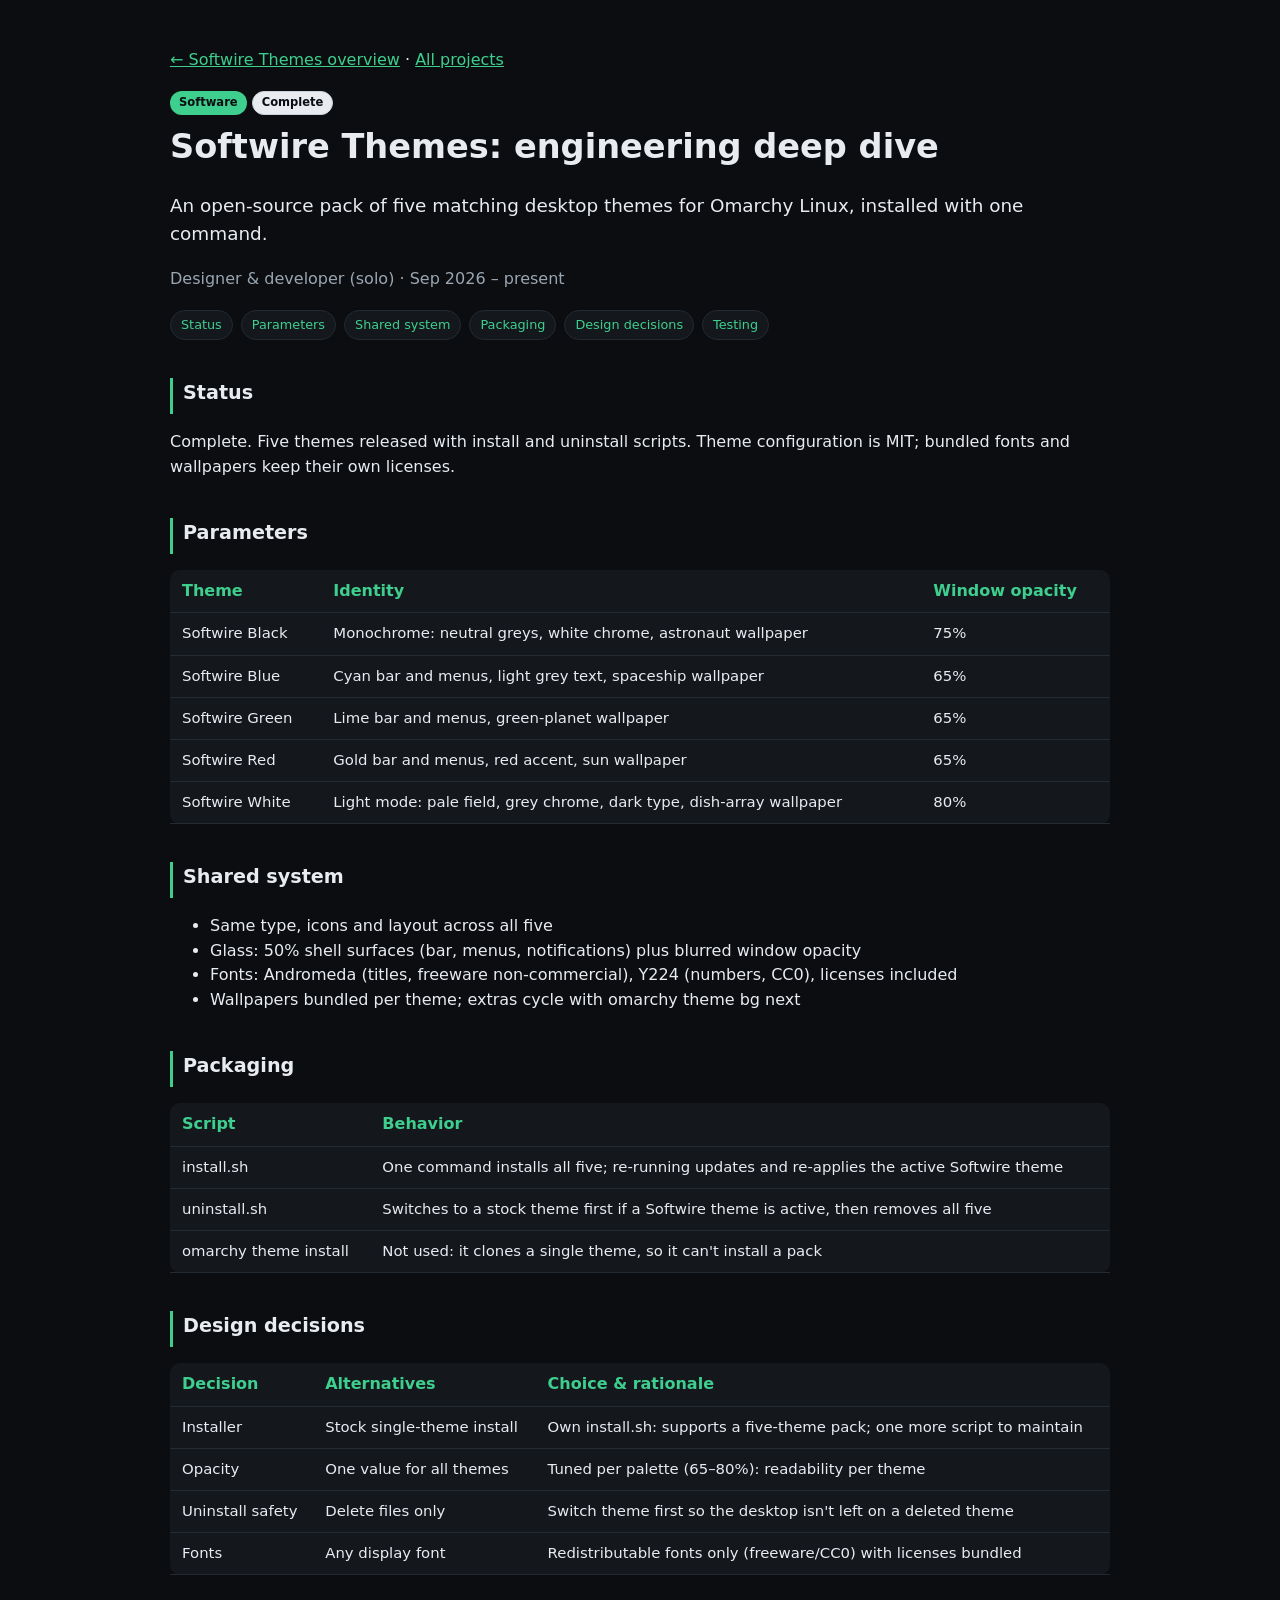
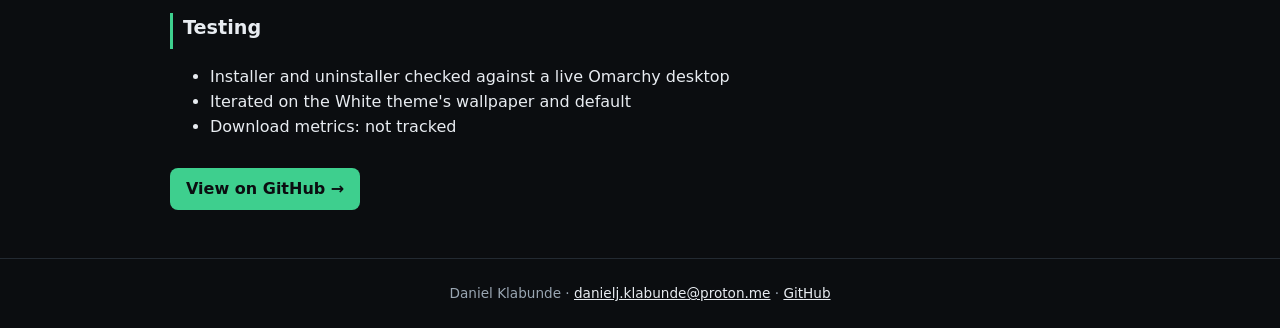
<file: projects/softwire/details/index.html>
<!doctype html><html lang="en"><head><meta charset="utf-8"><meta name="viewport" content="width=device-width,initial-scale=1,viewport-fit=cover">
<title>Softwire Themes deep dive · Daniel Klabunde</title><link rel="stylesheet" href="../../../style.css?v=202611210230"></head><body class="cat-software"><main><p class="navline"><a href="../">← Softwire Themes overview</a><span class="sep"> · </span><a href="../../../">All projects</a></p><header><span class="cat">Software</span> <span class="badge done">Complete</span><h1>Softwire Themes: engineering deep dive</h1><p class="lead">An open-source pack of five matching desktop themes for Omarchy Linux, installed with one command.</p><p class="muted">Designer &amp; developer (solo) · Sep 2026 – present</p></header><nav class="toc"><a href="#status">Status</a><a href="#parameters">Parameters</a><a href="#shared">Shared system</a><a href="#packaging">Packaging</a><a href="#design">Design decisions</a><a href="#testing">Testing</a></nav><h2 id="status">Status</h2><p>Complete. Five themes released with install and uninstall scripts. Theme configuration is MIT; bundled fonts and wallpapers keep their own licenses.</p><h2 id="parameters">Parameters</h2><div class="tw"><table><tr><th>Theme</th><th>Identity</th><th>Window opacity</th></tr><tr><td>Softwire Black</td><td>Monochrome: neutral greys, white chrome, astronaut wallpaper</td><td>75%</td></tr><tr><td>Softwire Blue</td><td>Cyan bar and menus, light grey text, spaceship wallpaper</td><td>65%</td></tr><tr><td>Softwire Green</td><td>Lime bar and menus, green-planet wallpaper</td><td>65%</td></tr><tr><td>Softwire Red</td><td>Gold bar and menus, red accent, sun wallpaper</td><td>65%</td></tr><tr><td>Softwire White</td><td>Light mode: pale field, grey chrome, dark type, dish-array wallpaper</td><td>80%</td></tr></table></div><h2 id="shared">Shared system</h2><ul><li>Same type, icons and layout across all five</li><li>Glass: 50% shell surfaces (bar, menus, notifications) plus blurred window opacity</li><li>Fonts: Andromeda (titles, freeware non-commercial), Y224 (numbers, CC0), licenses included</li><li>Wallpapers bundled per theme; extras cycle with omarchy theme bg next</li></ul><h2 id="packaging">Packaging</h2><div class="tw"><table><tr><th>Script</th><th>Behavior</th></tr><tr><td>install.sh</td><td>One command installs all five; re-running updates and re-applies the active Softwire theme</td></tr><tr><td>uninstall.sh</td><td>Switches to a stock theme first if a Softwire theme is active, then removes all five</td></tr><tr><td>omarchy theme install</td><td>Not used: it clones a single theme, so it can&#x27;t install a pack</td></tr></table></div><h2 id="design">Design decisions</h2><div class="tw"><table><tr><th>Decision</th><th>Alternatives</th><th>Choice &amp; rationale</th></tr><tr><td>Installer</td><td>Stock single-theme install</td><td>Own install.sh: supports a five-theme pack; one more script to maintain</td></tr><tr><td>Opacity</td><td>One value for all themes</td><td>Tuned per palette (65–80%): readability per theme</td></tr><tr><td>Uninstall safety</td><td>Delete files only</td><td>Switch theme first so the desktop isn&#x27;t left on a deleted theme</td></tr><tr><td>Fonts</td><td>Any display font</td><td>Redistributable fonts only (freeware/CC0) with licenses bundled</td></tr></table></div><h2 id="testing">Testing</h2><ul><li>Installer and uninstaller checked against a live Omarchy desktop</li><li>Iterated on the White theme&#x27;s wallpaper and default</li><li>Download metrics: not tracked</li></ul><p><a class="btn" href="https://github.com/Pillartheman1/omarchy-softwire-themes">View on GitHub →</a></p></main>
<footer><span class="who">Daniel Klabunde</span><span class="sep"> · </span><a href="mailto:danielj.klabunde@proton.me">danielj.klabunde@proton.me</a><span class="sep"> · </span><a href="https://github.com/Pillartheman1">GitHub</a></footer></body></html>
</file>
<file: style.css>
:root{--bg:#0b0d10;--card:#14181d;--fg:#e8ecf1;--line:#232a32;--mut:#9aa6b2;--acc:#8fb3ff}
.cat-ai{--acc:#ff8a3d}.cat-mechanical{--acc:#ff5d5d}.cat-electrical{--acc:#4da3ff}.cat-software{--acc:#3ecf8e}
*{box-sizing:border-box}body{margin:0;font:16px/1.55 system-ui,-apple-system,Segoe UI,Roboto,sans-serif;color:var(--fg);background:var(--bg)}
main{max-width:980px;margin:auto;padding:32px 20px}a{color:var(--acc)}h1{margin:.2em 0;font-size:2.1rem}
h2{margin-top:2em;font-size:1.2rem;border-bottom:1px solid var(--line);padding-bottom:6px}body[class*=cat-] h2{border-left:3px solid var(--acc);padding-left:10px;border-bottom:0}
h4{margin:0 0 4px;font-size:.75rem;text-transform:uppercase;letter-spacing:.08em;color:var(--acc)}.muted{color:var(--mut)}.lead{font-size:1.15rem}
.hero p{max-width:640px}.grid{display:grid;grid-template-columns:repeat(auto-fill,minmax(280px,1fr));gap:18px}
.card{background:var(--card);border:1px solid var(--line);border-top:3px solid var(--acc);border-radius:12px;overflow:hidden;text-decoration:none;color:inherit;transition:transform .15s,box-shadow .15s}
.card:hover{transform:translateY(-3px);box-shadow:0 6px 24px -8px var(--acc)}
.card img{width:100%;aspect-ratio:16/9;object-fit:cover;display:block}.cb{padding:14px 16px}.cb h3{margin:8px 0 2px}.cb p{margin:0 0 8px;color:var(--mut)}
.badge{display:inline-block;font-size:.72rem;font-weight:600;padding:2px 9px;border-radius:99px;border:1px solid #c9d1da;color:#e8ecf1}.done{background:#e8ecf1;color:#0b0d10}
.badge.paused{color:var(--mut);border-style:dashed;border-color:var(--line)}
.cat{display:inline-block;font-size:.72rem;font-weight:700;padding:3px 9px;border-radius:99px;background:var(--acc);color:#0b0d10}
.tags{list-style:none;padding:0;margin:6px 0;display:flex;flex-wrap:wrap;gap:6px}.tags li{font-size:.75rem;color:var(--acc);border:1px solid color-mix(in srgb,var(--acc) 45%,transparent);background:color-mix(in srgb,var(--acc) 10%,transparent);padding:1px 8px;border-radius:6px}
.legend{list-style:none;padding:0;margin:0 0 14px;display:flex;gap:16px;flex-wrap:wrap;font-size:.85rem;color:var(--mut)}.legend i{display:inline-block;width:10px;height:10px;border-radius:50%;background:var(--acc);margin-right:6px}
.glance,.star{display:grid;grid-template-columns:repeat(auto-fit,minmax(220px,1fr));gap:14px}.glance>div,.st{background:var(--card);border:1px solid var(--line);border-radius:10px;padding:14px}
.glance ul,.st ul{margin:0;padding-left:18px}.st p,.glance p{margin:0}.tw{overflow-x:auto}table{border-collapse:collapse;width:100%;background:var(--card);border-radius:10px}td,th{padding:9px 12px;text-align:left;border-bottom:1px solid var(--line);vertical-align:top}th{color:var(--acc)}
.media{display:grid;grid-template-columns:repeat(auto-fill,minmax(280px,1fr));gap:14px}figure{margin:0;background:var(--card);border:1px solid var(--line);border-radius:10px;overflow:hidden}figure.demo{margin-bottom:2em}figure img,figure video{width:100%;display:block;background:#000;max-height:360px;object-fit:contain}figcaption{padding:8px 12px;font-size:.85rem;color:var(--mut)}
.btn{display:inline-block;background:var(--acc);color:#0b0d10;font-weight:600;padding:9px 16px;border-radius:8px;text-decoration:none;margin-top:12px}
footer{text-align:center;color:var(--mut);font-size:.85rem;padding:24px;border-top:1px solid var(--line)}footer a{color:var(--fg)}

.cols{display:grid;grid-template-columns:repeat(4,minmax(0,1fr));gap:16px;align-items:start}.col{display:flex;flex-direction:column;gap:14px}.colh{margin:0;padding:8px 2px;font-size:.95rem;color:var(--acc);border-bottom:2px solid var(--acc)}.colh i{display:inline-block;width:10px;height:10px;border-radius:50%;background:var(--acc);margin-right:8px}.empty{color:var(--mut);font-size:.85rem;border:1px dashed var(--line);border-radius:12px;padding:18px;text-align:center;margin:0}
@media(max-width:1000px){.cols{grid-template-columns:repeat(2,minmax(0,1fr))}}@media(max-width:600px){.cols{grid-template-columns:1fr}}
body:not([class*=cat-]) main{max-width:1240px}
.toc{display:flex;flex-wrap:wrap;gap:8px;margin:18px 0}.toc a{font-size:.8rem;text-decoration:none;border:1px solid var(--line);background:var(--card);padding:4px 10px;border-radius:99px}
.note{color:var(--mut);font-size:.9rem;border-left:3px solid var(--acc);padding:4px 10px;background:var(--card)}
.subs{display:grid;grid-template-columns:repeat(auto-fit,minmax(260px,1fr));gap:14px}.subs h3{margin:0 0 6px;font-size:1rem;color:var(--acc)}.subs ul{padding-left:18px;margin:0}
td{font-size:.93rem}

.prompt{background:var(--card);border:1px solid var(--line);border-left:3px solid var(--acc);border-radius:10px;padding:14px 16px;margin:12px 0 0}
.prompt p{margin:12px 0}
pre.prompt{white-space:pre-wrap;font:inherit;line-height:1.55;overflow-wrap:anywhere}
.prompt.hist{border-left-color:var(--mut)}
.prompt.binding{border-left-style:dashed}
code{overflow-wrap:anywhere}
.runs{display:flex;flex-direction:column;gap:4px;margin-top:12px}
.run{position:relative;margin-left:6px;padding:0 0 22px 22px;border-left:2px solid var(--line)}
.run::before{content:"";position:absolute;left:-7px;top:22px;width:12px;height:12px;border-radius:50%;background:var(--acc);box-shadow:0 0 0 3px var(--bg)}
.run-card{background:var(--card);border:1px solid var(--line);border-top:3px solid var(--acc);border-radius:12px;padding:16px}
.run-card h3{margin:0 8px 0 0;font-size:1.15rem;display:inline}
.run-top{display:grid;grid-template-columns:minmax(0,1.15fr) minmax(240px,.9fr);gap:16px;align-items:start;margin-top:12px}
.run figure{margin:0}
.run figure video{width:100%;height:auto;max-height:none;object-fit:contain;background:#000}
.run dl{display:grid;grid-template-columns:7.5rem 1fr;gap:6px 10px;margin:0 0 12px;font-size:.92rem}
.run dt{color:var(--mut)}
.run dd{margin:0}
.metrics{display:flex;flex-wrap:wrap;gap:8px;margin:0 0 8px}
.score{display:inline-block;font-size:.72rem;font-weight:700;letter-spacing:.04em;text-transform:uppercase;padding:2px 8px;border-radius:99px;border:1px solid var(--line);white-space:nowrap}
.score.yes{color:#b6f0d2;background:color-mix(in srgb,#3ecf8e 16%,transparent);border-color:color-mix(in srgb,#3ecf8e 45%,transparent)}
.score.partial{color:#ffc49a;background:color-mix(in srgb,var(--acc) 16%,transparent);border-color:color-mix(in srgb,var(--acc) 50%,transparent)}
.score.no{color:#ffb4b4;background:color-mix(in srgb,#ff5d5d 16%,transparent);border-color:color-mix(in srgb,#ff5d5d 50%,transparent)}
.score.unchecked{color:var(--mut);background:transparent}
.score.craft{color:var(--acc);background:color-mix(in srgb,var(--acc) 12%,transparent);border-color:color-mix(in srgb,var(--acc) 45%,transparent);text-transform:none;letter-spacing:0;font-size:.8rem}
.craft{list-style:none;display:grid;grid-template-columns:1fr 1fr;gap:8px;margin:0;padding:0}
.craft li{background:var(--bg);border:1px solid var(--line);border-radius:8px;padding:8px 10px}
.craft b{display:block;font-size:1.35rem;line-height:1.1;color:var(--acc)}
.craft span{font-size:.78rem;color:var(--mut)}
table.sheet tr.group th{font-size:.75rem;letter-spacing:.06em;text-transform:uppercase;background:#10141a}
table.sheet td.num{width:2.4rem;color:var(--mut);font-variant-numeric:tabular-nums}
table.sheet td.mark{width:7rem}
.run-empty::before{background:transparent;border:2px solid var(--mut);width:8px;height:8px;left:-6px;box-shadow:0 0 0 3px var(--bg)}
.run-empty .run-card{border-top-color:var(--line)}
.run-empty h3{display:block;margin:0 0 6px}
.retired .run::before{background:var(--mut)}
.retired .run-card{border-top-color:var(--mut)}
h2.hist{border-left-color:var(--mut)}
.badge.hist{color:var(--mut);border-color:var(--line)}
.badge.textonly{color:var(--acc);border-color:color-mix(in srgb,var(--acc) 55%,transparent)}
.badge.ref{color:#ffc49a;border-style:dashed;border-color:color-mix(in srgb,var(--acc) 70%,transparent)}
.badge.previs{color:#e8ecf1;border-style:dashed;border-color:var(--mut)}
.badge.fail{color:#ffb4b4;border-color:color-mix(in srgb,#ff5d5d 65%,transparent)}
.compare .run::before{background:transparent;border:2px solid var(--mut);width:8px;height:8px;left:-6px}
.compare .run-card{border-top-style:dashed;border-top-color:var(--mut)}
.previs-banner{font-weight:700;letter-spacing:.02em}
.run h4{margin:16px 0 6px}
@media(max-width:800px){.run-top{grid-template-columns:1fr}.run dl{grid-template-columns:1fr;gap:2px}.run dd{margin-bottom:8px}}

/* Phone layout (about 360–480px). Everything above is unchanged. */
@media(max-width:480px){
  html{-webkit-text-size-adjust:100%;text-size-adjust:100%}
  body{overflow-wrap:break-word}
  main{padding:28px max(16px,env(safe-area-inset-right,0px)) 40px max(16px,env(safe-area-inset-left,0px))}
  h1{line-height:1.15}
  h2,h3,[id]{scroll-margin-top:16px}
  h2{line-height:1.3}
  p,li{overflow-wrap:break-word}
  .hero p{max-width:none}

  .navline{display:flex;flex-direction:column;align-items:stretch;gap:8px;margin:0 0 18px}
  .navline .sep{display:none}
  .navline a{display:flex;align-items:center;min-height:44px;padding:0 14px;border:1px solid var(--line);border-radius:10px;background:var(--card);text-decoration:none;font-weight:600}
  .toc{gap:8px;margin:4px 0 20px}
  .toc a{display:inline-flex;align-items:center;min-height:44px;padding:0 14px;font-size:.9rem}
  .btn{display:flex;width:100%;box-sizing:border-box;min-height:48px;margin-top:0;padding:12px 16px;align-items:center;justify-content:center}
  p:has(> .btn){margin:10px 0}
  main li > a{display:flex;align-items:center;min-height:44px}
  a:focus-visible{outline:2px solid var(--acc);outline-offset:2px}

  .cols{gap:32px}
  .col{gap:16px}
  .colh{font-size:1.05rem;padding:0 2px 8px}
  .badge,.cat{max-width:100%;white-space:normal;overflow-wrap:anywhere;line-height:1.35}
  .tags{gap:8px}
  .tags li{padding:4px 8px;line-height:1.35}
  .card:hover{transform:none;box-shadow:none}

  .grid,.media,.subs,.glance,.star{grid-template-columns:minmax(0,1fr)}
  .craft{grid-template-columns:repeat(2,minmax(0,1fr))}
  .runs,.run,.run-card,.tw,figure,.demo,.col,.cols{min-width:0;max-width:100%}
  img,video,svg,canvas{max-width:100%;height:auto}
  .card img{width:100%;height:auto;aspect-ratio:16/9;object-fit:cover}
  figure img,figure video,.demo video,.run figure video{width:100%;max-width:100%;height:auto}

  .tw{max-width:100%;overflow-x:auto;-webkit-overflow-scrolling:touch}
  .tw table{table-layout:fixed;width:100%}
  .tw th,.tw td{padding:7px 5px;font-size:.94rem;overflow-wrap:break-word;word-break:normal;hyphens:manual}
  /* 4-column specs scroll inside the card. Each column stays wide enough to read. */
  .tw:has(tr>:nth-child(4)):not(:has(table.sheet)) table{width:27.5rem;min-width:27.5rem}
  table.sheet,table.sheet thead,table.sheet tbody,table.sheet tr,table.sheet th,table.sheet td{display:block;width:auto;min-width:0;max-width:none}
  table.sheet{table-layout:auto;background:transparent}
  table.sheet thead{display:none}
  table.sheet tr{padding:12px 0;border-bottom:1px solid var(--line)}
  table.sheet tr.group{padding:18px 0 2px;border-bottom:0}
  table.sheet tr.group th{background:transparent;border-left:3px solid var(--acc);padding:2px 0 2px 10px}
  table.sheet td,table.sheet th{border:0;padding:3px 0}
  table.sheet td.num,table.sheet td.mark{width:auto}
  table.sheet td.mark{padding-top:8px}
  pre,.prompt,code{max-width:100%}
  pre.prompt{overflow-x:auto}

  footer{display:flex;flex-direction:column;align-items:center;gap:0;padding:12px 18px calc(16px + env(safe-area-inset-bottom,0px))}
  footer .sep{display:none}
  footer .who{padding-top:6px}
  footer a{display:flex;align-items:center;justify-content:center;min-height:44px;padding:0 12px;text-align:center}
}
</file>
